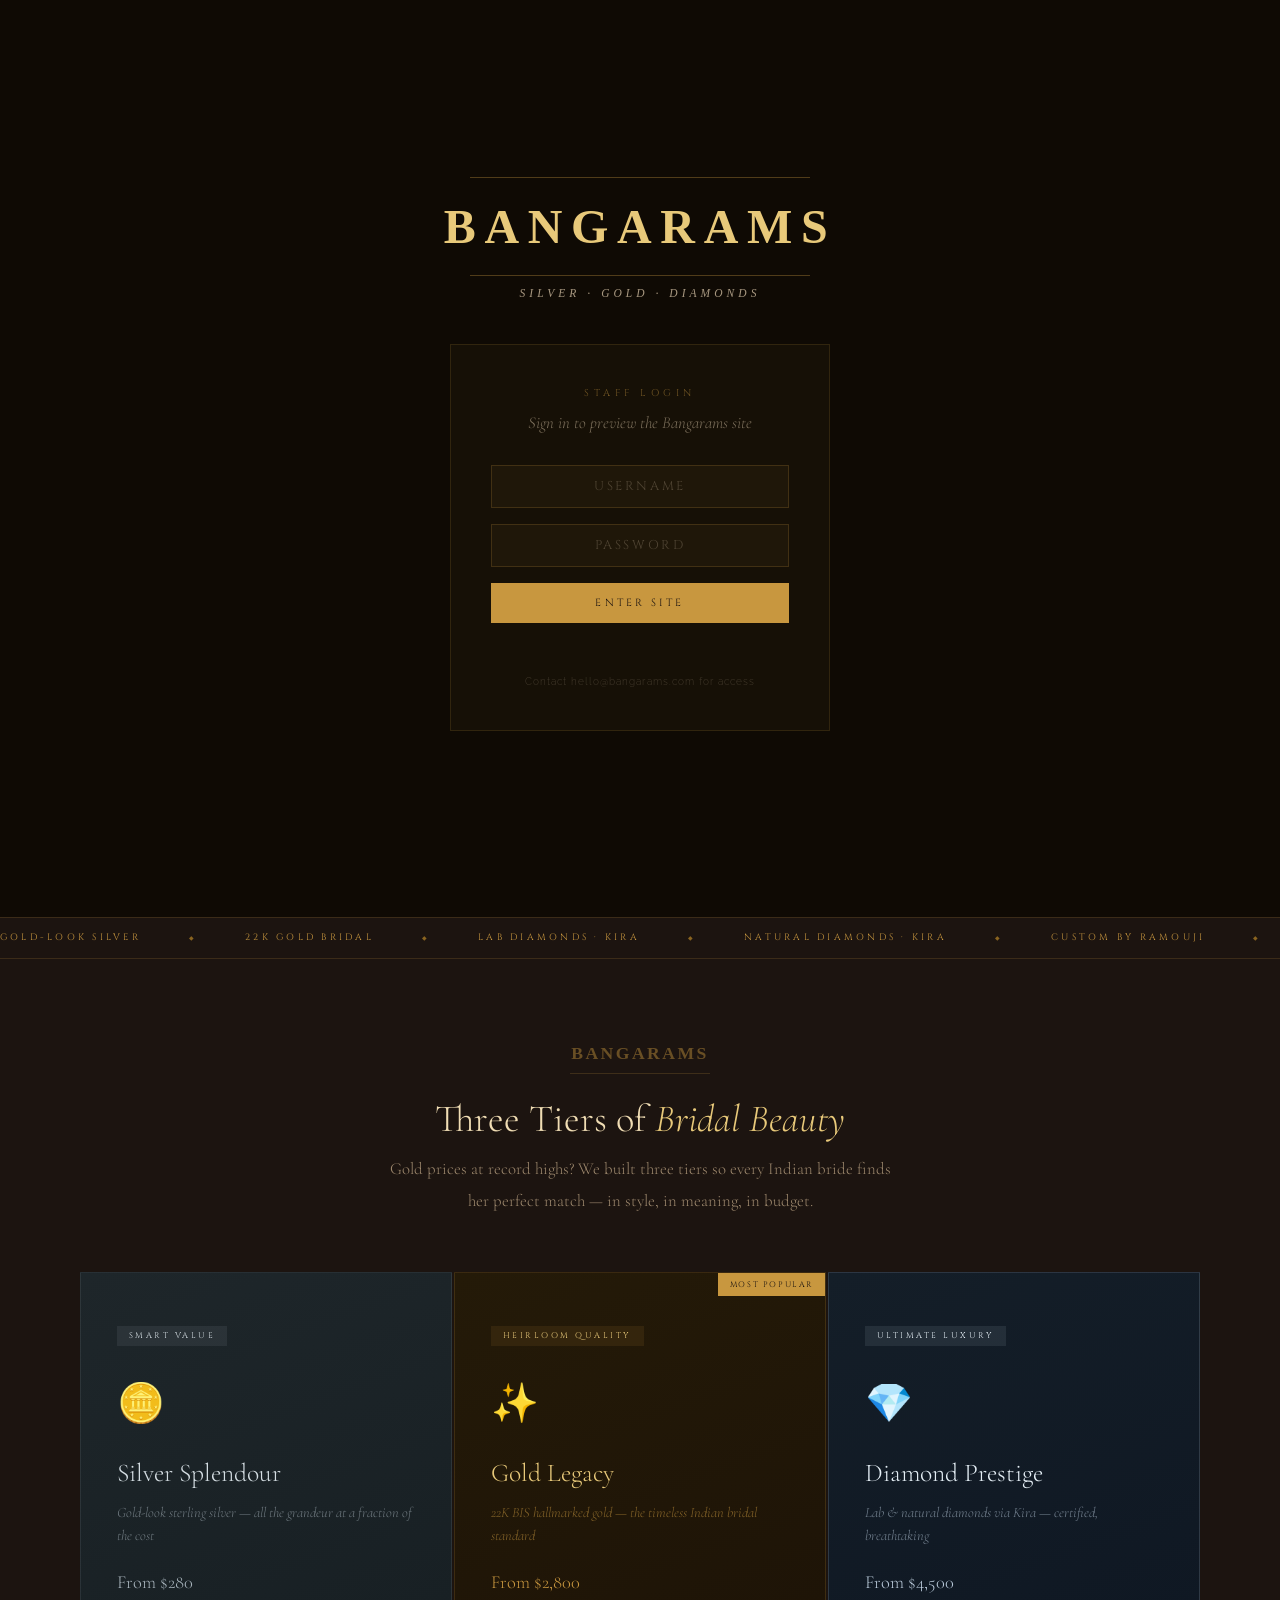
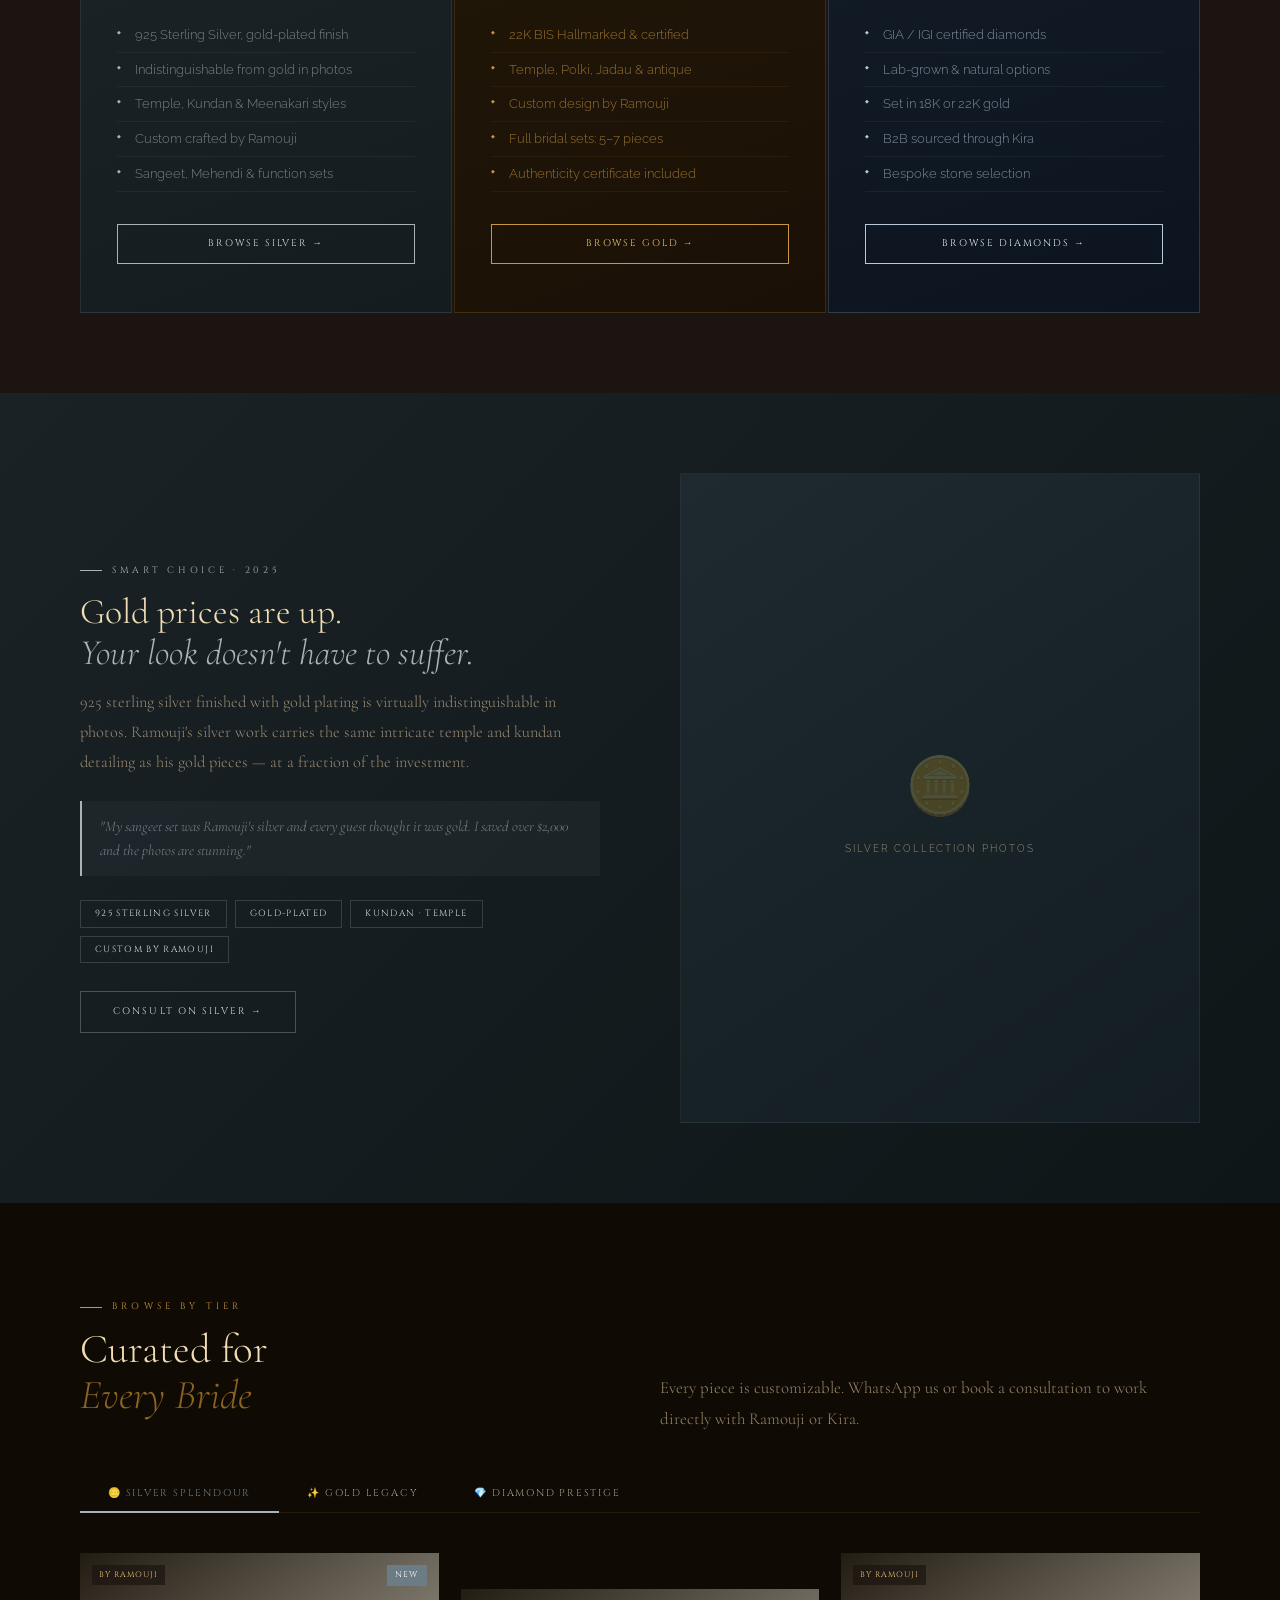
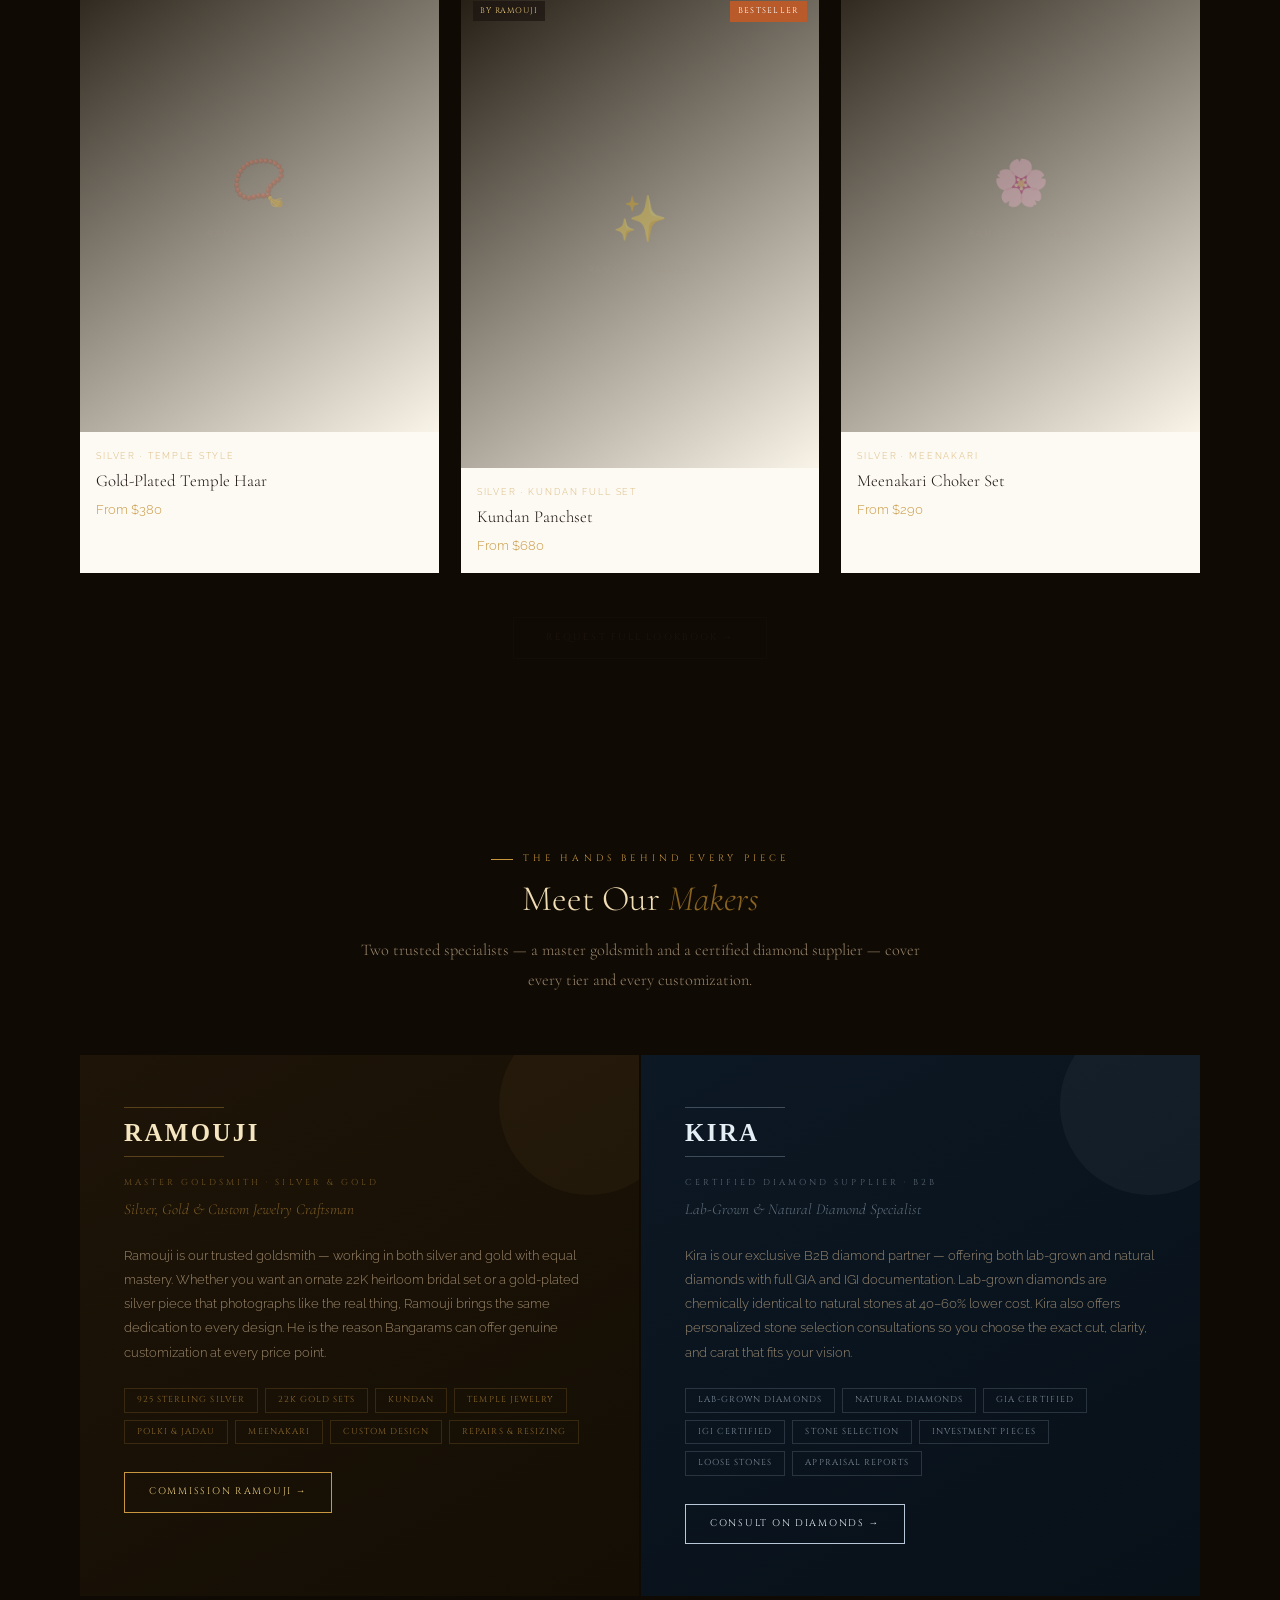
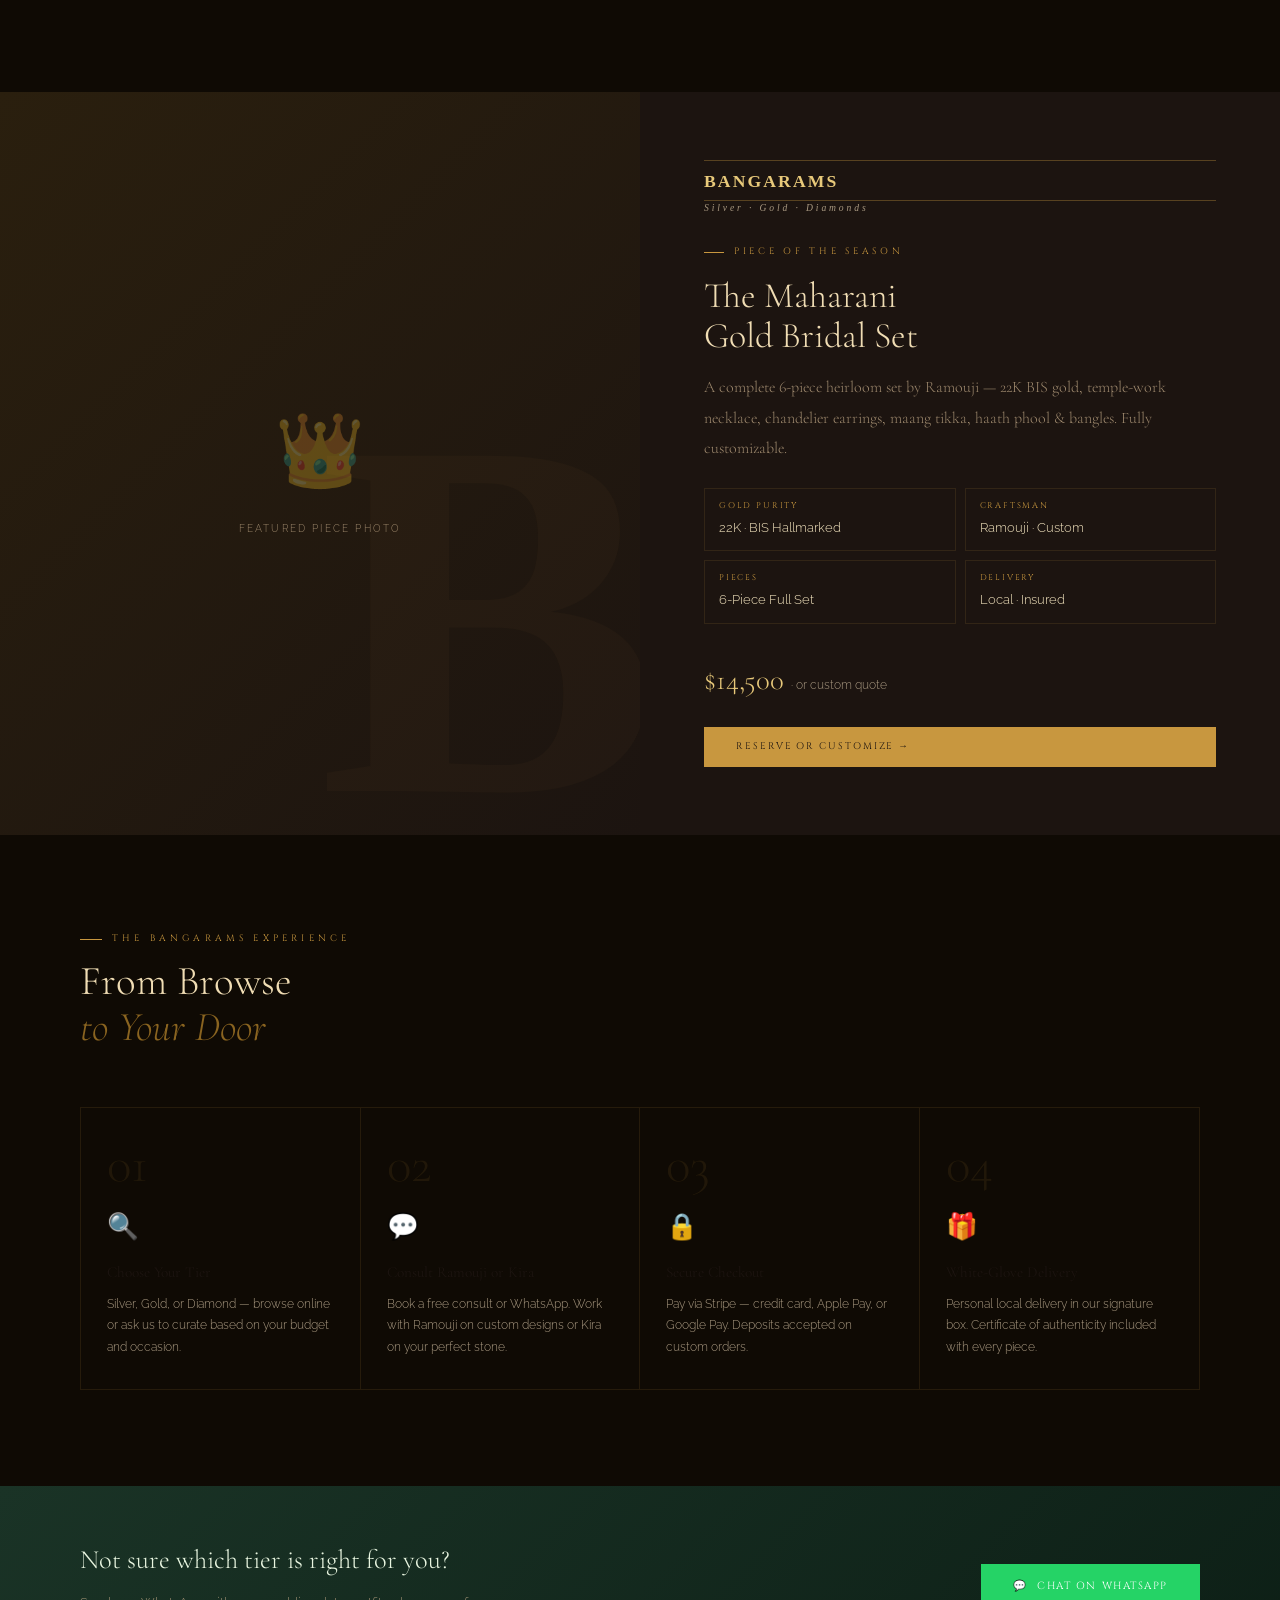
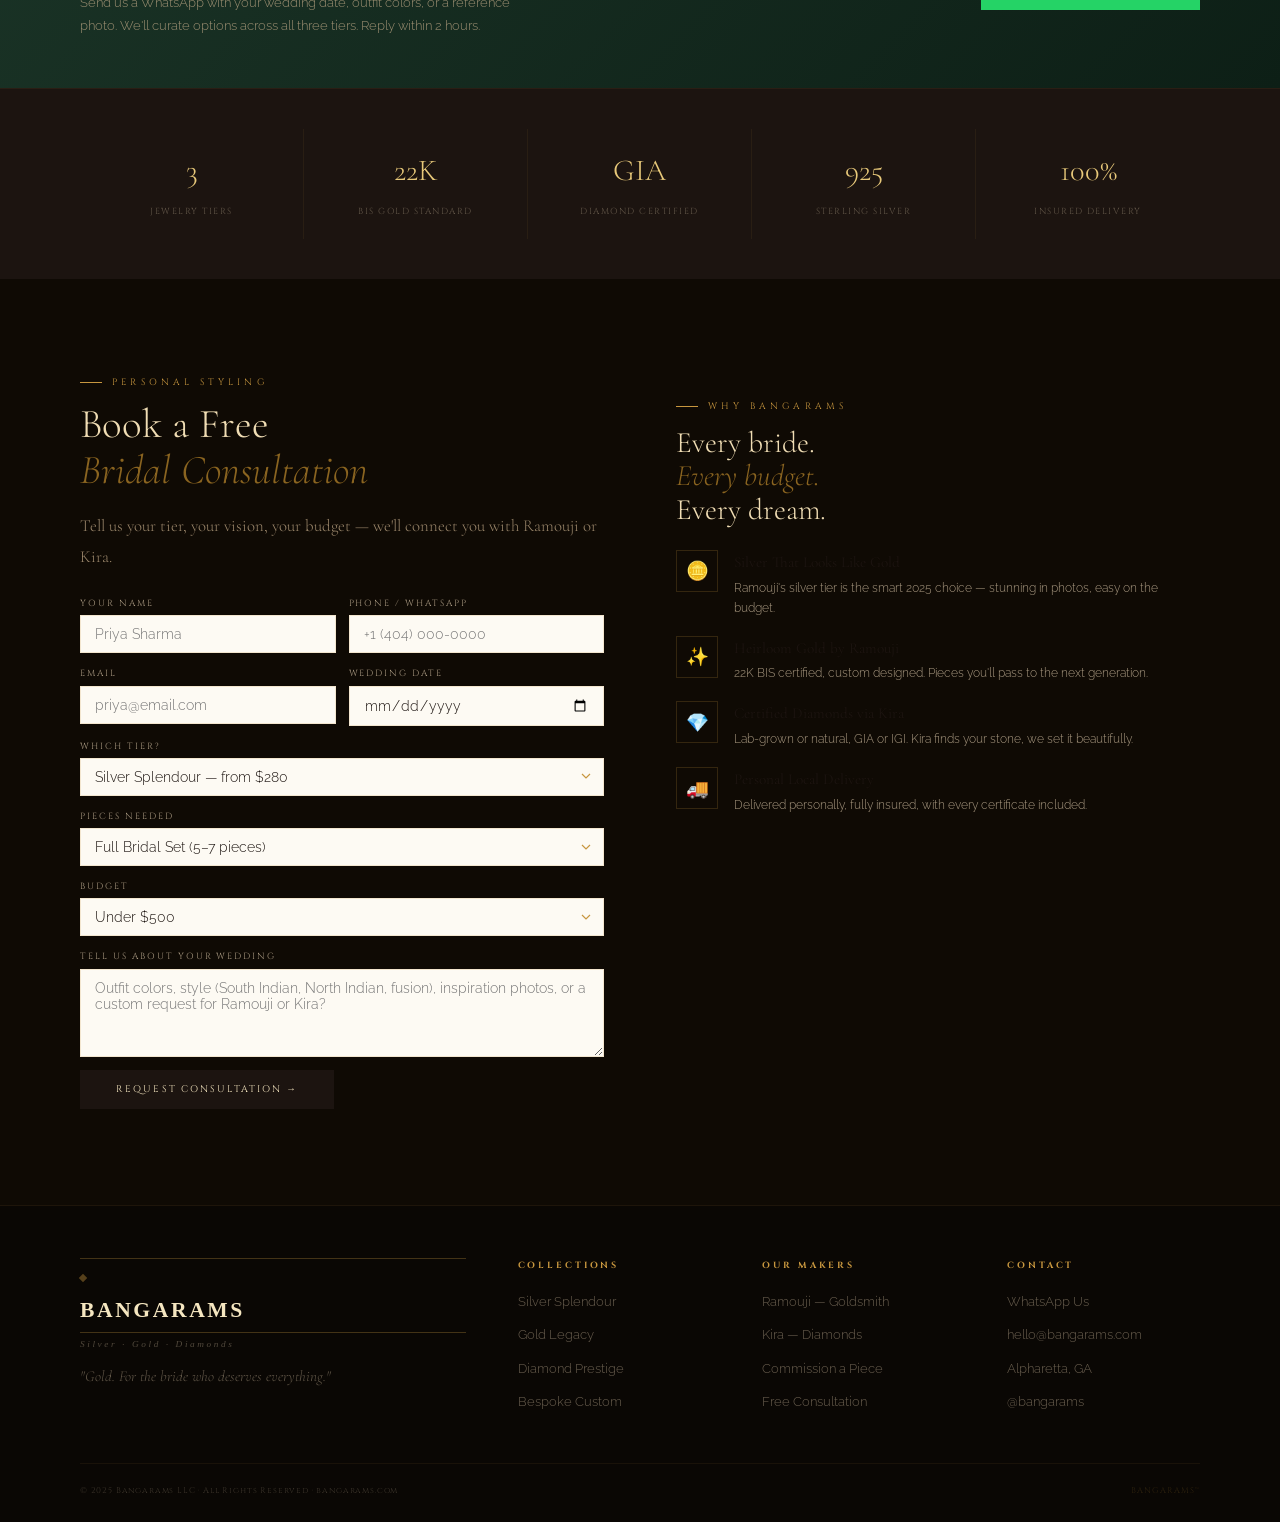
<file: index.html>
<!DOCTYPE html>
<html lang="en">
<head>
<meta charset="UTF-8">
<meta name="viewport" content="width=device-width, initial-scale=1.0">
<meta name="description" content="Bangarams — Exquisite Indian Bridal Jewelry. Silver, Gold & Diamonds. Curated by hand, delivered to your door. Serving Alpharetta, GA and beyond.">
<title>Bangarams — Indian Bridal Silver, Gold & Diamonds</title>
<link href="https://fonts.googleapis.com/css2?family=Cormorant+Garamond:ital,wght@0,300;0,400;0,600;1,400&family=Cinzel:wght@400;600;700&family=Raleway:wght@300;400;500&display=swap" rel="stylesheet">
<script src="theme.js"></script>
<link rel="stylesheet" href="theme.css">
<style>
/* ═══════════════════════════════════════
   PRIVATE REVIEW GATE
═══════════════════════════════════════ */
#preview-gate {
  position:fixed; inset:0; z-index:10000;
  background:#0F0A04;
  display:flex; flex-direction:column;
  align-items:center; justify-content:center;
  padding:40px;
}
#preview-gate.hidden { display:none; }

.gate-logo {
  margin-bottom:40px; text-align:center;
}
.gate-wordmark {
  font-family:'Palatino Linotype','Book Antiqua',Palatino,serif;
  font-size:clamp(1.8rem,5vw,3rem);
  font-weight:700; color:#E8C97A;
  letter-spacing:0.18em;
}
.gate-rule-top, .gate-rule-bot {
  width:100%; max-width:340px; height:1px;
  background:rgba(200,151,63,0.35); margin:8px auto;
}
.gate-tagline {
  font-family:'Palatino Linotype',Palatino,serif;
  font-size:0.72rem; color:#A89880;
  letter-spacing:0.35em; font-style:italic;
  text-align:center; margin-top:4px;
}

.gate-card {
  background:rgba(200,151,63,0.04);
  border:1px solid rgba(200,151,63,0.15);
  padding:40px; max-width:380px; width:100%;
  text-align:center;
}
.gate-title {
  font-family:'Cinzel',serif;
  font-size:0.62rem; letter-spacing:0.45em;
  text-transform:uppercase; color:rgba(200,151,63,0.5);
  margin-bottom:8px;
}
.gate-subtitle {
  font-family:'Cormorant Garamond',serif;
  font-style:italic; font-size:1.05rem;
  color:rgba(168,152,128,0.7); margin-bottom:28px;
  line-height:1.6;
}
.gate-input {
  width:100%; background:rgba(200,151,63,0.05);
  border:1px solid rgba(200,151,63,0.2);
  padding:12px 16px; color:#F5E6C0;
  font-family:'Cinzel',serif; font-size:0.8rem;
  letter-spacing:0.25em; text-align:center;
  outline:none; margin-bottom:16px;
  transition:border-color 0.3s;
}
.gate-input:focus { border-color:rgba(200,151,63,0.5); }
.gate-input::placeholder { color:rgba(168,152,128,0.35); letter-spacing:0.2em; }
.gate-btn {
  width:100%; background:var(--gold,#C8973F); color:#1C1410;
  border:none; padding:13px 24px;
  font-family:'Cinzel',serif; font-size:0.65rem;
  letter-spacing:0.3em; text-transform:uppercase;
  transition:background 0.3s; margin-bottom:12px;
}
.gate-btn:hover { background:#E8C97A; }
.gate-error {
  font-size:0.7rem; color:rgba(200,80,80,0.7);
  font-family:'Raleway',sans-serif; min-height:18px;
  letter-spacing:0.05em;
}
.gate-hint {
  margin-top:20px; font-size:0.65rem;
  color:rgba(168,152,128,0.3); letter-spacing:0.1em;
  font-family:'Raleway',sans-serif;
}

/* ═══════════════════════════════════════
   ROOT VARIABLES
═══════════════════════════════════════ */
:root {
  --gold:#C8973F; --gold-light:#E8C97A; --gold-pale:#F5E6C0; --gold-deep:#8A6420;
  --silver:#A8B4BC; --silver-light:#D4DDE2; --silver-deep:#6B7C85;
  --diamond:#B8C8D8; --diamond-ice:#E4EEF5;
  --ivory:#FDFAF3; --cream:#F7F0E0;
  --ink:#1C1410; --ink-soft:#3D2E1E; --ink-deep:#0F0A04;
  --navy:#080C18; --mist:#A89880;
}
*{margin:0;padding:0;box-sizing:border-box;}
html{scroll-behavior:smooth;}
body{background:var(--ivory);color:var(--ink);font-family:'Raleway',sans-serif;font-weight:300;font-size:15px;line-height:1.7;}

/* CURSOR — decorative accent dot; pointer/text cursors restored in theme.css */
#cursor{width:8px;height:8px;background:var(--gold);border-radius:50%;position:fixed;top:0;left:0;pointer-events:none;z-index:9999;transform:translate(-50%,-50%);transition:width .18s,height .18s,opacity .18s;opacity:.55;mix-blend-mode:multiply;}
#cursor.big{width:28px;height:28px;opacity:.2;}

/* ═══════════════════════════════════════
   LOGO COMPONENT (reusable)
═══════════════════════════════════════ */
.logo-mark {
  display:inline-flex; flex-direction:column;
  align-items:center; text-decoration:none;
  gap:0;
}
.logo-rule { height:1px; background:currentColor; opacity:0.45; width:100%; }
.logo-wordmark {
  font-family:'Palatino Linotype','Book Antiqua',Palatino,serif;
  font-weight:700; letter-spacing:0.12em;
}
.logo-tagline {
  font-family:'Palatino Linotype',Palatino,serif;
  font-style:italic; letter-spacing:0.28em;
}
.logo-diamond-tip {
  width:0; height:0; display:block; margin:0 auto;
}

/* NAV */
nav{position:fixed;top:0;left:0;right:0;z-index:100;display:flex;align-items:center;justify-content:space-between;padding:16px 48px;background:rgba(253,250,243,.95);backdrop-filter:blur(14px);border-bottom:1px solid rgba(200,151,63,.12);transition:padding .3s;}
nav.scrolled{padding:10px 48px;}
.nav-logo-wrap{text-decoration:none;display:flex;flex-direction:column;align-items:flex-start;gap:2px;}
.nav-logo-rule{height:0.5px;background:#C8973F;opacity:.5;width:100%;}
.nav-logo-text{font-family:'Palatino Linotype','Book Antiqua',Palatino,serif;font-size:1.25rem;font-weight:700;color:var(--ink);letter-spacing:.12em;}
.nav-logo-sub{font-family:'Palatino Linotype',serif;font-size:.52rem;color:var(--mist);letter-spacing:.3em;font-style:italic;}
.nav-links{display:flex;gap:28px;list-style:none;}
.nav-links a{font-size:.68rem;letter-spacing:.18em;text-transform:uppercase;color:var(--ink-soft);text-decoration:none;position:relative;padding-bottom:3px;}
.nav-links a::after{content:'';position:absolute;bottom:0;left:0;width:0;height:1px;background:var(--gold);transition:width .3s;}
.nav-links a:hover::after{width:100%;}
.nav-cta{background:var(--ink);color:var(--gold-pale);border:none;padding:9px 20px;font-family:'Cinzel',serif;font-size:.58rem;letter-spacing:.22em;text-transform:uppercase;text-decoration:none;transition:background .3s,color .3s;}
.nav-cta:hover{background:var(--gold);color:var(--ink);}
.hamburger{display:none;flex-direction:column;gap:5px;background:none;border:none;padding:4px;}
.hamburger span{display:block;width:22px;height:1.5px;background:var(--ink);}

/* MOBILE MENU */
.mobile-menu{display:none;position:fixed;inset:0;z-index:99;background:var(--ivory);flex-direction:column;align-items:center;justify-content:center;gap:28px;}
.mobile-menu.open{display:flex;}
.mobile-menu a{font-family:'Cormorant Garamond',serif;font-size:2rem;font-weight:300;color:var(--ink);text-decoration:none;}
.mobile-menu a:hover{color:var(--gold);}
.mobile-close{position:absolute;top:20px;right:28px;background:none;border:none;font-size:1.8rem;color:var(--ink);}

/* HERO */
.hero{min-height:100vh;display:grid;grid-template-columns:1fr 1fr;padding-top:72px;overflow:hidden;}
.hero-left{display:flex;flex-direction:column;justify-content:center;padding:80px 56px 80px 80px;z-index:2;}

/* HERO LOGO */
.hero-logo{margin-bottom:36px;}
.hero-logo-rule{height:0.6px;background:var(--gold);opacity:.5;width:100%;max-width:480px;}
.hero-logo-diamond{display:block;width:8px;height:8px;background:var(--gold);transform:rotate(45deg);margin:0 auto;opacity:.65;}
.hero-logo-text{font-family:'Palatino Linotype','Book Antiqua',Palatino,serif;font-size:clamp(2.4rem,4vw,4.2rem);font-weight:700;color:var(--ink);letter-spacing:.12em;line-height:1.05;text-align:left;}
.hero-logo-tagline{font-family:'Palatino Linotype',Palatino,serif;font-style:italic;font-size:.78rem;color:var(--mist);letter-spacing:.32em;text-align:left;margin-top:3px;}

.hero-eyebrow{font-family:'Cinzel',serif;font-size:.58rem;letter-spacing:.45em;text-transform:uppercase;color:var(--gold);opacity:.7;margin-bottom:20px;display:flex;align-items:center;gap:12px;}
.hero-eyebrow::before{content:'';display:block;width:28px;height:0.5px;background:var(--gold);}
.hero-title{font-family:'Cormorant Garamond',serif;font-size:clamp(2.6rem,4.5vw,5rem);font-weight:300;line-height:1.06;color:var(--ink);margin-bottom:22px;}
.hero-title em{font-style:italic;color:var(--gold-deep);}
.hero-desc{font-family:'Cormorant Garamond',serif;font-size:1.1rem;color:var(--mist);max-width:400px;margin-bottom:40px;line-height:1.85;}
.hero-actions{display:flex;gap:14px;flex-wrap:wrap;}
.btn-primary{background:var(--gold);color:var(--ink);padding:13px 32px;border:none;font-family:'Cinzel',serif;font-size:.6rem;letter-spacing:.22em;text-transform:uppercase;text-decoration:none;display:inline-block;transition:background .3s,transform .2s;}
.btn-primary:hover{background:var(--gold-deep);transform:translateY(-2px);}
.btn-outline{background:transparent;color:var(--ink);padding:12px 32px;border:1px solid rgba(28,20,16,.25);font-family:'Cinzel',serif;font-size:.6rem;letter-spacing:.22em;text-transform:uppercase;text-decoration:none;display:inline-block;transition:border-color .3s,color .3s;}
.btn-outline:hover{border-color:var(--gold);color:var(--gold);}
.hero-right{position:relative;overflow:hidden;background:linear-gradient(135deg,#E8C97A18,#C8973F0A);}
.hero-right::before{content:'B';position:absolute;bottom:-60px;right:-30px;font-family:'Palatino Linotype','Book Antiqua',Palatino,serif;font-size:32vw;font-weight:700;color:rgba(200,151,63,.04);line-height:1;pointer-events:none;}
.hero-img-ph{width:100%;height:100%;min-height:500px;display:flex;flex-direction:column;align-items:center;justify-content:center;gap:12px;color:var(--mist);}
.hero-img-ph .ph-icon{font-size:3.5rem;opacity:.3;}
.hero-img-ph p{font-size:.7rem;letter-spacing:.15em;text-transform:uppercase;opacity:.35;}
.hero-badge{position:absolute;bottom:36px;left:36px;background:var(--ink);color:var(--gold-pale);padding:16px 20px;font-size:.68rem;}
.hero-badge strong{display:block;font-family:'Cormorant Garamond',serif;font-size:1.2rem;color:var(--gold-light);font-weight:400;}

/* MARQUEE */
.marquee-strip{background:var(--ink);padding:12px 0;overflow:hidden;border-top:1px solid rgba(200,151,63,.18);border-bottom:1px solid rgba(200,151,63,.18);}
.marquee-inner{display:flex;gap:48px;width:max-content;animation:marquee 32s linear infinite;}
@keyframes marquee{from{transform:translateX(0)}to{transform:translateX(-50%)}}
.mi{font-family:'Cinzel',serif;font-size:.58rem;letter-spacing:.35em;text-transform:uppercase;color:var(--gold);white-space:nowrap;display:flex;align-items:center;gap:48px;}
.mi::after{content:'◆';color:var(--gold-deep);font-size:.38rem;}

/* SECTIONS */
section{padding:96px 80px;}
.stag{font-family:'Cinzel',serif;font-size:.58rem;letter-spacing:.45em;text-transform:uppercase;color:var(--gold);margin-bottom:12px;display:flex;align-items:center;gap:10px;}
.stag::before{content:'';display:block;width:22px;height:.5px;background:var(--gold);}
.sh{font-family:'Cormorant Garamond',serif;font-size:clamp(1.8rem,3.2vw,2.8rem);font-weight:300;line-height:1.12;color:var(--ink);margin-bottom:16px;}
.sh em{font-style:italic;color:var(--gold-deep);}
.sp{font-family:'Cormorant Garamond',serif;font-size:1.05rem;color:var(--mist);line-height:1.85;}

/* TIERS */
#tiers{background:var(--ink);padding:80px;}
.tiers-intro{text-align:center;margin-bottom:56px;}
.tiers-intro-logo{margin-bottom:24px;}
.tiers-intro h2{font-family:'Cormorant Garamond',serif;font-size:clamp(1.8rem,3vw,2.8rem);font-weight:300;color:var(--gold-pale);margin-bottom:12px;line-height:1.15;}
.tiers-intro p{color:rgba(168,152,128,.7);font-family:'Cormorant Garamond',serif;font-size:1.05rem;max-width:520px;margin:0 auto;line-height:1.85;}
.tiers-grid{display:grid;grid-template-columns:repeat(3,1fr);gap:2px;}
.tier{position:relative;padding:48px 36px;overflow:hidden;transition:background .4s;}
.tier-silver{background:linear-gradient(160deg,#1E262A,#141C20);border:1px solid rgba(168,180,188,.12);}
.tier-gold{background:linear-gradient(160deg,#241A08,#1A1006);border:1px solid rgba(200,151,63,.18);}
.tier-diamond{background:linear-gradient(160deg,#141E28,#0C1420);border:1px solid rgba(184,200,216,.18);}
.tier::after{content:'';position:absolute;inset:0;opacity:0;transition:opacity .4s;}
.tier-silver::after{background:radial-gradient(ellipse at 50% 0%,rgba(168,180,188,.07),transparent 65%);}
.tier-gold::after{background:radial-gradient(ellipse at 50% 0%,rgba(200,151,63,.09),transparent 65%);}
.tier-diamond::after{background:radial-gradient(ellipse at 50% 0%,rgba(184,200,216,.09),transparent 65%);}
.tier:hover::after{opacity:1;}
.tier-badge{display:inline-block;font-family:'Cinzel',serif;font-size:.52rem;letter-spacing:.3em;text-transform:uppercase;padding:3px 12px;margin-bottom:24px;}
.tier-silver .tier-badge{background:rgba(168,180,188,.1);color:var(--silver-light);}
.tier-gold .tier-badge{background:rgba(200,151,63,.1);color:var(--gold-light);}
.tier-diamond .tier-badge{background:rgba(184,200,216,.1);color:var(--diamond-ice);}
.tier-icon{font-size:2.4rem;margin-bottom:16px;display:block;}
.tier-name{font-family:'Cormorant Garamond',serif;font-size:1.6rem;font-weight:300;margin-bottom:6px;}
.tier-silver .tier-name{color:var(--silver-light);}
.tier-gold .tier-name{color:var(--gold-light);}
.tier-diamond .tier-name{color:var(--diamond-ice);}
.tier-subtitle{font-family:'Cormorant Garamond',serif;font-style:italic;font-size:.9rem;margin-bottom:20px;line-height:1.6;}
.tier-silver .tier-subtitle{color:rgba(168,180,188,.6);}
.tier-gold .tier-subtitle{color:rgba(200,151,63,.6);}
.tier-diamond .tier-subtitle{color:rgba(184,200,216,.6);}
.tier-price{font-family:'Cormorant Garamond',serif;font-size:1.15rem;margin-bottom:20px;}
.tier-silver .tier-price{color:var(--silver);}
.tier-gold .tier-price{color:var(--gold);}
.tier-diamond .tier-price{color:var(--diamond);}
.tier-features{list-style:none;margin-bottom:32px;}
.tier-features li{font-size:.8rem;padding:6px 0 6px 18px;position:relative;border-bottom:1px solid;}
.tier-silver .tier-features li{color:rgba(168,180,188,.65);border-color:rgba(168,180,188,.07);}
.tier-gold .tier-features li{color:rgba(200,151,63,.7);border-color:rgba(200,151,63,.07);}
.tier-diamond .tier-features li{color:rgba(184,200,216,.65);border-color:rgba(184,200,216,.07);}
.tier-features li::before{content:'◆';position:absolute;left:0;font-size:.32rem;top:10px;}
.tier-silver .tier-features li::before{color:var(--silver);}
.tier-gold .tier-features li::before{color:var(--gold);}
.tier-diamond .tier-features li::before{color:var(--diamond);}
.btn-tier{display:inline-block;width:100%;text-align:center;padding:11px 20px;border:1px solid;text-decoration:none;font-family:'Cinzel',serif;font-size:.6rem;letter-spacing:.2em;text-transform:uppercase;transition:background .3s,color .3s;}
.tier-silver .btn-tier{border-color:var(--silver);color:var(--silver-light);}
.tier-silver .btn-tier:hover{background:var(--silver);color:var(--ink);}
.tier-gold .btn-tier{border-color:var(--gold);color:var(--gold-light);}
.tier-gold .btn-tier:hover{background:var(--gold);color:var(--ink);}
.tier-diamond .btn-tier{border-color:var(--diamond);color:var(--diamond-ice);}
.tier-diamond .btn-tier:hover{background:var(--diamond);color:var(--ink);}
.tier-popular{position:absolute;top:0;right:0;background:var(--gold);color:var(--ink);font-family:'Cinzel',serif;font-size:.5rem;letter-spacing:.2em;text-transform:uppercase;padding:5px 12px;}

/* SILVER SPOTLIGHT */
#silver-spotlight{background:linear-gradient(135deg,#1A2226,#0E1618);padding:80px;display:grid;grid-template-columns:1fr 1fr;gap:80px;align-items:center;}
.silver-tag{font-family:'Cinzel',serif;font-size:.58rem;letter-spacing:.4em;text-transform:uppercase;color:var(--silver);margin-bottom:14px;display:flex;align-items:center;gap:10px;}
.silver-tag::before{content:'';display:block;width:22px;height:.5px;background:var(--silver);}
.silver-h{font-family:'Cormorant Garamond',serif;font-size:clamp(1.7rem,2.8vw,2.6rem);font-weight:300;color:var(--silver-light);line-height:1.12;margin-bottom:14px;}
.silver-h em{font-style:italic;color:var(--silver);}
.silver-desc{font-family:'Cormorant Garamond',serif;font-size:1.02rem;color:rgba(168,180,188,.65);line-height:1.85;margin-bottom:24px;}
.silver-note{background:rgba(168,180,188,.05);border-left:2px solid var(--silver);padding:14px 18px;margin-bottom:24px;font-family:'Cormorant Garamond',serif;font-style:italic;color:rgba(168,180,188,.65);font-size:.92rem;line-height:1.6;}
.silver-pills{display:flex;flex-wrap:wrap;gap:8px;margin-bottom:28px;}
.silver-pill{border:1px solid rgba(168,180,188,.22);color:var(--silver-light);padding:5px 14px;font-family:'Cinzel',serif;font-size:.56rem;letter-spacing:.15em;text-transform:uppercase;}
.silver-img{background:linear-gradient(145deg,#1E2A30,#131D22);border:1px solid rgba(168,180,188,.08);aspect-ratio:4/5;display:flex;align-items:center;justify-content:center;}
.silver-img-inner{text-align:center;color:rgba(168,180,188,.22);}
.silver-img-inner span{font-size:3.5rem;display:block;margin-bottom:8px;}
.silver-img-inner p{font-size:.62rem;letter-spacing:.2em;text-transform:uppercase;}

/* COLLECTIONS TABS */
#collections{background:var(--cream);}
.collections-intro{display:grid;grid-template-columns:1fr 1fr;gap:40px;align-items:end;margin-bottom:40px;}
.tab-bar{display:flex;gap:0;margin-bottom:40px;border-bottom:1px solid rgba(200,151,63,.12);}
.tab-btn{padding:12px 28px;border:none;background:transparent;font-family:'Cinzel',serif;font-size:.62rem;letter-spacing:.18em;text-transform:uppercase;color:var(--mist);position:relative;transition:color .3s;}
.tab-btn::after{content:'';position:absolute;bottom:-1px;left:0;right:0;height:2px;background:transparent;transition:background .3s;}
.tab-btn.active-silver{color:var(--silver-deep);}
.tab-btn.active-silver::after{background:var(--silver);}
.tab-btn.active-gold{color:var(--gold-deep);}
.tab-btn.active-gold::after{background:var(--gold);}
.tab-btn.active-diamond{color:#4A7A9A;}
.tab-btn.active-diamond::after{background:var(--diamond);}
.tab-panel{display:none;}
.tab-panel.active{display:block;}
.catalog-grid{display:grid;grid-template-columns:repeat(3,1fr);gap:22px;}
.catalog-card{background:var(--ivory);position:relative;overflow:hidden;transition:transform .4s;}
.catalog-card:hover{transform:translateY(-5px);}
.catalog-card:nth-child(2){margin-top:36px;}
.card-img{aspect-ratio:3/4;display:flex;flex-direction:column;align-items:center;justify-content:center;color:var(--mist);position:relative;overflow:hidden;}
.ci-silver{background:linear-gradient(145deg,#E8EDF0,#D0D8DC);}
.ci-gold{background:linear-gradient(145deg,var(--cream),#E8C97A1A);}
.ci-diamond{background:linear-gradient(145deg,#E4EEF5,#C8D8E8);}
.card-img-icon{font-size:2.8rem;opacity:.32;margin-bottom:6px;}
.card-img-label{font-size:.58rem;letter-spacing:.2em;text-transform:uppercase;opacity:.35;}
.card-img::after{content:'';position:absolute;inset:0;background:linear-gradient(to top,rgba(28,20,16,.5),transparent 50%);opacity:0;transition:opacity .3s;}
.catalog-card:hover .card-img::after{opacity:1;}
.card-overlay{position:absolute;bottom:0;left:0;right:0;padding:18px;transform:translateY(8px);opacity:0;transition:all .3s;z-index:2;}
.catalog-card:hover .card-overlay{transform:translateY(0);opacity:1;}
.card-overlay .btn-primary{padding:8px 20px;font-size:.58rem;}
.card-info{padding:16px;}
.card-cat{font-size:.58rem;letter-spacing:.2em;text-transform:uppercase;margin-bottom:4px;}
.cc-silver{color:var(--silver-deep);}
.cc-gold{color:var(--gold);}
.cc-diamond{color:#4A7A9A;}
.card-name{font-family:'Cormorant Garamond',serif;font-size:1.05rem;color:var(--ink);margin-bottom:3px;font-weight:300;}
.card-price{font-size:.8rem;color:var(--mist);}
.card-badge{position:absolute;top:12px;right:12px;color:#fff;font-family:'Cinzel',serif;font-size:.52rem;letter-spacing:.15em;text-transform:uppercase;padding:3px 8px;}
.cb-new{background:var(--silver-deep);}
.cb-hot{background:#B85A2A;}
.cb-sig{background:var(--gold-deep);}
.cb-lab{background:#3A6A8A;}
.cb-gia{background:#1A3A4A;}
.cb-bespoke{background:#2A4A5A;}
.maker-tag{position:absolute;top:12px;left:12px;background:rgba(28,20,16,.72);font-family:'Cinzel',serif;font-size:.5rem;letter-spacing:.12em;text-transform:uppercase;padding:3px 7px;}
.mt-gold{color:var(--gold-light);}
.mt-dia{color:var(--diamond-ice);}

/* ARTISANS */
#artisans{background:var(--ivory);padding:96px 80px;}
.artisans-intro{text-align:center;max-width:560px;margin:0 auto 60px;}
.artisans-intro p{color:var(--mist);font-family:'Cormorant Garamond',serif;font-size:1.02rem;line-height:1.85;margin-top:10px;}
.artisans-grid{display:grid;grid-template-columns:1fr 1fr;gap:2px;}
.artisan-card{padding:52px 44px;position:relative;overflow:hidden;}
.artisan-ramouji{background:linear-gradient(150deg,#1E1408,#140E04);}
.artisan-kira{background:linear-gradient(150deg,#0C1824,#081018);}
.artisan-card::before{content:'';position:absolute;top:-40px;right:-40px;width:180px;height:180px;border-radius:50%;opacity:.05;}
.artisan-ramouji::before{background:var(--gold);}
.artisan-kira::before{background:var(--diamond);}
/* Artisan logo mark */
.artisan-logo-mark{margin-bottom:20px;}
.artisan-logo-rule{height:.5px;width:100px;}
.artisan-ramouji .artisan-logo-rule{background:rgba(200,151,63,.35);}
.artisan-kira .artisan-logo-rule{background:rgba(184,200,216,.3);}
.artisan-logo-name{font-family:'Palatino Linotype','Book Antiqua',Palatino,serif;font-size:1.55rem;font-weight:700;letter-spacing:.1em;margin:4px 0 2px;}
.artisan-ramouji .artisan-logo-name{color:var(--gold-pale);}
.artisan-kira .artisan-logo-name{color:var(--diamond-ice);}
.artisan-label{font-family:'Cinzel',serif;font-size:.54rem;letter-spacing:.35em;text-transform:uppercase;margin-bottom:6px;}
.artisan-ramouji .artisan-label{color:rgba(200,151,63,.5);}
.artisan-kira .artisan-label{color:rgba(184,200,216,.45);}
.artisan-role{font-family:'Cormorant Garamond',serif;font-style:italic;font-size:.95rem;margin-bottom:20px;}
.artisan-ramouji .artisan-role{color:rgba(200,151,63,.55);}
.artisan-kira .artisan-role{color:rgba(184,200,216,.5);}
.artisan-desc{font-size:.84rem;line-height:1.8;margin-bottom:24px;}
.artisan-ramouji .artisan-desc{color:rgba(245,230,192,.55);}
.artisan-kira .artisan-desc{color:rgba(228,238,245,.5);}
.artisan-services{display:flex;flex-wrap:wrap;gap:7px;margin-bottom:28px;}
.artisan-service{font-family:'Cinzel',serif;font-size:.54rem;letter-spacing:.12em;text-transform:uppercase;padding:4px 12px;border:1px solid;}
.artisan-ramouji .artisan-service{border-color:rgba(200,151,63,.18);color:rgba(200,151,63,.65);}
.artisan-kira .artisan-service{border-color:rgba(184,200,216,.18);color:rgba(184,200,216,.65);}
.btn-artisan{display:inline-block;padding:11px 24px;border:1px solid;text-decoration:none;font-family:'Cinzel',serif;font-size:.6rem;letter-spacing:.18em;text-transform:uppercase;transition:background .3s,color .3s;}
.artisan-ramouji .btn-artisan{border-color:var(--gold);color:var(--gold-light);}
.artisan-ramouji .btn-artisan:hover{background:var(--gold);color:var(--ink);}
.artisan-kira .btn-artisan{border-color:var(--diamond);color:var(--diamond-ice);}
.artisan-kira .btn-artisan:hover{background:var(--diamond);color:var(--ink);}

/* FEATURED */
#featured{background:var(--ink);display:grid;grid-template-columns:1fr 1fr;gap:0;padding:0;}
.featured-img{background:linear-gradient(135deg,#2A1F0E,#1C1410);min-height:560px;display:flex;align-items:center;justify-content:center;position:relative;overflow:hidden;}
.featured-img::before{content:'B';position:absolute;bottom:-40px;right:-20px;font-family:'Palatino Linotype','Book Antiqua',Palatino,serif;font-size:40vw;font-weight:700;color:rgba(200,151,63,.03);line-height:1;pointer-events:none;}
.featured-img-inner{text-align:center;color:rgba(200,151,63,.28);z-index:1;position:relative;}
.featured-img-inner span{font-size:4.5rem;display:block;margin-bottom:10px;}
.featured-img-inner p{font-size:.62rem;letter-spacing:.22em;text-transform:uppercase;}
.featured-content{padding:68px 64px;display:flex;flex-direction:column;justify-content:center;}
.featured-logo-mark{margin-bottom:28px;}
.featured-logo-rule{height:.5px;background:rgba(200,151,63,.35);width:100%;}
.featured-logo-text{font-family:'Palatino Linotype','Book Antiqua',Palatino,serif;font-size:1.1rem;font-weight:700;color:var(--gold-light);letter-spacing:.12em;margin:6px 0 3px;}
.featured-logo-tag{font-family:'Palatino Linotype',Palatino,serif;font-style:italic;font-size:.6rem;color:var(--mist);letter-spacing:.3em;}
.featured-tag{font-family:'Cinzel',serif;font-size:.58rem;letter-spacing:.4em;text-transform:uppercase;color:var(--gold);margin-bottom:16px;display:flex;align-items:center;gap:10px;}
.featured-tag::before{content:'';display:block;width:20px;height:.5px;background:var(--gold);}
.featured-title{font-family:'Cormorant Garamond',serif;font-size:clamp(1.8rem,2.8vw,2.6rem);font-weight:300;color:var(--gold-pale);line-height:1.12;margin-bottom:16px;}
.featured-desc{font-family:'Cormorant Garamond',serif;font-size:1rem;color:rgba(168,152,128,.75);line-height:1.9;margin-bottom:24px;}
.featured-specs{display:grid;grid-template-columns:1fr 1fr;gap:9px;margin-bottom:32px;}
.spec{border:1px solid rgba(200,151,63,.13);padding:10px 14px;}
.spec-label{font-family:'Cinzel',serif;font-size:.52rem;letter-spacing:.22em;text-transform:uppercase;color:var(--gold);display:block;margin-bottom:2px;}
.spec-val{font-size:.82rem;color:var(--gold-pale);}
.featured-price{font-family:'Cormorant Garamond',serif;font-size:1.8rem;color:var(--gold-light);margin-bottom:22px;}
.featured-price span{font-size:.78rem;color:var(--mist);font-family:'Raleway',sans-serif;font-weight:300;}
.btn-gold{background:var(--gold);color:var(--ink);border:none;padding:12px 32px;font-family:'Cinzel',serif;font-size:.6rem;letter-spacing:.2em;text-transform:uppercase;text-decoration:none;display:inline-block;transition:background .3s;}
.btn-gold:hover{background:var(--gold-light);}

/* HOW */
#how{background:var(--ivory);}
.steps-grid{display:grid;grid-template-columns:repeat(4,1fr);gap:0;margin-top:56px;border:1px solid rgba(200,151,63,.12);}
.step{padding:32px 26px;border-right:1px solid rgba(200,151,63,.12);}
.step:last-child{border-right:none;}
.step-num{font-family:'Cormorant Garamond',serif;font-size:3.2rem;color:rgba(200,151,63,.1);line-height:1;margin-bottom:14px;font-weight:300;}
.step-icon{font-size:1.6rem;margin-bottom:12px;}
.step-title{font-family:'Cormorant Garamond',serif;font-size:.95rem;color:var(--ink);margin-bottom:7px;font-weight:400;}
.step-desc{font-size:.78rem;color:var(--mist);line-height:1.7;}

/* WA BANNER */
.wa-banner{background:linear-gradient(135deg,#1A3326,#0D1F16);padding:52px 80px;display:flex;align-items:center;justify-content:space-between;gap:40px;}
.wa-title{font-family:'Cormorant Garamond',serif;font-size:1.65rem;color:#E8F5E0;margin-bottom:8px;font-weight:300;}
.wa-desc{color:rgba(200,230,200,.55);font-size:.84rem;max-width:460px;line-height:1.7;}
.btn-wa{background:#25D366;color:#fff;border:none;padding:14px 32px;font-family:'Cinzel',serif;font-size:.65rem;letter-spacing:.15em;text-transform:uppercase;text-decoration:none;display:inline-flex;align-items:center;gap:9px;white-space:nowrap;flex-shrink:0;transition:background .3s,transform .2s;}
.btn-wa:hover{background:#1EBD56;transform:translateY(-2px);}

/* TRUST */
.trust-bar{background:var(--ink);padding:40px 80px;display:grid;grid-template-columns:repeat(5,1fr);gap:0;border-top:1px solid rgba(200,151,63,.08);}
.trust-item{text-align:center;padding:16px;border-right:1px solid rgba(200,151,63,.08);}
.trust-item:last-child{border-right:none;}
.trust-num{font-family:'Cormorant Garamond',serif;font-size:1.9rem;color:var(--gold-light);font-weight:300;display:block;}
.trust-label{font-family:'Cinzel',serif;font-size:.55rem;letter-spacing:.17em;text-transform:uppercase;color:rgba(168,152,128,.5);}

/* CONSULT */
#consult{background:var(--cream);display:grid;grid-template-columns:1fr 1fr;gap:72px;align-items:start;}
.consult-form{display:flex;flex-direction:column;gap:13px;margin-top:24px;}
.form-row{display:grid;grid-template-columns:1fr 1fr;gap:13px;}
.form-group{display:flex;flex-direction:column;gap:4px;}
.form-group label{font-family:'Cinzel',serif;font-size:.56rem;letter-spacing:.22em;text-transform:uppercase;color:var(--mist);}
.form-group input,.form-group select,.form-group textarea{background:var(--ivory);border:1px solid rgba(200,151,63,.2);padding:10px 14px;color:var(--ink);font-family:'Raleway',sans-serif;font-size:.85rem;font-weight:300;outline:none;transition:border-color .3s;}
.form-group input:focus,.form-group select:focus,.form-group textarea:focus{border-color:var(--gold);}
.form-group textarea{resize:vertical;min-height:88px;}
.form-group select{appearance:none;background-image:url("data:image/svg+xml,%3Csvg xmlns='http://www.w3.org/2000/svg' width='10' height='7'%3E%3Cpath d='M1 1l4 4 4-4' stroke='%23C8973F' stroke-width='1.2' fill='none'/%3E%3C/svg%3E");background-repeat:no-repeat;background-position:right 12px center;}
.form-submit{background:var(--ink);color:var(--gold-pale);border:none;padding:13px 36px;font-family:'Cinzel',serif;font-size:.6rem;letter-spacing:.22em;text-transform:uppercase;align-self:flex-start;transition:background .3s;}
.form-submit:hover{background:var(--gold);color:var(--ink);}
.consult-right{padding-top:24px;}
.consult-features{display:flex;flex-direction:column;gap:18px;margin-top:24px;}
.cf-item{display:flex;gap:16px;align-items:flex-start;}
.cf-icon{width:42px;height:42px;flex-shrink:0;border:1px solid rgba(200,151,63,.2);display:flex;align-items:center;justify-content:center;font-size:1.15rem;}
.cf-title{font-family:'Cormorant Garamond',serif;font-size:.95rem;color:var(--ink);margin-bottom:2px;font-weight:400;}
.cf-desc{font-size:.78rem;color:var(--mist);line-height:1.6;}

/* FOOTER */
footer{background:var(--ink);padding:52px 80px 24px;border-top:1px solid rgba(200,151,63,.08);}
.footer-top{display:grid;grid-template-columns:2fr 1fr 1fr 1fr;gap:52px;margin-bottom:40px;}

/* Footer logo */
.footer-logo-wrap{margin-bottom:12px;}
.footer-logo-rule{height:.5px;background:rgba(200,151,63,.3);margin-bottom:4px;width:100%;}
.footer-logo-rule-bot{margin-top:4px;}
.footer-logo-text{font-family:'Palatino Linotype','Book Antiqua',Palatino,serif;font-size:1.35rem;font-weight:700;color:var(--gold-pale);letter-spacing:.12em;}
.footer-logo-tag{font-family:'Palatino Linotype',Palatino,serif;font-style:italic;font-size:.58rem;color:rgba(168,152,128,.45);letter-spacing:.28em;}
.footer-tagline{font-family:'Cormorant Garamond',serif;font-style:italic;font-size:.95rem;color:rgba(168,152,128,.55);line-height:1.7;}
.footer-col h4{font-family:'Cinzel',serif;font-size:.56rem;letter-spacing:.32em;text-transform:uppercase;color:var(--gold);margin-bottom:16px;}
.footer-col ul{list-style:none;}
.footer-col li{margin-bottom:8px;}
.footer-col a{color:rgba(168,152,128,.6);text-decoration:none;font-size:.8rem;transition:color .3s;}
.footer-col a:hover{color:var(--gold-light);}
.footer-bottom{border-top:1px solid rgba(200,151,63,.08);padding-top:20px;display:flex;justify-content:space-between;align-items:center;}
.footer-copy{font-family:'Cinzel',serif;font-size:.52rem;color:rgba(168,152,128,.3);letter-spacing:.1em;}
.footer-tm{font-family:'Cinzel',serif;font-size:.52rem;color:rgba(200,151,63,.18);letter-spacing:.12em;}

/* MODAL */
.modal-overlay{display:none;position:fixed;inset:0;z-index:200;background:rgba(28,20,16,.88);backdrop-filter:blur(5px);align-items:center;justify-content:center;padding:20px;}
.modal-overlay.open{display:flex;}
.modal{background:var(--ivory);max-width:520px;width:100%;padding:40px;position:relative;max-height:90vh;overflow-y:auto;}
.modal-close{position:absolute;top:12px;right:16px;background:none;border:none;font-size:1.3rem;color:var(--mist);}
.modal-tier-badge{display:inline-block;font-family:'Cinzel',serif;font-size:.55rem;letter-spacing:.22em;text-transform:uppercase;padding:3px 10px;margin-bottom:14px;}
.mt-silver{background:rgba(168,180,188,.1);color:var(--silver-deep);}
.mt-gold-b{background:rgba(200,151,63,.1);color:var(--gold-deep);}
.mt-dia-b{background:rgba(184,200,216,.13);color:#3A6A8A;}
.modal-img{width:100%;aspect-ratio:4/3;background:linear-gradient(135deg,var(--cream),#E8C97A18);margin-bottom:18px;display:flex;align-items:center;justify-content:center;font-size:3.2rem;color:rgba(200,151,63,.28);}
.modal h2{font-family:'Cormorant Garamond',serif;font-size:1.45rem;margin-bottom:5px;color:var(--ink);font-weight:300;}
.modal-artisan{font-family:'Cinzel',serif;font-size:.6rem;color:var(--mist);letter-spacing:.12em;margin-bottom:10px;text-transform:uppercase;}
.modal p.modal-desc{color:var(--mist);margin-bottom:18px;font-size:.86rem;line-height:1.7;}
.modal-price{font-family:'Cormorant Garamond',serif;font-size:1.6rem;color:var(--gold-deep);margin-bottom:16px;}
.modal .btn-primary{width:100%;text-align:center;margin-bottom:9px;display:block;}
.modal .btn-wa{width:100%;justify-content:center;}

/* ANIMATIONS */
.reveal{opacity:0;transform:translateY(24px);transition:opacity .6s ease,transform .6s ease;}
.reveal.visible{opacity:1;transform:translateY(0);}
.rd1{transition-delay:.1s;}.rd2{transition-delay:.2s;}.rd3{transition-delay:.3s;}

/* RESPONSIVE */
@media(max-width:960px){
  nav{padding:12px 20px;} .nav-links,.nav-cta{display:none;} .hamburger{display:flex;}
  section{padding:60px 24px;}
  .hero{grid-template-columns:1fr;min-height:auto;} .hero-left{padding:90px 24px 44px;} .hero-right{min-height:280px;}
  .tiers-grid{grid-template-columns:1fr;} #tiers{padding:60px 24px;}
  #silver-spotlight{grid-template-columns:1fr;gap:36px;padding:60px 24px;}
  .catalog-grid{grid-template-columns:1fr 1fr;} .catalog-card:nth-child(2){margin-top:0;}
  .artisans-grid{grid-template-columns:1fr;} .artisan-card{padding:36px 24px;}
  #featured{grid-template-columns:1fr;} .featured-img{min-height:260px;} .featured-content{padding:40px 24px;}
  .wa-banner{flex-direction:column;padding:36px 24px;text-align:center;}
  .steps-grid{grid-template-columns:1fr 1fr;} .step{border-bottom:1px solid rgba(200,151,63,.08);}
  .trust-bar{grid-template-columns:repeat(3,1fr);padding:24px;}
  #consult{grid-template-columns:1fr;gap:0;padding:60px 24px;} .form-row{grid-template-columns:1fr;}
  .footer-top{grid-template-columns:1fr 1fr;gap:24px;} .footer-bottom{flex-direction:column;gap:8px;text-align:center;}
  footer{padding:36px 24px 20px;} .collections-intro{grid-template-columns:1fr;}
  .tab-btn{padding:10px 14px;font-size:.58rem;} #artisans{padding:60px 24px;}
}
@media(max-width:520px){
  .catalog-grid{grid-template-columns:1fr;} .steps-grid{grid-template-columns:1fr;}
  .trust-bar{grid-template-columns:1fr 1fr;} .footer-top{grid-template-columns:1fr;}
}
</style>
</head>
<body class="page-public">

<!-- ═══════════════════════════════════════════
     PRIVATE REVIEW GATE
════════════════════════════════════════════ -->
<div id="preview-gate">
  <div class="gate-logo">
    <div class="gate-rule-top"></div>
    <div class="gate-wordmark">BANGARAMS</div>
    <div class="gate-rule-bot"></div>
    <div class="gate-tagline">SILVER · GOLD · DIAMONDS</div>
  </div>
  <div class="gate-card">
    <div class="gate-title">Staff Login</div>
    <div class="gate-subtitle">Sign in to preview the Bangarams site</div>
    <input type="text" id="gate-user" class="gate-input" placeholder="USERNAME" maxlength="60" autocomplete="username" onkeydown="if(event.key==='Enter')document.getElementById('gate-pwd').focus()">
    <input type="password" id="gate-pwd" class="gate-input" placeholder="PASSWORD" maxlength="60" autocomplete="current-password" onkeydown="if(event.key==='Enter')doLogin()">
    <button class="gate-btn" id="gate-submit" onclick="doLogin()">Enter Site</button>
    <div class="gate-error" id="gate-err"></div>
    <div class="gate-hint">Contact hello@bangarams.com for access</div>
  </div>
</div>

<div id="cursor"></div>

<!-- MOBILE MENU -->
<div class="mobile-menu" id="mobileMenu">
  <button class="mobile-close" onclick="closeMobile()">✕</button>
  <a href="#tiers" onclick="closeMobile()">Collections</a>
  <a href="#artisans" onclick="closeMobile()">Our Makers</a>
  <a href="#how" onclick="closeMobile()">How It Works</a>
  <a href="#consult" onclick="closeMobile()">Consult</a>
</div>

<!-- NAV -->
<nav id="navbar">
  <a href="#" class="nav-logo-wrap">
    <div class="nav-logo-rule"></div>
    <div class="nav-logo-text">BANGARAMS</div>
    <div class="nav-logo-rule"></div>
    <div class="nav-logo-sub">Silver · Gold · Diamonds</div>
  </a>
  <ul class="nav-links">
    <li><a href="#tiers">Collections</a></li>
    <li><a href="designs.html">Catalog</a></li>
    <li><a href="#artisans">Our Makers</a></li>
    <li><a href="#how">How It Works</a></li>
    <li><a href="#consult">Consult</a></li>
  </ul>
  <a href="#consult" class="nav-cta">Book Consult</a>
  <button data-theme-toggle onclick="THEME.toggle();THEME.syncButtons()" style="margin-left:6px;" title="Toggle dark/light mode">☀ Light</button>
  <button class="hamburger" onclick="openMobile()"><span></span><span></span><span></span></button>
</nav>

<!-- ═══════════════════════════════════════════
     HERO
════════════════════════════════════════════ -->
<section class="hero" id="home">
  <div class="hero-left">

    <!-- EDITORIAL TYPE HERO LOGO -->
    <div class="hero-logo reveal">
      <div class="hero-logo-rule"></div>
      <div style="text-align:center;padding:2px 0;">
        <span style="display:inline-block;width:7px;height:7px;background:var(--gold);transform:rotate(45deg);opacity:.6;"></span>
      </div>
      <div class="hero-logo-text">BANGARAMS</div>
      <div class="hero-logo-rule"></div>
      <div class="hero-logo-tagline">Silver · Gold · Diamonds</div>
    </div>

    <div class="hero-eyebrow reveal rd1">Indian Bridal Jewelry · Alpharetta, GA</div>
    <h1 class="hero-title reveal rd1">
      Three tiers.<br>
      One <em>sacred</em> day.<br>
      <em>Your</em> choice.
    </h1>
    <p class="hero-desc reveal rd2">
      Gold-look silver sets, 22K hallmarked gold, and certified diamonds — personally curated and delivered to your door.
    </p>
    <div class="hero-actions reveal rd3">
      <a href="#tiers" class="btn-primary">Explore Collections</a>
      <a href="#consult" class="btn-outline">Book Free Consult</a>
    </div>
  </div>
  <div class="hero-right">
    <div class="hero-img-ph">
      <span class="ph-icon">💍</span>
      <p>Your jewelry photo here</p>
    </div>
    <div class="hero-badge"><strong>3 Tiers</strong>Every Budget · Every Dream</div>
  </div>
</section>

<!-- MARQUEE -->
<div class="marquee-strip">
  <div class="marquee-inner">
    <div class="mi">Gold-Look Silver</div><div class="mi">22K Gold Bridal</div>
    <div class="mi">Lab Diamonds · Kira</div><div class="mi">Natural Diamonds · Kira</div>
    <div class="mi">Custom by Ramouji</div><div class="mi">Kundan & Temple</div>
    <div class="mi">Maang Tikka</div><div class="mi">Full Bridal Sets</div>
    <div class="mi">GIA · IGI Certified</div><div class="mi">White-Glove Delivery</div>
    <div class="mi">Gold-Look Silver</div><div class="mi">22K Gold Bridal</div>
    <div class="mi">Lab Diamonds · Kira</div><div class="mi">Natural Diamonds · Kira</div>
    <div class="mi">Custom by Ramouji</div><div class="mi">Kundan & Temple</div>
    <div class="mi">Maang Tikka</div><div class="mi">Full Bridal Sets</div>
    <div class="mi">GIA · IGI Certified</div><div class="mi">White-Glove Delivery</div>
  </div>
</div>

<!-- ═══════════════════════════════════════════
     TIERS
════════════════════════════════════════════ -->
<div id="tiers">
  <div class="tiers-intro reveal">
    <!-- Mini logo in tier section -->
    <div class="tiers-intro-logo">
      <div style="font-family:'Palatino Linotype','Book Antiqua',Palatino,serif;font-size:1.1rem;font-weight:700;color:rgba(200,151,63,.45);letter-spacing:.14em;">BANGARAMS</div>
      <div style="height:.4px;background:rgba(200,151,63,.2);margin:4px auto;width:140px;"></div>
    </div>
    <h2>Three Tiers of <em style="font-style:italic;color:var(--gold-light);">Bridal Beauty</em></h2>
    <p>Gold prices at record highs? We built three tiers so every Indian bride finds her perfect match — in style, in meaning, in budget.</p>
  </div>
  <div class="tiers-grid">
    <div class="tier tier-silver reveal" onclick="switchTab('silver');document.getElementById('collections').scrollIntoView({behavior:'smooth'})">
      <div class="tier-badge">Smart Value</div>
      <span class="tier-icon">🪙</span>
      <div class="tier-name">Silver Splendour</div>
      <div class="tier-subtitle">Gold-look sterling silver — all the grandeur at a fraction of the cost</div>
      <div class="tier-price">From $280</div>
      <ul class="tier-features">
        <li>925 Sterling Silver, gold-plated finish</li>
        <li>Indistinguishable from gold in photos</li>
        <li>Temple, Kundan & Meenakari styles</li>
        <li>Custom crafted by Ramouji</li>
        <li>Sangeet, Mehendi & function sets</li>
      </ul>
      <a href="#collections" class="btn-tier" onclick="switchTab('silver');event.stopPropagation()">Browse Silver →</a>
    </div>
    <div class="tier tier-gold reveal rd1" style="position:relative;" onclick="switchTab('gold');document.getElementById('collections').scrollIntoView({behavior:'smooth'})">
      <div class="tier-popular">Most Popular</div>
      <div class="tier-badge">Heirloom Quality</div>
      <span class="tier-icon">✨</span>
      <div class="tier-name">Gold Legacy</div>
      <div class="tier-subtitle">22K BIS hallmarked gold — the timeless Indian bridal standard</div>
      <div class="tier-price">From $2,800</div>
      <ul class="tier-features">
        <li>22K BIS Hallmarked & certified</li>
        <li>Temple, Polki, Jadau & antique</li>
        <li>Custom design by Ramouji</li>
        <li>Full bridal sets: 5–7 pieces</li>
        <li>Authenticity certificate included</li>
      </ul>
      <a href="#collections" class="btn-tier" onclick="switchTab('gold');event.stopPropagation()">Browse Gold →</a>
    </div>
    <div class="tier tier-diamond reveal rd2" onclick="switchTab('diamond');document.getElementById('collections').scrollIntoView({behavior:'smooth'})">
      <div class="tier-badge">Ultimate Luxury</div>
      <span class="tier-icon">💎</span>
      <div class="tier-name">Diamond Prestige</div>
      <div class="tier-subtitle">Lab & natural diamonds via Kira — certified, breathtaking</div>
      <div class="tier-price">From $4,500</div>
      <ul class="tier-features">
        <li>GIA / IGI certified diamonds</li>
        <li>Lab-grown & natural options</li>
        <li>Set in 18K or 22K gold</li>
        <li>B2B sourced through Kira</li>
        <li>Bespoke stone selection</li>
      </ul>
      <a href="#collections" class="btn-tier" onclick="switchTab('diamond');event.stopPropagation()">Browse Diamonds →</a>
    </div>
  </div>
</div>

<!-- SILVER SPOTLIGHT -->
<div id="silver-spotlight">
  <div class="silver-content reveal">
    <div class="silver-tag">Smart Choice · 2025</div>
    <h2 class="silver-h">Gold prices are up.<br><em>Your look doesn't have to suffer.</em></h2>
    <p class="silver-desc">925 sterling silver finished with gold plating is virtually indistinguishable in photos. Ramouji's silver work carries the same intricate temple and kundan detailing as his gold pieces — at a fraction of the investment.</p>
    <div class="silver-note">"My sangeet set was Ramouji's silver and every guest thought it was gold. I saved over $2,000 and the photos are stunning."</div>
    <div class="silver-pills">
      <span class="silver-pill">925 Sterling Silver</span>
      <span class="silver-pill">Gold-Plated</span>
      <span class="silver-pill">Kundan · Temple</span>
      <span class="silver-pill">Custom by Ramouji</span>
    </div>
    <a href="#consult" class="btn-outline" style="border-color:rgba(168,180,188,.35);color:var(--silver-light);">Consult on Silver →</a>
  </div>
  <div class="silver-img reveal rd1">
    <div class="silver-img-inner"><span>🪙</span><p>Silver collection photos</p></div>
  </div>
</div>

<!-- COLLECTIONS -->
<section id="collections">
  <div class="collections-intro">
    <div>
      <div class="stag reveal">Browse by Tier</div>
      <h2 class="sh reveal rd1">Curated for<br><em>Every Bride</em></h2>
    </div>
    <p class="sp reveal rd2">Every piece is customizable. WhatsApp us or book a consultation to work directly with Ramouji or Kira.</p>
  </div>
  <div class="tab-bar reveal">
    <button class="tab-btn active-silver" id="tab-silver" onclick="switchTab('silver')">🪙 Silver Splendour</button>
    <button class="tab-btn" id="tab-gold" onclick="switchTab('gold')">✨ Gold Legacy</button>
    <button class="tab-btn" id="tab-diamond" onclick="switchTab('diamond')">💎 Diamond Prestige</button>
  </div>

  <!-- SILVER TAB -->
  <div class="tab-panel active" id="panel-silver">
    <div class="catalog-grid">
      <div class="catalog-card reveal">
        <div class="card-img ci-silver">
          <span class="card-img-icon">📿</span><span class="card-img-label">Ramouji · Silver</span>
          <div class="card-overlay"><button class="btn-primary" onclick="openModal('Silver Temple Necklace Set','925 sterling silver, 22K gold-plated finish. Temple design with jhumka earrings. Custom by Ramouji. Perfect for Mehendi & Sangeet.','From $380','silver','🪙','Crafted by Ramouji')">Quick View</button></div>
        </div>
        <div class="card-info"><div class="card-cat cc-silver">Silver · Temple Style</div><div class="card-name">Gold-Plated Temple Haar</div><div class="card-price">From $380</div></div>
        <div class="card-badge cb-new">New</div><div class="maker-tag mt-gold">By Ramouji</div>
      </div>
      <div class="catalog-card reveal rd1">
        <div class="card-img ci-silver">
          <span class="card-img-icon">✨</span><span class="card-img-label">Ramouji · Silver</span>
          <div class="card-overlay"><button class="btn-primary" onclick="openModal('Kundan Silver Bridal Set','Full 5-piece Kundan set in 925 silver with gold plating. Necklace, earrings, maang tikka, nose ring & bangles. Customizable stones.','From $680','silver','🪙','Crafted by Ramouji')">Quick View</button></div>
        </div>
        <div class="card-info"><div class="card-cat cc-silver">Silver · Kundan Full Set</div><div class="card-name">Kundan Panchset</div><div class="card-price">From $680</div></div>
        <div class="card-badge cb-hot">Bestseller</div><div class="maker-tag mt-gold">By Ramouji</div>
      </div>
      <div class="catalog-card reveal rd2">
        <div class="card-img ci-silver">
          <span class="card-img-icon">🌸</span><span class="card-img-label">Ramouji · Silver</span>
          <div class="card-overlay"><button class="btn-primary" onclick="openModal('Meenakari Choker','Sterling silver choker with hand-painted meenakari enamel. Matching earrings. Multiple color options.','From $290','silver','🪙','Crafted by Ramouji')">Quick View</button></div>
        </div>
        <div class="card-info"><div class="card-cat cc-silver">Silver · Meenakari</div><div class="card-name">Meenakari Choker Set</div><div class="card-price">From $290</div></div>
        <div class="maker-tag mt-gold">By Ramouji</div>
      </div>
    </div>
  </div>

  <!-- GOLD TAB -->
  <div class="tab-panel" id="panel-gold">
    <div class="catalog-grid">
      <div class="catalog-card reveal">
        <div class="card-img ci-gold">
          <span class="card-img-icon">📿</span><span class="card-img-label">Ramouji · 22K Gold</span>
          <div class="card-overlay"><button class="btn-primary" onclick="openModal('Temple Bridal Haar','22K BIS hallmarked gold. Classic temple-work necklace with jhumka earrings. Customizable length & weight. By Ramouji.','From $3,800','gold','✨','Crafted by Ramouji')">Quick View</button></div>
        </div>
        <div class="card-info"><div class="card-cat cc-gold">Gold · Temple Style</div><div class="card-name">Temple Bridal Haar</div><div class="card-price">From $3,800</div></div>
        <div class="maker-tag mt-gold">By Ramouji</div>
      </div>
      <div class="catalog-card reveal rd1">
        <div class="card-img ci-gold">
          <span class="card-img-icon">👑</span><span class="card-img-label">Ramouji · 22K Gold</span>
          <div class="card-overlay"><button class="btn-primary" onclick="openModal('Maharani Polki Set','Full 6-piece 22K gold Polki set — necklace, earrings, maang tikka, haath phool, nose ring & bangles. BIS certified heirloom quality.','From $9,200','gold','✨','Crafted by Ramouji')">Quick View</button></div>
        </div>
        <div class="card-info"><div class="card-cat cc-gold">Gold · Polki Full Set</div><div class="card-name">Maharani Polki Set</div><div class="card-price">From $9,200</div></div>
        <div class="card-badge cb-sig">Signature</div><div class="maker-tag mt-gold">By Ramouji</div>
      </div>
      <div class="catalog-card reveal rd2">
        <div class="card-img ci-gold">
          <span class="card-img-icon">🌺</span><span class="card-img-label">Ramouji · 22K Gold</span>
          <div class="card-overlay"><button class="btn-primary" onclick="openModal('South Indian Antique Choker','Oxidized antique-finish 22K gold choker with South Indian motifs. Layered with long necklace. Fully customizable.','From $4,400','gold','✨','Crafted by Ramouji')">Quick View</button></div>
        </div>
        <div class="card-info"><div class="card-cat cc-gold">Gold · Antique Finish</div><div class="card-name">South Indian Antique Choker</div><div class="card-price">From $4,400</div></div>
        <div class="maker-tag mt-gold">By Ramouji</div>
      </div>
    </div>
  </div>

  <!-- DIAMOND TAB -->
  <div class="tab-panel" id="panel-diamond">
    <div class="catalog-grid">
      <div class="catalog-card reveal">
        <div class="card-img ci-diamond">
          <span class="card-img-icon">💎</span><span class="card-img-label">Kira · Lab Diamond</span>
          <div class="card-overlay"><button class="btn-primary" onclick="openModal('Lab Diamond Choker Set','IGI certified lab-grown VS clarity diamonds in 18K gold. Ethically grown — identical to natural at 40% lower cost. Sourced by Kira.','From $4,800','diamond','💎','Sourced by Kira')">Quick View</button></div>
        </div>
        <div class="card-info"><div class="card-cat cc-diamond">Lab Diamond · Choker</div><div class="card-name">Lab Diamond Choker Set</div><div class="card-price">From $4,800</div></div>
        <div class="card-badge cb-lab">Lab Grown</div><div class="maker-tag mt-dia">By Kira</div>
      </div>
      <div class="catalog-card reveal rd1">
        <div class="card-img ci-diamond">
          <span class="card-img-icon">✦</span><span class="card-img-label">Kira · Natural Diamond</span>
          <div class="card-overlay"><button class="btn-primary" onclick="openModal('Natural Diamond Bridal Set','GIA certified natural diamonds, F–G color, VS clarity, set in 22K gold. Investment-grade with full appraisal.','From $14,000','diamond','💎','Sourced by Kira')">Quick View</button></div>
        </div>
        <div class="card-info"><div class="card-cat cc-diamond">Natural Diamond · Full Set</div><div class="card-name">Natural Diamond Bridal Set</div><div class="card-price">From $14,000</div></div>
        <div class="card-badge cb-gia">GIA Cert.</div><div class="maker-tag mt-dia">By Kira</div>
      </div>
      <div class="catalog-card reveal rd2">
        <div class="card-img ci-diamond">
          <span class="card-img-icon">🌟</span><span class="card-img-label">Kira + Ramouji · Custom</span>
          <div class="card-overlay"><button class="btn-primary" onclick="openModal('Bespoke Diamond Commission','Choose your stone — lab or natural, any cut. Kira sources your certified diamond. Ramouji sets it in a custom Indian bridal design.','By Consultation','diamond','💎','Kira + Ramouji')">Quick View</button></div>
        </div>
        <div class="card-info"><div class="card-cat cc-diamond">Bespoke · Custom</div><div class="card-name">Bespoke Diamond Commission</div><div class="card-price">By Consultation</div></div>
        <div class="card-badge cb-bespoke">Bespoke</div><div class="maker-tag mt-dia">Kira + Ramouji</div>
      </div>
    </div>
  </div>

  <div style="text-align:center;margin-top:44px;" class="reveal">
    <a href="#consult" class="btn-outline">Request Full Lookbook →</a>
  </div>
</section>

<!-- ARTISANS -->
<section id="artisans">
  <div class="artisans-intro reveal">
    <div class="stag" style="justify-content:center;">The Hands Behind Every Piece</div>
    <h2 class="sh" style="text-align:center;font-size:clamp(1.7rem,2.8vw,2.6rem);">Meet Our <em>Makers</em></h2>
    <p>Two trusted specialists — a master goldsmith and a certified diamond supplier — cover every tier and every customization.</p>
  </div>
  <div class="artisans-grid">
    <div class="artisan-card artisan-ramouji reveal">
      <!-- Artisan logo mark -->
      <div class="artisan-logo-mark">
        <div class="artisan-logo-rule"></div>
        <div class="artisan-logo-name">RAMOUJI</div>
        <div class="artisan-logo-rule artisan-logo-rule-bot"></div>
      </div>
      <div class="artisan-label">Master Goldsmith · Silver & Gold</div>
      <div class="artisan-role">Silver, Gold & Custom Jewelry Craftsman</div>
      <p class="artisan-desc">Ramouji is our trusted goldsmith — working in both silver and gold with equal mastery. Whether you want an ornate 22K heirloom bridal set or a gold-plated silver piece that photographs like the real thing, Ramouji brings the same dedication to every design. He is the reason Bangarams can offer genuine customization at every price point.</p>
      <div class="artisan-services">
        <span class="artisan-service">925 Sterling Silver</span>
        <span class="artisan-service">22K Gold Sets</span>
        <span class="artisan-service">Kundan</span>
        <span class="artisan-service">Temple Jewelry</span>
        <span class="artisan-service">Polki & Jadau</span>
        <span class="artisan-service">Meenakari</span>
        <span class="artisan-service">Custom Design</span>
        <span class="artisan-service">Repairs & Resizing</span>
      </div>
      <a href="#consult" class="btn-artisan">Commission Ramouji →</a>
    </div>
    <div class="artisan-card artisan-kira reveal rd1">
      <div class="artisan-logo-mark">
        <div class="artisan-logo-rule" style="background:rgba(184,200,216,.3);"></div>
        <div class="artisan-logo-name">KIRA</div>
        <div class="artisan-logo-rule artisan-logo-rule-bot" style="background:rgba(184,200,216,.3);"></div>
      </div>
      <div class="artisan-label">Certified Diamond Supplier · B2B</div>
      <div class="artisan-role">Lab-Grown & Natural Diamond Specialist</div>
      <p class="artisan-desc">Kira is our exclusive B2B diamond partner — offering both lab-grown and natural diamonds with full GIA and IGI documentation. Lab-grown diamonds are chemically identical to natural stones at 40–60% lower cost. Kira also offers personalized stone selection consultations so you choose the exact cut, clarity, and carat that fits your vision.</p>
      <div class="artisan-services">
        <span class="artisan-service">Lab-Grown Diamonds</span>
        <span class="artisan-service">Natural Diamonds</span>
        <span class="artisan-service">GIA Certified</span>
        <span class="artisan-service">IGI Certified</span>
        <span class="artisan-service">Stone Selection</span>
        <span class="artisan-service">Investment Pieces</span>
        <span class="artisan-service">Loose Stones</span>
        <span class="artisan-service">Appraisal Reports</span>
      </div>
      <a href="#consult" class="btn-artisan">Consult on Diamonds →</a>
    </div>
  </div>
</section>

<!-- FEATURED -->
<div id="featured">
  <div class="featured-img">
    <div class="featured-img-inner"><span>👑</span><p>Featured piece photo</p></div>
  </div>
  <div class="featured-content">
    <!-- Featured section logo -->
    <div class="featured-logo-mark">
      <div class="featured-logo-rule"></div>
      <div class="featured-logo-text">BANGARAMS</div>
      <div class="featured-logo-rule"></div>
      <div class="featured-logo-tag">Silver · Gold · Diamonds</div>
    </div>
    <div class="featured-tag">Piece of the Season</div>
    <h2 class="featured-title">The Maharani<br>Gold Bridal Set</h2>
    <p class="featured-desc">A complete 6-piece heirloom set by Ramouji — 22K BIS gold, temple-work necklace, chandelier earrings, maang tikka, haath phool & bangles. Fully customizable.</p>
    <div class="featured-specs">
      <div class="spec"><span class="spec-label">Gold Purity</span><span class="spec-val">22K · BIS Hallmarked</span></div>
      <div class="spec"><span class="spec-label">Craftsman</span><span class="spec-val">Ramouji · Custom</span></div>
      <div class="spec"><span class="spec-label">Pieces</span><span class="spec-val">6-Piece Full Set</span></div>
      <div class="spec"><span class="spec-label">Delivery</span><span class="spec-val">Local · Insured</span></div>
    </div>
    <div class="featured-price">$14,500 <span>· or custom quote</span></div>
    <a href="#consult" class="btn-gold">Reserve or Customize →</a>
  </div>
</div>

<!-- HOW IT WORKS -->
<section id="how">
  <div class="stag reveal">The Bangarams Experience</div>
  <h2 class="sh reveal rd1">From Browse<br><em>to Your Door</em></h2>
  <div class="steps-grid">
    <div class="step reveal"><div class="step-num">01</div><div class="step-icon">🔍</div><div class="step-title">Choose Your Tier</div><div class="step-desc">Silver, Gold, or Diamond — browse online or ask us to curate based on your budget and occasion.</div></div>
    <div class="step reveal rd1"><div class="step-num">02</div><div class="step-icon">💬</div><div class="step-title">Consult Ramouji or Kira</div><div class="step-desc">Book a free consult or WhatsApp. Work with Ramouji on custom designs or Kira on your perfect stone.</div></div>
    <div class="step reveal rd2"><div class="step-num">03</div><div class="step-icon">🔒</div><div class="step-title">Secure Checkout</div><div class="step-desc">Pay via Stripe — credit card, Apple Pay, or Google Pay. Deposits accepted on custom orders.</div></div>
    <div class="step reveal rd3"><div class="step-num">04</div><div class="step-icon">🎁</div><div class="step-title">White-Glove Delivery</div><div class="step-desc">Personal local delivery in our signature box. Certificate of authenticity included with every piece.</div></div>
  </div>
</section>

<!-- WA BANNER -->
<div class="wa-banner">
  <div>
    <div class="wa-title">Not sure which tier is right for you?</div>
    <p class="wa-desc">Send us a WhatsApp with your wedding date, outfit colors, or a reference photo. We'll curate options across all three tiers. Reply within 2 hours.</p>
  </div>
  <a href="https://wa.me/19999999999?text=Hi%2C%20I%20found%20Bangarams%20and%20need%20help%20choosing%20bridal%20jewelry." class="btn-wa" target="_blank"><span>💬</span>Chat on WhatsApp</a>
</div>

<!-- TRUST BAR -->
<div class="trust-bar">
  <div class="trust-item"><span class="trust-num">3</span><span class="trust-label">Jewelry Tiers</span></div>
  <div class="trust-item"><span class="trust-num">22K</span><span class="trust-label">BIS Gold Standard</span></div>
  <div class="trust-item"><span class="trust-num">GIA</span><span class="trust-label">Diamond Certified</span></div>
  <div class="trust-item"><span class="trust-num">925</span><span class="trust-label">Sterling Silver</span></div>
  <div class="trust-item"><span class="trust-num">100%</span><span class="trust-label">Insured Delivery</span></div>
</div>

<!-- CONSULT -->
<section id="consult">
  <div>
    <div class="stag reveal">Personal Styling</div>
    <h2 class="sh reveal rd1">Book a Free<br><em>Bridal Consultation</em></h2>
    <p class="sp reveal rd2" style="margin-bottom:4px;">Tell us your tier, your vision, your budget — we'll connect you with Ramouji or Kira.</p>
    <form class="consult-form reveal rd2" onsubmit="handleSubmit(event)">
      <div class="form-row">
        <div class="form-group"><label>Your Name</label><input type="text" placeholder="Priya Sharma" required></div>
        <div class="form-group"><label>Phone / WhatsApp</label><input type="tel" placeholder="+1 (404) 000-0000" required></div>
      </div>
      <div class="form-row">
        <div class="form-group"><label>Email</label><input type="email" placeholder="priya@email.com"></div>
        <div class="form-group"><label>Wedding Date</label><input type="date"></div>
      </div>
      <div class="form-group">
        <label>Which Tier?</label>
        <select>
          <option>Silver Splendour — from $280</option>
          <option>Gold Legacy — 22K BIS, from $2,800</option>
          <option>Diamond Prestige — Lab Grown, from $4,800</option>
          <option>Diamond Prestige — Natural, from $14,000</option>
          <option>Mix across tiers</option>
          <option>Not sure — show me all options</option>
        </select>
      </div>
      <div class="form-group">
        <label>Pieces Needed</label>
        <select>
          <option>Full Bridal Set (5–7 pieces)</option>
          <option>Necklace + Earrings</option>
          <option>Maang Tikka + Earrings</option>
          <option>Bangles / Kadas</option>
          <option>Custom by Ramouji</option>
          <option>Diamond via Kira</option>
          <option>Multiple occasions</option>
        </select>
      </div>
      <div class="form-group">
        <label>Budget</label>
        <select>
          <option>Under $500</option>
          <option>$500 – $2,000</option>
          <option>$2,000 – $6,000</option>
          <option>$6,000 – $15,000</option>
          <option>$15,000+</option>
          <option>Flexible — guide me</option>
        </select>
      </div>
      <div class="form-group">
        <label>Tell us about your wedding</label>
        <textarea placeholder="Outfit colors, style (South Indian, North Indian, fusion), inspiration photos, or a custom request for Ramouji or Kira?"></textarea>
      </div>
      <button type="submit" class="form-submit">Request Consultation →</button>
    </form>
  </div>
  <div class="consult-right reveal rd1">
    <div class="stag">Why Bangarams</div>
    <h3 class="sh" style="font-size:1.85rem;">Every bride.<br><em>Every budget.</em><br>Every dream.</h3>
    <div class="consult-features">
      <div class="cf-item"><div class="cf-icon">🪙</div><div><div class="cf-title">Silver That Looks Like Gold</div><div class="cf-desc">Ramouji's silver tier is the smart 2025 choice — stunning in photos, easy on the budget.</div></div></div>
      <div class="cf-item"><div class="cf-icon">✨</div><div><div class="cf-title">Heirloom Gold by Ramouji</div><div class="cf-desc">22K BIS certified, custom designed. Pieces you'll pass to the next generation.</div></div></div>
      <div class="cf-item"><div class="cf-icon">💎</div><div><div class="cf-title">Certified Diamonds via Kira</div><div class="cf-desc">Lab-grown or natural, GIA or IGI. Kira finds your stone, we set it beautifully.</div></div></div>
      <div class="cf-item"><div class="cf-icon">🚚</div><div><div class="cf-title">Personal Local Delivery</div><div class="cf-desc">Delivered personally, fully insured, with every certificate included.</div></div></div>
    </div>
  </div>
</section>

<!-- FOOTER -->
<footer>
  <div class="footer-top">
    <div>
      <div class="footer-logo-wrap">
        <div class="footer-logo-rule"></div>
        <div style="text-align:left;padding:2px 0;"><span style="display:inline-block;width:6px;height:6px;background:rgba(200,151,63,.4);transform:rotate(45deg);"></span></div>
        <div class="footer-logo-text">BANGARAMS</div>
        <div class="footer-logo-rule footer-logo-rule-bot"></div>
        <div class="footer-logo-tag">Silver · Gold · Diamonds</div>
      </div>
      <div class="footer-tagline">"Gold. For the bride who deserves everything."</div>
    </div>
    <div class="footer-col">
      <h4>Collections</h4>
      <ul>
        <li><a href="#" onclick="switchTab('silver')">Silver Splendour</a></li>
        <li><a href="#" onclick="switchTab('gold')">Gold Legacy</a></li>
        <li><a href="#" onclick="switchTab('diamond')">Diamond Prestige</a></li>
        <li><a href="#artisans">Bespoke Custom</a></li>
      </ul>
    </div>
    <div class="footer-col">
      <h4>Our Makers</h4>
      <ul>
        <li><a href="#artisans">Ramouji — Goldsmith</a></li>
        <li><a href="#artisans">Kira — Diamonds</a></li>
        <li><a href="#consult">Commission a Piece</a></li>
        <li><a href="#consult">Free Consultation</a></li>
      </ul>
    </div>
    <div class="footer-col">
      <h4>Contact</h4>
      <ul>
        <li><a href="https://wa.me/19999999999" target="_blank">WhatsApp Us</a></li>
        <li><a href="mailto:hello@bangarams.com">hello@bangarams.com</a></li>
        <li><a href="#">Alpharetta, GA</a></li>
        <li><a href="#">@bangarams</a></li>
      </ul>
    </div>
  </div>
  <div class="footer-bottom">
    <span class="footer-copy">© 2025 Bangarams LLC · All Rights Reserved · bangarams.com</span>
    <span class="footer-tm">BANGARAMS™</span>
  </div>
</footer>

<!-- MODAL -->
<div class="modal-overlay" id="modal" onclick="closeModal(event)">
  <div class="modal">
    <button class="modal-close" onclick="closeModalBtn()">✕</button>
    <div class="modal-tier-badge mt-gold-b" id="modalTierBadge">Gold Legacy</div>
    <div class="modal-img" id="modalImg">💎</div>
    <h2 id="modalTitle"></h2>
    <div class="modal-artisan" id="modalArtisan"></div>
    <p class="modal-desc" id="modalDesc"></p>
    <div class="modal-price" id="modalPrice"></div>
    <a href="#consult" class="btn-primary" onclick="closeModalBtn()">Reserve or Customize</a>
    <a href="https://wa.me/19999999999" class="btn-wa" target="_blank" style="margin-top:8px;"><span>💬</span>Inquire on WhatsApp</a>
  </div>
</div>

<script src="auth.js"></script>
<script>
/* ── AUTH GATE ── */
async function doLogin() {
  const user = document.getElementById('gate-user').value.trim();
  const pwd  = document.getElementById('gate-pwd').value;
  const err  = document.getElementById('gate-err');
  const btn  = document.getElementById('gate-submit');

  err.textContent = '';
  if (!user || !pwd) { err.textContent = 'Enter your username and password.'; return; }

  btn.textContent = 'Signing in…'; btn.disabled = true;
  const sess = await AUTH.login(user, pwd);
  btn.textContent = 'Enter Site'; btn.disabled = false;

  if (sess) {
    if (sess.mustReset) { window.location.href = 'login.html'; return; }
    unlockSite(sess);
  } else {
    err.textContent = 'Invalid credentials. Please try again.';
    document.getElementById('gate-pwd').value = '';
    document.getElementById('gate-pwd').focus();
  }
}

function unlockSite(sess) {
  document.getElementById('preview-gate').classList.add('hidden');
  const nav = document.querySelector('.nav-links');
  if (nav && sess) {
    const role = AUTH.ROLES[sess.role];
    // Staff name badge
    const li = document.createElement('li');
    li.innerHTML = `<a href="#" style="color:var(--mist);cursor:default;letter-spacing:.1em;" title="${role?.label||sess.role}">● ${sess.name.split(' ')[0]}</a>`;
    nav.appendChild(li);
    // Dashboard link for artisans and admin
    const isArtisan = ['artisan_ramouji','artisan_kira'].includes(sess.role);
    if (isArtisan || sess.role === 'site_admin') {
      const dashLi = document.createElement('li');
      dashLi.innerHTML = '<a href="dashboard.html" style="color:var(--gold)">My Dashboard ↗</a>';
      nav.appendChild(dashLi);
    }
    // Supplier portal link for artisans
    if (isArtisan) {
      const supLi = document.createElement('li');
      supLi.innerHTML = '<a href="supplier.html" style="color:rgba(200,151,63,.7)">Supplier Portal ↗</a>';
      nav.appendChild(supLi);
    }
    // Admin panel link
    if (sess.role === 'site_admin') {
      const adminLi = document.createElement('li');
      adminLi.innerHTML = '<a href="admin.html" style="color:rgba(200,151,63,.6)">Admin ↗</a>';
      nav.appendChild(adminLi);
    }
  }
}

// Auto-unlock if session already active
(function() {
  const s = AUTH.session();
  if (s) unlockSite(s);
})();

/* ── CURSOR ── */
const cursor = document.getElementById('cursor');
document.addEventListener('mousemove', e => {
  cursor.style.left = e.clientX + 'px';
  cursor.style.top  = e.clientY + 'px';
});
document.querySelectorAll('a,button,.catalog-card,.tier').forEach(el => {
  el.addEventListener('mouseenter', () => cursor.classList.add('big'));
  el.addEventListener('mouseleave', () => cursor.classList.remove('big'));
});

/* ── NAV SCROLL ── */
const navbar = document.getElementById('navbar');
window.addEventListener('scroll', () => navbar.classList.toggle('scrolled', window.scrollY > 60));

/* ── MOBILE MENU ── */
function openMobile(){ document.getElementById('mobileMenu').classList.add('open'); }
function closeMobile(){ document.getElementById('mobileMenu').classList.remove('open'); }

/* ── REVEAL ── */
const obs = new IntersectionObserver(entries => {
  entries.forEach(e => { if(e.isIntersecting) e.target.classList.add('visible'); });
}, {threshold:.1});
document.querySelectorAll('.reveal').forEach(el => obs.observe(el));

/* ── TABS ── */
function switchTab(tier) {
  document.querySelectorAll('.tab-panel').forEach(p => p.classList.remove('active'));
  document.querySelectorAll('.tab-btn').forEach(b => b.classList.remove('active-silver','active-gold','active-diamond'));
  document.getElementById('panel-' + tier).classList.add('active');
  document.getElementById('tab-' + tier).classList.add('active-' + tier);
}

/* ── MODAL ── */
const tierMap = {
  silver:  {label:'Silver Splendour', cls:'mt-silver'},
  gold:    {label:'Gold Legacy',      cls:'mt-gold-b'},
  diamond: {label:'Diamond Prestige', cls:'mt-dia-b'}
};
function openModal(title, desc, price, tier, icon, artisan) {
  const t = tierMap[tier] || tierMap.gold;
  const badge = document.getElementById('modalTierBadge');
  badge.textContent = t.label;
  badge.className = 'modal-tier-badge ' + t.cls;
  document.getElementById('modalImg').textContent = icon;
  document.getElementById('modalTitle').textContent = title;
  document.getElementById('modalDesc').textContent = desc;
  document.getElementById('modalPrice').textContent = price;
  document.getElementById('modalArtisan').textContent = artisan;
  document.getElementById('modal').classList.add('open');
  document.body.style.overflow = 'hidden';
}
function closeModalBtn() {
  document.getElementById('modal').classList.remove('open');
  document.body.style.overflow = '';
}
function closeModal(e) {
  if (e.target === document.getElementById('modal')) closeModalBtn();
}

/* ── FORM ── */
function handleSubmit(e) {
  e.preventDefault();
  const btn = e.target.querySelector('.form-submit');
  btn.textContent = "✓ Received — we'll WhatsApp you within 2 hours!";
  btn.style.background = '#25D366';
  btn.style.color = '#fff';
  setTimeout(() => {
    btn.textContent = 'Request Consultation →';
    btn.style.background = '';
    btn.style.color = '';
    e.target.reset();
  }, 5000);
}
</script>
</body>
</html>
</file>
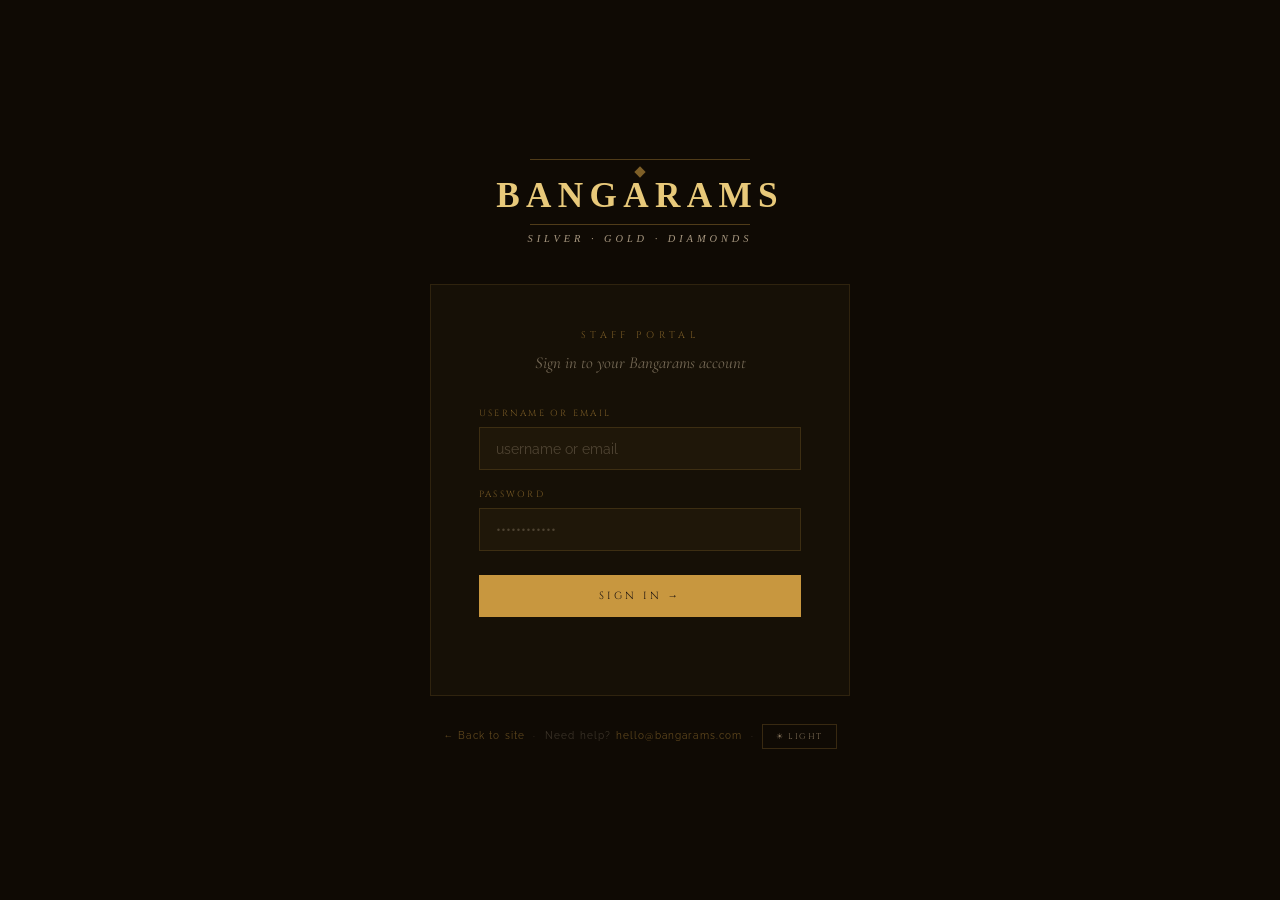
<file: admin.html>
<!DOCTYPE html>
<html lang="en">
<head>
<meta charset="UTF-8">
<meta name="viewport" content="width=device-width, initial-scale=1.0">
<title>Bangarams — User Administration</title>
<link href="https://fonts.googleapis.com/css2?family=Cormorant+Garamond:ital,wght@0,300;0,400;0,600;1,400&family=Cinzel:wght@400;600;700&family=Raleway:wght@300;400;500&display=swap" rel="stylesheet">
<script src="theme.js"></script>
<link rel="stylesheet" href="theme.css">
<style>
*{margin:0;padding:0;box-sizing:border-box;}
:root{
  --gold:#C8973F; --gold-light:#E8C97A; --gold-pale:#F5E6C0; --gold-deep:#8A6420;
  --ink:#1C1410; --ink-soft:#3D2E1E; --ink-deep:#0F0A04;
  --mist:#A89880; --ivory:#FDFAF3;
  --surface:#141008; --surface2:#1C1610; --surface3:#231C12;
  --border:rgba(200,151,63,.12);
}
body{background:var(--surface); color:var(--gold-pale); font-family:'Raleway',sans-serif; font-size:14px; min-height:100vh;}

/* ── HEADER ── */
header{
  background:var(--surface2); border-bottom:1px solid var(--border);
  padding:0 32px; height:60px; display:flex; align-items:center;
  justify-content:space-between; position:sticky; top:0; z-index:100;
}
.h-logo{display:flex; align-items:center; gap:14px; text-decoration:none;}
.h-wordmark{
  font-family:'Palatino Linotype','Book Antiqua',Palatino,serif;
  font-size:1.15rem; font-weight:700; color:var(--gold-light); letter-spacing:.12em;
}
.h-divider{width:1px; height:24px; background:var(--border);}
.h-section{
  font-family:'Cinzel',serif; font-size:.58rem; letter-spacing:.3em;
  text-transform:uppercase; color:rgba(200,151,63,.55);
}
.h-right{display:flex; align-items:center; gap:16px;}
.h-user{
  font-size:.72rem; color:var(--mist); letter-spacing:.05em;
  display:flex; align-items:center; gap:8px;
}
.h-avatar{
  width:30px; height:30px; border-radius:50%;
  background:rgba(200,151,63,.15); display:flex; align-items:center;
  justify-content:center; font-family:'Cinzel',serif; font-size:.65rem; color:var(--gold);
}
.h-btn{
  background:transparent; border:1px solid var(--border);
  color:var(--mist); padding:6px 14px;
  font-family:'Cinzel',serif; font-size:.56rem; letter-spacing:.2em;
  text-transform:uppercase; cursor:pointer; transition:all .3s; text-decoration:none; display:inline-block;
}
.h-btn:hover{border-color:var(--gold); color:var(--gold);}
.h-btn-site{border-color:rgba(200,151,63,.3); color:var(--gold);}
.h-btn-site:hover{background:rgba(200,151,63,.08);}

/* ── MAIN ── */
main{padding:32px 36px; max-width:1300px; margin:0 auto;}

/* ── PAGE TITLE ── */
.page-title{margin-bottom:32px;}
.page-tag{
  font-family:'Cinzel',serif; font-size:.56rem; letter-spacing:.4em;
  text-transform:uppercase; color:rgba(200,151,63,.5); margin-bottom:6px;
  display:flex; align-items:center; gap:10px;
}
.page-tag::before{content:''; display:block; width:18px; height:.5px; background:var(--gold);}
.page-title h1{
  font-family:'Cormorant Garamond',serif; font-size:2rem;
  font-weight:300; color:var(--gold-pale); line-height:1.1;
}

/* ── STATS CARDS ── */
.stats{display:grid; grid-template-columns:repeat(5,1fr); gap:12px; margin-bottom:32px;}
.stat-card{
  background:var(--surface2); border:1px solid var(--border);
  padding:18px 20px; position:relative; overflow:hidden;
}
.stat-card::before{
  content:''; position:absolute; top:0; left:0; right:0; height:2px;
  background:var(--accent-color,var(--gold));
}
.stat-label{
  font-family:'Cinzel',serif; font-size:.52rem; letter-spacing:.22em;
  text-transform:uppercase; color:var(--mist); margin-bottom:8px;
}
.stat-value{
  font-family:'Cormorant Garamond',serif; font-size:2rem;
  font-weight:300; color:var(--accent-color,var(--gold-pale)); line-height:1;
}
.stat-sub{font-size:.65rem; color:rgba(168,152,128,.5); margin-top:4px; letter-spacing:.05em;}

/* ── CONTROLS ── */
.controls{display:flex; align-items:center; justify-content:space-between; margin-bottom:18px; gap:12px;}
.search-wrap{position:relative; flex:1; max-width:320px;}
.search-wrap input{
  width:100%; background:var(--surface2); border:1px solid var(--border);
  padding:9px 12px 9px 36px; color:var(--gold-pale);
  font-family:'Raleway',sans-serif; font-size:.85rem; outline:none;
  transition:border-color .3s;
}
.search-wrap input:focus{border-color:rgba(200,151,63,.4);}
.search-wrap input::placeholder{color:rgba(168,152,128,.35);}
.search-icon{
  position:absolute; left:11px; top:50%; transform:translateY(-50%);
  color:rgba(168,152,128,.4); font-size:.85rem;
}
.btn-add{
  background:var(--gold); color:var(--ink); border:none;
  padding:10px 22px; font-family:'Cinzel',serif; font-size:.62rem;
  letter-spacing:.22em; text-transform:uppercase; cursor:pointer; transition:background .3s;
}
.btn-add:hover{background:var(--gold-light);}
.btn-reset-all{
  background:transparent; color:rgba(184,200,216,.7);
  border:1px solid rgba(184,200,216,.3); padding:10px 18px;
  font-family:'Cinzel',serif; font-size:.6rem; letter-spacing:.18em;
  text-transform:uppercase; cursor:pointer; transition:all .3s;
}
.btn-reset-all:hover{border-color:#B8C8D8; color:#B8C8D8; background:rgba(184,200,216,.06);}

/* ── TABLE ── */
.table-wrap{background:var(--surface2); border:1px solid var(--border); overflow:auto;}
table{width:100%; border-collapse:collapse;}
thead th{
  font-family:'Cinzel',serif; font-size:.54rem; letter-spacing:.22em;
  text-transform:uppercase; color:rgba(200,151,63,.5); padding:14px 16px;
  text-align:left; border-bottom:1px solid var(--border);
  white-space:nowrap; background:var(--surface3);
}
tbody tr{border-bottom:1px solid rgba(200,151,63,.06); transition:background .2s;}
tbody tr:hover{background:rgba(200,151,63,.04);}
tbody tr:last-child{border-bottom:none;}
td{padding:14px 16px; vertical-align:middle;}

/* ── AVATAR ── */
.t-avatar{
  width:34px; height:34px; border-radius:50%; display:flex;
  align-items:center; justify-content:center;
  font-family:'Cinzel',serif; font-size:.75rem; font-weight:600;
  flex-shrink:0;
}
.t-cell-user{display:flex; align-items:center; gap:10px;}
.t-name{font-size:.88rem; color:var(--gold-pale);}
.t-username{font-size:.7rem; color:rgba(168,152,128,.6); letter-spacing:.04em;}

/* ── ROLE BADGE ── */
.role-badge{
  display:inline-block; padding:3px 10px; font-family:'Cinzel',serif;
  font-size:.52rem; letter-spacing:.16em; text-transform:uppercase;
  border:1px solid; white-space:nowrap;
}

/* ── STATUS ── */
.status-toggle{
  display:flex; align-items:center; gap:7px; cursor:pointer;
  background:none; border:none; padding:0;
}
.status-dot{
  width:8px; height:8px; border-radius:50%; flex-shrink:0;
  transition:background .3s;
}
.status-dot.active{background:#7FB069;}
.status-dot.inactive{background:rgba(220,80,80,.5);}
.status-label{font-size:.7rem; color:var(--mist); letter-spacing:.05em;}

/* ── ACTION BUTTONS ── */
.t-actions{display:flex; gap:6px; flex-wrap:wrap;}
.act-btn{
  padding:5px 12px; border:1px solid; background:transparent;
  font-family:'Cinzel',serif; font-size:.5rem; letter-spacing:.16em;
  text-transform:uppercase; cursor:pointer; transition:all .25s; white-space:nowrap;
}
.act-edit{border-color:rgba(200,151,63,.35); color:rgba(200,151,63,.7);}
.act-edit:hover{border-color:var(--gold); color:var(--gold); background:rgba(200,151,63,.06);}
.act-reset{border-color:rgba(184,200,216,.3); color:rgba(184,200,216,.6);}
.act-reset:hover{border-color:#B8C8D8; color:#B8C8D8; background:rgba(184,200,216,.06);}
.act-del{border-color:rgba(220,80,80,.25); color:rgba(220,80,80,.5);}
.act-del:hover{border-color:rgba(220,80,80,.6); color:rgba(220,80,80,.7); background:rgba(220,80,80,.06);}

.t-email{font-size:.78rem; color:rgba(168,152,128,.7);}
.t-date{font-size:.72rem; color:rgba(168,152,128,.45); white-space:nowrap;}
.t-never{font-size:.7rem; color:rgba(168,152,128,.28); font-style:italic;}

/* ── MODAL OVERLAY ── */
.overlay{
  display:none; position:fixed; inset:0; z-index:200;
  background:rgba(10,6,2,.85); align-items:center; justify-content:center;
  padding:24px;
}
.overlay.open{display:flex;}
.modal{
  background:var(--surface2); border:1px solid rgba(200,151,63,.18);
  padding:40px; width:100%; max-width:460px; position:relative;
  max-height:90vh; overflow-y:auto;
}
.modal-close{
  position:absolute; top:16px; right:16px; background:none; border:none;
  color:rgba(168,152,128,.5); font-size:1.2rem; cursor:pointer; line-height:1;
}
.modal-close:hover{color:var(--gold);}
.modal-tag{
  font-family:'Cinzel',serif; font-size:.56rem; letter-spacing:.38em;
  text-transform:uppercase; color:rgba(200,151,63,.5); margin-bottom:6px;
}
.modal-title{
  font-family:'Cormorant Garamond',serif; font-size:1.6rem;
  font-weight:300; color:var(--gold-pale); margin-bottom:28px;
}

/* ── MODAL FORM ── */
.m-field{margin-bottom:18px;}
.m-field label{
  display:block; font-family:'Cinzel',serif; font-size:.54rem;
  letter-spacing:.22em; text-transform:uppercase;
  color:rgba(200,151,63,.5); margin-bottom:7px;
}
.m-field input, .m-field select{
  width:100%; background:rgba(200,151,63,.04);
  border:1px solid rgba(200,151,63,.16); padding:11px 14px;
  color:var(--gold-pale); font-family:'Raleway',sans-serif;
  font-size:.88rem; outline:none; transition:border-color .3s;
  -webkit-appearance:none; appearance:none;
}
.m-field input:focus, .m-field select:focus{border-color:rgba(200,151,63,.45);}
.m-field input::placeholder{color:rgba(168,152,128,.3);}
.m-field select option{background:#1C1610; color:var(--gold-pale);}
.m-row{display:grid; grid-template-columns:1fr 1fr; gap:14px;}

.m-btn{
  width:100%; background:var(--gold); color:var(--ink); border:none;
  padding:13px 20px; font-family:'Cinzel',serif; font-size:.62rem;
  letter-spacing:.25em; text-transform:uppercase; cursor:pointer;
  transition:background .3s; margin-top:8px;
}
.m-btn:hover{background:var(--gold-light);}
.m-btn:disabled{background:rgba(200,151,63,.35); cursor:not-allowed;}
.m-btn-ghost{
  width:100%; background:transparent; color:var(--mist);
  border:1px solid rgba(200,151,63,.15); padding:11px 20px;
  font-family:'Cinzel',serif; font-size:.58rem; letter-spacing:.22em;
  text-transform:uppercase; cursor:pointer; transition:all .3s; margin-top:6px;
}
.m-btn-ghost:hover{border-color:var(--gold); color:var(--gold);}
.m-err{font-size:.7rem; color:rgba(220,80,80,.7); margin-top:10px; text-align:center;}

/* ── TEMP PASSWORD BOX ── */
.temp-pwd-box{
  background:rgba(200,151,63,.07); border:1px solid rgba(200,151,63,.2);
  padding:18px; margin:20px 0; text-align:center;
}
.temp-pwd-label{
  font-family:'Cinzel',serif; font-size:.54rem; letter-spacing:.25em;
  text-transform:uppercase; color:rgba(200,151,63,.55); margin-bottom:10px;
}
.temp-pwd-value{
  font-family:'Courier New',monospace; font-size:1.15rem;
  color:var(--gold-light); letter-spacing:.12em; word-break:break-all;
}
.copy-btn{
  display:inline-flex; align-items:center; gap:6px;
  margin-top:12px; background:none; border:1px solid rgba(200,151,63,.3);
  color:rgba(200,151,63,.6); padding:6px 16px;
  font-family:'Cinzel',serif; font-size:.54rem; letter-spacing:.18em;
  text-transform:uppercase; cursor:pointer; transition:all .3s;
}
.copy-btn:hover{border-color:var(--gold); color:var(--gold);}
.temp-note{
  font-size:.72rem; color:rgba(168,152,128,.5);
  line-height:1.6; font-family:'Cormorant Garamond',serif;
  font-style:italic; margin-top:10px;
}

/* ── DELETE CONFIRM ── */
.del-warn{
  background:rgba(220,80,80,.06); border:1px solid rgba(220,80,80,.18);
  padding:16px; margin:16px 0; font-size:.88rem;
  color:rgba(220,80,80,.7); font-family:'Cormorant Garamond',serif;
  font-style:italic; line-height:1.6; text-align:center;
}
.m-btn-del{
  width:100%; background:rgba(220,80,80,.15); color:rgba(220,100,100,.85);
  border:1px solid rgba(220,80,80,.35); padding:12px;
  font-family:'Cinzel',serif; font-size:.6rem; letter-spacing:.22em;
  text-transform:uppercase; cursor:pointer; transition:all .3s; margin-top:8px;
}
.m-btn-del:hover{background:rgba(220,80,80,.25); border-color:rgba(220,80,80,.55);}

/* ── EMPTY STATE ── */
.empty-row td{text-align:center; padding:40px; color:rgba(168,152,128,.4); font-style:italic;}

@media(max-width:900px){
  main{padding:20px 16px;}
  .stats{grid-template-columns:repeat(3,1fr);}
  .t-actions{flex-direction:column;}
  header{padding:0 16px;}
}
</style>
</head>
<body class="page-internal">

<!-- ── HEADER ── -->
<header>
  <a href="index.html" class="h-logo">
    <span class="h-wordmark">BANGARAMS</span>
    <span class="h-divider"></span>
    <span class="h-section">User Administration</span>
  </a>
  <div class="h-right">
    <a href="dashboard.html" class="h-btn h-btn-site">Dashboard</a>
    <a href="index.html" class="h-btn h-btn-site">View Site →</a>
    <button class="h-btn theme-toggle-btn" data-theme-toggle onclick="THEME.toggle();THEME.syncButtons()">☀ Light</button>
    <div class="h-user">
      <div class="h-avatar" id="h-avatar">?</div>
      <span id="h-username">–</span>
    </div>
    <button class="h-btn" onclick="AUTH.logout()">Sign Out</button>
  </div>
</header>

<main>

  <!-- ── PAGE TITLE ── -->
  <div class="page-title">
    <div class="page-tag">Administration</div>
    <h1>User Accounts</h1>
  </div>

  <!-- ── STATS ── -->
  <div class="stats" id="stats-row">
    <!-- filled by JS -->
  </div>

  <!-- ── CONTROLS ── -->
  <div class="controls">
    <div class="search-wrap">
      <span class="search-icon">⌕</span>
      <input type="text" id="search-input" placeholder="Search users…" oninput="renderTable()">
    </div>
    <div style="display:flex;gap:10px;">
      <button class="btn-reset-all" onclick="openResetAllModal()">⟳ Reset All Passwords</button>
      <button class="btn-add" onclick="openAddModal()">+ Add User</button>
    </div>
  </div>

  <!-- ── TABLE ── -->
  <div class="table-wrap">
    <table id="users-table">
      <thead>
        <tr>
          <th>User</th>
          <th>Email</th>
          <th>Role</th>
          <th>Status</th>
          <th>Last Login</th>
          <th>Actions</th>
        </tr>
      </thead>
      <tbody id="table-body">
        <!-- filled by JS -->
      </tbody>
    </table>
  </div>

</main>

<!-- ══════════════════════════════════════
     MODALS
══════════════════════════════════════ -->

<!-- ── ADD / EDIT USER ── -->
<div class="overlay" id="modal-user">
  <div class="modal">
    <button class="modal-close" onclick="closeModal('modal-user')">✕</button>
    <div class="modal-tag" id="mu-tag">New Account</div>
    <div class="modal-title" id="mu-title">Add User</div>

    <div class="m-row">
      <div class="m-field">
        <label>Full Name</label>
        <input type="text" id="mu-name" placeholder="Priya Sharma">
      </div>
      <div class="m-field">
        <label>Username</label>
        <input type="text" id="mu-username" placeholder="priya">
      </div>
    </div>
    <div class="m-field">
      <label>Email Address</label>
      <input type="email" id="mu-email" placeholder="priya@bangarams.com">
    </div>
    <div class="m-field">
      <label>Role</label>
      <select id="mu-role">
        <option value="site_admin">Site Admin</option>
        <option value="artisan_ramouji">Artisan · Ramouji</option>
        <option value="artisan_kira">Artisan · Kira</option>
        <option value="support">Support</option>
        <option value="sales">Sales</option>
      </select>
    </div>

    <input type="hidden" id="mu-id">
    <button class="m-btn" id="mu-submit" onclick="submitUser()">Save User →</button>
    <button class="m-btn-ghost" onclick="closeModal('modal-user')">Cancel</button>
    <div class="m-err" id="mu-err"></div>
  </div>
</div>

<!-- ── RESET PASSWORD RESULT ── -->
<div class="overlay" id="modal-reset">
  <div class="modal" style="max-width:400px; text-align:center;">
    <button class="modal-close" onclick="closeModal('modal-reset')">✕</button>
    <div class="modal-tag">Password Reset</div>
    <div class="modal-title" id="mr-name" style="margin-bottom:8px;"></div>
    <p style="font-size:.82rem; color:var(--mist); margin-bottom:4px; font-family:'Cormorant Garamond',serif; font-style:italic;">
      A temporary password has been generated.
    </p>

    <div class="temp-pwd-box">
      <div class="temp-pwd-label">Temporary Password</div>
      <div class="temp-pwd-value" id="mr-pwd"></div>
      <button class="copy-btn" onclick="copyTempPwd()">⎘ Copy</button>
    </div>

    <div class="temp-note">
      Share this securely with the user. They will be required to set a new password on their next login.
    </div>

    <button class="m-btn" onclick="closeModal('modal-reset')" style="margin-top:20px;">Done</button>
  </div>
</div>

<!-- ── SET SPECIFIC PASSWORD ── -->
<div class="overlay" id="modal-set-pwd">
  <div class="modal" style="max-width:400px;">
    <button class="modal-close" onclick="closeModal('modal-set-pwd')">✕</button>
    <div class="modal-tag">Set Password</div>
    <div class="modal-title" id="sp-name" style="margin-bottom:16px;"></div>
    <div class="m-field">
      <label class="m-label">New Password</label>
      <input type="password" id="sp-pwd" class="m-input" placeholder="Min. 8 characters" autocomplete="new-password">
    </div>
    <div class="m-field">
      <label class="m-label">Confirm Password</label>
      <input type="password" id="sp-pwd2" class="m-input" placeholder="Repeat password" autocomplete="new-password"
             onkeydown="if(event.key==='Enter')doSetPwd()">
    </div>
    <label style="display:flex;align-items:center;gap:8px;font-size:.72rem;color:var(--mist);margin-bottom:18px;cursor:pointer;">
      <input type="checkbox" id="sp-mustreset"> Require user to change password on next login
    </label>
    <input type="hidden" id="sp-uid">
    <button class="m-btn" onclick="doSetPwd()">Set Password →</button>
    <button class="m-btn-ghost" onclick="closeModal('modal-set-pwd')">Cancel</button>
    <div class="m-err" id="sp-err"></div>
    <div class="success-msg" id="sp-ok" style="margin-top:10px;font-size:.72rem;color:rgba(127,176,105,.9);text-align:center;min-height:20px;"></div>
  </div>
</div>

<!-- ── RESET ALL PASSWORDS ── -->
<div class="overlay" id="modal-reset-all">
  <div class="modal" style="max-width:520px;">
    <button class="modal-close" onclick="closeModal('modal-reset-all')">✕</button>
    <div class="modal-tag">Bulk Action</div>
    <div class="modal-title">Reset All Passwords</div>

    <!-- Step 1: Confirm -->
    <div id="ra-step1">
      <div class="del-warn" style="margin-bottom:20px;">
        This will generate new temporary passwords for every account (except yours).
        All users will be required to set a new password on next login.
      </div>
      <button class="m-btn-del" id="ra-confirm-btn" onclick="confirmResetAll()">Reset All Passwords →</button>
      <button class="m-btn-ghost" onclick="closeModal('modal-reset-all')">Cancel</button>
    </div>

    <!-- Step 2: Results table -->
    <div id="ra-step2" style="display:none;">
      <p style="font-size:.82rem;color:var(--mist);font-family:'Cormorant Garamond',serif;font-style:italic;margin-bottom:16px;">
        Temporary passwords generated. Share each securely with the user — they expire on next login.
      </p>
      <div style="border:1px solid var(--border);overflow:auto;margin-bottom:16px;">
        <table style="width:100%;border-collapse:collapse;" id="ra-results-table">
          <thead>
            <tr>
              <th style="font-family:'Cinzel',serif;font-size:.52rem;letter-spacing:.2em;text-transform:uppercase;color:rgba(200,151,63,.5);padding:10px 14px;text-align:left;border-bottom:1px solid var(--border);background:var(--surface3);white-space:nowrap;">User</th>
              <th style="font-family:'Cinzel',serif;font-size:.52rem;letter-spacing:.2em;text-transform:uppercase;color:rgba(200,151,63,.5);padding:10px 14px;text-align:left;border-bottom:1px solid var(--border);background:var(--surface3);white-space:nowrap;">Temp Password</th>
              <th style="font-family:'Cinzel',serif;font-size:.52rem;letter-spacing:.2em;text-transform:uppercase;color:rgba(200,151,63,.5);padding:10px 14px;text-align:left;border-bottom:1px solid var(--border);background:var(--surface3);">Copy</th>
            </tr>
          </thead>
          <tbody id="ra-results-body"></tbody>
        </table>
      </div>
      <button class="btn-add" style="width:100%;" onclick="copyAllPasswords()">⎘ Copy All to Clipboard</button>
      <button class="m-btn-ghost" onclick="closeModal('modal-reset-all')" style="margin-top:8px;">Done</button>
    </div>
  </div>
</div>

<!-- ── DELETE CONFIRM ── -->
<div class="overlay" id="modal-delete">
  <div class="modal" style="max-width:380px; text-align:center;">
    <button class="modal-close" onclick="closeModal('modal-delete')">✕</button>
    <div class="modal-tag">Confirm Delete</div>
    <div class="modal-title" id="md-name"></div>
    <div class="del-warn" id="md-warn"></div>
    <button class="m-btn-del" onclick="confirmDelete()">Delete Account →</button>
    <button class="m-btn-ghost" onclick="closeModal('modal-delete')">Cancel</button>
  </div>
</div>

<script src="auth.js"></script>
<script>
// ── AUTH GUARD ──
const ME = AUTH.requireAuth(['site_admin']);
if (ME) {
  const initials = ME.name.split(' ').map(w=>w[0]).join('').slice(0,2).toUpperCase();
  document.getElementById('h-avatar').textContent   = initials;
  document.getElementById('h-username').textContent = ME.name;
}

// ── ROLE HELPERS ──
function roleBadge(role) {
  const r = AUTH.ROLES[role] || { label: role, color:'#A89880', bg:'rgba(168,152,128,.12)' };
  return `<span class="role-badge" style="color:${r.color};border-color:${r.color}40;background:${r.bg}">${r.label}</span>`;
}

function avatarStyle(role) {
  const r = AUTH.ROLES[role] || { color:'#A89880', bg:'rgba(168,152,128,.12)' };
  return `background:${r.bg};color:${r.color};`;
}

function fmtDate(iso) {
  if (!iso) return null;
  const d = new Date(iso);
  return d.toLocaleDateString('en-US',{month:'short',day:'numeric',year:'numeric'}) + ' '
       + d.toLocaleTimeString('en-US',{hour:'2-digit',minute:'2-digit'});
}

function initials(name) {
  return name.split(' ').map(w=>w[0]).join('').slice(0,2).toUpperCase();
}

// ── STATS ──
function renderStats() {
  const users = AUTH.getUsers();
  const row   = document.getElementById('stats-row');

  const counts = { total: users.length, active: users.filter(u=>u.active).length };
  Object.keys(AUTH.ROLES).forEach(r => { counts[r] = users.filter(u=>u.role===r).length; });

  const cards = [
    { label:'Total Accounts', value: counts.total,          sub:'All users',      color:'var(--gold)' },
    { label:'Active',         value: counts.active,         sub:'Can log in',     color:'#7FB069' },
    { label:'Artisans',       value: (counts.artisan_ramouji||0)+(counts.artisan_kira||0), sub:'Ramouji + Kira', color:'#A8B4BC' },
    { label:'Support',        value: counts.support||0,     sub:'Support team',   color:'#7FB069' },
    { label:'Sales',          value: counts.sales||0,       sub:'Sales team',     color:'#9B72CF' },
  ];

  row.innerHTML = cards.map(c => `
    <div class="stat-card" style="--accent-color:${c.color}">
      <div class="stat-label">${c.label}</div>
      <div class="stat-value">${c.value}</div>
      <div class="stat-sub">${c.sub}</div>
    </div>`).join('');
}

// ── TABLE ──
function renderTable() {
  const q     = document.getElementById('search-input').value.toLowerCase();
  const users = AUTH.getUsers().filter(u =>
    !q || u.name.toLowerCase().includes(q) || u.username.toLowerCase().includes(q) ||
    u.email.toLowerCase().includes(q) || (AUTH.ROLES[u.role]?.label||'').toLowerCase().includes(q)
  );
  const tbody = document.getElementById('table-body');

  if (!users.length) {
    tbody.innerHTML = `<tr class="empty-row"><td colspan="6">No users found</td></tr>`;
    return;
  }

  tbody.innerHTML = users.map(u => `
    <tr id="row-${u.id}">
      <td>
        <div class="t-cell-user">
          <div class="t-avatar" style="${avatarStyle(u.role)}">${initials(u.name)}</div>
          <div>
            <div class="t-name">${esc(u.name)}</div>
            <div class="t-username">@${esc(u.username)}</div>
          </div>
        </div>
      </td>
      <td><span class="t-email">${esc(u.email)}</span></td>
      <td>${roleBadge(u.role)}</td>
      <td>
        <button class="status-toggle" onclick="toggleStatus('${u.id}')" title="${u.active?'Click to disable':'Click to enable'}">
          <div class="status-dot ${u.active?'active':'inactive'}"></div>
          <span class="status-label">${u.active?'Active':'Inactive'}</span>
        </button>
      </td>
      <td>
        ${u.lastLogin
          ? `<span class="t-date">${fmtDate(u.lastLogin)}</span>`
          : `<span class="t-never">Never</span>`}
      </td>
      <td>
        <div class="t-actions">
          <button class="act-btn act-edit"  onclick="openEditModal('${u.id}')">Edit</button>
          <button class="act-btn act-reset" onclick="doReset('${u.id}')">Reset Pwd</button>
          <button class="act-btn act-edit"  onclick="openSetPwdModal('${u.id}')">Set Pwd</button>
          ${u.id !== ME.id
            ? `<button class="act-btn act-del" onclick="openDeleteModal('${u.id}')">Delete</button>`
            : ''}
        </div>
      </td>
    </tr>`).join('');
}

function esc(str) {
  return String(str).replace(/&/g,'&amp;').replace(/</g,'&lt;').replace(/>/g,'&gt;').replace(/"/g,'&quot;');
}

function refresh() { renderStats(); renderTable(); }

// ── STATUS TOGGLE ──
function toggleStatus(id) {
  if (id === ME.id) { alert('You cannot disable your own account.'); return; }
  const users = AUTH.getUsers();
  const u     = users.find(u=>u.id===id);
  if (!u) return;
  AUTH.updateUser(id, { active: !u.active });
  refresh();
}

// ── ADD MODAL ──
function openAddModal() {
  document.getElementById('mu-tag').textContent   = 'New Account';
  document.getElementById('mu-title').textContent = 'Add User';
  document.getElementById('mu-submit').textContent = 'Create User →';
  document.getElementById('mu-id').value   = '';
  document.getElementById('mu-name').value = '';
  document.getElementById('mu-username').value = '';
  document.getElementById('mu-email').value = '';
  document.getElementById('mu-role').value  = 'sales';
  document.getElementById('mu-err').textContent = '';
  openModal('modal-user');
  setTimeout(()=>document.getElementById('mu-name').focus(), 100);
}

// ── EDIT MODAL ──
function openEditModal(id) {
  const u = AUTH.getUsers().find(u=>u.id===id);
  if (!u) return;
  document.getElementById('mu-tag').textContent   = 'Edit Account';
  document.getElementById('mu-title').textContent = u.name;
  document.getElementById('mu-submit').textContent = 'Save Changes →';
  document.getElementById('mu-id').value       = u.id;
  document.getElementById('mu-name').value     = u.name;
  document.getElementById('mu-username').value = u.username;
  document.getElementById('mu-email').value    = u.email;
  document.getElementById('mu-role').value     = u.role;
  document.getElementById('mu-err').textContent = '';
  openModal('modal-user');
  setTimeout(()=>document.getElementById('mu-name').focus(), 100);
}

// ── SUBMIT USER ──
async function submitUser() {
  const id       = document.getElementById('mu-id').value;
  const name     = document.getElementById('mu-name').value.trim();
  const username = document.getElementById('mu-username').value.trim().toLowerCase();
  const email    = document.getElementById('mu-email').value.trim().toLowerCase();
  const role     = document.getElementById('mu-role').value;
  const err      = document.getElementById('mu-err');
  const btn      = document.getElementById('mu-submit');

  err.textContent = '';
  if (!name || !username || !email || !role) { err.textContent = 'All fields are required.'; return; }
  if (!/^[^\s@]+@[^\s@]+\.[^\s@]+$/.test(email)) { err.textContent = 'Invalid email address.'; return; }

  // Check username/email uniqueness
  const existing = AUTH.getUsers().filter(u => u.id !== id);
  if (existing.find(u=>u.username===username)) { err.textContent = 'Username already taken.'; return; }
  if (existing.find(u=>u.email===email))        { err.textContent = 'Email already in use.'; return; }

  btn.textContent = 'Saving…'; btn.disabled = true;

  if (id) {
    AUTH.updateUser(id, { name, username, email, role });
    closeModal('modal-user');
    refresh();
  } else {
    const result = await AUTH.addUser({ name, username, email, role });
    closeModal('modal-user');
    refresh();
    // Show temp password
    document.getElementById('mr-name').textContent = name;
    document.getElementById('mr-pwd').textContent  = result.tempPwd;
    openModal('modal-reset');
  }

  btn.textContent = btn.id === 'mu-submit' ? 'Save Changes →' : 'Create User →';
  btn.disabled = false;
}

// ── RESET PASSWORD ──
async function doReset(id) {
  const u = AUTH.getUsers().find(u=>u.id===id);
  if (!u) return;
  const btn = document.querySelector(`#row-${id} .act-reset`);
  if (btn) { btn.textContent = '…'; btn.disabled = true; }

  const tmp = await AUTH.resetPassword(id);

  if (btn) { btn.textContent = 'Reset Pwd'; btn.disabled = false; }

  document.getElementById('mr-name').textContent = u.name;
  document.getElementById('mr-pwd').textContent  = tmp;
  openModal('modal-reset');
}

// ── SET SPECIFIC PASSWORD ──
function openSetPwdModal(id) {
  const u = AUTH.getUsers().find(u=>u.id===id);
  if (!u) return;
  document.getElementById('sp-name').textContent = u.name + ' (@' + u.username + ')';
  document.getElementById('sp-uid').value = id;
  document.getElementById('sp-pwd').value = '';
  document.getElementById('sp-pwd2').value = '';
  document.getElementById('sp-mustreset').checked = false;
  document.getElementById('sp-err').textContent = '';
  document.getElementById('sp-ok').textContent = '';
  openModal('modal-set-pwd');
}

async function doSetPwd() {
  const p1  = document.getElementById('sp-pwd').value;
  const p2  = document.getElementById('sp-pwd2').value;
  const uid = document.getElementById('sp-uid').value;
  const err = document.getElementById('sp-err');
  const ok  = document.getElementById('sp-ok');
  err.textContent = ''; ok.textContent = '';
  if (p1.length < 8) { err.textContent = 'Password must be at least 8 characters.'; return; }
  if (p1 !== p2)     { err.textContent = 'Passwords do not match.'; return; }
  await AUTH.changePassword(uid, p1);
  // optionally set mustReset flag
  if (document.getElementById('sp-mustreset').checked) {
    const users = AUTH.getUsers();
    const u = users.find(u=>u.id===uid);
    if (u) { u.mustReset = true; localStorage.setItem('bg_users_v1', JSON.stringify(users)); }
  }
  ok.textContent = '✓ Password updated.';
  document.getElementById('sp-pwd').value = '';
  document.getElementById('sp-pwd2').value = '';
  setTimeout(() => closeModal('modal-set-pwd'), 1400);
}

function copyTempPwd() {
  const pwd = document.getElementById('mr-pwd').textContent;
  navigator.clipboard.writeText(pwd).then(() => {
    const btn = document.querySelector('.copy-btn');
    btn.textContent = '✓ Copied';
    setTimeout(()=>{ btn.innerHTML = '⎘ Copy'; }, 1800);
  });
}

// ── DELETE ──
let _deleteTarget = null;
function openDeleteModal(id) {
  const u = AUTH.getUsers().find(u=>u.id===id);
  if (!u) return;
  _deleteTarget = id;
  document.getElementById('md-name').textContent = u.name;
  document.getElementById('md-warn').textContent =
    `This will permanently delete "${u.name}" (@${u.username}). This action cannot be undone.`;
  openModal('modal-delete');
}
function confirmDelete() {
  if (!_deleteTarget) return;
  AUTH.deleteUser(_deleteTarget);
  _deleteTarget = null;
  closeModal('modal-delete');
  refresh();
}

// ── RESET ALL PASSWORDS ──
let _resetAllResults = [];

function openResetAllModal() {
  document.getElementById('ra-step1').style.display = 'block';
  document.getElementById('ra-step2').style.display = 'none';
  document.getElementById('ra-results-body').innerHTML = '';
  _resetAllResults = [];
  openModal('modal-reset-all');
}

async function confirmResetAll() {
  const btn   = document.getElementById('ra-confirm-btn');
  btn.textContent = 'Generating…'; btn.disabled = true;

  const users = AUTH.getUsers().filter(u => u.id !== ME.id);
  _resetAllResults = [];

  for (const u of users) {
    const tmp = await AUTH.resetPassword(u.id);
    _resetAllResults.push({ name: u.name, username: u.username, pwd: tmp });
  }

  // Build results table
  const tbody = document.getElementById('ra-results-body');
  tbody.innerHTML = _resetAllResults.map((r, i) => `
    <tr style="border-bottom:1px solid rgba(200,151,63,.06);">
      <td style="padding:10px 14px;">
        <div style="font-size:.85rem;color:var(--gold-pale);">${esc(r.name)}</div>
        <div style="font-size:.7rem;color:rgba(168,152,128,.55);">@${esc(r.username)}</div>
      </td>
      <td style="padding:10px 14px;">
        <code style="font-family:'Courier New',monospace;font-size:.82rem;color:var(--gold-light);letter-spacing:.06em;" id="ra-pwd-${i}">${esc(r.pwd)}</code>
      </td>
      <td style="padding:10px 14px;">
        <button class="copy-btn" style="padding:4px 10px;font-size:.48rem;" onclick="copySingle(${i})">⎘</button>
      </td>
    </tr>`).join('');

  btn.textContent = 'Reset All Passwords →'; btn.disabled = false;
  document.getElementById('ra-step1').style.display = 'none';
  document.getElementById('ra-step2').style.display = 'block';
  refresh();
}

function copySingle(i) {
  const r = _resetAllResults[i];
  navigator.clipboard.writeText(r.pwd).then(() => {
    const btn = document.querySelector(`#ra-pwd-${i}`).closest('tr').querySelector('.copy-btn');
    btn.textContent = '✓'; setTimeout(() => { btn.innerHTML = '⎘'; }, 1500);
  });
}

function copyAllPasswords() {
  const text = _resetAllResults.map(r =>
    `${r.name} (@${r.username}): ${r.pwd}`
  ).join('\n');
  navigator.clipboard.writeText(text).then(() => {
    const btn = document.querySelector('#modal-reset-all .btn-add');
    btn.textContent = '✓ Copied to Clipboard';
    setTimeout(() => { btn.textContent = '⎘ Copy All to Clipboard'; }, 2000);
  });
}

// ── MODAL HELPERS ──
function openModal(id)  { document.getElementById(id).classList.add('open');    document.body.style.overflow='hidden'; }
function closeModal(id) { document.getElementById(id).classList.remove('open'); document.body.style.overflow=''; }
document.querySelectorAll('.overlay').forEach(o => {
  o.addEventListener('click', e => { if (e.target === o) closeModal(o.id); });
});
document.addEventListener('keydown', e => {
  if (e.key === 'Escape') document.querySelectorAll('.overlay.open').forEach(o=>closeModal(o.id));
});

// ── INIT ──
refresh();
</script>
</body>
</html>
</file>
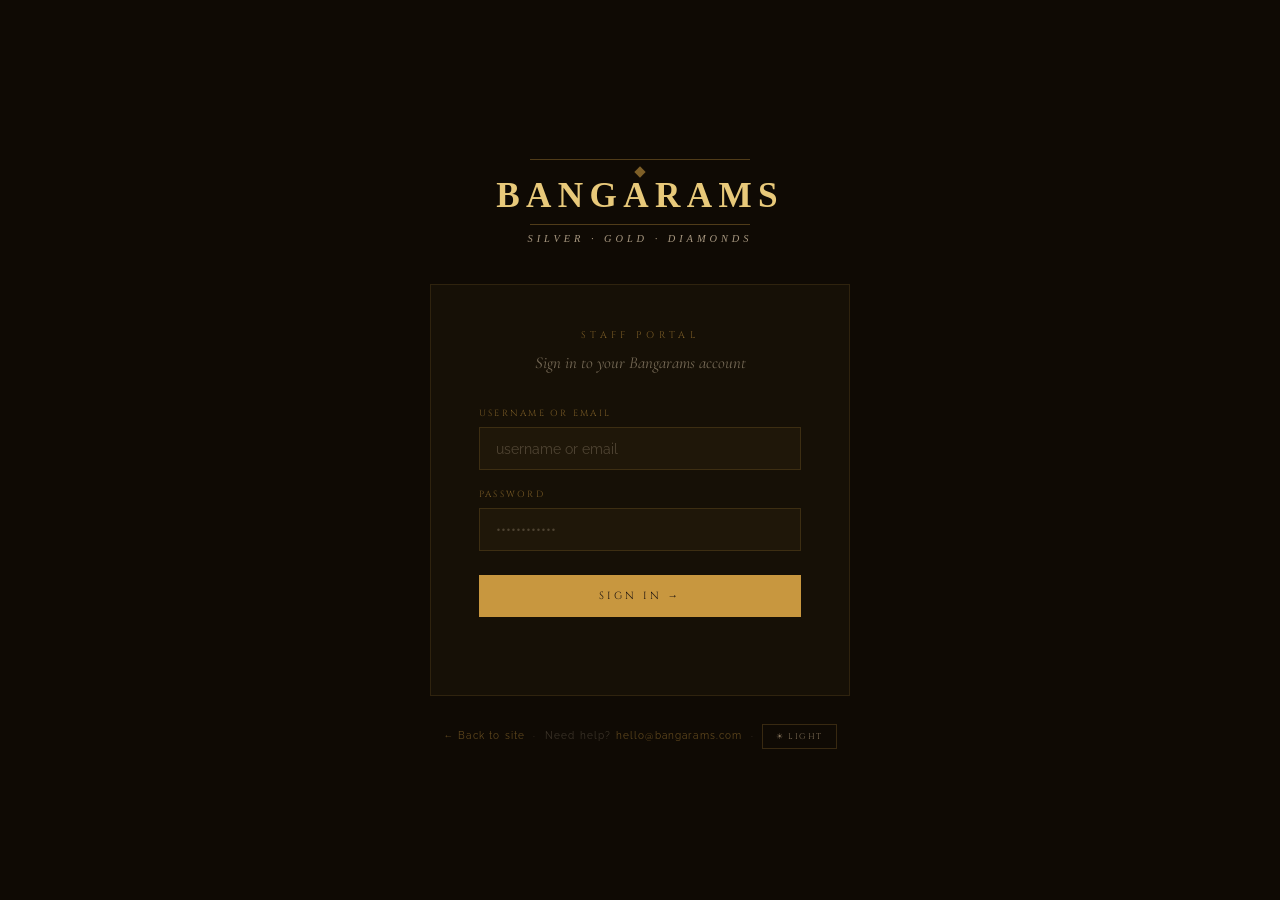
<file: dashboard.html>
<!DOCTYPE html>
<html lang="en">
<head>
<meta charset="UTF-8">
<meta name="viewport" content="width=device-width, initial-scale=1.0">
<title>Bangarams — Supplier Dashboard</title>
<link href="https://fonts.googleapis.com/css2?family=Cormorant+Garamond:ital,wght@0,300;0,400;0,600;1,400&family=Cinzel:wght@400;600;700&family=Raleway:wght@300;400;500&display=swap" rel="stylesheet">
<script src="theme.js"></script>
<link rel="stylesheet" href="theme.css">
<style>
*{margin:0;padding:0;box-sizing:border-box;}
:root{
  --gold:#C8973F;--gold-light:#E8C97A;--gold-pale:#F5E6C0;--gold-deep:#8A6420;
  --silver:#A8B4BC;--ink:#1C1410;--ink-deep:#0F0A04;--mist:#A89880;
  --surface:#141008;--surface2:#1C1610;--surface3:#231C12;--surface4:#2A2218;
  --border:rgba(200,151,63,.12);--green:#7FB069;--red:rgba(220,80,80,.7);
  --blue:#4A90D9;
}
body{background:var(--surface);color:var(--gold-pale);font-family:'Raleway',sans-serif;font-size:14px;min-height:100vh;display:flex;flex-direction:column;}

/* ── HEADER ── */
header{background:var(--surface2);border-bottom:1px solid var(--border);padding:0 28px;height:58px;display:flex;align-items:center;justify-content:space-between;flex-shrink:0;}
.h-left{display:flex;align-items:center;gap:14px;}
.h-wordmark{font-family:'Palatino Linotype','Book Antiqua',Palatino,serif;font-size:1.1rem;font-weight:700;color:var(--gold-light);letter-spacing:.12em;text-decoration:none;}
.h-div{width:1px;height:22px;background:var(--border);}
.h-section{font-family:'Cinzel',serif;font-size:.56rem;letter-spacing:.3em;text-transform:uppercase;color:rgba(200,151,63,.5);}
.h-right{display:flex;align-items:center;gap:10px;}
.h-btn{background:transparent;border:1px solid var(--border);color:var(--mist);padding:6px 13px;font-family:'Cinzel',serif;font-size:.54rem;letter-spacing:.18em;text-transform:uppercase;cursor:pointer;transition:all .3s;text-decoration:none;display:inline-block;}
.h-btn:hover,.h-btn.active{border-color:var(--gold);color:var(--gold);}
.h-avatar{width:28px;height:28px;border-radius:50%;background:rgba(200,151,63,.15);display:flex;align-items:center;justify-content:center;font-family:'Cinzel',serif;font-size:.6rem;color:var(--gold);flex-shrink:0;}
.supplier-sel{background:var(--surface3);border:1px solid var(--border);color:var(--gold-pale);padding:6px 12px;font-family:'Cinzel',serif;font-size:.56rem;letter-spacing:.14em;outline:none;cursor:pointer;}
.supplier-sel option{background:var(--surface2);}

/* ── PRICE BANNER ── */
.price-banner{background:var(--ink-deep);border-bottom:1px solid var(--border);padding:8px 28px;display:flex;align-items:center;gap:24px;flex-wrap:wrap;flex-shrink:0;}
.pb-item{display:flex;align-items:center;gap:8px;font-size:.72rem;}
.pb-label{font-family:'Cinzel',serif;font-size:.5rem;letter-spacing:.2em;text-transform:uppercase;color:rgba(168,152,128,.5);}
.pb-val{font-family:'Cormorant Garamond',serif;font-size:1rem;color:var(--gold-pale);}
.pb-sub{font-size:.65rem;color:rgba(168,152,128,.5);}
.pb-dot{width:6px;height:6px;border-radius:50%;flex-shrink:0;}
.pb-dot.live{background:var(--green);animation:pulse 2s infinite;}
.pb-dot.stale{background:rgba(220,80,80,.6);}
.pb-dot.manual{background:var(--gold);opacity:.7;}
@keyframes pulse{0%,100%{opacity:1;}50%{opacity:.4;}}
.pb-update{margin-left:auto;font-size:.62rem;color:rgba(168,152,128,.3);white-space:nowrap;}
.pb-edit{background:none;border:1px solid rgba(200,151,63,.2);color:rgba(200,151,63,.4);padding:3px 10px;font-family:'Cinzel',serif;font-size:.48rem;letter-spacing:.15em;text-transform:uppercase;cursor:pointer;transition:all .3s;}
.pb-edit:hover{border-color:var(--gold);color:var(--gold);}
.currency-toggle{display:flex;background:var(--surface2);border:1px solid var(--border);}
.cur-btn{padding:4px 12px;background:transparent;border:none;font-family:'Cinzel',serif;font-size:.52rem;letter-spacing:.14em;color:var(--mist);cursor:pointer;transition:all .2s;}
.cur-btn.active{background:rgba(200,151,63,.15);color:var(--gold);}

/* ── LAYOUT ── */
.layout{display:flex;flex:1;min-height:0;}

/* ── SIDEBAR ── */
.sidebar{width:220px;background:var(--surface2);border-right:1px solid var(--border);padding:20px 0;flex-shrink:0;overflow-y:auto;}
.sb-section{font-family:'Cinzel',serif;font-size:.48rem;letter-spacing:.3em;text-transform:uppercase;color:rgba(168,152,128,.3);padding:16px 20px 6px;margin-top:8px;}
.sb-item{display:flex;align-items:center;gap:10px;padding:10px 20px;cursor:pointer;transition:all .2s;font-family:'Raleway',sans-serif;font-size:.8rem;color:rgba(168,152,128,.7);border-left:2px solid transparent;text-decoration:none;}
.sb-item:hover{color:var(--gold-pale);background:rgba(200,151,63,.04);}
.sb-item.active{color:var(--gold);background:rgba(200,151,63,.06);border-left-color:var(--gold);}
.sb-icon{font-size:1rem;width:18px;text-align:center;}
.sb-badge{margin-left:auto;background:rgba(220,80,80,.7);color:#fff;border-radius:9px;padding:1px 6px;font-size:.55rem;font-family:'Cinzel',serif;min-width:16px;text-align:center;}
.sb-badge.gold{background:rgba(200,151,63,.6);}

/* ── MAIN ── */
main{flex:1;overflow-y:auto;padding:28px 32px;}
.panel{display:none;}
.panel.active{display:block;}

/* ── PAGE TITLE ── */
.page-head{margin-bottom:24px;}
.page-tag{font-family:'Cinzel',serif;font-size:.52rem;letter-spacing:.38em;text-transform:uppercase;color:rgba(200,151,63,.5);margin-bottom:5px;display:flex;align-items:center;gap:8px;}
.page-tag::before{content:'';display:block;width:14px;height:.5px;background:var(--gold);}
.page-title{font-family:'Cormorant Garamond',serif;font-size:1.8rem;font-weight:300;color:var(--gold-pale);}

/* ── SUMMARY CARDS ── */
.summary-row{display:grid;grid-template-columns:repeat(5,1fr);gap:12px;margin-bottom:28px;}
.sum-card{background:var(--surface2);border:1px solid var(--border);padding:16px 18px;position:relative;overflow:hidden;}
.sum-card::before{content:'';position:absolute;top:0;left:0;right:0;height:2px;}
.sum-label{font-family:'Cinzel',serif;font-size:.48rem;letter-spacing:.2em;text-transform:uppercase;color:var(--mist);margin-bottom:8px;}
.sum-val{font-family:'Cormorant Garamond',serif;font-size:1.9rem;font-weight:300;line-height:1;}
.sum-sub{font-size:.65rem;color:rgba(168,152,128,.45);margin-top:4px;}

/* ── TABLE ── */
.tbl-wrap{background:var(--surface2);border:1px solid var(--border);overflow-x:auto;margin-bottom:24px;}
.tbl-head{display:flex;align-items:center;justify-content:space-between;padding:14px 18px;border-bottom:1px solid var(--border);}
.tbl-title{font-family:'Cinzel',serif;font-size:.58rem;letter-spacing:.28em;text-transform:uppercase;color:rgba(200,151,63,.6);}
table{width:100%;border-collapse:collapse;}
thead th{font-family:'Cinzel',serif;font-size:.5rem;letter-spacing:.18em;text-transform:uppercase;color:rgba(200,151,63,.45);padding:11px 14px;text-align:left;border-bottom:1px solid var(--border);background:var(--surface3);white-space:nowrap;}
tbody tr{border-bottom:1px solid rgba(200,151,63,.05);transition:background .2s;}
tbody tr:hover{background:rgba(200,151,63,.03);}
tbody tr:last-child{border-bottom:none;}
td{padding:12px 14px;vertical-align:middle;}
.td-name{font-size:.85rem;color:var(--gold-pale);}
.td-sub{font-size:.68rem;color:rgba(168,152,128,.55);margin-top:2px;}
.td-price{font-family:'Cormorant Garamond',serif;font-size:1rem;}
.td-date{font-size:.7rem;color:rgba(168,152,128,.5);white-space:nowrap;}
.td-actions{display:flex;gap:5px;flex-wrap:wrap;}
.act{padding:4px 10px;border:1px solid;background:transparent;font-family:'Cinzel',serif;font-size:.48rem;letter-spacing:.13em;text-transform:uppercase;cursor:pointer;transition:all .22s;white-space:nowrap;}
.act-g{border-color:rgba(200,151,63,.35);color:rgba(200,151,63,.7);}
.act-g:hover{border-color:var(--gold);color:var(--gold);background:rgba(200,151,63,.06);}
.act-b{border-color:rgba(74,144,217,.35);color:rgba(74,144,217,.7);}
.act-b:hover{border-color:var(--blue);color:var(--blue);background:rgba(74,144,217,.06);}
.act-green{border-color:rgba(127,176,105,.35);color:rgba(127,176,105,.7);}
.act-green:hover{border-color:var(--green);color:var(--green);background:rgba(127,176,105,.06);}
.act-r{border-color:rgba(220,80,80,.3);color:rgba(220,80,80,.6);}
.act-r:hover{border-color:var(--red);color:var(--red);background:rgba(220,80,80,.06);}
.empty-row td{text-align:center;padding:36px;color:rgba(168,152,128,.35);font-style:italic;}

/* ── STATUS / BADGES ── */
.badge{display:inline-block;padding:3px 10px;font-family:'Cinzel',serif;font-size:.48rem;letter-spacing:.14em;text-transform:uppercase;border:1px solid;}
.supplier-tag{font-family:'Cinzel',serif;font-size:.48rem;letter-spacing:.14em;text-transform:uppercase;padding:2px 8px;border:1px solid;display:inline-block;}
.tag-ramouji{color:var(--gold);border-color:rgba(200,151,63,.3);}
.tag-kira{color:var(--silver);border-color:rgba(168,180,188,.3);}

/* ── PIPELINE ── */
.pipeline{display:flex;align-items:center;gap:0;margin-bottom:24px;flex-wrap:wrap;}
.pipe-step{display:flex;align-items:center;}
.pipe-dot{width:10px;height:10px;border-radius:50%;flex-shrink:0;}
.pipe-label{font-family:'Cinzel',serif;font-size:.48rem;letter-spacing:.12em;text-transform:uppercase;padding:4px 10px;border-top:1px solid;border-bottom:1px solid;}
.pipe-line{width:24px;height:1px;background:rgba(200,151,63,.15);}
.pipe-step:first-child .pipe-label{border-left:1px solid;}
.pipe-step:last-child .pipe-label{border-right:1px solid;}

/* ── GOLD DELTA INDICATOR ── */
.gold-delta{display:inline-flex;align-items:center;gap:5px;font-size:.68rem;padding:3px 8px;border-radius:2px;}
.delta-up{background:rgba(220,80,80,.08);color:rgba(220,80,80,.8);border:1px solid rgba(220,80,80,.2);}
.delta-dn{background:rgba(127,176,105,.08);color:rgba(127,176,105,.8);border:1px solid rgba(127,176,105,.2);}
.delta-eq{background:rgba(168,152,128,.06);color:rgba(168,152,128,.5);border:1px solid rgba(168,152,128,.15);}

/* ── MODAL ── */
.ov{display:none;position:fixed;inset:0;z-index:300;background:rgba(10,6,2,.82);align-items:center;justify-content:center;padding:20px;}
.ov.open{display:flex;}
.modal{background:var(--surface2);border:1px solid rgba(200,151,63,.18);padding:36px;width:100%;max-width:520px;max-height:90vh;overflow-y:auto;position:relative;}
.modal-close{position:absolute;top:14px;right:14px;background:none;border:none;color:rgba(168,152,128,.5);font-size:1.1rem;cursor:pointer;}
.modal-close:hover{color:var(--gold);}
.modal-tag{font-family:'Cinzel',serif;font-size:.54rem;letter-spacing:.38em;text-transform:uppercase;color:rgba(200,151,63,.5);margin-bottom:5px;}
.modal-title{font-family:'Cormorant Garamond',serif;font-size:1.5rem;font-weight:300;color:var(--gold-pale);margin-bottom:24px;}
.m-field{margin-bottom:16px;}
.m-field label{display:block;font-family:'Cinzel',serif;font-size:.5rem;letter-spacing:.22em;text-transform:uppercase;color:rgba(200,151,63,.5);margin-bottom:6px;}
.m-field input,.m-field textarea,.m-field select{width:100%;background:rgba(200,151,63,.04);border:1px solid rgba(200,151,63,.15);padding:10px 13px;color:var(--gold-pale);font-family:'Raleway',sans-serif;font-size:.88rem;outline:none;transition:border-color .3s;}
.m-field input:focus,.m-field textarea:focus,.m-field select:focus{border-color:rgba(200,151,63,.45);}
.m-field select option{background:var(--surface2);}
.m-field textarea{resize:vertical;min-height:70px;}
.m-row{display:grid;grid-template-columns:1fr 1fr;gap:12px;}
.m-hint{font-size:.65rem;color:rgba(168,152,128,.4);margin-top:5px;line-height:1.5;}
.m-info-box{background:rgba(200,151,63,.06);border:1px solid rgba(200,151,63,.15);padding:14px 16px;margin-bottom:18px;font-size:.82rem;color:var(--mist);font-family:'Cormorant Garamond',serif;font-style:italic;line-height:1.7;}
.m-info-box strong{color:var(--gold-pale);font-style:normal;}
.m-btn{width:100%;background:var(--gold);color:var(--ink);border:none;padding:13px;font-family:'Cinzel',serif;font-size:.6rem;letter-spacing:.25em;text-transform:uppercase;cursor:pointer;transition:background .3s;margin-top:6px;}
.m-btn:hover{background:var(--gold-light);}
.m-btn-ghost{width:100%;background:transparent;color:var(--mist);border:1px solid var(--border);padding:11px;font-family:'Cinzel',serif;font-size:.56rem;letter-spacing:.2em;text-transform:uppercase;cursor:pointer;margin-top:6px;transition:all .3s;}
.m-btn-ghost:hover{border-color:var(--gold);color:var(--gold);}
.m-btn-approve{background:rgba(127,176,105,.15);color:rgba(127,176,105,.9);border:1px solid rgba(127,176,105,.3);}
.m-btn-approve:hover{background:rgba(127,176,105,.25);}
.m-btn-reject{background:rgba(220,80,80,.1);color:rgba(220,80,80,.8);border:1px solid rgba(220,80,80,.25);}
.m-btn-reject:hover{background:rgba(220,80,80,.2);}
.m-err{font-size:.7rem;color:rgba(220,80,80,.7);margin-top:8px;}

/* ── ACTIVITY FEED ── */
.feed{display:flex;flex-direction:column;gap:10px;}
.feed-item{background:var(--surface2);border:1px solid var(--border);padding:14px 16px;display:flex;gap:12px;align-items:flex-start;}
.feed-dot{width:8px;height:8px;border-radius:50%;flex-shrink:0;margin-top:5px;}
.feed-content{flex:1;}
.feed-title{font-size:.82rem;color:var(--gold-pale);margin-bottom:2px;}
.feed-sub{font-size:.7rem;color:rgba(168,152,128,.6);}
.feed-time{font-size:.65rem;color:rgba(168,152,128,.35);white-space:nowrap;}

/* ── INR TOGGLE DISPLAY ── */
.dual-price{display:flex;flex-direction:column;gap:1px;}
.price-usd{font-family:'Cormorant Garamond',serif;font-size:.95rem;color:var(--gold-pale);}
.price-inr{font-size:.72rem;color:rgba(168,152,128,.55);}

/* ── CATALOG ── */
.pub-badge-live{color:#7FB069;border-color:rgba(127,176,105,.3);background:rgba(127,176,105,.06);}
.pub-badge-draft{color:rgba(168,152,128,.6);border-color:rgba(168,152,128,.2);background:transparent;}
.design-thumb{width:42px;height:42px;object-fit:cover;border:1px solid var(--border);flex-shrink:0;background:var(--surface3);}
.design-thumb-ph{width:42px;height:42px;border:1px solid var(--border);background:var(--surface3);display:flex;align-items:center;justify-content:center;font-size:1.1rem;flex-shrink:0;}
.cat-modal{max-width:860px;}
.cat-form-grid{display:grid;grid-template-columns:1fr 1fr;gap:16px;}
.li-row{display:flex;gap:8px;align-items:center;margin-bottom:8px;}
.li-row input{flex:1;background:rgba(200,151,63,.04);border:1px solid rgba(200,151,63,.15);padding:8px 11px;color:var(--gold-pale);font-family:'Raleway',sans-serif;font-size:.85rem;outline:none;}
.li-row input:focus{border-color:rgba(200,151,63,.45);}
.li-rm{background:none;border:none;color:rgba(220,80,80,.5);cursor:pointer;font-size:.9rem;padding:4px 7px;transition:color .2s;}
.li-rm:hover{color:rgba(220,80,80,.9);}
.cb-group{display:flex;flex-wrap:wrap;gap:8px;margin-top:4px;}
.cb-item{display:flex;align-items:center;gap:6px;padding:5px 10px;border:1px solid rgba(200,151,63,.15);cursor:pointer;font-size:.75rem;color:var(--mist);transition:all .2s;user-select:none;}
.cb-item:hover{border-color:rgba(200,151,63,.4);color:var(--gold-pale);}
.cb-item input[type=checkbox]{accent-color:var(--gold);cursor:pointer;}
.pub-toggle-row{display:flex;align-items:center;gap:16px;padding:14px 16px;border:1px solid rgba(200,151,63,.15);background:rgba(200,151,63,.04);margin-top:6px;}
.pub-toggle-label{font-family:'Cinzel',serif;font-size:.56rem;letter-spacing:.22em;text-transform:uppercase;color:rgba(200,151,63,.6);}
.pub-status{font-size:.82rem;font-family:'Cormorant Garamond',serif;font-style:italic;}
.toggle-sw{position:relative;width:44px;height:24px;flex-shrink:0;}
.toggle-sw input{opacity:0;width:0;height:0;}
.toggle-sw .slider{position:absolute;inset:0;background:rgba(168,152,128,.2);border:1px solid rgba(168,152,128,.3);cursor:pointer;transition:.3s;}
.toggle-sw .slider::before{content:'';position:absolute;width:16px;height:16px;left:3px;bottom:3px;background:rgba(168,152,128,.6);transition:.3s;}
.toggle-sw input:checked + .slider{background:rgba(127,176,105,.18);border-color:rgba(127,176,105,.4);}
.toggle-sw input:checked + .slider::before{background:var(--green);transform:translateX(20px);}
.img-url-row{display:flex;gap:6px;align-items:center;margin-bottom:6px;}
.img-url-row input{flex:1;background:rgba(200,151,63,.04);border:1px solid rgba(200,151,63,.15);padding:8px 11px;color:var(--gold-pale);font-family:'Raleway',sans-serif;font-size:.82rem;outline:none;}
.img-url-row input:focus{border-color:rgba(200,151,63,.45);}

/* ── TIER BADGES ── */
.tier-entry   {color:rgba(168,152,128,.9); border-color:rgba(168,152,128,.25); background:rgba(168,152,128,.06);}
.tier-bridal  {color:var(--gold);          border-color:rgba(200,151,63,.3);   background:rgba(200,151,63,.06);}
.tier-prestige{color:#9B72CF;              border-color:rgba(155,114,207,.3);  background:rgba(155,114,207,.06);}

/* ── OCCASION CHIPS ── */
.occ-chip{display:inline-block;padding:2px 8px;font-family:'Cinzel',serif;font-size:.44rem;letter-spacing:.12em;text-transform:uppercase;border:1px solid rgba(200,151,63,.2);color:rgba(200,151,63,.65);margin:2px 2px 0 0;}

/* ── PRICING PANEL ── */
.pricing-grid{display:grid;grid-template-columns:380px 1fr;gap:24px;align-items:start;}
/* ── FLYER PANEL ── */
.flyer-grid{display:grid;grid-template-columns:340px 1fr;gap:24px;align-items:start;}
.flyer-settings{display:flex;flex-direction:column;gap:16px;}
.settings-card{background:var(--surface2);border:1px solid var(--border);padding:20px 22px;}
.settings-card-title{font-family:'Cinzel',serif;font-size:.54rem;letter-spacing:.28em;text-transform:uppercase;color:rgba(200,151,63,.6);margin-bottom:14px;display:flex;align-items:center;gap:8px;}
.settings-card-title::before{content:'';display:block;width:12px;height:.5px;background:var(--gold);}
.markup-preview{background:rgba(200,151,63,.05);border:1px solid rgba(200,151,63,.12);padding:12px 14px;margin-top:12px;font-size:.78rem;}
.markup-preview-row{display:flex;justify-content:space-between;align-items:center;margin-bottom:4px;}
.markup-preview-row:last-child{margin-bottom:0;padding-top:8px;border-top:1px solid rgba(200,151,63,.12);}
.discount-toggle-row{display:flex;align-items:center;gap:10px;margin-bottom:12px;}
.flyer-viewer{background:var(--surface2);border:1px solid var(--border);padding:0;overflow:hidden;min-height:600px;display:flex;flex-direction:column;}
.flyer-viewer-header{padding:14px 18px;border-bottom:1px solid var(--border);display:flex;align-items:center;justify-content:space-between;flex-shrink:0;}
.flyer-viewer-body{flex:1;position:relative;}
.flyer-viewer-body iframe{width:100%;height:100%;min-height:580px;border:none;display:block;}
.flyer-placeholder{display:flex;flex-direction:column;align-items:center;justify-content:center;height:400px;color:rgba(168,152,128,.4);gap:12px;}
.flyer-placeholder-icon{font-size:3rem;opacity:.3;}
.upload-zone{border:1px dashed rgba(200,151,63,.2);padding:24px;text-align:center;cursor:pointer;transition:all .3s;}
.upload-zone:hover{border-color:rgba(200,151,63,.5);background:rgba(200,151,63,.03);}
.upload-zone-label{font-family:'Cinzel',serif;font-size:.56rem;letter-spacing:.2em;text-transform:uppercase;color:rgba(200,151,63,.5);margin-bottom:6px;}
.supplier-col{font-size:.65rem;color:rgba(168,152,128,.45);}
.retail-col{color:var(--gold-pale);}
.discount-badge{display:inline-block;background:rgba(220,80,80,.15);border:1px solid rgba(220,80,80,.3);color:rgba(220,80,80,.9);padding:1px 7px;font-family:'Cinzel',serif;font-size:.44rem;letter-spacing:.1em;text-transform:uppercase;margin-left:6px;}
.calc-box{background:var(--surface2);border:1px solid var(--border);padding:22px 24px;}
.calc-result{margin-top:16px;background:rgba(200,151,63,.05);border:1px solid rgba(200,151,63,.15);padding:16px 18px;}
.calc-big{font-family:'Cormorant Garamond',serif;font-size:2.4rem;font-weight:300;color:var(--gold);}
.calc-row{display:flex;justify-content:space-between;align-items:center;font-size:.78rem;margin-top:6px;color:var(--mist);border-top:1px solid rgba(200,151,63,.08);padding-top:6px;}
.calc-margin-ok  {color:var(--green);}
.calc-margin-warn{color:rgba(220,80,80,.8);}
.catalog-mini{font-size:.72rem;}
.catalog-mini th{font-family:'Cinzel',serif;font-size:.44rem;letter-spacing:.14em;text-transform:uppercase;color:rgba(200,151,63,.45);padding:8px 10px;text-align:left;border-bottom:1px solid var(--border);background:var(--surface3);white-space:nowrap;}
.catalog-mini td{padding:8px 10px;border-bottom:1px solid rgba(200,151,63,.05);vertical-align:middle;}
.catalog-mini tr:last-child td{border-bottom:none;}
.catalog-mini tr:hover td{background:rgba(200,151,63,.03);}

/* ── LANGUAGE TOGGLE ── */
.lang-toggle{display:flex;background:var(--surface2);border:1px solid var(--border);}
.lang-btn{padding:4px 10px;background:transparent;border:none;font-family:'Cinzel',serif;font-size:.5rem;letter-spacing:.14em;color:var(--mist);cursor:pointer;transition:all .2s;}
.lang-btn.active{background:rgba(200,151,63,.15);color:var(--gold);}

/* ── PREVIEW MODAL ── */
.preview-card{background:var(--surface2);border:1px solid var(--border);max-width:420px;margin:0 auto;overflow:hidden;}
.preview-card-img{width:100%;height:220px;object-fit:cover;background:var(--surface3);display:flex;align-items:center;justify-content:center;font-size:2rem;}
.preview-card-body{padding:20px 22px;}
.preview-card-cat{font-family:'Cinzel',serif;font-size:.48rem;letter-spacing:.3em;text-transform:uppercase;color:rgba(200,151,63,.55);margin-bottom:6px;}
.preview-card-title{font-family:'Cormorant Garamond',serif;font-size:1.5rem;font-weight:300;color:var(--gold-pale);margin-bottom:8px;}
.preview-card-desc{font-size:.82rem;color:var(--mist);line-height:1.7;margin-bottom:14px;}
.preview-chips{display:flex;flex-wrap:wrap;gap:5px;margin-bottom:14px;}
.preview-chip{padding:3px 9px;border:1px solid rgba(200,151,63,.25);font-family:'Cinzel',serif;font-size:.46rem;letter-spacing:.12em;text-transform:uppercase;color:rgba(200,151,63,.7);}
.preview-price{font-family:'Cormorant Garamond',serif;font-size:1.3rem;color:var(--gold);}
.preview-supplier{font-size:.65rem;color:rgba(168,152,128,.5);font-family:'Cinzel',serif;letter-spacing:.12em;text-transform:uppercase;margin-top:6px;}

/* ── BANKING ── */
.bank-type-toggle{display:flex;gap:0;margin-bottom:20px;}
.bank-type-btn{flex:1;padding:10px;background:transparent;border:1px solid var(--border);font-family:'Cinzel',serif;font-size:.56rem;letter-spacing:.2em;text-transform:uppercase;color:var(--mist);cursor:pointer;transition:all .3s;}
.bank-type-btn:first-child{border-right:none;}
.bank-type-btn.active{background:rgba(200,151,63,.1);border-color:rgba(200,151,63,.4);color:var(--gold);}
.bank-fields{display:none;}
.bank-fields.active{display:block;}
.bank-security{background:rgba(127,176,105,.06);border:1px solid rgba(127,176,105,.2);padding:12px 14px;font-size:.75rem;color:rgba(127,176,105,.8);font-family:'Cormorant Garamond',serif;font-style:italic;line-height:1.6;margin-bottom:18px;}

@media(max-width:900px){
  .sidebar{display:none;}
  .summary-row{grid-template-columns:repeat(3,1fr);}
  .cat-form-grid{grid-template-columns:1fr;}
}
</style>
</head>
<body class="page-internal">

<!-- HEADER -->
<header>
  <div class="h-left">
    <a href="index.html" class="h-wordmark">BANGARAMS</a>
    <div class="h-div"></div>
    <span class="h-section">Supplier Dashboard</span>
  </div>
  <div class="h-right">
    <!-- Admin-only supplier selector -->
    <select class="supplier-sel" id="supplier-sel" style="display:none" onchange="switchSupplier(this.value)">
      <option value="all">All Suppliers</option>
      <option value="ramouji">Ramouji</option>
      <option value="kira">Kira</option>
    </select>
    <!-- Language toggle (shown per-role) -->
    <div class="lang-toggle" id="lang-toggle" style="display:none">
      <button class="lang-btn active" id="lang-en" onclick="setLang('en')" data-i18n-label="lang-en">EN</button>
      <button class="lang-btn" id="lang-native" onclick="setLang('native')"></button>
    </div>
    <div class="currency-toggle">
      <button class="cur-btn active" id="cur-usd" onclick="setCurrency('usd')">USD</button>
      <button class="cur-btn" id="cur-inr" onclick="setCurrency('inr')">INR</button>
    </div>
    <button class="theme-toggle-btn" data-theme-toggle onclick="THEME.toggle();THEME.syncButtons()">☀ Light</button>
    <div class="h-btn" id="h-user" style="display:flex;align-items:center;gap:7px;">
      <div class="h-avatar" id="h-avatar">?</div>
      <span id="h-name">–</span>
    </div>
    <a class="h-btn" onclick="showPanel('catalog',document.querySelector('[data-sid=catalog]'))" style="cursor:pointer">My Designs</a>
    <button class="h-btn" onclick="AUTH.logout()">Sign Out</button>
  </div>
</header>

<!-- PRICE BANNER -->
<div class="price-banner" id="price-banner">
  <div class="pb-item">
    <div class="pb-dot" id="price-dot"></div>
    <div>
      <div class="pb-label">Gold</div>
      <div class="pb-val" id="pb-gold">–</div>
      <div class="pb-sub" id="pb-gold-sub">–</div>
    </div>
  </div>
  <div class="pb-item">
    <div>
      <div class="pb-label">Silver</div>
      <div class="pb-val" id="pb-silver">–</div>
      <div class="pb-sub" id="pb-silver-sub">–</div>
    </div>
  </div>
  <div class="pb-item">
    <div>
      <div class="pb-label">USD → INR</div>
      <div class="pb-val" id="pb-fx">–</div>
    </div>
  </div>
  <div class="pb-update" id="pb-updated">Fetching prices…</div>
  <button class="pb-edit" id="pb-edit-btn" onclick="openPriceModal()" style="display:none">Edit Prices</button>
</div>

<!-- LAYOUT -->
<div class="layout">

  <!-- SIDEBAR -->
  <nav class="sidebar">
    <div class="sb-section" data-i18n="sec-overview">Overview</div>
    <a class="sb-item active" onclick="showPanel('overview',this)">
      <span class="sb-icon">◈</span> <span data-i18n="nav-dashboard">Dashboard</span>
    </a>

    <div class="sb-section" data-i18n="sec-ops">Operations</div>
    <a class="sb-item" onclick="showPanel('orders',this)">
      <span class="sb-icon">◇</span> <span data-i18n="nav-orders">Orders</span>
      <span class="sb-badge gold" id="sb-orders-badge" style="display:none">0</span>
    </a>
    <a class="sb-item" onclick="showPanel('invoices',this)">
      <span class="sb-icon">◈</span> <span data-i18n="nav-invoices">Invoices</span>
      <span class="sb-badge" id="sb-inv-badge" style="display:none">0</span>
    </a>
    <a class="sb-item" onclick="showPanel('payments',this)">
      <span class="sb-icon">◇</span> <span data-i18n="nav-payments">Customer Payments</span>
    </a>
    <a class="sb-item" onclick="showPanel('revisions',this)">
      <span class="sb-icon">◈</span> <span data-i18n="nav-revisions">Price Revisions</span>
      <span class="sb-badge" id="sb-rev-badge" style="display:none">0</span>
    </a>
    <a class="sb-item" onclick="showPanel('shipping',this)">
      <span class="sb-icon">◇</span> <span data-i18n="nav-shipping">Shipping</span>
    </a>

    <div class="sb-section" data-i18n="sec-catalog">Catalog</div>
    <a class="sb-item" data-sid="catalog" onclick="showPanel('catalog',this)">
      <span class="sb-icon">◈</span> <span data-i18n="nav-designs">My Designs</span>
      <span class="sb-badge gold" id="sb-cat-badge" style="display:none">0</span>
    </a>

    <a class="sb-item" data-sid="banking" onclick="showPanel('banking',this)">
      <span class="sb-icon">◇</span> <span data-i18n="banking">Banking</span>
    </a>
    <a class="sb-item" id="sb-pricing" data-sid="pricing" onclick="showPanel('pricing',this)" style="display:none">
      <span class="sb-icon">◈</span> <span data-i18n="nav-pricing">Kira Pricing</span>
    </a>
    <a class="sb-item" id="sb-flyer" data-sid="flyer" onclick="showPanel('flyer',this)" style="display:none">
      <span class="sb-icon">📋</span> <span>Flyer & Markup</span>
    </a>

    <div class="sb-section" id="sb-admin-section" style="display:none">Admin</div>
    <a class="sb-item" id="sb-approvals" onclick="showPanel('approvals',this)" style="display:none">
      <span class="sb-icon">◈</span> Approvals
      <span class="sb-badge" id="sb-appr-badge" style="display:none">0</span>
    </a>
  </nav>

  <!-- MAIN -->
  <main>

    <!-- ══ OVERVIEW ══ -->
    <div class="panel active" id="panel-overview">
      <div class="page-head">
        <div class="page-tag">Supplier Dashboard</div>
        <div class="page-title" id="ov-title">Overview</div>
      </div>

      <div class="summary-row" id="summary-row"></div>

      <div style="display:grid;grid-template-columns:1fr 1fr;gap:20px;">
        <div>
          <div class="tbl-wrap">
            <div class="tbl-head"><span class="tbl-title">Recent Orders</span></div>
            <table><thead><tr><th>Order</th><th>Customer</th><th>Value</th><th>Status</th></tr></thead>
            <tbody id="ov-orders-body"></tbody></table>
          </div>
        </div>
        <div>
          <div class="tbl-wrap">
            <div class="tbl-head"><span class="tbl-title">Activity Feed</span></div>
            <div class="feed" id="activity-feed" style="padding:14px;"></div>
          </div>
        </div>
      </div>
    </div>

    <!-- ══ ORDERS ══ -->
    <div class="panel" id="panel-orders">
      <div class="page-head">
        <div class="page-tag">Order Management</div>
        <div class="page-title">Orders</div>
      </div>

      <!-- Status pipeline legend -->
      <div class="pipeline" id="pipeline-legend"></div>

      <div class="tbl-wrap">
        <div class="tbl-head">
          <span class="tbl-title">All Orders</span>
          <button class="h-btn" onclick="openNewOrderModal()">+ New Order</button>
        </div>
        <table>
          <thead><tr><th>Order</th><th>Customer</th><th>Design</th><th>Spec</th><th>Booked Price</th><th>Gold Δ</th><th>Booked</th><th>Status</th><th>Actions</th></tr></thead>
          <tbody id="orders-body"></tbody>
        </table>
      </div>
    </div>

    <!-- ══ INVOICES ══ -->
    <div class="panel" id="panel-invoices">
      <div class="page-head">
        <div class="page-tag">Billing</div>
        <div class="page-title">Supplier Invoices</div>
      </div>
      <div class="tbl-wrap">
        <div class="tbl-head"><span class="tbl-title">Invoices</span></div>
        <table>
          <thead><tr><th>Invoice</th><th>Order</th><th>Customer</th><th>Gold Used</th><th>Amount</th><th>Submitted</th><th>Status</th><th>Actions</th></tr></thead>
          <tbody id="invoices-body"></tbody>
        </table>
      </div>
    </div>

    <!-- ══ PAYMENTS ══ -->
    <div class="panel" id="panel-payments">
      <div class="page-head">
        <div class="page-tag">Customer Collections</div>
        <div class="page-title">Customer Payments</div>
      </div>
      <div class="tbl-wrap">
        <div class="tbl-head"><span class="tbl-title">Payment Log</span></div>
        <table>
          <thead><tr><th>Ref</th><th>Order</th><th>Customer</th><th>Total Due</th><th>Deposit Paid</th><th>Balance Due</th><th>Status</th><th>Notes</th></tr></thead>
          <tbody id="payments-body"></tbody>
        </table>
      </div>
    </div>

    <!-- ══ PRICE REVISIONS ══ -->
    <div class="panel" id="panel-revisions">
      <div class="page-head">
        <div class="page-tag">Pricing</div>
        <div class="page-title">Price Revision Requests</div>
      </div>
      <div style="background:rgba(200,151,63,.05);border:1px solid rgba(200,151,63,.15);padding:14px 18px;margin-bottom:20px;font-size:.82rem;color:var(--mist);font-family:'Cormorant Garamond',serif;font-style:italic;line-height:1.7;">
        If gold / silver prices have moved significantly since a booking was made, you can request a price revision. The admin will review and approve or adjust before informing the customer.
      </div>
      <div class="tbl-wrap">
        <div class="tbl-head"><span class="tbl-title">Revision Requests</span></div>
        <table>
          <thead><tr><th>Ref</th><th>Order</th><th>Customer</th><th>Original Price</th><th>Requested Price</th><th>Gold at Booking</th><th>Gold Now</th><th>Reason</th><th>Status</th></tr></thead>
          <tbody id="revisions-body"></tbody>
        </table>
      </div>
    </div>

    <!-- ══ SHIPPING ══ -->
    <div class="panel" id="panel-shipping">
      <div class="page-head">
        <div class="page-tag">Logistics</div>
        <div class="page-title">Shipping</div>
      </div>
      <div class="tbl-wrap">
        <div class="tbl-head"><span class="tbl-title">Ready to Ship / In Transit</span></div>
        <table>
          <thead><tr><th>Order</th><th>Customer</th><th>Address</th><th>Instructions</th><th>Tracking</th><th>Status</th><th>Actions</th></tr></thead>
          <tbody id="shipping-body"></tbody>
        </table>
      </div>
    </div>

    <!-- ══ CATALOG ══ -->
    <div class="panel" id="panel-catalog">
      <div class="page-head">
        <div class="page-tag">Product Catalog</div>
        <div class="page-title" id="cat-title">My Designs</div>
      </div>
      <div class="summary-row" id="cat-stats" style="grid-template-columns:repeat(3,1fr);max-width:560px;margin-bottom:24px;"></div>
      <div class="tbl-wrap">
        <div class="tbl-head">
          <span class="tbl-title">All Designs</span>
          <button class="h-btn" onclick="openDesignForm()">+ Add New Design</button>
        </div>
        <table>
          <thead><tr><th></th><th>Design</th><th>Category</th><th>Metals / Stones</th><th>Base Price</th><th>Status</th><th>Actions</th></tr></thead>
          <tbody id="catalog-body"></tbody>
        </table>
      </div>
    </div>

    <!-- ══ BANKING ══ -->
    <div class="panel" id="panel-banking">
      <div class="page-head">
        <div class="page-tag" data-i18n="sec-banking">Banking</div>
        <div class="page-title" data-i18n="banking-title">Banking Details</div>
      </div>
      <div class="bank-security">
        🔒 Your banking details are stored <strong>only on this device</strong> in your browser's local storage. They are never transmitted to any server. Share this device with caution.
      </div>
      <!-- Bank type toggle -->
      <div class="bank-type-toggle">
        <button class="bank-type-btn active" id="bk-usa-btn" onclick="setBankType('usa')">🇺🇸 USA Bank / ACH</button>
        <button class="bank-type-btn" id="bk-india-btn" onclick="setBankType('india')">🇮🇳 India Bank / NEFT</button>
      </div>

      <div class="m-row">
        <div class="m-field"><label data-i18n="bk-name">Bank Name</label><input id="bk-bankName" type="text" placeholder="e.g. Bank of America / SBI"></div>
        <div class="m-field"><label data-i18n="bk-holder">Account Holder Name</label><input id="bk-accountHolder" type="text" placeholder="Full name as on account"></div>
      </div>
      <div class="m-field"><label data-i18n="bk-acct">Account Number</label><input id="bk-accountNumber" type="text" placeholder="Account number"></div>

      <!-- USA fields -->
      <div class="bank-fields active" id="bk-usa-fields">
        <div class="m-row">
          <div class="m-field"><label>Routing Number (ABA)</label><input id="bk-routingNumber" type="text" placeholder="9-digit routing number"></div>
          <div class="m-field"><label>Account Type</label>
            <select id="bk-accountType">
              <option value="checking">Checking</option>
              <option value="savings">Savings</option>
              <option value="business_checking">Business Checking</option>
            </select>
          </div>
        </div>
        <div class="m-row">
          <div class="m-field"><label>Zelle (phone or email)</label><input id="bk-zelle" type="text" placeholder="Phone or email registered with Zelle"></div>
          <div class="m-field"><label>PayPal / Venmo</label><input id="bk-paypal" type="text" placeholder="@username or email"></div>
        </div>
      </div>

      <!-- India fields -->
      <div class="bank-fields" id="bk-india-fields">
        <div class="m-row">
          <div class="m-field"><label>IFSC Code</label><input id="bk-ifscCode" type="text" placeholder="e.g. SBIN0001234"></div>
          <div class="m-field"><label>Branch Name</label><input id="bk-branchName" type="text" placeholder="e.g. Hyderabad Main Branch"></div>
        </div>
        <div class="m-row">
          <div class="m-field"><label>SWIFT / BIC Code</label><input id="bk-swift" type="text" placeholder="e.g. SBININBB (for intl. transfers)"></div>
          <div class="m-field"><label>UPI ID</label><input id="bk-upi" type="text" placeholder="yourname@upi"></div>
        </div>
      </div>

      <div class="m-field" style="margin-top:8px;">
        <label>Notes (payment instructions, preferred method, etc.)</label>
        <textarea id="bk-notes" placeholder="e.g. Please transfer by 5th of each month. Prefer Zelle for amounts under $500."></textarea>
      </div>

      <button class="m-btn" onclick="saveBankingDetails()" style="max-width:280px;margin-top:8px;" data-i18n="bk-save">Save Banking Details →</button>
      <div style="font-size:.7rem;color:rgba(127,176,105,.7);margin-top:10px;display:none;" id="bk-saved-msg">✓ Saved successfully</div>
    </div>

    <!-- ══ KIRA PRICING ══ -->
    <div class="panel" id="panel-pricing">
      <div class="page-head">
        <div class="page-tag">Kira × Bangarams — Jan 2026 Catalog</div>
        <div class="page-title">Diamond Pricing Calculator</div>
      </div>
      <div style="background:rgba(200,151,63,.05);border:1px solid rgba(200,151,63,.15);padding:13px 16px;margin-bottom:24px;font-size:.8rem;color:var(--mist);font-family:'Cormorant Garamond',serif;font-style:italic;line-height:1.7;">
        <strong style="font-style:normal;color:var(--gold-pale);">Pricing formula:</strong> Bangarams Retail = Kira Base × 1.8 (metal &amp; grade adjustments applied first). Minimum margin: 35%. Georgia Sales Tax (Alpharetta): 8.9%.
      </div>
      <div class="pricing-grid">
        <!-- Calculator -->
        <div>
          <div class="calc-box">
            <div class="tbl-title" style="margin-bottom:14px;">Pricing Calculator</div>
            <div class="m-field"><label>Kira Wholesale Price (USD)</label>
              <input id="calc-kira" type="number" placeholder="e.g. 1499" oninput="calcKiraPrice()" style="font-size:1rem;">
            </div>
            <div class="m-field"><label>Metal</label>
              <select id="calc-metal" onchange="calcKiraPrice()"></select>
            </div>
            <div class="m-field"><label>Diamond Grade</label>
              <select id="calc-grade" onchange="calcKiraPrice()"></select>
            </div>
            <div class="calc-result" id="calc-result" style="display:none">
              <div style="font-family:'Cinzel',serif;font-size:.48rem;letter-spacing:.22em;color:rgba(200,151,63,.5);margin-bottom:4px;">BANGARAMS RETAIL PRICE</div>
              <div class="calc-big" id="calc-retail">—</div>
              <div style="font-size:.7rem;color:rgba(168,152,128,.5);margin-top:2px;" id="calc-retail-tax"></div>
              <div class="calc-row"><span>Kira Cost</span><span id="calc-cost">—</span></div>
              <div class="calc-row"><span>Metal Adjustment</span><span id="calc-metal-adj">—</span></div>
              <div class="calc-row"><span>Grade Adjustment</span><span id="calc-grade-adj">—</span></div>
              <div class="calc-row"><span>Gross Margin</span><span id="calc-margin" class="calc-margin-ok">—</span></div>
              <div class="calc-row"><span>Gross Profit</span><span id="calc-profit">—</span></div>
              <div class="calc-row"><span>Tier</span><span id="calc-tier">—</span></div>
            </div>
          </div>
        </div>
        <!-- Catalog table -->
        <div>
          <div class="tbl-wrap">
            <div class="tbl-head">
              <span class="tbl-title">Full Kira Catalog — Jan 2026 (Base: 14K Yellow / F VS+)</span>
            </div>
            <div style="overflow-x:auto;">
              <table class="catalog-mini">
                <thead><tr><th>SKU</th><th>Piece</th><th>Carat</th><th>Kira Cost</th><th>Retail (1.8×)</th><th>Margin</th><th>Tier</th></tr></thead>
                <tbody id="kira-catalog-body"></tbody>
              </table>
            </div>
          </div>
        </div>
      </div>
    </div>

    <!-- ══ FLYER & MARKUP (Admin only) ══ -->
    <div class="panel" id="panel-flyer">
      <div class="page-head">
        <div class="page-tag">Admin · Kira</div>
        <div class="page-title">Kira Flyer & Markup Settings</div>
      </div>

      <div class="flyer-grid">

        <!-- LEFT: settings -->
        <div class="flyer-settings">

          <!-- Markup -->
          <div class="settings-card">
            <div class="settings-card-title">Retail Markup</div>
            <div class="m-field">
              <label>Markup % over Kira Supplier Price</label>
              <input type="number" id="fl-markup" min="10" max="300" step="1" placeholder="80"
                     oninput="previewMarkup()" style="font-size:1rem;">
              <div style="font-size:.65rem;color:rgba(168,152,128,.4);margin-top:4px;">80% = ×1.80 · 100% = ×2.00 · Current default: 80%</div>
            </div>
            <div class="markup-preview" id="fl-markup-preview" style="display:none">
              <div class="markup-preview-row"><span style="color:rgba(168,152,128,.6);">Example: $1,000 supplier</span><span id="fl-prev-retail" style="color:var(--gold-pale);font-family:'Cormorant Garamond',serif;font-size:1rem;"></span></div>
              <div class="markup-preview-row"><span style="color:rgba(168,152,128,.6);">Gross margin</span><span id="fl-prev-margin" style="color:var(--green);"></span></div>
              <div class="markup-preview-row"><span style="font-family:'Cinzel',serif;font-size:.5rem;letter-spacing:.14em;text-transform:uppercase;color:rgba(200,151,63,.5);">Effective multiplier</span><span id="fl-prev-mult" style="color:var(--gold);font-weight:600;"></span></div>
            </div>
            <button class="h-btn" style="margin-top:14px;width:100%;text-align:center;" onclick="saveMarkupSettings()">Save Markup →</button>
            <button class="h-btn" style="margin-top:8px;width:100%;text-align:center;border-color:rgba(155,114,207,.3);color:rgba(155,114,207,.7);" onclick="repriceKiraDesigns()">Apply to All Kira Products →</button>
          </div>

          <!-- Discount -->
          <div class="settings-card">
            <div class="settings-card-title">Discount / Sale</div>
            <div class="discount-toggle-row">
              <label class="toggle-sw"><input type="checkbox" id="fl-disc-active" onchange="toggleDiscountFields()"><span class="slider"></span></label>
              <span id="fl-disc-status" style="font-size:.78rem;color:rgba(168,152,128,.55);">Discounts off</span>
            </div>
            <div id="fl-disc-fields" style="display:none">
              <div class="m-field">
                <label>Global Discount %</label>
                <input type="number" id="fl-disc-pct" min="1" max="80" step="1" placeholder="10">
              </div>
              <div class="m-field">
                <label>Sale Label (shown on site)</label>
                <input type="text" id="fl-disc-label" placeholder="e.g. Bridal Season Sale · 10% Off">
              </div>
            </div>
            <button class="h-btn" style="margin-top:10px;width:100%;text-align:center;" onclick="saveDiscountSettings()">Save Discount Settings →</button>
          </div>

          <!-- PDF Upload -->
          <div class="settings-card">
            <div class="settings-card-title">Upload Kira Flyer PDF</div>
            <div class="upload-zone" onclick="document.getElementById('fl-pdf-input').click()">
              <div class="upload-zone-label">Click to upload PDF</div>
              <div style="font-size:.72rem;color:rgba(168,152,128,.35);">Kira price list, catalog flyer, or spec sheet</div>
            </div>
            <input type="file" id="fl-pdf-input" accept="application/pdf" style="display:none" onchange="uploadKiraFlyer(this)">
            <div id="fl-upload-status" style="font-size:.72rem;margin-top:8px;min-height:18px;"></div>
            <button class="h-btn" id="fl-remove-btn" style="margin-top:8px;border-color:rgba(220,80,80,.3);color:rgba(220,80,80,.6);display:none;" onclick="removeKiraFlyer()">Remove PDF</button>
          </div>

        </div><!-- /flyer-settings -->

        <!-- RIGHT: PDF viewer -->
        <div class="flyer-viewer" id="flyer-viewer-wrap">
          <div class="flyer-viewer-header">
            <span style="font-family:'Cinzel',serif;font-size:.54rem;letter-spacing:.24em;text-transform:uppercase;color:rgba(200,151,63,.5);">Kira Flyer Preview</span>
            <span id="fl-pdf-name" style="font-size:.72rem;color:rgba(168,152,128,.5);"></span>
          </div>
          <div class="flyer-viewer-body" id="flyer-viewer-body">
            <div class="flyer-placeholder" id="flyer-placeholder">
              <div class="flyer-placeholder-icon">📄</div>
              <div style="font-family:'Cinzel',serif;font-size:.56rem;letter-spacing:.22em;text-transform:uppercase;">No flyer uploaded</div>
              <div style="font-size:.72rem;color:rgba(168,152,128,.35);">Upload a PDF to view Kira's price list here</div>
            </div>
          </div>
        </div>

      </div><!-- /flyer-grid -->

      <!-- Full Kira Catalog with supplier + retail prices -->
      <div class="tbl-wrap" style="margin-top:28px;">
        <div class="tbl-head">
          <span class="tbl-title">Kira Catalog — Supplier vs Retail Pricing</span>
          <span id="fl-markup-label" style="font-size:.7rem;color:rgba(168,152,128,.5);"></span>
        </div>
        <div style="overflow-x:auto;">
          <table class="catalog-mini">
            <thead><tr><th>SKU</th><th>Piece</th><th>Category</th><th>Carat</th><th>Supplier Price</th><th>Retail Price</th><th>Margin</th><th>Tier</th><th>Discount</th></tr></thead>
            <tbody id="flyer-catalog-body"></tbody>
          </table>
        </div>
      </div>
    </div>

    <!-- ══ APPROVALS (Admin only) ══ -->
    <div class="panel" id="panel-approvals">
      <div class="page-head">
        <div class="page-tag">Admin</div>
        <div class="page-title">Pending Approvals</div>
      </div>

      <div class="tbl-wrap" style="margin-bottom:24px;">
        <div class="tbl-head"><span class="tbl-title">Invoices Awaiting Approval</span></div>
        <table>
          <thead><tr><th>Invoice</th><th>Supplier</th><th>Order</th><th>Gold Used</th><th>Amount</th><th>Submitted</th><th>Actions</th></tr></thead>
          <tbody id="appr-inv-body"></tbody>
        </table>
      </div>

      <div class="tbl-wrap" style="margin-bottom:24px;">
        <div class="tbl-head"><span class="tbl-title">Price Revision Requests</span></div>
        <table>
          <thead><tr><th>Ref</th><th>Supplier</th><th>Order</th><th>Current Price</th><th>Requested</th><th>Gold Δ</th><th>Reason</th><th>Actions</th></tr></thead>
          <tbody id="appr-rev-body"></tbody>
        </table>
      </div>

      <div class="tbl-wrap">
        <div class="tbl-head"><span class="tbl-title">Mark Customer Payment Received</span></div>
        <table>
          <thead><tr><th>Order</th><th>Supplier</th><th>Customer</th><th>Total</th><th>Deposit</th><th>Balance</th><th>Status</th><th>Actions</th></tr></thead>
          <tbody id="appr-pay-body"></tbody>
        </table>
      </div>
    </div>

  </main>
</div>

<!-- ══════════ MODALS ══════════ -->

<!-- Order Detail / Update -->
<div class="ov" id="ov-order">
  <div class="modal">
    <button class="modal-close" onclick="closeOv('ov-order')">✕</button>
    <div class="modal-tag">Order Detail</div>
    <div class="modal-title" id="ord-modal-title">Order</div>
    <div id="ord-modal-body"></div>
  </div>
</div>

<!-- New Order -->
<div class="ov" id="ov-new-order">
  <div class="modal">
    <button class="modal-close" onclick="closeOv('ov-new-order')">✕</button>
    <div class="modal-tag" id="no-tag">New Order</div>
    <div class="modal-title">Convert Inquiry to Order</div>
    <div class="m-row">
      <div class="m-field"><label>Customer Name</label><input id="no-name" type="text" placeholder="Priya Sharma"></div>
      <div class="m-field"><label>Customer Phone</label><input id="no-phone" type="tel" placeholder="+1 (404) 000-0000"></div>
    </div>
    <div class="m-field"><label>Customer Email</label><input id="no-email" type="email" placeholder="priya@email.com"></div>
    <div class="m-row">
      <div class="m-field"><label>Design / Item</label><input id="no-design" type="text" placeholder="Lakshmi Temple Haram"></div>
      <div class="m-field"><label>Metal</label>
        <select id="no-metal">
          <option value="gold_22k">22K Gold</option><option value="gold_18k">18K Gold</option>
          <option value="gold_14k">14K Gold</option><option value="silver">Silver</option>
        </select>
      </div>
    </div>
    <div class="m-row">
      <div class="m-field"><label>Finish</label><select id="no-finish"><option value="plain">Plain Polish</option><option value="antique">Antique</option><option value="rhodium">Rhodium</option><option value="matte">Matte</option></select></div>
      <div class="m-field"><label>Stone</label><select id="no-stone"><option value="none">No Stone</option><option value="cz">CZ</option><option value="moissanite">Moissanite</option><option value="lab_diamond">Lab Diamond</option><option value="natural_diamond">Natural Diamond</option></select></div>
    </div>
    <div class="m-field"><label>Specifications</label><textarea id="no-spec" placeholder="Size, length, weight, special requests…"></textarea></div>
    <div class="m-row">
      <div class="m-field"><label>Quoted Price (USD)</label><input id="no-price" type="number" placeholder="2800"></div>
      <div class="m-field"><label>Est. Weight</label><input id="no-weight" type="text" placeholder="32–38g"></div>
    </div>
    <div class="m-field"><label>Shipping Address</label><input id="no-addr" type="text" placeholder="123 Main St, Alpharetta GA 30004"></div>
    <div id="no-price-info" class="m-info-box" style="margin-top:4px;"></div>
    <button class="m-btn" onclick="submitNewOrder()">Create Order →</button>
    <div class="m-err" id="no-err"></div>
  </div>
</div>

<!-- Invoice -->
<div class="ov" id="ov-invoice">
  <div class="modal">
    <button class="modal-close" onclick="closeOv('ov-invoice')">✕</button>
    <div class="modal-tag">Supplier Invoice</div>
    <div class="modal-title" id="inv-modal-title">Submit Invoice</div>
    <div class="m-info-box" id="inv-order-info"></div>
    <div class="m-row">
      <div class="m-field"><label>Gold Used (grams)</label><input id="inv-gold-g" type="number" placeholder="36" oninput="calcInvTotal()"></div>
      <div class="m-field"><label>Gold Price (₹ per 10g at booking)</label><input id="inv-gold-rate" type="number" placeholder="64200" oninput="calcInvTotal()"></div>
    </div>
    <div class="m-row">
      <div class="m-field"><label>Making Charges (₹)</label><input id="inv-making" type="number" placeholder="8500" oninput="calcInvTotal()"></div>
      <div class="m-field"><label>Stone / Other Charges (₹)</label><input id="inv-stone" type="number" placeholder="0" oninput="calcInvTotal()"></div>
    </div>
    <div class="m-info-box" id="inv-total-box">Enter values above to calculate total</div>
    <div class="m-field"><label>Notes</label><textarea id="inv-notes" placeholder="Certification numbers, stone supplier details…"></textarea></div>
    <input type="hidden" id="inv-order-id">
    <input type="hidden" id="inv-edit-id">
    <button class="m-btn" onclick="submitInvoice()">Submit Invoice →</button>
    <div class="m-err" id="inv-err"></div>
  </div>
</div>

<!-- Price Revision Request -->
<div class="ov" id="ov-revision">
  <div class="modal">
    <button class="modal-close" onclick="closeOv('ov-revision')">✕</button>
    <div class="modal-tag">Pricing</div>
    <div class="modal-title">Request Price Revision</div>
    <div class="m-info-box" id="rev-order-info"></div>
    <div class="m-row">
      <div class="m-field"><label>Original Quoted Price (USD)</label><input id="rev-orig" type="number" readonly style="opacity:.6;cursor:not-allowed;"></div>
      <div class="m-field"><label>New Requested Price (USD)</label><input id="rev-new" type="number" placeholder="3400"></div>
    </div>
    <div class="m-field"><label>Reason for Revision</label><textarea id="rev-reason" placeholder="Gold price has risen 4.2% since booking. Actual weight came in at 39g vs estimated 36g. Requesting $3,400 to cover material cost."></textarea></div>
    <input type="hidden" id="rev-order-id">
    <button class="m-btn" onclick="submitRevision()">Submit for Admin Review →</button>
    <div class="m-err" id="rev-err"></div>
  </div>
</div>

<!-- Admin: Resolve Invoice -->
<div class="ov" id="ov-appr-inv">
  <div class="modal">
    <button class="modal-close" onclick="closeOv('ov-appr-inv')">✕</button>
    <div class="modal-tag">Admin Review</div>
    <div class="modal-title">Invoice Approval</div>
    <div class="m-info-box" id="appr-inv-info"></div>
    <div class="m-field"><label>Admin Note (optional)</label><textarea id="appr-inv-note" placeholder="Approved. Cert numbers verified. Payment scheduled for Fri."></textarea></div>
    <input type="hidden" id="appr-inv-id">
    <button class="m-btn m-btn-approve" onclick="adminInvoiceAction('approved')">Approve Invoice ✓</button>
    <button class="m-btn m-btn-approve" style="margin-top:6px;" onclick="adminInvoiceAction('paid')">Mark as Paid ✓</button>
    <button class="m-btn m-btn-reject" onclick="adminInvoiceAction('disputed')">Dispute / Request Correction ✗</button>
    <button class="m-btn-ghost" onclick="closeOv('ov-appr-inv')">Cancel</button>
  </div>
</div>

<!-- Admin: Resolve Revision -->
<div class="ov" id="ov-appr-rev">
  <div class="modal">
    <button class="modal-close" onclick="closeOv('ov-appr-rev')">✕</button>
    <div class="modal-tag">Admin Review</div>
    <div class="modal-title">Price Revision Request</div>
    <div class="m-info-box" id="appr-rev-info"></div>
    <div class="m-row">
      <div class="m-field"><label>Approved New Price (USD)</label><input id="appr-rev-price" type="number" placeholder="3400"></div>
    </div>
    <div class="m-field"><label>Note to Supplier</label><textarea id="appr-rev-note" placeholder="Approved at $3,350. Please update customer."></textarea></div>
    <input type="hidden" id="appr-rev-id">
    <button class="m-btn m-btn-approve" onclick="adminRevAction('approved')">Approve Revision ✓</button>
    <button class="m-btn m-btn-reject" onclick="adminRevAction('rejected')">Reject ✗</button>
    <button class="m-btn-ghost" onclick="closeOv('ov-appr-rev')">Cancel</button>
  </div>
</div>

<!-- Shipping Update -->
<div class="ov" id="ov-ship">
  <div class="modal">
    <button class="modal-close" onclick="closeOv('ov-ship')">✕</button>
    <div class="modal-tag">Logistics</div>
    <div class="modal-title">Update Shipping</div>
    <div class="m-field"><label>Carrier & Tracking Number</label><input id="ship-tracking" type="text" placeholder="FedEx FX789456123US"></div>
    <div class="m-field"><label>Shipping Instructions / Notes</label><textarea id="ship-notes" placeholder="FedEx Priority Overnight, insured for full value. Adult signature required."></textarea></div>
    <div class="m-field"><label>Estimated Delivery</label><input id="ship-eta" type="date"></div>
    <input type="hidden" id="ship-order-id">
    <button class="m-btn" onclick="saveShipping()">Save & Advance to Shipped →</button>
    <div class="m-err" id="ship-err"></div>
  </div>
</div>

<!-- Manual Price Edit (Admin) -->
<div class="ov" id="ov-prices">
  <div class="modal" style="max-width:460px;">
    <button class="modal-close" onclick="closeOv('ov-prices')">✕</button>
    <div class="modal-tag">Admin</div>
    <div class="modal-title">Update Metal Prices</div>
    <div class="m-row">
      <div class="m-field"><label>Gold (USD/troy oz)</label><input id="mp-gold-usd" type="number" step="0.01"></div>
      <div class="m-field"><label>Gold (₹ / 10g)</label><input id="mp-gold-inr" type="number"></div>
    </div>
    <div class="m-row">
      <div class="m-field"><label>Silver (USD/troy oz)</label><input id="mp-silver-usd" type="number" step="0.01"></div>
      <div class="m-field"><label>Silver (₹ / 10g)</label><input id="mp-silver-inr" type="number"></div>
    </div>
    <div class="m-field"><label>1 USD = ₹ (Exchange Rate)</label><input id="mp-fx" type="number" step="0.01"></div>
    <button class="m-btn" onclick="saveManualPrices()">Save Prices →</button>
  </div>
</div>

<!-- ══ BANKING PANEL ══ -->
<!-- (injected into sidebar flow via showPanel, lives outside <main> for now — we add the panel inside <main> via JS injection) -->

<!-- Design Preview Modal -->
<div class="ov" id="ov-preview">
  <div class="modal" style="max-width:480px;padding:28px;">
    <button class="modal-close" onclick="closeOv('ov-preview')">✕</button>
    <div class="modal-tag">Customer Preview</div>
    <div class="modal-title" style="margin-bottom:16px;">How it looks on the catalog</div>
    <div id="preview-card-wrap"></div>
    <div style="margin-top:16px;display:flex;gap:10px;">
      <button class="m-btn-ghost" onclick="closeOv('ov-preview')" style="flex:1;">← Back to Edit</button>
      <button class="m-btn" id="preview-pub-btn" style="flex:1;" onclick="publishFromPreview()">Publish Live →</button>
    </div>
  </div>
</div>

<!-- Design Add/Edit Modal -->
<div class="ov" id="ov-design">
  <div class="modal cat-modal">
    <button class="modal-close" onclick="closeOv('ov-design')">✕</button>
    <div class="modal-tag" id="des-modal-tag">New Design</div>
    <div class="modal-title" id="des-modal-title">Add Design</div>
    <input type="hidden" id="des-edit-id">

    <div class="cat-form-grid">
      <!-- LEFT COLUMN -->
      <div>
        <div class="m-field">
          <label>Title</label>
          <input id="des-title" type="text" placeholder="e.g. Lakshmi Temple Haram">
        </div>
        <div class="m-field">
          <label>Category</label>
          <select id="des-cat"></select>
        </div>
        <div class="m-field">
          <label data-i18n="des-desc-en">Description (English)</label>
          <textarea id="des-desc" style="min-height:90px;" placeholder="Describe the design, craftsmanship, occasion, customisation notes…"></textarea>
        </div>
        <div class="m-field" id="des-desc-native-wrap" style="display:none">
          <label id="des-desc-native-label">Description (Native Language)</label>
          <textarea id="des-desc-native" style="min-height:90px;" placeholder="స్థానిక భాషలో వివరణ…"></textarea>
        </div>
        <div class="m-row">
          <div class="m-field"><label>Weight (approx)</label><input id="des-weight" type="text" placeholder="32–38g approx"></div>
          <div class="m-field"><label>Lead Time</label><input id="des-lead" type="text" placeholder="5–7 weeks"></div>
        </div>
        <div class="m-row">
          <div class="m-field"><label>Base Price (USD)</label><input id="des-price" type="number" placeholder="2800"></div>
          <div class="m-field"><label>Making Charges (USD)</label><input id="des-making" type="number" placeholder="300"></div>
        </div>
        <div class="m-field">
          <label>CAD Revision Fee (USD per revision)</label>
          <input id="des-cad" type="number" placeholder="75">
        </div>
        <!-- Custom Line Items -->
        <div class="m-field">
          <label>Additional Line Items</label>
          <div id="des-li-rows"></div>
          <button type="button" onclick="addDesignLineItem()" class="m-btn-ghost" style="width:auto;padding:7px 16px;margin-top:4px;font-size:.52rem;">+ Add Line Item</button>
        </div>
      </div>

      <!-- RIGHT COLUMN -->
      <div>
        <div class="m-field">
          <label>Metals Available</label>
          <div class="cb-group" id="des-metals"></div>
        </div>
        <div class="m-field">
          <label>Finishes Available</label>
          <div class="cb-group" id="des-finishes"></div>
        </div>
        <div class="m-field">
          <label>Stone Options</label>
          <div class="cb-group" id="des-stones"></div>
        </div>
        <div class="m-field">
          <label>Occasion Tags</label>
          <div class="cb-group" id="des-occasions"></div>
        </div>
        <div class="m-field" id="des-sku-wrap">
          <label>SKU / Catalog Code <span style="font-size:.62rem;color:rgba(168,152,128,.4);font-family:'Raleway',sans-serif;text-transform:none;letter-spacing:0;">(optional)</span></label>
          <input id="des-sku" type="text" placeholder="e.g. KN-001 or RJ-HRM-22K">
        </div>
        <div class="m-field">
          <label>Photo URLs <span style="font-size:.62rem;color:rgba(168,152,128,.4);font-family:'Raleway',sans-serif;text-transform:none;letter-spacing:0;">(direct URL or Google Drive share link)</span></label>
          <div class="img-url-row"><input id="des-img1" type="url" placeholder="https://… or Google Drive share link"></div>
          <div class="img-url-row"><input id="des-img2" type="url" placeholder="Second image (optional)"></div>
          <div class="img-url-row"><input id="des-img3" type="url" placeholder="Third image (optional)"></div>
        </div>
        <div class="m-field">
          <label>Upload Photo</label>
          <input id="des-file" type="file" accept="image/*" style="color:var(--mist);font-size:.8rem;width:100%;" onchange="previewUpload(this)">
          <div id="des-file-preview" style="margin-top:8px;display:flex;gap:8px;flex-wrap:wrap;"></div>
          <div class="m-hint">Compressed to 900px wide &amp; stored locally</div>
        </div>
        <div class="m-field">
          <label>YouTube / Video URL</label>
          <input id="des-video" type="url" placeholder="https://youtube.com/watch?v=… or youtu.be/…">
        </div>
      </div>
    </div>

    <!-- Discount -->
    <div class="m-row" id="des-discount-wrap">
      <div class="m-field">
        <label>Discount % <span style="font-size:.58rem;color:rgba(168,152,128,.35);font-family:'Raleway',sans-serif;text-transform:none;letter-spacing:0;">(leave 0 for no discount)</span></label>
        <input id="des-discount-pct" type="number" min="0" max="80" step="1" placeholder="0">
      </div>
      <div class="m-field" style="display:flex;align-items:flex-end;gap:10px;padding-bottom:2px;">
        <label class="toggle-sw"><input type="checkbox" id="des-discount-active"><span class="slider"></span></label>
        <span style="font-size:.72rem;color:rgba(168,152,128,.55);">Discount Active</span>
      </div>
    </div>

    <!-- Publish Toggle -->
    <div class="pub-toggle-row">
      <div>
        <div class="pub-toggle-label">Visibility</div>
        <div class="pub-status" id="des-pub-status">Draft — not visible on public catalog</div>
      </div>
      <label class="toggle-sw" style="margin-left:auto;">
        <input type="checkbox" id="des-published" onchange="updatePubStatus()">
        <span class="slider"></span>
      </label>
      <span style="font-family:'Cinzel',serif;font-size:.56rem;letter-spacing:.18em;color:rgba(168,152,128,.5);">Publish Live</span>
    </div>

    <div style="display:flex;gap:10px;margin-top:16px;">
      <button class="m-btn-ghost" onclick="previewDesign()" style="flex:1;" data-i18n="des-preview">Preview as Customer</button>
      <button class="m-btn" onclick="saveDesign()" style="flex:2;" data-i18n="des-save">Save Design →</button>
    </div>
    <div class="m-err" id="des-err"></div>
  </div>
</div>

<script src="auth.js"></script>
<script src="store.js"></script>
<script src="orders.js"></script>
<script src="kira.js"></script>
<script>
/* ════════════════════════════════════════
   INIT & AUTH
════════════════════════════════════════ */
const ME    = AUTH.requireAuth(['artisan_ramouji','artisan_kira','site_admin']);
const IS_ADMIN = ME?.role === 'site_admin';
let   VIEW_SID = IS_ADMIN ? 'all' : (ME?.username || 'ramouji');
let   CUR      = 'usd';
let   PRICES   = ORDERS.getCachedPrices();

if (ME) {
  const init = ME.name.split(' ').map(w=>w[0]).join('').slice(0,2).toUpperCase();
  document.getElementById('h-avatar').textContent = init;
  document.getElementById('h-name').textContent   = ME.name;
  if (IS_ADMIN) {
    document.getElementById('supplier-sel').style.display = 'inline-block';
    document.getElementById('sb-admin-section').style.display = 'block';
    document.getElementById('sb-approvals').style.display = 'flex';
    document.getElementById('pb-edit-btn').style.display = 'inline-block';
  }
  initLang();
  // Seed Kira catalog on first load for Kira / admin
  if (typeof KIRA !== 'undefined' && (IS_ADMIN || ME.role === 'artisan_kira')) {
    KIRA.seedKiraProducts();
    document.getElementById('sb-pricing').style.display = 'flex';
    if (IS_ADMIN) document.getElementById('sb-flyer').style.display = 'flex';
  }
}

/* ════════════════════════════════════════
   METAL PRICES BANNER
════════════════════════════════════════ */
function renderPriceBanner(p) {
  PRICES = p;
  const dot = document.getElementById('price-dot');
  dot.className = 'pb-dot ' + (p.source==='live'?'live':p.source==='manual'?'manual':'stale');
  document.getElementById('pb-gold').textContent        = `$${p.goldUSDPerOz?.toFixed(0)}/oz`;
  document.getElementById('pb-gold-sub').textContent    = `₹${Math.round(p.goldINRPer10g).toLocaleString('en-IN')}/10g`;
  document.getElementById('pb-silver').textContent      = `$${p.silverUSDPerOz?.toFixed(2)}/oz`;
  document.getElementById('pb-silver-sub').textContent  = `₹${Math.round(p.silverINRPer10g).toLocaleString('en-IN')}/10g`;
  document.getElementById('pb-fx').textContent          = `₹${p.usdToInr?.toFixed(2)}`;
  const mins = Math.round((Date.now()-new Date(p.updatedAt).getTime())/60000);
  document.getElementById('pb-updated').textContent     = `${p.source==='live'?'Live':'Manual'} · ${mins<2?'just now':mins+'m ago'}`;
}

ORDERS.fetchLivePrices().then(renderPriceBanner);

/* ════════════════════════════════════════
   CURRENCY TOGGLE
════════════════════════════════════════ */
function setCurrency(c) {
  CUR = c;
  document.getElementById('cur-usd').classList.toggle('active', c==='usd');
  document.getElementById('cur-inr').classList.toggle('active', c==='inr');
  renderAll();
}

/* ════════════════════════════════════════
   NAVIGATION
════════════════════════════════════════ */
function showPanel(id, el) {
  document.querySelectorAll('.panel').forEach(p=>p.classList.remove('active'));
  document.querySelectorAll('.sb-item').forEach(b=>b.classList.remove('active'));
  document.getElementById('panel-'+id).classList.add('active');
  if(el) el.classList.add('active');
  const renders = { overview:renderOverview, orders:renderOrders, invoices:renderInvoices,
                    payments:renderPayments, revisions:renderRevisions, shipping:renderShipping,
                    approvals:renderApprovals, catalog:renderCatalog, banking:renderBanking,
                    pricing:renderPricing, flyer:renderFlyerPanel };
  if(renders[id]) renders[id]();
}

function switchSupplier(val) { VIEW_SID=val; renderAll(); }

function getOrders() { return VIEW_SID==='all' ? ORDERS.getOrders() : ORDERS.getOrders(VIEW_SID); }
function getInvoices(){ return VIEW_SID==='all' ? ORDERS.getInvoices() : ORDERS.getInvoices(VIEW_SID); }
function getPayments(){ return VIEW_SID==='all' ? ORDERS.getPayments() : ORDERS.getPayments(VIEW_SID); }
function getRevisions(){ return VIEW_SID==='all' ? ORDERS.getRevisions() : ORDERS.getRevisions(VIEW_SID); }

/* ════════════════════════════════════════
   HELPERS
════════════════════════════════════════ */
function esc(s){ return String(s||'').replace(/&/g,'&amp;').replace(/</g,'&lt;').replace(/>/g,'&gt;').replace(/"/g,'&quot;'); }

function statusBadge(status, map) {
  const s = map[status] || {label:status, color:'var(--mist)', bg:'rgba(168,152,128,.06)'};
  return `<span class="badge" style="color:${s.color};border-color:${s.color}40;background:${s.bg}">${s.label}</span>`;
}

function dualPrice(usd, inr) {
  const fx = inr || Math.round((usd||0) * (PRICES.usdToInr||83.7));
  return `<div class="dual-price">
    <div class="price-usd ${CUR==='inr'?'':''}">$${Math.round(usd||0).toLocaleString()}</div>
    <div class="price-inr">₹${Math.round(fx).toLocaleString('en-IN')}</div>
  </div>`;
}

function goldDelta(atBooking) {
  const now   = PRICES.goldUSDPerOz || 2415;
  const diff  = ((now - atBooking) / atBooking * 100).toFixed(1);
  const cls   = diff > 1 ? 'delta-up' : diff < -1 ? 'delta-dn' : 'delta-eq';
  const arrow = diff > 1 ? '▲' : diff < -1 ? '▼' : '—';
  return `<div class="gold-delta ${cls}">${arrow} ${Math.abs(diff)}%<br><span style="font-size:.6rem;opacity:.7;">Bkd $${atBooking} → Now $${now.toFixed(0)}</span></div>`;
}

function supplierTag(sid) {
  return `<span class="supplier-tag tag-${sid}">${esc(STORE.getProfile(sid).name)}</span>`;
}

function updateSidebarBadges() {
  const pendingInv = getInvoices().filter(i=>i.status==='submitted'||i.status==='under_review').length;
  const pendingRev = getRevisions().filter(r=>r.status==='pending').length;
  const activeOrd  = getOrders().filter(o=>!['completed','cancelled'].includes(o.status)).length;
  const setB = (id, n) => { const el=document.getElementById(id); if(el){el.textContent=n;el.style.display=n?'inline':'none';} };
  setB('sb-orders-badge', activeOrd);
  setB('sb-inv-badge',    pendingInv);
  setB('sb-rev-badge',    pendingRev);
  if (IS_ADMIN) {
    const allPending = ORDERS.getInvoices().filter(i=>i.status==='submitted').length
                     + ORDERS.getRevisions().filter(r=>r.status==='pending').length;
    setB('sb-appr-badge', allPending);
  }
}

/* ════════════════════════════════════════
   OVERVIEW
════════════════════════════════════════ */
function renderOverview() {
  const orders   = getOrders();
  const invoices = getInvoices();
  const payments = getPayments();

  const inFlight  = orders.filter(o=>!['completed','cancelled','quoted'].includes(o.status)).length;
  const toShip    = orders.filter(o=>o.status==='ready_to_ship').length;
  const pendInv   = invoices.filter(i=>i.status==='submitted'||i.status==='under_review').length;
  const totalRev  = payments.reduce((s,p)=>s+(p.customerAmountUSD||0),0);
  const collected = payments.reduce((s,p)=>s+(p.depositPaidUSD||0),0);

  const sumCards = [
    { label:'Active Orders',      val:inFlight,                                                    sub:'In production / en route',   color:'var(--gold)' },
    { label:'Ready to Ship',      val:toShip,                                                      sub:'Awaiting dispatch',          color:'#7FB069' },
    { label:'Pending Invoices',   val:pendInv,                                                     sub:'Awaiting admin approval',    color:'#9B72CF' },
    { label:'Total Booked',       val:'$'+Math.round(totalRev).toLocaleString(),                   sub:CUR==='inr'?'₹'+Math.round(totalRev*PRICES.usdToInr).toLocaleString('en-IN'):'',  color:'var(--gold)' },
    { label:'Collected',          val:'$'+Math.round(collected).toLocaleString(),                  sub:'Customer deposits + full pays', color:'#7FB069' },
  ];

  document.getElementById('summary-row').innerHTML = sumCards.map(c=>
    `<div class="sum-card" style="--accent:${c.color}">
      <div style="position:absolute;top:0;left:0;right:0;height:2px;background:${c.color}"></div>
      <div class="sum-label">${c.label}</div>
      <div class="sum-val" style="color:${c.color}">${c.val}</div>
      <div class="sum-sub">${c.sub}</div>
    </div>`
  ).join('');

  document.getElementById('ov-title').textContent = VIEW_SID==='all' ? 'All Suppliers' : STORE.getProfile(VIEW_SID).name + ' — Dashboard';

  // Recent orders table
  document.getElementById('ov-orders-body').innerHTML = orders.slice(0,6).map(o=>`
    <tr>
      <td><div class="td-name">${esc(o.id)}</div>${IS_ADMIN&&VIEW_SID==='all'?'<div>'+supplierTag(o.supplierId)+'</div>':''}</td>
      <td><div class="td-name">${esc(o.customerName)}</div><div class="td-sub">${esc(o.designTitle)}</div></td>
      <td>${dualPrice(o.quotedPriceUSD, o.quotedPriceINR)}</td>
      <td>${statusBadge(o.status, ORDERS.ORDER_STATUS)}</td>
    </tr>`).join('') || '<tr class="empty-row"><td colspan="4">No orders yet</td></tr>';

  // Activity feed
  const events = buildActivityFeed(orders, invoices, payments);
  document.getElementById('activity-feed').innerHTML = events.length
    ? events.slice(0,8).map(e=>`
      <div class="feed-item">
        <div class="feed-dot" style="background:${e.color}"></div>
        <div class="feed-content">
          <div class="feed-title">${e.title}</div>
          <div class="feed-sub">${e.sub}</div>
        </div>
        <div class="feed-time">${e.time}</div>
      </div>`).join('')
    : '<div style="font-size:.82rem;color:rgba(168,152,128,.35);font-style:italic;text-align:center;padding:20px;">No activity yet</div>';

  updateSidebarBadges();
}

function buildActivityFeed(orders, invoices, payments) {
  const events = [];
  orders.forEach(o => {
    const days = Math.round((Date.now()-new Date(o.updatedAt).getTime())/86400000);
    events.push({ title:`Order ${o.id} — ${o.status.replace(/_/g,' ')}`, sub:`${o.customerName} · ${o.designTitle}`, color:ORDERS.ORDER_STATUS[o.status]?.color||'var(--mist)', time:days===0?'Today':`${days}d ago`, ts:new Date(o.updatedAt).getTime() });
    if (o.shippedDate) events.push({ title:`Shipped: ${o.id}`, sub:`Tracking: ${o.trackingNumber||'pending'}`, color:'var(--blue)', time:ORDERS.fmtDate(o.shippedDate), ts:new Date(o.shippedDate).getTime() });
  });
  invoices.forEach(i => {
    if (i.submittedAt) events.push({ title:`Invoice ${i.id} submitted`, sub:`${ORDERS.fmt(i.amountUSD,i.amountINR,'usd')} · Order ${i.orderId}`, color:'#9B72CF', time:ORDERS.fmtDate(i.submittedAt), ts:new Date(i.submittedAt).getTime() });
    if (i.paidAt) events.push({ title:`Invoice ${i.id} paid`, sub:ORDERS.fmt(i.amountUSD,i.amountINR,'usd'), color:'#7FB069', time:ORDERS.fmtDate(i.paidAt), ts:new Date(i.paidAt).getTime() });
  });
  payments.forEach(p => {
    if (p.status==='paid') events.push({ title:`Customer payment received`, sub:`${p.orderId} · $${p.depositPaidUSD?.toLocaleString()}`, color:'#7FB069', time:ORDERS.fmtDate(p.updatedAt), ts:new Date(p.updatedAt).getTime() });
  });
  return events.sort((a,b)=>b.ts-a.ts);
}

/* ════════════════════════════════════════
   ORDERS
════════════════════════════════════════ */
function renderOrders() {
  // Pipeline legend
  document.getElementById('pipeline-legend').innerHTML = Object.entries(ORDERS.ORDER_STATUS).map(([k,v])=>
    `<div class="pipe-step"><div class="pipe-dot" style="background:${v.color};margin-right:6px;"></div><span style="font-family:'Cinzel',serif;font-size:.48rem;letter-spacing:.12em;text-transform:uppercase;color:${v.color};">${v.label}</span></div><div class="pipe-line"></div>`
  ).join('').slice(0,-'<div class="pipe-line"></div>'.length);

  const orders = getOrders();
  document.getElementById('orders-body').innerHTML = orders.map(o=>{
    const inv  = ORDERS.getInvoiceForOrder(o.id);
    const pay  = ORDERS.getPaymentForOrder(o.id);
    return `<tr>
      <td>
        <div class="td-name">${esc(o.id)}</div>
        ${IS_ADMIN&&VIEW_SID==='all'?'<div style="margin-top:3px;">'+supplierTag(o.supplierId)+'</div>':''}
      </td>
      <td><div class="td-name">${esc(o.customerName)}</div><div class="td-sub">${esc(o.customerPhone)}</div></td>
      <td><div class="td-name">${esc(o.designTitle)}</div><div class="td-sub">${esc(STORE.METALS[o.metal]?.short||o.metal)} · ${esc(STORE.FINISHES[o.finish]||o.finish)}</div></td>
      <td style="max-width:180px;"><div class="td-sub" style="line-height:1.5;">${esc((o.specifications||'').slice(0,80))}${(o.specifications||'').length>80?'…':''}</div></td>
      <td>${dualPrice(o.quotedPriceUSD, o.quotedPriceINR)}</td>
      <td>${goldDelta(o.goldPriceUSD_atBooking||2350)}</td>
      <td><div class="td-date">${ORDERS.fmtDate(o.bookedAt)}</div></td>
      <td>${statusBadge(o.status, ORDERS.ORDER_STATUS)}</td>
      <td><div class="td-actions">
        <button class="act act-g" onclick="openOrderDetail('${o.id}')">Detail</button>
        ${ORDERS.ORDER_STATUS[o.status]?.next ? `<button class="act act-green" onclick="advanceOrder('${o.id}')">→ ${ORDERS.ORDER_STATUS[ORDERS.ORDER_STATUS[o.status].next]?.label||''}</button>` : ''}
        ${!inv && !['quoted','cancelled'].includes(o.status) ? `<button class="act act-b" onclick="openInvoiceModal('${o.id}')">Invoice</button>` : ''}
        ${!['completed','cancelled'].includes(o.status) ? `<button class="act act-r" onclick="openRevisionModal('${o.id}')">Rev Req</button>` : ''}
      </div></td>
    </tr>`;
  }).join('') || '<tr class="empty-row"><td colspan="9">No orders</td></tr>';
}

function advanceOrder(id) {
  const sid = IS_ADMIN ? null : VIEW_SID;
  const o   = ORDERS.getOrderById(id);
  if (o?.status === 'ready_to_ship') { openShipModal(id); return; }
  ORDERS.advanceStatus(id, sid);
  renderOrders();
  updateSidebarBadges();
}

function openOrderDetail(id) {
  const o    = ORDERS.getOrderById(id);
  const inv  = ORDERS.getInvoiceForOrder(id);
  const pay  = ORDERS.getPaymentForOrder(id);
  if (!o) return;
  document.getElementById('ord-modal-title').textContent = `${o.id} — ${o.customerName}`;
  document.getElementById('ord-modal-body').innerHTML = `
    <div class="m-info-box">
      <strong>${esc(o.designTitle)}</strong> &nbsp;·&nbsp; ${esc(STORE.METALS[o.metal]?.label||o.metal)} &nbsp;·&nbsp; ${esc(STORE.FINISHES[o.finish]||o.finish)} &nbsp;·&nbsp; ${esc(STORE.STONES[o.stone]||o.stone)}<br>
      <strong>Specifications:</strong> ${esc(o.specifications||'—')}<br>
      <strong>Weight:</strong> ${esc(o.estimatedWeight||'—')} &nbsp;·&nbsp; <strong>Lead time:</strong> —
    </div>
    <div class="m-row" style="margin-bottom:14px;">
      <div><div style="font-size:.52rem;letter-spacing:.2em;text-transform:uppercase;font-family:'Cinzel',serif;color:rgba(200,151,63,.45);margin-bottom:4px;">Quoted Price</div><div style="font-family:'Cormorant Garamond',serif;font-size:1.3rem;color:var(--gold);">$${(o.quotedPriceUSD||0).toLocaleString()}</div><div style="font-size:.72rem;color:rgba(168,152,128,.5);">₹${Math.round(o.quotedPriceINR||0).toLocaleString('en-IN')}</div></div>
      <div><div style="font-size:.52rem;letter-spacing:.2em;text-transform:uppercase;font-family:'Cinzel',serif;color:rgba(200,151,63,.45);margin-bottom:4px;">Gold at Booking</div><div style="font-family:'Cormorant Garamond',serif;font-size:1.1rem;color:var(--gold-pale);">$${o.goldPriceUSD_atBooking}/oz</div><div style="font-size:.72rem;color:rgba(168,152,128,.5);">₹${(o.goldINRPer10g_atBooking||0).toLocaleString('en-IN')}/10g</div></div>
    </div>
    <div class="m-info-box">
      <strong>Customer:</strong> ${esc(o.customerName)} · ${esc(o.customerPhone)} · ${esc(o.customerEmail||'—')}<br>
      <strong>Ship to:</strong> ${esc(o.shippingAddress||'—')}<br>
      <strong>Instructions:</strong> ${esc(o.shippingInstructions||'—')}<br>
      ${o.trackingNumber?`<strong>Tracking:</strong> ${esc(o.trackingNumber)}`:''}
    </div>
    ${inv?`<div class="m-info-box"><strong>Invoice ${inv.id}:</strong> ${statusBadge(inv.status,ORDERS.INVOICE_STATUS)} &nbsp; Amount: $${(inv.amountUSD||0).toLocaleString()} / ₹${(inv.amountINR||0).toLocaleString('en-IN')}</div>`:''}
    ${pay?`<div class="m-info-box"><strong>Customer Payment:</strong> ${statusBadge(pay.status,ORDERS.PAYMENT_STATUS)} &nbsp; Deposit: $${(pay.depositPaidUSD||0).toLocaleString()} &nbsp; Balance: $${(pay.balanceDueUSD||0).toLocaleString()}<br>${esc(pay.notes||'')}</div>`:''}
  `;
  openOv('ov-order');
}

/* ════════════════════════════════════════
   INVOICES
════════════════════════════════════════ */
function renderInvoices() {
  const invs = getInvoices();
  document.getElementById('invoices-body').innerHTML = invs.map(inv=>{
    const o = ORDERS.getOrderById(inv.orderId);
    return `<tr>
      <td><div class="td-name">${esc(inv.id)}</div>${IS_ADMIN&&VIEW_SID==='all'?'<div style="margin-top:3px;">'+supplierTag(inv.supplierId)+'</div>':''}</td>
      <td><div class="td-name">${esc(inv.orderId)}</div></td>
      <td><div class="td-name">${esc(o?.customerName||'—')}</div><div class="td-sub">${esc(o?.designTitle||'')}</div></td>
      <td><div class="td-name">${inv.goldWeightG||0}g</div><div class="td-sub">₹${(inv.goldPriceINRPer10g||0).toLocaleString('en-IN')}/10g</div></td>
      <td>${dualPrice(inv.amountUSD, inv.amountINR)}</td>
      <td><div class="td-date">${ORDERS.fmtDate(inv.submittedAt||inv.createdAt)}</div></td>
      <td>${statusBadge(inv.status, ORDERS.INVOICE_STATUS)}</td>
      <td><div class="td-actions">
        ${inv.status==='draft'?`<button class="act act-g" onclick="openInvoiceModal('${inv.orderId}','${inv.id}')">Edit</button><button class="act act-green" onclick="quickSubmitInvoice('${inv.id}')">Submit</button>`:''}
        ${IS_ADMIN && inv.status==='submitted'?`<button class="act act-green" onclick="openApprInvModal('${inv.id}')">Review</button>`:''}
        ${IS_ADMIN && inv.status==='approved'?`<button class="act act-g" onclick="markPaid('${inv.id}')">Mark Paid</button>`:''}
      </div></td>
    </tr>`;
  }).join('') || '<tr class="empty-row"><td colspan="8">No invoices yet</td></tr>';
}

function quickSubmitInvoice(id) { ORDERS.submitInvoice(id, VIEW_SID); renderInvoices(); updateSidebarBadges(); }
function markPaid(id) { ORDERS.markInvoicePaid(id,''); renderInvoices(); }

/* ════════════════════════════════════════
   PAYMENTS
════════════════════════════════════════ */
function renderPayments() {
  const pays = getPayments();
  document.getElementById('payments-body').innerHTML = pays.map(p=>{
    const o = ORDERS.getOrderById(p.orderId);
    return `<tr>
      <td><div class="td-name">${esc(p.id)}</div>${IS_ADMIN&&VIEW_SID==='all'?'<div style="margin-top:3px;">'+supplierTag(p.supplierId)+'</div>':''}</td>
      <td><div class="td-name">${esc(p.orderId)}</div></td>
      <td><div class="td-name">${esc(o?.customerName||'—')}</div></td>
      <td>${dualPrice(p.customerAmountUSD, Math.round((p.customerAmountUSD||0)*PRICES.usdToInr))}</td>
      <td><div style="color:#7FB069;font-family:'Cormorant Garamond',serif;font-size:.95rem;">$${(p.depositPaidUSD||0).toLocaleString()}</div></td>
      <td><div style="color:${p.balanceDueUSD?'rgba(220,80,80,.7)':'rgba(127,176,105,.7)'};font-family:'Cormorant Garamond',serif;font-size:.95rem;">$${(p.balanceDueUSD||0).toLocaleString()}</div></td>
      <td>${statusBadge(p.status, ORDERS.PAYMENT_STATUS)}</td>
      <td><div class="td-sub" style="max-width:160px;">${esc(p.notes||'—')}</div></td>
    </tr>`;
  }).join('') || '<tr class="empty-row"><td colspan="8">No payments recorded</td></tr>';
}

/* ════════════════════════════════════════
   PRICE REVISIONS
════════════════════════════════════════ */
function renderRevisions() {
  const revs = getRevisions();
  document.getElementById('revisions-body').innerHTML = revs.map(r=>{
    const o = ORDERS.getOrderById(r.orderId);
    return `<tr>
      <td><div class="td-name">${esc(r.id)}</div>${IS_ADMIN&&VIEW_SID==='all'?'<div style="margin-top:3px;">'+supplierTag(r.supplierId)+'</div>':''}</td>
      <td><div class="td-name">${esc(r.orderId)}</div></td>
      <td><div class="td-name">${esc(o?.customerName||'—')}</div></td>
      <td>${dualPrice(r.originalPriceUSD, Math.round((r.originalPriceUSD||0)*PRICES.usdToInr))}</td>
      <td>${dualPrice(r.requestedPriceUSD, Math.round((r.requestedPriceUSD||0)*PRICES.usdToInr))}</td>
      <td><div class="td-sub">$${r.goldPriceAtBooking||0}/oz</div></td>
      <td><div class="td-sub">$${(PRICES.goldUSDPerOz||0).toFixed(0)}/oz</div></td>
      <td><div class="td-sub" style="max-width:160px;">${esc((r.reason||'').slice(0,80))}</div></td>
      <td>${statusBadge(r.status, ORDERS.REVISION_STATUS)}${r.adminNote?`<div class="td-sub" style="margin-top:4px;">${esc(r.adminNote)}</div>`:''}</td>
    </tr>`;
  }).join('') || '<tr class="empty-row"><td colspan="9">No revision requests</td></tr>';
}

/* ════════════════════════════════════════
   SHIPPING
════════════════════════════════════════ */
function renderShipping() {
  const orders = getOrders().filter(o=>['ready_to_ship','shipped','delivered'].includes(o.status));
  document.getElementById('shipping-body').innerHTML = orders.map(o=>`<tr>
    <td><div class="td-name">${esc(o.id)}</div>${IS_ADMIN&&VIEW_SID==='all'?'<div style="margin-top:3px;">'+supplierTag(o.supplierId)+'</div>':''}</td>
    <td><div class="td-name">${esc(o.customerName)}</div></td>
    <td><div class="td-sub" style="max-width:160px;">${esc(o.shippingAddress||'—')}</div></td>
    <td><div class="td-sub" style="max-width:180px;">${esc(o.shippingInstructions||'—')}</div></td>
    <td><div class="td-name">${esc(o.trackingNumber||'—')}</div>${o.shippedDate?`<div class="td-sub">Shipped ${ORDERS.fmtDate(o.shippedDate)}</div>`:''}</td>
    <td>${statusBadge(o.status,ORDERS.ORDER_STATUS)}</td>
    <td><div class="td-actions">
      <button class="act act-b" onclick="openShipModal('${o.id}')">Update</button>
      ${ORDERS.ORDER_STATUS[o.status]?.next?`<button class="act act-green" onclick="advanceOrder('${o.id}')">→ ${ORDERS.ORDER_STATUS[ORDERS.ORDER_STATUS[o.status].next]?.label}</button>`:''}
    </div></td>
  </tr>`).join('') || '<tr class="empty-row"><td colspan="7">No active shipments</td></tr>';
}

/* ════════════════════════════════════════
   APPROVALS (Admin)
════════════════════════════════════════ */
function renderApprovals() {
  // Invoices needing approval
  const pendInv = ORDERS.getInvoices().filter(i=>i.status==='submitted');
  document.getElementById('appr-inv-body').innerHTML = pendInv.map(inv=>{
    const o = ORDERS.getOrderById(inv.orderId);
    return `<tr>
      <td><div class="td-name">${esc(inv.id)}</div></td>
      <td>${supplierTag(inv.supplierId)}</td>
      <td><div class="td-name">${esc(inv.orderId)}</div><div class="td-sub">${esc(o?.customerName||'')}</div></td>
      <td><div class="td-name">${inv.goldWeightG}g @ ₹${(inv.goldPriceINRPer10g||0).toLocaleString('en-IN')}/10g</div><div class="td-sub">Making: ₹${(inv.makingChargesINR||0).toLocaleString('en-IN')} · Stone: ₹${(inv.stoneChargesINR||0).toLocaleString('en-IN')}</div></td>
      <td>${dualPrice(inv.amountUSD, inv.amountINR)}</td>
      <td><div class="td-date">${ORDERS.fmtDate(inv.submittedAt)}</div></td>
      <td><button class="act act-green" onclick="openApprInvModal('${inv.id}')">Review →</button></td>
    </tr>`;
  }).join('') || '<tr class="empty-row"><td colspan="7">No pending invoices</td></tr>';

  // Revisions needing approval
  const pendRev = ORDERS.getRevisions().filter(r=>r.status==='pending');
  document.getElementById('appr-rev-body').innerHTML = pendRev.map(r=>{
    const o = ORDERS.getOrderById(r.orderId);
    const delta = ((PRICES.goldUSDPerOz - r.goldPriceAtBooking) / r.goldPriceAtBooking * 100).toFixed(1);
    return `<tr>
      <td><div class="td-name">${esc(r.id)}</div></td>
      <td>${supplierTag(r.supplierId)}</td>
      <td><div class="td-name">${esc(r.orderId)}</div><div class="td-sub">${esc(o?.customerName||'')}</div></td>
      <td>${dualPrice(r.originalPriceUSD, Math.round((r.originalPriceUSD||0)*PRICES.usdToInr))}</td>
      <td>${dualPrice(r.requestedPriceUSD, Math.round((r.requestedPriceUSD||0)*PRICES.usdToInr))}</td>
      <td>${goldDelta(r.goldPriceAtBooking)}</td>
      <td><div class="td-sub" style="max-width:140px;">${esc((r.reason||'').slice(0,60))}</div></td>
      <td><button class="act act-green" onclick="openApprRevModal('${r.id}')">Review →</button></td>
    </tr>`;
  }).join('') || '<tr class="empty-row"><td colspan="8">No pending revisions</td></tr>';

  // All payments for admin to mark received
  const allPay = ORDERS.getPayments().filter(p=>p.status!=='paid');
  document.getElementById('appr-pay-body').innerHTML = allPay.map(p=>{
    const o = ORDERS.getOrderById(p.orderId);
    return `<tr>
      <td><div class="td-name">${esc(p.orderId)}</div></td>
      <td>${supplierTag(p.supplierId)}</td>
      <td><div class="td-name">${esc(o?.customerName||'—')}</div></td>
      <td>${dualPrice(p.customerAmountUSD, Math.round((p.customerAmountUSD||0)*PRICES.usdToInr))}</td>
      <td><div style="color:#7FB069;">$${(p.depositPaidUSD||0).toLocaleString()}</div></td>
      <td><div style="color:rgba(220,80,80,.7);">$${(p.balanceDueUSD||0).toLocaleString()}</div></td>
      <td>${statusBadge(p.status, ORDERS.PAYMENT_STATUS)}</td>
      <td>
        ${p.balanceDueUSD>0?`<button class="act act-green" onclick="markBalanceReceived('${p.id}')">Balance Received</button>`:''}
        <button class="act act-g" onclick="markFullyPaid('${p.id}')">Mark Paid</button>
      </td>
    </tr>`;
  }).join('') || '<tr class="empty-row"><td colspan="8">No outstanding payments</td></tr>';
}

function markBalanceReceived(id) {
  const p = ORDERS.getPayments().find(p=>p.id===id);
  if (!p) return;
  ORDERS.updatePayment(id, { depositPaidUSD:p.customerAmountUSD, balanceDueUSD:0, status:'paid' });
  renderApprovals();
}
function markFullyPaid(id) { ORDERS.updatePayment(id,{status:'paid',balanceDueUSD:0}); renderApprovals(); }

/* ════════════════════════════════════════
   MODAL HELPERS
════════════════════════════════════════ */
function openOv(id)  { document.getElementById(id).classList.add('open');    document.body.style.overflow='hidden'; }
function closeOv(id) { document.getElementById(id).classList.remove('open'); document.body.style.overflow=''; }
document.querySelectorAll('.ov').forEach(o => { o.addEventListener('click', e=>{ if(e.target===o) closeOv(o.id); }); });
document.addEventListener('keydown', e => { if(e.key==='Escape') document.querySelectorAll('.ov.open').forEach(o=>closeOv(o.id)); });

/* New order */
function openNewOrderModal() {
  const p = ORDERS.getCachedPrices();
  document.getElementById('no-price-info').innerHTML = `<strong>Current Gold:</strong> $${p.goldUSDPerOz?.toFixed(0)}/oz &nbsp;·&nbsp; ₹${Math.round(p.goldINRPer10g).toLocaleString('en-IN')}/10g &nbsp;·&nbsp; <strong>Rate:</strong> ₹${p.usdToInr?.toFixed(2)} per USD`;
  ['no-name','no-phone','no-email','no-design','no-spec','no-weight','no-addr','no-err'].forEach(id=>{const el=document.getElementById(id);if(el)el.value='';});
  document.getElementById('no-price').value='';
  openOv('ov-new-order');
}
function submitNewOrder() {
  const name=document.getElementById('no-name').value.trim();
  const design=document.getElementById('no-design').value.trim();
  const priceUSD=parseInt(document.getElementById('no-price').value)||0;
  if(!name||!design||!priceUSD){ document.getElementById('no-err').textContent='Name, design, and price are required.'; return; }
  const p=ORDERS.getCachedPrices();
  ORDERS.addOrder({
    supplierId:VIEW_SID==='all'?'ramouji':VIEW_SID,
    designTitle:design, customerName:name,
    customerPhone:document.getElementById('no-phone').value.trim(),
    customerEmail:document.getElementById('no-email').value.trim(),
    metal:document.getElementById('no-metal').value,
    finish:document.getElementById('no-finish').value,
    stone:document.getElementById('no-stone').value,
    estimatedWeight:document.getElementById('no-weight').value.trim(),
    specifications:document.getElementById('no-spec').value.trim(),
    quotedPriceUSD:priceUSD, quotedPriceINR:Math.round(priceUSD*p.usdToInr),
    goldPriceUSD_atBooking:p.goldUSDPerOz, goldINRPer10g_atBooking:p.goldINRPer10g,
    usdToInr_atBooking:p.usdToInr,
    status:'confirmed', paymentStatus:'pending', depositPaidUSD:0, balanceDueUSD:priceUSD,
    shippingAddress:document.getElementById('no-addr').value.trim(),
    bookedAt:new Date().toISOString(), confirmedAt:new Date().toISOString(),
  });
  closeOv('ov-new-order');
  renderOrders(); updateSidebarBadges();
}

/* Invoice */
function openInvoiceModal(orderId, editId) {
  const o = ORDERS.getOrderById(orderId);
  if (!o) return;
  const p = ORDERS.getCachedPrices();
  document.getElementById('inv-order-id').value = orderId;
  document.getElementById('inv-edit-id').value  = editId||'';
  document.getElementById('inv-modal-title').textContent = editId ? 'Edit Invoice' : 'Submit Invoice';
  document.getElementById('inv-order-info').innerHTML = `<strong>${esc(o.id)}</strong> — ${esc(o.customerName)} — ${esc(o.designTitle)}<br>Quoted: $${(o.quotedPriceUSD||0).toLocaleString()} · Gold at booking: $${o.goldPriceUSD_atBooking||0}/oz (₹${(o.goldINRPer10g_atBooking||0).toLocaleString('en-IN')}/10g)`;
  if (editId) {
    const inv = ORDERS.getInvoiceById(editId);
    if (inv) {
      document.getElementById('inv-gold-g').value    = inv.goldWeightG||'';
      document.getElementById('inv-gold-rate').value = inv.goldPriceINRPer10g||'';
      document.getElementById('inv-making').value    = inv.makingChargesINR||'';
      document.getElementById('inv-stone').value     = inv.stoneChargesINR||'';
      document.getElementById('inv-notes').value     = inv.notes||'';
    }
  } else {
    ['inv-gold-g','inv-gold-rate','inv-making','inv-stone','inv-notes'].forEach(id=>{document.getElementById(id).value='';});
    document.getElementById('inv-gold-rate').value = Math.round(p.goldINRPer10g);
  }
  calcInvTotal(); openOv('ov-invoice');
}
function calcInvTotal() {
  const g    = parseFloat(document.getElementById('inv-gold-g').value)||0;
  const rate = parseFloat(document.getElementById('inv-gold-rate').value)||0;
  const mak  = parseFloat(document.getElementById('inv-making').value)||0;
  const sto  = parseFloat(document.getElementById('inv-stone').value)||0;
  const totalINR = Math.round(g/10*rate + mak + sto);
  const totalUSD = Math.round(totalINR / (PRICES.usdToInr||83.7));
  document.getElementById('inv-total-box').innerHTML = `<strong>Total Invoice:</strong> ₹${totalINR.toLocaleString('en-IN')} &nbsp;·&nbsp; $${totalUSD.toLocaleString()}`;
}
async function submitInvoice() {
  const ordId  = document.getElementById('inv-order-id').value;
  const editId = document.getElementById('inv-edit-id').value;
  const g      = parseFloat(document.getElementById('inv-gold-g').value)||0;
  const rate   = parseFloat(document.getElementById('inv-gold-rate').value)||0;
  const mak    = parseFloat(document.getElementById('inv-making').value)||0;
  const sto    = parseFloat(document.getElementById('inv-stone').value)||0;
  if (!g||!rate) { document.getElementById('inv-err').textContent='Gold weight and rate are required.'; return; }
  const totalINR = Math.round(g/10*rate+mak+sto);
  const totalUSD = Math.round(totalINR/PRICES.usdToInr);
  const data = { supplierId:VIEW_SID==='all'?'ramouji':VIEW_SID, orderId:ordId,
    goldWeightG:g, goldPriceINRPer10g:rate, makingChargesINR:mak, stoneChargesINR:sto,
    amountINR:totalINR, amountUSD:totalUSD, notes:document.getElementById('inv-notes').value.trim() };
  if (editId) ORDERS.updateInvoice(editId, data); else ORDERS.addInvoice(data);
  closeOv('ov-invoice');
  renderInvoices(); updateSidebarBadges();
}

/* Price revision */
function openRevisionModal(ordId) {
  const o = ORDERS.getOrderById(ordId);
  if (!o) return;
  document.getElementById('rev-order-id').value = ordId;
  document.getElementById('rev-orig').value     = o.quotedPriceUSD||0;
  document.getElementById('rev-new').value      = '';
  const delta = ((PRICES.goldUSDPerOz - (o.goldPriceUSD_atBooking||0)) / (o.goldPriceUSD_atBooking||1) * 100).toFixed(1);
  document.getElementById('rev-order-info').innerHTML = `<strong>${esc(o.id)}</strong> — ${esc(o.customerName)}<br>Gold at booking: $${o.goldPriceUSD_atBooking||0}/oz &nbsp;·&nbsp; Current: $${PRICES.goldUSDPerOz?.toFixed(0)||0}/oz &nbsp;·&nbsp; <strong>Δ ${delta}%</strong>`;
  document.getElementById('rev-reason').value   = `Gold price has moved ${delta}% since booking ($${o.goldPriceUSD_atBooking||0} → $${PRICES.goldUSDPerOz?.toFixed(0)||0}/oz). Requesting revision to cover actual material cost.`;
  document.getElementById('rev-err').textContent='';
  openOv('ov-revision');
}
function submitRevision() {
  const ordId = document.getElementById('rev-order-id').value;
  const orig  = parseFloat(document.getElementById('rev-orig').value)||0;
  const reqd  = parseFloat(document.getElementById('rev-new').value)||0;
  const reason= document.getElementById('rev-reason').value.trim();
  if (!reqd||reqd<=0) { document.getElementById('rev-err').textContent='Enter requested new price.'; return; }
  const o = ORDERS.getOrderById(ordId);
  ORDERS.requestRevision({ supplierId:VIEW_SID==='all'?o?.supplierId:''+VIEW_SID||'ramouji', orderId:ordId, originalPriceUSD:orig, requestedPriceUSD:reqd, reason, goldPriceAtBooking:o?.goldPriceUSD_atBooking||0 });
  closeOv('ov-revision');
  renderRevisions(); updateSidebarBadges();
}

/* Shipping */
function openShipModal(ordId) {
  const o = ORDERS.getOrderById(ordId);
  if (!o) return;
  document.getElementById('ship-order-id').value   = ordId;
  document.getElementById('ship-tracking').value   = o.trackingNumber||'';
  document.getElementById('ship-notes').value      = o.shippingInstructions||'';
  document.getElementById('ship-eta').value        = '';
  document.getElementById('ship-err').textContent  = '';
  openOv('ov-ship');
}
function saveShipping() {
  const id   = document.getElementById('ship-order-id').value;
  const sid  = IS_ADMIN ? null : VIEW_SID;
  const track= document.getElementById('ship-tracking').value.trim();
  if (!track) { document.getElementById('ship-err').textContent='Tracking number required.'; return; }
  ORDERS.updateOrder(id, { trackingNumber:track, shippingInstructions:document.getElementById('ship-notes').value.trim(), estimatedDelivery:document.getElementById('ship-eta').value, status:'shipped', shippedDate:new Date().toISOString() }, sid);
  closeOv('ov-ship');
  renderShipping();
}

/* Admin: approve/dispute invoice */
function openApprInvModal(id) {
  const inv = ORDERS.getInvoiceById(id);
  const o   = ORDERS.getOrderById(inv?.orderId);
  document.getElementById('appr-inv-id').value    = id;
  document.getElementById('appr-inv-note').value  = '';
  document.getElementById('appr-inv-info').innerHTML = inv
    ? `<strong>${inv.id}</strong> · ${supplierTag(inv.supplierId)}<br>Order ${esc(inv.orderId)} — ${esc(o?.customerName||'')}<br>Gold: ${inv.goldWeightG}g @ ₹${(inv.goldPriceINRPer10g||0).toLocaleString('en-IN')}/10g · Making: ₹${(inv.makingChargesINR||0).toLocaleString('en-IN')} · Stone: ₹${(inv.stoneChargesINR||0).toLocaleString('en-IN')}<br><strong>Total: ₹${(inv.amountINR||0).toLocaleString('en-IN')} / $${(inv.amountUSD||0).toLocaleString()}</strong>`
    : '';
  openOv('ov-appr-inv');
}
function adminInvoiceAction(action) {
  const id   = document.getElementById('appr-inv-id').value;
  const note = document.getElementById('appr-inv-note').value.trim();
  if (action==='approved') ORDERS.approveInvoice(id, note);
  else if (action==='paid') ORDERS.markInvoicePaid(id, note);
  else ORDERS.disputeInvoice(id, note);
  closeOv('ov-appr-inv');
  renderApprovals(); renderInvoices(); updateSidebarBadges();
}

/* Admin: approve/reject revision */
function openApprRevModal(id) {
  const r  = ORDERS.getRevisions().find(r=>r.id===id);
  const o  = ORDERS.getOrderById(r?.orderId);
  document.getElementById('appr-rev-id').value    = id;
  document.getElementById('appr-rev-price').value = r?.requestedPriceUSD||'';
  document.getElementById('appr-rev-note').value  = '';
  document.getElementById('appr-rev-info').innerHTML = r
    ? `<strong>${r.id}</strong> · ${supplierTag(r.supplierId)}<br>Order ${esc(r.orderId)} — ${esc(o?.customerName||'')}<br>Original: $${r.originalPriceUSD?.toLocaleString()} &nbsp;→&nbsp; Requested: $${r.requestedPriceUSD?.toLocaleString()}<br>Gold at booking: $${r.goldPriceAtBooking}/oz &nbsp;·&nbsp; Current: $${PRICES.goldUSDPerOz?.toFixed(0)}/oz<br>${esc(r.reason)}`
    : '';
  openOv('ov-appr-rev');
}
function adminRevAction(status) {
  const id    = document.getElementById('appr-rev-id').value;
  const price = parseFloat(document.getElementById('appr-rev-price').value)||0;
  const note  = document.getElementById('appr-rev-note').value.trim();
  ORDERS.resolveRevision(id, status, note, status==='approved'?price:0);
  closeOv('ov-appr-rev');
  renderApprovals(); renderRevisions(); updateSidebarBadges();
}

/* Manual price edit */
function openPriceModal() {
  const p=ORDERS.getCachedPrices();
  document.getElementById('mp-gold-usd').value   = p.goldUSDPerOz||'';
  document.getElementById('mp-gold-inr').value   = p.goldINRPer10g||'';
  document.getElementById('mp-silver-usd').value = p.silverUSDPerOz||'';
  document.getElementById('mp-silver-inr').value = p.silverINRPer10g||'';
  document.getElementById('mp-fx').value         = p.usdToInr||'';
  openOv('ov-prices');
}
function saveManualPrices() {
  const p = ORDERS.setManualPrices({
    goldUSDPerOz:   parseFloat(document.getElementById('mp-gold-usd').value),
    goldINRPer10g:  parseFloat(document.getElementById('mp-gold-inr').value),
    silverUSDPerOz: parseFloat(document.getElementById('mp-silver-usd').value),
    silverINRPer10g:parseFloat(document.getElementById('mp-silver-inr').value),
    usdToInr:       parseFloat(document.getElementById('mp-fx').value),
  });
  renderPriceBanner(p);
  closeOv('ov-prices');
}

/* ════════════════════════════════════════
   I18N — LANGUAGE TOGGLE
════════════════════════════════════════ */
const I18N = {
  te: { // Telugu (for Ramouji)
    'sec-overview':'అవలోకన విభాగం','sec-ops':'కార్యకలాపాలు','sec-catalog':'కేటలాగ్',
    'sec-banking':'బ్యాంకింగ్','sec-admin':'నిర్వాహణ',
    'nav-dashboard':'డాష్‌బోర్డ్','nav-orders':'ఆర్డర్లు','nav-invoices':'ఇన్‌వాయిస్‌లు',
    'nav-payments':'కస్టమర్ చెల్లింపులు','nav-revisions':'ధర సవరణలు',
    'nav-shipping':'షిప్పింగ్','nav-designs':'నా డిజైన్లు','banking':'బ్యాంకింగ్',
    'banking-title':'బ్యాంక్ వివరాలు',
    'bk-name':'బ్యాంక్ పేరు','bk-holder':'ఖాతా హోల్డర్ పేరు','bk-acct':'ఖాతా నంబర్','bk-save':'సేవ్ చేయి →',
    'des-desc-en':'వివరణ (ఇంగ్లీష్)','des-preview':'కస్టమర్ ప్రివ్యూ','des-save':'సేవ్ చేయి →',
  },
  hi: { // Hindi (for Kira)
    'sec-overview':'अवलोकन','sec-ops':'संचालन','sec-catalog':'सूची',
    'sec-banking':'बैंकिंग','sec-admin':'प्रशासन',
    'nav-dashboard':'डैशबोर्ड','nav-orders':'ऑर्डर','nav-invoices':'चालान',
    'nav-payments':'ग्राहक भुगतान','nav-revisions':'मूल्य संशोधन',
    'nav-shipping':'शिपिंग','nav-designs':'मेरे डिज़ाइन','banking':'बैंकिंग',
    'banking-title':'बैंक विवरण',
    'bk-name':'बैंक का नाम','bk-holder':'खाताधारक का नाम','bk-acct':'खाता संख्या','bk-save':'सहेजें →',
    'des-desc-en':'विवरण (अंग्रेज़ी)','des-preview':'ग्राहक पूर्वावलोकन','des-save':'सहेजें →',
  },
};

// Which native lang each role gets
const ROLE_LANG = { artisan_ramouji:'te', artisan_kira:'hi' };
const NATIVE_LABEL = { te:'తెలుగు', hi:'हिन्दी' };
const NATIVE_PLACEHOLDER = {
  te:{ desc:'స్థానిక భాషలో వివరణ రాయండి…' },
  hi:{ desc:'हिन्दी में विवरण लिखें…' }
};

let LANG_CURRENT = 'en'; // 'en' | 'te' | 'hi'
let LANG_NATIVE  = null;  // 'te' | 'hi' | null (set from role)

function initLang() {
  LANG_NATIVE = ROLE_LANG[ME?.role] || null;
  const stored = localStorage.getItem('bg_lang_' + ME?.username);
  if (!LANG_NATIVE) return; // support/sales/admin → no toggle

  // Show toggle
  const toggle = document.getElementById('lang-toggle');
  toggle.style.display = 'flex';
  document.getElementById('lang-native').textContent = NATIVE_LABEL[LANG_NATIVE];

  LANG_CURRENT = stored === LANG_NATIVE ? LANG_NATIVE : 'en';
  applyLang(LANG_CURRENT);
}

function setLang(code) {
  LANG_CURRENT = code === 'native' ? LANG_NATIVE : 'en';
  localStorage.setItem('bg_lang_' + ME?.username, LANG_CURRENT);
  applyLang(LANG_CURRENT);
  // Update native desc field placeholder
  if (LANG_NATIVE) {
    const pl = NATIVE_PLACEHOLDER[LANG_NATIVE];
    document.getElementById('des-desc-native').placeholder = pl?.desc || '';
  }
}

function applyLang(lang) {
  const dict = (lang !== 'en' && I18N[lang]) ? I18N[lang] : {};
  // Update all data-i18n elements
  document.querySelectorAll('[data-i18n]').forEach(el => {
    const key = el.getAttribute('data-i18n');
    el.textContent = dict[key] !== undefined ? dict[key] : el.getAttribute('data-i18n-default') || el.textContent;
    if (!el.getAttribute('data-i18n-default')) el.setAttribute('data-i18n-default', el.textContent);
  });
  // Sync toggle buttons
  document.getElementById('lang-en').classList.toggle('active', lang === 'en');
  document.getElementById('lang-native').classList.toggle('active', lang !== 'en');
  // Show/hide native description field in design form
  if (LANG_NATIVE) {
    const wrap = document.getElementById('des-desc-native-wrap');
    const lbl  = document.getElementById('des-desc-native-label');
    wrap.style.display = lang !== 'en' ? 'block' : 'none';
    if (lbl) lbl.textContent = 'Description (' + NATIVE_LABEL[LANG_NATIVE] + ')';
  }
}

/* ════════════════════════════════════════
   BANKING
════════════════════════════════════════ */
let _bankType = 'usa';

function setBankType(type) {
  _bankType = type;
  document.getElementById('bk-usa-btn').classList.toggle('active', type === 'usa');
  document.getElementById('bk-india-btn').classList.toggle('active', type === 'india');
  document.getElementById('bk-usa-fields').classList.toggle('active', type === 'usa');
  document.getElementById('bk-india-fields').classList.toggle('active', type === 'india');
}

function renderBanking() {
  const sid = IS_ADMIN ? (VIEW_SID === 'all' ? ME.username : VIEW_SID) : ME.username;
  const b = STORE.getBanking(sid);
  _bankType = b.bankCountry || 'usa';
  setBankType(_bankType);
  const set = (id, val) => { const el=document.getElementById(id); if(el) el.value = val||''; };
  set('bk-bankName', b.bankName); set('bk-accountHolder', b.accountHolder);
  set('bk-accountNumber', b.accountNumber); set('bk-routingNumber', b.routingNumber);
  set('bk-zelle', b.zelle); set('bk-paypal', b.paypal);
  set('bk-ifscCode', b.ifscCode); set('bk-branchName', b.branchName);
  set('bk-swift', b.swift); set('bk-upi', b.upi);
  set('bk-notes', b.notes);
  if (b.bankCountry === 'checking' || b.accountType) {
    const sel = document.getElementById('bk-accountType');
    if (sel) sel.value = b.accountType || 'checking';
  }
  document.getElementById('bk-saved-msg').style.display = 'none';
}

function saveBankingDetails() {
  const sid = IS_ADMIN ? (VIEW_SID === 'all' ? ME.username : VIEW_SID) : ME.username;
  const get = id => { const el=document.getElementById(id); return el ? el.value.trim() : ''; };
  STORE.saveBanking(sid, {
    bankCountry: _bankType,
    bankName: get('bk-bankName'), accountHolder: get('bk-accountHolder'),
    accountNumber: get('bk-accountNumber'), routingNumber: get('bk-routingNumber'),
    accountType: document.getElementById('bk-accountType')?.value || 'checking',
    zelle: get('bk-zelle'), paypal: get('bk-paypal'),
    ifscCode: get('bk-ifscCode'), branchName: get('bk-branchName'),
    swift: get('bk-swift'), upi: get('bk-upi'),
    notes: get('bk-notes'),
  });
  const msg = document.getElementById('bk-saved-msg');
  msg.style.display = 'block';
  setTimeout(() => { msg.style.display = 'none'; }, 3000);
}

/* ════════════════════════════════════════
   DESIGN PREVIEW
════════════════════════════════════════ */
let _previewDesignId = null;

function previewDesign() {
  const title  = document.getElementById('des-title').value.trim();
  if (!title) { document.getElementById('des-err').textContent = 'Add a title first to preview.'; return; }

  _previewDesignId = document.getElementById('des-edit-id').value || null;
  const desc     = (LANG_CURRENT !== 'en' && document.getElementById('des-desc-native').value.trim())
                     ? document.getElementById('des-desc-native').value.trim()
                     : document.getElementById('des-desc').value.trim();
  const category = document.getElementById('des-cat').value;
  const price    = parseFloat(document.getElementById('des-price').value) || 0;
  const making   = parseFloat(document.getElementById('des-making').value) || 0;
  const metals   = [...document.querySelectorAll('[name=des-metal]:checked')].map(e=>STORE.METALS[e.value]?.short||e.value);
  const finishes = [...document.querySelectorAll('[name=des-finish]:checked')].map(e=>STORE.FINISHES[e.value]||e.value);
  const stones   = [...document.querySelectorAll('[name=des-stone]:checked')].map(e=>STORE.STONES[e.value]||e.value);
  const img1     = document.getElementById('des-img1').value.trim();
  const imgSrc   = img1 ? STORE.resolveImgSrc({ type: img1.includes('drive.google')? 'gdrive':'url', src:img1 }) : null;
  const sid      = IS_ADMIN ? (VIEW_SID==='all'?ME.username:VIEW_SID) : ME.username;
  const prof     = STORE.getProfile(sid);
  const isPublished = document.getElementById('des-published').checked;

  const imgHtml = imgSrc
    ? `<img src="${esc(imgSrc)}" style="width:100%;height:220px;object-fit:cover;display:block;" onerror="this.parentElement.innerHTML='<div class=preview-card-img>◈</div>'">`
    : `<div class="preview-card-img" style="display:flex;align-items:center;justify-content:center;height:220px;background:var(--surface3);font-size:2rem;">◈</div>`;

  document.getElementById('preview-card-wrap').innerHTML = `
    <div class="preview-card">
      ${imgHtml}
      <div class="preview-card-body">
        <div class="preview-card-cat">${esc(category)}</div>
        <div class="preview-card-title">${esc(title)}</div>
        <div class="preview-card-desc">${esc(desc||'No description yet.').replace(/\n/g,'<br>')}</div>
        <div class="preview-chips">
          ${metals.map(m=>`<span class="preview-chip">${esc(m)}</span>`).join('')}
          ${finishes.slice(0,2).map(f=>`<span class="preview-chip">${esc(f)}</span>`).join('')}
          ${stones.filter(s=>s!=='No Stone').slice(0,2).map(s=>`<span class="preview-chip">${esc(s)}</span>`).join('')}
        </div>
        <div class="preview-price">From $${(price+making).toLocaleString()}</div>
        <div class="preview-supplier">By ${esc(prof.name)} · ${esc(prof.tagline||'')}</div>
      </div>
    </div>
    <div style="margin-top:12px;font-size:.72rem;color:rgba(168,152,128,.45);text-align:center;font-style:italic;">
      ${isPublished ? '✓ Currently live on catalog' : 'Currently a draft — not visible to customers'}
    </div>`;

  document.getElementById('preview-pub-btn').textContent = isPublished ? '✓ Already Live' : 'Publish Live →';
  document.getElementById('preview-pub-btn').disabled = isPublished;
  openOv('ov-preview');
}

function publishFromPreview() {
  // First save, then publish
  document.getElementById('des-published').checked = true;
  updatePubStatus();
  closeOv('ov-preview');
  saveDesign();
}

/* ════════════════════════════════════════
   CATALOG
════════════════════════════════════════ */
function getCatalogSid() {
  // Suppliers see only their own; admin sees selected supplier or all
  if (!IS_ADMIN) return ME.username;
  return VIEW_SID; // 'all', 'ramouji', or 'kira'
}

function renderCatalog() {
  const sid = getCatalogSid();
  const designs = sid === 'all' ? STORE.getDesigns() : STORE.getDesignsBySupplier(sid);
  const live  = designs.filter(d => d.published).length;
  const draft = designs.filter(d => !d.published).length;

  document.getElementById('cat-title').textContent =
    sid === 'all' ? 'All Supplier Designs' : (STORE.getProfile(sid).name + ' — Designs');

  document.getElementById('cat-stats').innerHTML = [
    { label:'Total', val:designs.length, sub:'in catalog', color:'var(--gold)' },
    { label:'Live',  val:live,           sub:'public catalog', color:'var(--green)' },
    { label:'Draft', val:draft,          sub:'not yet published', color:'rgba(168,152,128,.6)' },
  ].map(c=>`<div class="sum-card">
    <div style="position:absolute;top:0;left:0;right:0;height:2px;background:${c.color}"></div>
    <div class="sum-label">${c.label}</div>
    <div class="sum-val" style="color:${c.color}">${c.val}</div>
    <div class="sum-sub">${c.sub}</div>
  </div>`).join('');

  const setB = (id,n) => { const el=document.getElementById(id); if(el){el.textContent=n;el.style.display=n?'inline':'none';} };
  setB('sb-cat-badge', draft);

  document.getElementById('catalog-body').innerHTML = designs.length ? designs.map(d => {
    const thumb = (d.images && d.images[0])
      ? `<img class="design-thumb" src="${esc(STORE.resolveImgSrc(d.images[0]))}" onerror="this.style.display='none'">`
      : `<div class="design-thumb-ph">◈</div>`;
    const metals = (d.metals||[]).map(m => STORE.METALS[m]?.short || m).join(', ');
    const stones = (d.stones||[]).filter(s=>s!=='none').map(s=>(STORE.STONES[s]||s).split(' ')[0]).join(', ');
    const pubBadge = d.published
      ? `<span class="badge pub-badge-live">Live</span>`
      : `<span class="badge pub-badge-draft">Draft</span>`;
    const tierKey = (typeof KIRA !== 'undefined' && d.basePrice) ? KIRA.getTier(d.basePrice) : null;
    const tierInfo = tierKey ? KIRA.TIERS[tierKey] : null;
    const tierBadge = tierInfo
      ? `<span class="tier-badge" style="background:${tierInfo.bg};color:${tierInfo.color};border:1px solid ${tierInfo.border};padding:2px 7px;font-size:.5rem;font-family:'Cinzel',serif;letter-spacing:.12em;white-space:nowrap;">${tierInfo.label.split(' ')[0]}</span>`
      : '';
    const occChips = (d.occasionTags||[]).slice(0,3).map(o=>`<span class="occ-chip">${esc(o)}</span>`).join('');
    const canEdit = IS_ADMIN || d.supplierId === ME.username;
    return `<tr>
      <td style="width:50px;">${thumb}</td>
      <td>
        <div class="td-name">${esc(d.title)}${d.sku?` <span style="font-size:.55rem;color:rgba(168,152,128,.4);">#${esc(d.sku)}</span>`:''}</div>
        ${IS_ADMIN && sid==='all' ? '<div style="margin-top:3px;">'+supplierTag(d.supplierId)+'</div>' : ''}
        <div class="td-sub">${esc((d.description||'').slice(0,60))}${(d.description||'').length>60?'…':''}</div>
        ${occChips?`<div style="margin-top:4px;display:flex;gap:4px;flex-wrap:wrap;">${occChips}</div>`:''}
      </td>
      <td><div class="td-sub">${esc(d.category||'—')}</div></td>
      <td>
        <div class="td-sub">${metals||'—'}</div>
        ${stones?`<div class="td-sub" style="margin-top:2px;">${stones}</div>`:''}
      </td>
      <td>
        <div class="td-price" style="color:var(--gold);">$${(d.basePrice||0).toLocaleString()}</div>
        ${d.kiraBasePrice && IS_ADMIN ? `<div class="supplier-col">Supplier: $${d.kiraBasePrice.toLocaleString()}</div>` : ''}
        ${d.discountPercent && d.discountActive ? `<div class="discount-badge">${d.discountPercent}% off</div>` : ''}
        ${d.makingCharges?`<div class="td-sub">+$${d.makingCharges} making</div>`:''}
        ${d.cadFee?`<div class="td-sub">CAD $${d.cadFee}/rev</div>`:''}
      </td>
      <td>${pubBadge}${tierBadge?`<div style="margin-top:4px;">${tierBadge}</div>`:''}</td>
      <td><div class="td-actions">
        ${canEdit ? `<button class="act act-g" onclick="openDesignForm('${d.id}')">Edit</button>` : ''}
        ${canEdit ? (d.published
          ? `<button class="act act-r" onclick="togglePublish('${d.id}','${d.supplierId}',false)">Unpublish</button>`
          : `<button class="act act-green" onclick="togglePublish('${d.id}','${d.supplierId}',true)">Publish Live</button>`)
          : ''}
        ${canEdit ? `<button class="act act-r" onclick="confirmDeleteDesign('${d.id}','${d.supplierId}')">Delete</button>` : ''}
      </div></td>
    </tr>`;
  }).join('') : '<tr class="empty-row"><td colspan="7">No designs yet — add your first design above</td></tr>';
}

function togglePublish(id, sid, pub) {
  if (pub) STORE.publishDesign(id, sid); else STORE.unpublishDesign(id, sid);
  renderCatalog();
}

function confirmDeleteDesign(id, sid) {
  if (!confirm('Delete this design? This cannot be undone.')) return;
  STORE.deleteDesign(id, sid);
  renderCatalog();
}

/* ── Design Form ── */
let _desUploadKeys = []; // IDB keys for newly uploaded files

function openDesignForm(editId) {
  _desUploadKeys = [];
  document.getElementById('des-edit-id').value = editId || '';
  document.getElementById('des-modal-tag').textContent  = editId ? 'Edit Design' : 'New Design';
  document.getElementById('des-modal-title').textContent = editId ? 'Edit Design' : 'Add New Design';
  document.getElementById('des-err').textContent = '';
  document.getElementById('des-file-preview').innerHTML = '';

  // Populate category select
  const catSel = document.getElementById('des-cat');
  catSel.innerHTML = STORE.CATEGORIES.map(c=>`<option value="${esc(c)}">${esc(c)}</option>`).join('');

  // Populate metal checkboxes
  document.getElementById('des-metals').innerHTML = Object.entries(STORE.METALS).map(([k,v])=>
    `<label class="cb-item"><input type="checkbox" value="${k}" name="des-metal"> ${esc(v.short)}</label>`).join('');
  // Populate finish checkboxes
  document.getElementById('des-finishes').innerHTML = Object.entries(STORE.FINISHES).map(([k,v])=>
    `<label class="cb-item"><input type="checkbox" value="${k}" name="des-finish"> ${esc(v)}</label>`).join('');
  // Populate stone checkboxes
  document.getElementById('des-stones').innerHTML = Object.entries(STORE.STONES).map(([k,v])=>
    `<label class="cb-item"><input type="checkbox" value="${k}" name="des-stone"> ${esc(v)}</label>`).join('');
  // Populate occasion tag checkboxes
  document.getElementById('des-occasions').innerHTML = (STORE.OCCASIONS||[]).map(occ=>
    `<label class="cb-item"><input type="checkbox" value="${occ}" name="des-occasion"> ${esc(occ)}</label>`).join('');

  // Clear line items
  document.getElementById('des-li-rows').innerHTML = '';

  if (editId) {
    const d = STORE.getDesignById(editId);
    if (!d) return;
    document.getElementById('des-title').value   = d.title || '';
    document.getElementById('des-desc').value    = d.description || '';
    document.getElementById('des-weight').value  = d.weight || '';
    document.getElementById('des-lead').value    = d.leadTime || '';
    document.getElementById('des-price').value   = d.basePrice || '';
    document.getElementById('des-making').value  = d.makingCharges || '';
    document.getElementById('des-cad').value     = d.cadFee || '';
    document.getElementById('des-video').value   = d.videoUrl || '';
    catSel.value = d.category || STORE.CATEGORIES[0];
    // Checkboxes
    (d.metals||[]).forEach(v => { const el = document.querySelector(`[name=des-metal][value="${v}"]`); if(el) el.checked=true; });
    (d.finishes||[]).forEach(v => { const el = document.querySelector(`[name=des-finish][value="${v}"]`); if(el) el.checked=true; });
    (d.stones||[]).forEach(v => { const el = document.querySelector(`[name=des-stone][value="${v}"]`); if(el) el.checked=true; });
    // SKU
    const skuEl = document.getElementById('des-sku'); if(skuEl) skuEl.value = d.sku || '';
    // Occasion tags
    (d.occasionTags||[]).forEach(v => { const el = document.querySelector(`[name=des-occasion][value="${v}"]`); if(el) el.checked=true; });
    // Native description
    document.getElementById('des-desc-native').value = d.descriptionNative || '';
    // Image URLs
    const urlImgs = (d.images||[]).filter(i=>i.type==='url'||i.type==='gdrive');
    document.getElementById('des-img1').value = urlImgs[0]?.src || '';
    document.getElementById('des-img2').value = urlImgs[1]?.src || '';
    document.getElementById('des-img3').value = urlImgs[2]?.src || '';
    // Line items
    (d.lineItems||[]).forEach(li => addDesignLineItem(li.label, li.amountUSD));
    // Publish state
    document.getElementById('des-published').checked = !!d.published;
    updatePubStatus();
    // Discount
    document.getElementById('des-discount-pct').value    = d.discountPercent || '';
    document.getElementById('des-discount-active').checked = !!d.discountActive;
  } else {
    ['des-title','des-desc','des-weight','des-lead','des-price','des-making','des-cad','des-video','des-img1','des-img2','des-img3'].forEach(id=>{
      const el=document.getElementById(id); if(el) el.value='';
    });
    document.getElementById('des-published').checked = false;
    document.getElementById('des-discount-pct').value = '';
    document.getElementById('des-discount-active').checked = false;
    updatePubStatus();
  }
  openOv('ov-design');
}

function updatePubStatus() {
  const pub = document.getElementById('des-published').checked;
  document.getElementById('des-pub-status').textContent = pub
    ? 'Live — visible on public catalog'
    : 'Draft — not visible on public catalog';
  document.getElementById('des-pub-status').style.color = pub ? 'var(--green)' : 'rgba(168,152,128,.55)';
}

function addDesignLineItem(label, amount) {
  const row = document.createElement('div');
  row.className = 'li-row';
  row.innerHTML = `<input type="text" placeholder="Label (e.g. Certification fee)" value="${esc(label||'')}">
    <input type="number" placeholder="USD" value="${amount||''}" style="max-width:100px;">
    <button class="li-rm" onclick="this.parentElement.remove()">✕</button>`;
  document.getElementById('des-li-rows').appendChild(row);
}

function previewUpload(input) {
  const preview = document.getElementById('des-file-preview');
  preview.innerHTML = `<span style="font-size:.72rem;color:rgba(168,152,128,.5);">Compressing…</span>`;
  STORE.idb.compressAndSave(input.files[0]).then(key => {
    _desUploadKeys.push(key);
    preview.innerHTML = `<span style="font-size:.72rem;color:var(--green);">✓ Photo saved (${key.slice(-8)})</span>`;
  }).catch(() => { preview.innerHTML = `<span style="font-size:.72rem;color:rgba(220,80,80,.7);">Upload failed</span>`; });
}

async function saveDesign() {
  const title = document.getElementById('des-title').value.trim();
  if (!title) { document.getElementById('des-err').textContent = 'Title is required.'; return; }

  const metals   = [...document.querySelectorAll('[name=des-metal]:checked')].map(e=>e.value);
  const finishes = [...document.querySelectorAll('[name=des-finish]:checked')].map(e=>e.value);
  const stones   = [...document.querySelectorAll('[name=des-stone]:checked')].map(e=>e.value);

  // Build images array
  const images = [];
  ['des-img1','des-img2','des-img3'].forEach(id => {
    const v = document.getElementById(id).value.trim();
    if (!v) return;
    const type = v.includes('drive.google.com') || v.includes('docs.google.com') ? 'gdrive' : 'url';
    images.push({ type, src:v });
  });
  _desUploadKeys.forEach(k => images.push({ type:'idb', src:k }));

  // Build line items
  const lineItems = [];
  document.querySelectorAll('#des-li-rows .li-row').forEach(row => {
    const inputs = row.querySelectorAll('input');
    const label = inputs[0].value.trim();
    const amount = parseFloat(inputs[1].value) || 0;
    if (label) lineItems.push({ label, amountUSD:amount });
  });

  const data = {
    title,
    category:    document.getElementById('des-cat').value,
    description: document.getElementById('des-desc').value.trim(),
    weight:      document.getElementById('des-weight').value.trim(),
    leadTime:    document.getElementById('des-lead').value.trim(),
    basePrice:   parseFloat(document.getElementById('des-price').value) || 0,
    makingCharges: parseFloat(document.getElementById('des-making').value) || 0,
    cadFee:      parseFloat(document.getElementById('des-cad').value) || 0,
    videoUrl:    document.getElementById('des-video').value.trim(),
    metals, finishes, stones, images, lineItems,
    published:        document.getElementById('des-published').checked,
    descriptionNative: document.getElementById('des-desc-native').value.trim() || undefined,
    sku:             (document.getElementById('des-sku')?.value||'').trim() || undefined,
    occasionTags:    [...document.querySelectorAll('[name=des-occasion]:checked')].map(e=>e.value),
    discountPercent: parseFloat(document.getElementById('des-discount-pct').value) || 0,
    discountActive:  document.getElementById('des-discount-active').checked,
  };

  const editId = document.getElementById('des-edit-id').value;
  const sid = IS_ADMIN ? (VIEW_SID === 'all' ? ME.username : VIEW_SID) : ME.username;

  if (editId) {
    STORE.updateDesign(editId, data, sid);
  } else {
    STORE.addDesign(data, sid);
  }
  closeOv('ov-design');
  renderCatalog();
}

/* ════════════════════════════════════════
   KIRA PRICING PANEL
════════════════════════════════════════ */
function renderPricing() {
  if (typeof KIRA === 'undefined') return;

  // Populate metal select
  const mSel = document.getElementById('calc-metal');
  if (mSel && !mSel.options.length) {
    KIRA.METAL_OPTIONS.forEach(m => {
      const opt = document.createElement('option');
      opt.value = m.key; opt.textContent = `${m.label} — ${m.note}`;
      mSel.appendChild(opt);
    });
  }
  // Populate grade select
  const gSel = document.getElementById('calc-grade');
  if (gSel && !gSel.options.length) {
    KIRA.GRADE_OPTIONS.forEach(g => {
      const opt = document.createElement('option');
      opt.value = g.key; opt.textContent = `${g.label} — ${g.note}`;
      if (g.key === 'F/VS+') opt.selected = true;
      gSel.appendChild(opt);
    });
  }

  // Render catalog table
  const body = document.getElementById('kira-catalog-body');
  if (body) {
    body.innerHTML = KIRA.CATALOG.map(p => {
      const c = KIRA.calculatePrice(p.kiraBasePrice);
      const tier = KIRA.TIERS[c.tier || KIRA.getTier(c.finalRetailPrice)];
      return `<tr>
        <td style="font-family:'Cinzel',serif;font-size:.56rem;color:rgba(200,151,63,.55);">${esc(p.sku)}</td>
        <td>
          <div class="td-name" style="font-size:.82rem;">${esc(p.name)}</div>
          <div class="td-sub">${esc(p.caratWeight)} · ${(p.occasionTags||[]).map(t=>`<span class="occ-chip">${esc(t)}</span>`).join('')}</div>
        </td>
        <td class="td-date">${esc(p.caratWeight)}</td>
        <td class="td-price" style="color:var(--mist);">$${p.kiraBasePrice.toLocaleString()}</td>
        <td class="td-price" style="color:var(--gold);">$${c.finalRetailPrice.toLocaleString()}</td>
        <td style="font-size:.75rem;color:${c.meetsMinimum?'var(--green)':'rgba(220,80,80,.8)'};">${c.grossMarginPercent}%</td>
        <td><span class="badge tier-${KIRA.getTier(c.finalRetailPrice)}" style="font-size:.42rem;">${tier?.label||''}</span></td>
      </tr>`;
    }).join('');
  }
}

function calcKiraPrice() {
  const base  = parseFloat(document.getElementById('calc-kira').value) || 0;
  const metal = document.getElementById('calc-metal').value;
  const grade = document.getElementById('calc-grade').value;
  const res   = document.getElementById('calc-result');
  if (!base) { res.style.display = 'none'; return; }

  const c    = KIRA.calculatePrice(base, metal, grade);
  const tier = KIRA.TIERS[KIRA.getTier(c.finalRetailPrice)];
  res.style.display = 'block';

  document.getElementById('calc-retail').textContent     = `$${c.finalRetailPrice.toLocaleString()}`;
  document.getElementById('calc-retail-tax').textContent = `With GA sales tax (8.9%): $${c.withTax.toLocaleString()}`;
  document.getElementById('calc-cost').textContent       = `$${base.toLocaleString()}`;
  document.getElementById('calc-metal-adj').textContent  = c.metalAdjustment ? `+$${c.metalAdjustment.toLocaleString()}` : 'None';
  document.getElementById('calc-grade-adj').textContent  = c.gradeAdjustment ? (c.gradeAdjustment > 0 ? '+' : '') + `$${c.gradeAdjustment.toLocaleString()}` : 'None';
  const mEl = document.getElementById('calc-margin');
  mEl.textContent = `${c.grossMarginPercent}%`;
  mEl.className   = 'calc-margin-ok ' + (c.meetsMinimum ? 'calc-margin-ok' : 'calc-margin-warn');
  document.getElementById('calc-profit').textContent = `$${c.grossMarginDollars.toLocaleString()}`;
  document.getElementById('calc-tier').innerHTML = tier
    ? `<span class="badge tier-${KIRA.getTier(c.finalRetailPrice)}" style="font-size:.44rem;">${tier.label}</span>`
    : '—';
}

/* ════════════════════════════════════════
   FLYER & MARKUP PANEL
════════════════════════════════════════ */
function renderFlyerPanel() {
  if (typeof KIRA === 'undefined' || typeof STORE === 'undefined') return;

  const cfg = STORE.getPricingConfig();

  // Populate markup field
  document.getElementById('fl-markup').value = cfg.kiraMarkupPercent ?? 80;
  previewMarkup();

  // Populate discount fields
  document.getElementById('fl-disc-active').checked   = !!cfg.discountActive;
  document.getElementById('fl-disc-pct').value        = cfg.globalDiscountPercent || '';
  document.getElementById('fl-disc-label').value      = cfg.discountLabel || '';
  toggleDiscountFields();

  // Markup label in catalog header
  const ml = document.getElementById('fl-markup-label');
  if (ml) ml.textContent = `Current markup: ${cfg.kiraMarkupPercent ?? 80}% (×${((cfg.kiraMarkupPercent??80)/100+1).toFixed(2)})`;

  // Render catalog table
  renderFlyerCatalog(cfg);

  // Show existing flyer if any
  renderFlyerPdf();
}

function previewMarkup() {
  const pct  = parseFloat(document.getElementById('fl-markup').value) || 0;
  const prev = document.getElementById('fl-markup-preview');
  if (!pct) { prev.style.display='none'; return; }
  const retail = KIRA.getRetailWithMarkup(1000, pct);
  const margin = Math.round(((retail - 1000) / retail) * 1000) / 10;
  document.getElementById('fl-prev-retail').textContent   = `$${retail.toLocaleString()} retail`;
  document.getElementById('fl-prev-margin').textContent   = `${margin}% gross margin`;
  document.getElementById('fl-prev-mult').textContent     = `×${(pct/100+1).toFixed(2)}`;
  prev.style.display = 'block';
}

function saveMarkupSettings() {
  const pct = parseFloat(document.getElementById('fl-markup').value);
  if (!pct || pct < 10 || pct > 300) { alert('Enter a markup between 10% and 300%.'); return; }
  STORE.savePricingConfig({ kiraMarkupPercent: pct });
  const ml = document.getElementById('fl-markup-label');
  if (ml) ml.textContent = `Current markup: ${pct}% (×${(pct/100+1).toFixed(2)})`;
  renderFlyerCatalog(STORE.getPricingConfig());
  alert(`Markup saved: ${pct}%. Click "Apply to All Kira Products" to update catalog prices.`);
}

function repriceKiraDesigns() {
  if (!confirm('This will update the retail price of all Kira designs in the catalog based on the current markup %. Continue?')) return;
  const cfg = STORE.getPricingConfig();
  const designs = STORE.getDesignsBySupplier('kira');
  let count = 0;
  designs.forEach(d => {
    if (!d.kiraBasePrice) return;
    const newRetail = KIRA.getRetailWithMarkup(d.kiraBasePrice, cfg.kiraMarkupPercent);
    STORE.updateDesign(d.id, { basePrice: newRetail }, 'kira');
    count++;
  });
  alert(`Updated ${count} Kira designs to ${cfg.kiraMarkupPercent}% markup.`);
  renderFlyerCatalog(cfg);
}

function saveDiscountSettings() {
  const active  = document.getElementById('fl-disc-active').checked;
  const pct     = parseFloat(document.getElementById('fl-disc-pct').value) || 0;
  const label   = document.getElementById('fl-disc-label').value.trim();
  STORE.savePricingConfig({ discountActive:active, globalDiscountPercent:pct, discountLabel:label });
  alert(active && pct ? `Discount saved: ${pct}% off "${label}"` : 'Discount settings saved (inactive).');
}

function toggleDiscountFields() {
  const active = document.getElementById('fl-disc-active').checked;
  document.getElementById('fl-disc-fields').style.display = active ? 'block' : 'none';
  document.getElementById('fl-disc-status').textContent   = active ? 'Discounts active' : 'Discounts off';
  document.getElementById('fl-disc-status').style.color   = active ? 'var(--green)' : 'rgba(168,152,128,.55)';
}

function renderFlyerCatalog(cfg) {
  const body   = document.getElementById('flyer-catalog-body');
  if (!body) return;
  const markup = cfg?.kiraMarkupPercent ?? 80;
  const discOn = cfg?.discountActive && cfg?.globalDiscountPercent > 0;
  const discPct = cfg?.globalDiscountPercent || 0;
  body.innerHTML = KIRA.CATALOG.map(p => {
    const retail   = KIRA.getRetailWithMarkup(p.kiraBasePrice, markup);
    const margin   = Math.round(((retail - p.kiraBasePrice) / retail) * 1000) / 10;
    const tier     = KIRA.TIERS[KIRA.getTier(retail)];
    const sale     = discOn ? Math.round(retail * (1 - discPct/100)) : null;
    return `<tr>
      <td style="font-family:'Cinzel',serif;font-size:.54rem;color:rgba(200,151,63,.55);">${esc(p.sku)}</td>
      <td>
        <div class="td-name" style="font-size:.8rem;">${esc(p.name)}</div>
        <div class="td-sub">${(p.occasionTags||[]).slice(0,2).map(t=>`<span class="occ-chip">${esc(t)}</span>`).join('')}</div>
      </td>
      <td class="td-sub">${esc(p.category)}</td>
      <td class="td-sub">${esc(p.caratWeight)}</td>
      <td class="supplier-col">$${p.kiraBasePrice.toLocaleString()}</td>
      <td class="retail-col">$${retail.toLocaleString()}</td>
      <td style="color:${margin>=35?'var(--green)':'rgba(220,80,80,.8)'};">${margin}%</td>
      <td><span class="badge tier-${KIRA.getTier(retail)}" style="font-size:.42rem;">${tier?.label.split(' ')[0]||''}</span></td>
      <td>${sale ? `<span style="color:var(--green);">$${sale.toLocaleString()}</span> <span style="color:rgba(168,152,128,.4);text-decoration:line-through;font-size:.7rem;">$${retail.toLocaleString()}</span>` : '<span style="color:rgba(168,152,128,.3);">—</span>'}</td>
    </tr>`;
  }).join('');
}

async function uploadKiraFlyer(input) {
  const file = input.files[0];
  if (!file || file.type !== 'application/pdf') { alert('Please select a PDF file.'); return; }
  const status = document.getElementById('fl-upload-status');
  status.style.color = 'rgba(168,152,128,.5)';
  status.textContent = 'Saving PDF…';
  try {
    const key = await STORE.idb.savePdf(file);
    STORE.saveKiraFlyerKey(key);
    document.getElementById('fl-pdf-name').textContent = file.name;
    status.style.color = 'var(--green)';
    status.textContent = `✓ ${file.name} saved`;
    document.getElementById('fl-remove-btn').style.display = 'inline-block';
    renderFlyerPdf();
  } catch(e) {
    status.style.color = 'rgba(220,80,80,.7)';
    status.textContent = 'Upload failed — ' + (e.message || 'unknown error');
  }
  input.value = '';
}

async function renderFlyerPdf() {
  const key  = STORE.getKiraFlyerKey();
  const body = document.getElementById('flyer-viewer-body');
  const ph   = document.getElementById('flyer-placeholder');
  const rmBtn = document.getElementById('fl-remove-btn');
  if (!key) { if(ph) ph.style.display='flex'; if(rmBtn) rmBtn.style.display='none'; return; }
  if(ph) ph.style.display='none';
  if(rmBtn) rmBtn.style.display='inline-block';
  try {
    const blob    = await STORE.idb.getPdf(key);
    const url     = URL.createObjectURL(blob);
    const existing = body.querySelector('iframe');
    if (existing) { URL.revokeObjectURL(existing.src); existing.remove(); }
    const iframe  = document.createElement('iframe');
    iframe.src    = url;
    iframe.title  = 'Kira Flyer';
    body.appendChild(iframe);
  } catch(e) {
    if(ph) { ph.style.display='flex'; ph.querySelector('div:last-child').textContent = 'Could not load PDF — try re-uploading.'; }
  }
}

function removeKiraFlyer() {
  if (!confirm('Remove the uploaded flyer?')) return;
  const key = STORE.getKiraFlyerKey();
  if (key) STORE.idb.remove(key);
  STORE.saveKiraFlyerKey(null);
  document.getElementById('fl-pdf-name').textContent = '';
  document.getElementById('fl-upload-status').textContent = '';
  document.getElementById('fl-remove-btn').style.display = 'none';
  const body = document.getElementById('flyer-viewer-body');
  const existing = body.querySelector('iframe');
  if (existing) { URL.revokeObjectURL(existing.src); existing.remove(); }
  const ph = document.getElementById('flyer-placeholder');
  if(ph) { ph.style.display='flex'; ph.querySelector('div:last-child').textContent='Upload a PDF to view Kira\'s price list here'; }
}

/* ── RENDER ALL ── */
function renderAll() { renderOverview(); }

/* ── INIT ── */
renderAll();
</script>
</body>
</html>
</file>
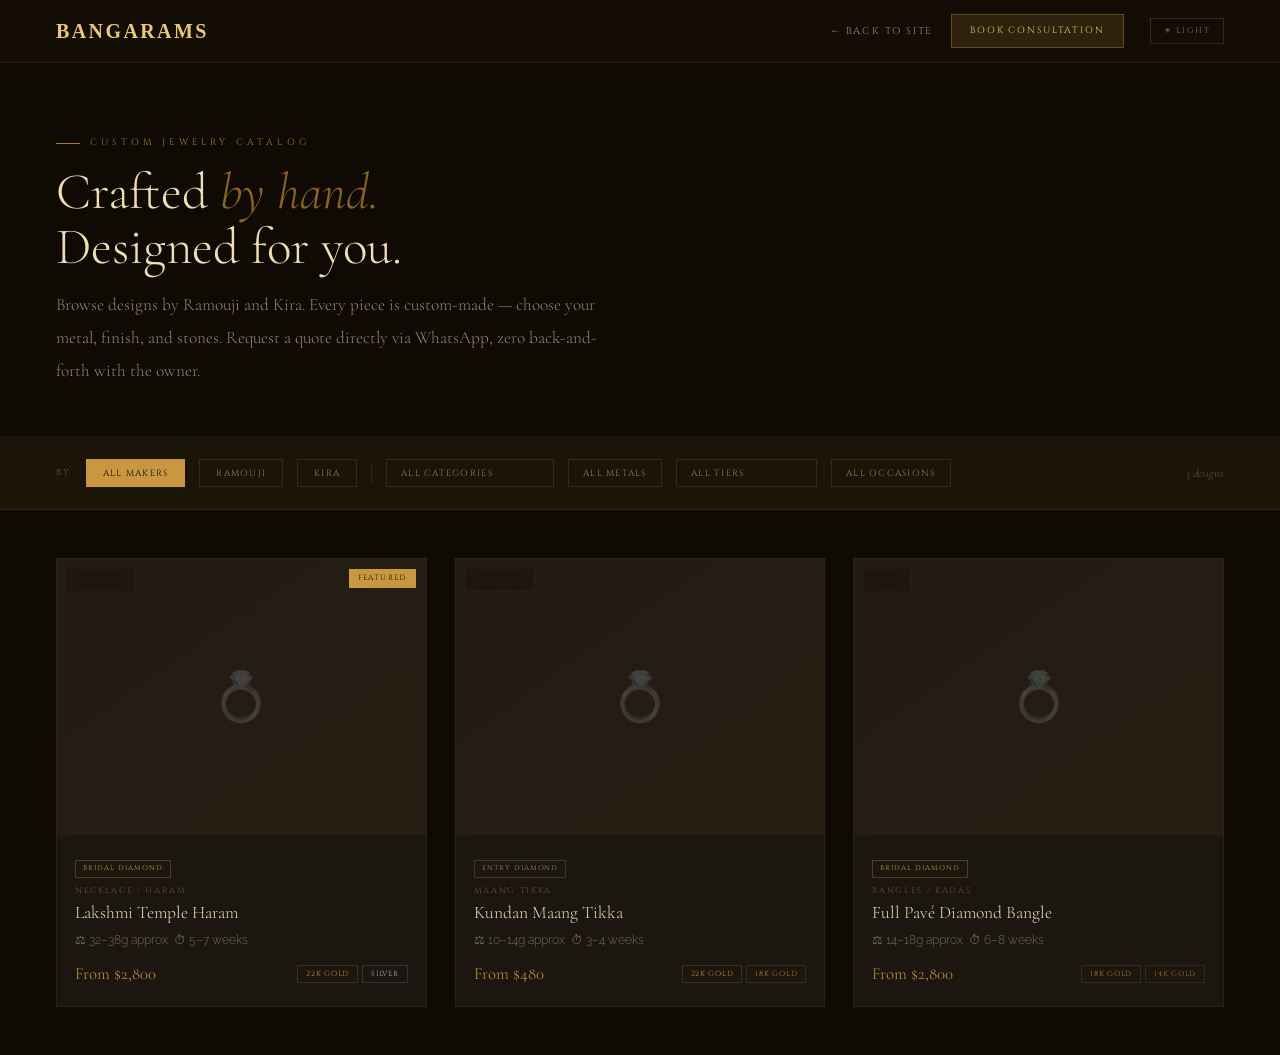
<file: designs.html>
<!DOCTYPE html>
<html lang="en">
<head>
<meta charset="UTF-8">
<meta name="viewport" content="width=device-width, initial-scale=1.0">
<meta name="description" content="Bangarams Design Catalog — Custom Indian Bridal Jewelry. Silver, Gold & Diamonds by Ramouji and Kira.">
<title>Bangarams — Design Catalog</title>
<link href="https://fonts.googleapis.com/css2?family=Cormorant+Garamond:ital,wght@0,300;0,400;0,600;1,400&family=Cinzel:wght@400;600;700&family=Raleway:wght@300;400;500&display=swap" rel="stylesheet">
<script src="theme.js"></script>
<link rel="stylesheet" href="theme.css">
<style>
*{margin:0;padding:0;box-sizing:border-box;}
:root{
  --gold:#C8973F;--gold-light:#E8C97A;--gold-pale:#F5E6C0;--gold-deep:#8A6420;
  --silver:#A8B4BC;--silver-light:#D4DDE2;
  --diamond:#B8C8D8;--diamond-ice:#E4EEF5;
  --ivory:#FDFAF3;--cream:#F7F0E0;
  --ink:#1C1410;--ink-soft:#3D2E1E;--ink-deep:#0F0A04;
  --mist:#A89880;
}
body{background:var(--ivory);color:var(--ink);font-family:'Raleway',sans-serif;font-weight:300;font-size:15px;line-height:1.7;}

/* ── NAV ── */
nav{position:sticky;top:0;z-index:100;display:flex;align-items:center;justify-content:space-between;padding:14px 56px;background:rgba(253,250,243,.96);backdrop-filter:blur(14px);border-bottom:1px solid rgba(200,151,63,.12);}
.nav-logo{text-decoration:none;}
.nav-wordmark{font-family:'Palatino Linotype','Book Antiqua',Palatino,serif;font-size:1.25rem;font-weight:700;color:var(--ink);letter-spacing:.12em;}
.nav-right{display:flex;align-items:center;gap:18px;}
.nav-link{font-family:'Cinzel',serif;font-size:.62rem;letter-spacing:.18em;text-transform:uppercase;color:var(--ink-soft);text-decoration:none;transition:color .3s;}
.nav-link:hover{color:var(--gold);}
.nav-cta{background:var(--ink);color:var(--gold-pale);padding:8px 18px;font-family:'Cinzel',serif;font-size:.58rem;letter-spacing:.2em;text-transform:uppercase;text-decoration:none;transition:background .3s;}
.nav-cta:hover{background:var(--gold);}

/* ── HERO ── */
.catalog-hero{padding:72px 56px 48px;border-bottom:1px solid rgba(200,151,63,.1);}
.hero-tag{font-family:'Cinzel',serif;font-size:.58rem;letter-spacing:.45em;text-transform:uppercase;color:var(--gold);opacity:.8;margin-bottom:14px;display:flex;align-items:center;gap:10px;}
.hero-tag::before{content:'';display:block;width:24px;height:.5px;background:var(--gold);}
.hero-title{font-family:'Cormorant Garamond',serif;font-size:clamp(2.2rem,4vw,3.8rem);font-weight:300;line-height:1.08;color:var(--ink);margin-bottom:14px;}
.hero-title em{font-style:italic;color:var(--gold-deep);}
.hero-desc{font-family:'Cormorant Garamond',serif;font-size:1.08rem;color:var(--mist);max-width:560px;line-height:1.9;}

/* ── FILTERS ── */
.filters{padding:22px 56px;background:var(--cream);border-bottom:1px solid rgba(200,151,63,.1);display:flex;align-items:center;gap:14px;flex-wrap:wrap;}
.filter-label{font-family:'Cinzel',serif;font-size:.54rem;letter-spacing:.28em;text-transform:uppercase;color:rgba(200,151,63,.55);}
.filter-chip{padding:7px 16px;border:1px solid rgba(200,151,63,.18);background:transparent;font-family:'Cinzel',serif;font-size:.56rem;letter-spacing:.14em;text-transform:uppercase;color:var(--mist);cursor:pointer;transition:all .25s;}
.filter-chip:hover{border-color:rgba(200,151,63,.4);color:var(--ink);}
.filter-chip.active{background:var(--gold);border-color:var(--gold);color:var(--ink);}
.filter-divider{width:1px;height:20px;background:rgba(200,151,63,.15);}
select.filter-sel{background:transparent;border:1px solid rgba(200,151,63,.18);padding:7px 14px;font-family:'Cinzel',serif;font-size:.56rem;letter-spacing:.14em;text-transform:uppercase;color:var(--mist);outline:none;cursor:pointer;-webkit-appearance:none;appearance:none;}
select.filter-sel:focus{border-color:rgba(200,151,63,.4);}
.results-count{margin-left:auto;font-size:.75rem;color:rgba(168,152,128,.6);font-family:'Cormorant Garamond',serif;font-style:italic;}

/* ── GRID ── */
.catalog-grid-wrap{padding:48px 56px;}
.catalog-grid{display:grid;grid-template-columns:repeat(auto-fill,minmax(280px,1fr));gap:28px;}
.design-card{background:var(--ivory);border:1px solid rgba(200,151,63,.08);overflow:hidden;cursor:pointer;transition:transform .4s,box-shadow .4s;}
.design-card:hover{transform:translateY(-5px);box-shadow:0 20px 40px rgba(28,20,16,.08);}
.card-img{aspect-ratio:4/3;background:linear-gradient(145deg,var(--cream),rgba(200,151,63,.06));position:relative;overflow:hidden;display:flex;align-items:center;justify-content:center;}
.card-img img{width:100%;height:100%;object-fit:cover;transition:transform .5s;}
.design-card:hover .card-img img{transform:scale(1.04);}
.card-img-ph{font-size:3rem;opacity:.18;}
.card-supplier-tag{position:absolute;top:10px;left:10px;background:rgba(28,20,16,.65);backdrop-filter:blur(6px);color:var(--gold-pale);padding:4px 10px;font-family:'Cinzel',serif;font-size:.5rem;letter-spacing:.18em;text-transform:uppercase;}
.card-featured{position:absolute;top:10px;right:10px;background:var(--gold);color:var(--ink);padding:3px 9px;font-family:'Cinzel',serif;font-size:.48rem;letter-spacing:.18em;text-transform:uppercase;}
.card-body{padding:18px;}
.card-cat{font-family:'Cinzel',serif;font-size:.52rem;letter-spacing:.2em;text-transform:uppercase;color:var(--gold);opacity:.7;margin-bottom:4px;}
.card-title{font-family:'Cormorant Garamond',serif;font-size:1.1rem;font-weight:300;color:var(--ink);margin-bottom:6px;line-height:1.2;}
.card-meta{font-size:.75rem;color:var(--mist);margin-bottom:10px;display:flex;flex-wrap:wrap;gap:6px;}
.card-price{font-family:'Cormorant Garamond',serif;font-size:1.05rem;color:var(--gold);}
.card-chips{display:flex;flex-wrap:wrap;gap:4px;}
.chip-m{font-family:'Cinzel',serif;font-size:.46rem;letter-spacing:.1em;text-transform:uppercase;padding:2px 8px;border:1px solid;}
.no-results{grid-column:1/-1;text-align:center;padding:60px 20px;color:var(--mist);}
.no-results p{font-family:'Cormorant Garamond',serif;font-style:italic;font-size:1.15rem;}
.card-tier{font-family:'Cinzel',serif;font-size:.44rem;letter-spacing:.14em;text-transform:uppercase;padding:2px 7px;border:1px solid;display:inline-block;margin-bottom:6px;}
.card-occ-chip{font-family:'Cinzel',serif;font-size:.43rem;letter-spacing:.1em;text-transform:uppercase;padding:2px 7px;background:rgba(200,151,63,.06);border:1px solid rgba(200,151,63,.15);color:rgba(168,152,128,.7);}
.sale-badge{display:inline-block;background:rgba(220,80,80,.1);border:1px solid rgba(220,80,80,.25);color:rgba(220,80,80,.85);padding:2px 8px;font-family:'Cinzel',serif;font-size:.44rem;letter-spacing:.12em;text-transform:uppercase;margin-bottom:6px;}
.card-price-was{font-size:.82rem;color:rgba(168,152,128,.45);text-decoration:line-through;margin-right:6px;}
.card-price-sale{color:rgba(220,80,80,.85);}

/* ══ MODAL ══ */
.modal-ov{display:none;position:fixed;inset:0;z-index:200;background:rgba(28,20,16,.75);align-items:flex-start;justify-content:center;padding:20px;overflow-y:auto;}
.modal-ov.open{display:flex;}
.modal{background:var(--ivory);max-width:860px;width:100%;margin:auto;position:relative;}
.modal-close{position:absolute;top:14px;right:14px;background:rgba(28,20,16,.06);border:none;width:32px;height:32px;font-size:1rem;cursor:pointer;color:var(--mist);z-index:2;transition:all .3s;}
.modal-close:hover{background:rgba(200,151,63,.15);color:var(--gold);}

/* Modal layout */
.modal-inner{display:grid;grid-template-columns:1fr 1fr;}
.modal-left{background:var(--cream);}
.modal-gallery{position:relative;aspect-ratio:1;overflow:hidden;display:flex;align-items:center;justify-content:center;background:linear-gradient(145deg,var(--cream),rgba(200,151,63,.06));}
.gallery-img{width:100%;height:100%;object-fit:cover;}
.gallery-ph{font-size:4rem;opacity:.15;}
.gallery-video{width:100%;aspect-ratio:16/9;border:none;}
.gallery-nav{position:absolute;top:50%;transform:translateY(-50%);width:100%;display:flex;justify-content:space-between;padding:0 10px;pointer-events:none;}
.gallery-nav button{pointer-events:all;background:rgba(28,20,16,.5);color:#fff;border:none;width:32px;height:32px;cursor:pointer;font-size:1rem;transition:background .3s;}
.gallery-nav button:hover{background:rgba(200,151,63,.7);}
.gallery-dots{display:flex;gap:6px;justify-content:center;padding:12px;}
.gallery-dot{width:6px;height:6px;border-radius:50%;background:rgba(200,151,63,.25);border:none;cursor:pointer;padding:0;}
.gallery-dot.active{background:var(--gold);}
.modal-supplier{padding:16px 18px;border-top:1px solid rgba(200,151,63,.1);display:flex;align-items:center;gap:10px;}
.ms-avatar{width:36px;height:36px;border-radius:50%;background:rgba(200,151,63,.12);display:flex;align-items:center;justify-content:center;font-family:'Cinzel',serif;font-size:.75rem;color:var(--gold);flex-shrink:0;}
.ms-name{font-family:'Cormorant Garamond',serif;font-size:1rem;color:var(--ink);}
.ms-tag{font-family:'Cinzel',serif;font-size:.52rem;letter-spacing:.14em;text-transform:uppercase;color:var(--mist);}

.modal-right{padding:28px;overflow-y:auto;max-height:90vh;}
.m-cat{font-family:'Cinzel',serif;font-size:.54rem;letter-spacing:.35em;text-transform:uppercase;color:rgba(200,151,63,.6);margin-bottom:6px;}
.m-title{font-family:'Cormorant Garamond',serif;font-size:1.7rem;font-weight:300;color:var(--ink);margin-bottom:12px;line-height:1.1;}
.m-price{font-family:'Cormorant Garamond',serif;font-size:1.15rem;color:var(--gold);margin-bottom:6px;}
.m-meta{font-size:.78rem;color:var(--mist);margin-bottom:16px;display:flex;flex-wrap:wrap;gap:10px;}
.m-desc{font-family:'Cormorant Garamond',serif;font-size:1rem;color:var(--ink-soft);line-height:1.9;margin-bottom:20px;}
.m-divider{height:1px;background:rgba(200,151,63,.12);margin:20px 0;}

/* Customization builder */
.cust-section-title{font-family:'Cinzel',serif;font-size:.56rem;letter-spacing:.35em;text-transform:uppercase;color:rgba(200,151,63,.55);margin-bottom:12px;display:flex;align-items:center;gap:8px;}
.cust-section-title::before{content:'';display:block;width:14px;height:.5px;background:rgba(200,151,63,.4);}
.cust-options{display:flex;flex-wrap:wrap;gap:7px;margin-bottom:18px;}
.cust-opt{padding:7px 14px;border:1px solid rgba(200,151,63,.18);background:transparent;font-family:'Cinzel',serif;font-size:.52rem;letter-spacing:.14em;text-transform:uppercase;color:var(--mist);cursor:pointer;transition:all .25s;}
.cust-opt:hover{border-color:rgba(200,151,63,.4);color:var(--ink);}
.cust-opt.selected{background:rgba(200,151,63,.12);border-color:var(--gold);color:var(--ink);}
.cust-field{margin-bottom:14px;}
.cust-field label{display:block;font-family:'Cinzel',serif;font-size:.52rem;letter-spacing:.22em;text-transform:uppercase;color:rgba(200,151,63,.5);margin-bottom:7px;}
.cust-field input,.cust-field textarea,.cust-field select{width:100%;background:rgba(200,151,63,.04);border:1px solid rgba(200,151,63,.14);padding:10px 13px;color:var(--ink);font-family:'Raleway',sans-serif;font-size:.88rem;outline:none;transition:border-color .3s;-webkit-appearance:none;appearance:none;}
.cust-field input:focus,.cust-field textarea:focus,.cust-field select:focus{border-color:rgba(200,151,63,.45);}
.cust-field textarea{resize:vertical;min-height:70px;}
.cust-field select option{background:var(--ivory);}
.cad-note{background:rgba(200,151,63,.05);border-left:2px solid rgba(200,151,63,.3);padding:10px 14px;font-size:.78rem;color:var(--mist);font-family:'Cormorant Garamond',serif;font-style:italic;margin-bottom:16px;line-height:1.6;}

/* CTA buttons */
.cta-row{display:flex;gap:10px;margin-top:20px;flex-direction:column;}
.btn-wa-cta{background:#25D366;color:#fff;border:none;padding:14px 24px;font-family:'Cinzel',serif;font-size:.62rem;letter-spacing:.22em;text-transform:uppercase;cursor:pointer;text-decoration:none;display:flex;align-items:center;justify-content:center;gap:8px;transition:background .3s;}
.btn-wa-cta:hover{background:#128C7E;}
.btn-consult{background:var(--ink);color:var(--gold-pale);border:none;padding:13px 24px;font-family:'Cinzel',serif;font-size:.62rem;letter-spacing:.22em;text-transform:uppercase;cursor:pointer;transition:background .3s;}
.btn-consult:hover{background:var(--gold);}

/* Consultation slot picker */
.consult-section{margin-top:20px;}
.slot-picker{display:flex;flex-wrap:wrap;gap:6px;margin:12px 0;}
.slot-btn{padding:6px 14px;border:1px solid rgba(200,151,63,.18);background:transparent;font-family:'Cinzel',serif;font-size:.52rem;letter-spacing:.1em;text-transform:uppercase;color:var(--mist);cursor:pointer;transition:all .25s;}
.slot-btn:hover{border-color:rgba(200,151,63,.4);color:var(--ink);}
.slot-btn.selected{background:rgba(200,151,63,.12);border-color:var(--gold);color:var(--ink);}
.slot-date-head{font-family:'Cinzel',serif;font-size:.52rem;letter-spacing:.2em;text-transform:uppercase;color:rgba(200,151,63,.5);margin-top:12px;margin-bottom:6px;}
.contact-row{display:grid;grid-template-columns:1fr 1fr;gap:10px;margin-top:12px;}

@media(max-width:720px){
  .modal-inner{grid-template-columns:1fr;}
  nav{padding:12px 20px;}
  .catalog-hero,.catalog-grid-wrap{padding:40px 20px;}
  .filters{padding:16px 20px;}
  .contact-row{grid-template-columns:1fr;}
}
</style>
</head>
<body class="page-public">

<!-- NAV -->
<nav>
  <a href="index.html" class="nav-logo"><span class="nav-wordmark">BANGARAMS</span></a>
  <div class="nav-right">
    <a href="index.html" class="nav-link">← Back to Site</a>
    <a href="index.html#consult" class="nav-cta">Book Consultation</a>
    <button data-theme-toggle onclick="THEME.toggle();THEME.syncButtons()" style="margin-left:8px;">☀ Light</button>
  </div>
</nav>

<!-- HERO -->
<div class="catalog-hero">
  <div class="hero-tag">Custom Jewelry Catalog</div>
  <h1 class="hero-title">Crafted <em>by hand.</em><br>Designed for you.</h1>
  <p class="hero-desc">Browse designs by Ramouji and Kira. Every piece is custom-made — choose your metal, finish, and stones. Request a quote directly via WhatsApp, zero back-and-forth with the owner.</p>
</div>

<!-- FILTERS -->
<div class="filters" id="filter-bar">
  <span class="filter-label">By</span>
  <button class="filter-chip active" onclick="setFilter('supplier','all',this)">All Makers</button>
  <button class="filter-chip" onclick="setFilter('supplier','ramouji',this)">Ramouji</button>
  <button class="filter-chip" onclick="setFilter('supplier','kira',this)">Kira</button>
  <div class="filter-divider"></div>
  <select class="filter-sel" id="cat-filter" onchange="setFilter('category',this.value)">
    <option value="">All Categories</option>
  </select>
  <select class="filter-sel" id="metal-filter" onchange="setFilter('metal',this.value)">
    <option value="">All Metals</option>
  </select>
  <select class="filter-sel" id="tier-filter" onchange="setFilter('tier',this.value)">
    <option value="">All Tiers</option>
    <option value="entry">Entry Diamond</option>
    <option value="bridal">Bridal Diamond</option>
    <option value="prestige">Prestige Diamond</option>
  </select>
  <select class="filter-sel" id="occ-filter" onchange="setFilter('occasion',this.value)">
    <option value="">All Occasions</option>
  </select>
  <span class="results-count" id="results-count"></span>
</div>

<!-- GRID -->
<div class="catalog-grid-wrap">
  <div class="catalog-grid" id="catalog-grid"></div>
</div>

<!-- MODAL -->
<div class="modal-ov" id="modal-ov" onclick="handleOvClick(event)">
  <div class="modal" id="modal-box">
    <button class="modal-close" onclick="closeModal()">✕</button>
    <div class="modal-inner">

      <!-- LEFT: Gallery + Supplier -->
      <div class="modal-left">
        <div class="modal-gallery" id="gallery"></div>
        <div class="gallery-dots" id="gallery-dots"></div>
        <div class="modal-supplier" id="modal-supplier"></div>
      </div>

      <!-- RIGHT: Details + Customization -->
      <div class="modal-right" id="modal-right">
        <!-- filled by JS -->
      </div>

    </div>
  </div>
</div>

<script src="auth.js"></script>
<script src="store.js"></script>
<script src="kira.js"></script>
<script>

/* ════════════════════════════════════════
   FILTERS & RENDER
════════════════════════════════════════ */
const _filters = { supplier:'all', category:'', metal:'', tier:'', occasion:'' };

// Populate filter dropdowns
(function() {
  const catSel   = document.getElementById('cat-filter');
  const metalSel = document.getElementById('metal-filter');
  const occSel   = document.getElementById('occ-filter');
  STORE.CATEGORIES.forEach(c => { const o=document.createElement('option'); o.value=c; o.textContent=c; catSel.appendChild(o); });
  Object.entries(STORE.METALS).forEach(([k,v]) => { const o=document.createElement('option'); o.value=k; o.textContent=v.short; metalSel.appendChild(o); });
  (STORE.OCCASIONS||[]).forEach(occ => { const o=document.createElement('option'); o.value=occ; o.textContent=occ; occSel.appendChild(o); });
})();

function setFilter(key, val, btn) {
  _filters[key] = val;
  if (btn && key === 'supplier') {
    document.querySelectorAll('.filter-chip').forEach(b => b.classList.remove('active'));
    btn.classList.add('active');
  }
  renderGrid();
}

// Pricing config cached once per render
let _pricingCfg = null;
function getPricingCfg() {
  if (!_pricingCfg) _pricingCfg = (typeof STORE !== 'undefined') ? STORE.getPricingConfig() : {};
  return _pricingCfg;
}
// Compute the public retail price for a design
function getRetailPrice(d) {
  if (typeof KIRA !== 'undefined' && d.kiraBasePrice) {
    return KIRA.getRetailWithMarkup(d.kiraBasePrice, getPricingCfg().kiraMarkupPercent ?? 80);
  }
  return d.basePrice || 0;
}
// Compute sale price if discount applies
function getSalePrice(d, retail) {
  const cfg = getPricingCfg();
  // Per-product discount takes precedence over global
  if (d.discountActive && d.discountPercent > 0) {
    return Math.round(retail * (1 - d.discountPercent / 100));
  }
  if (cfg.discountActive && cfg.globalDiscountPercent > 0) {
    return Math.round(retail * (1 - cfg.globalDiscountPercent / 100));
  }
  return null;
}

function renderGrid() {
  _pricingCfg = null; // refresh config on each render
  let designs = STORE.getPublicDesigns();
  if (_filters.supplier !== 'all') designs = designs.filter(d => d.supplierId === _filters.supplier);
  if (_filters.category) designs = designs.filter(d => d.category === _filters.category);
  if (_filters.metal)    designs = designs.filter(d => d.metals && d.metals.includes(_filters.metal));
  if (_filters.occasion) designs = designs.filter(d => (d.occasionTags||[]).includes(_filters.occasion));
  if (_filters.tier && typeof KIRA !== 'undefined') {
    designs = designs.filter(d => {
      const r = getRetailPrice(d);
      return r && KIRA.getTier(r) === _filters.tier;
    });
  }

  const grid = document.getElementById('catalog-grid');
  document.getElementById('results-count').textContent = `${designs.length} design${designs.length!==1?'s':''}`;

  if (!designs.length) {
    grid.innerHTML = `<div class="no-results"><p>No designs match your filters. Try broadening your search.</p></div>`;
    return;
  }

  const cfg = getPricingCfg();
  grid.innerHTML = designs.map(d => {
    const img    = d.images && d.images.length
      ? `<img src="${esc(STORE.resolveImgSrc(d.images[0]))}" alt="${esc(d.title)}" loading="lazy" onerror="this.parentElement.innerHTML='<span class=card-img-ph>💍</span>'">`
      : `<span class="card-img-ph">💍</span>`;
    const chips  = (d.metals||[]).slice(0,2).map(m =>
      `<span class="chip-m" style="color:${STORE.METALS[m]?.color||'#A89880'};border-color:${STORE.METALS[m]?.color||'#A89880'}30">${STORE.METALS[m]?.short||m}</span>`
    ).join('');
    const prof    = STORE.getProfile(d.supplierId);
    const retail  = getRetailPrice(d);
    const sale    = retail ? getSalePrice(d, retail) : null;
    // Tier badge
    const tierKey  = (typeof KIRA !== 'undefined' && retail) ? KIRA.getTier(retail) : null;
    const tierInfo = tierKey ? KIRA.TIERS[tierKey] : null;
    const tierBadge = tierInfo
      ? `<span class="card-tier" style="color:${tierInfo.color};border-color:${tierInfo.border}">${tierInfo.label}</span>`
      : '';
    // Sale badge
    const discPct = (d.discountActive && d.discountPercent > 0) ? d.discountPercent
                  : (cfg.discountActive && cfg.globalDiscountPercent > 0) ? cfg.globalDiscountPercent : 0;
    const saleBadge = sale
      ? `<span class="sale-badge">${discPct}% Off${cfg.discountLabel ? ' · ' + esc(cfg.discountLabel) : ''}</span>`
      : '';
    // Occasion chips
    const occChips = (d.occasionTags||[]).slice(0,3).map(o=>`<span class="card-occ-chip">${esc(o)}</span>`).join('');
    // Price display
    const priceHtml = retail
      ? (sale
          ? `<div class="card-price"><span class="card-price-was">$${retail.toLocaleString()}</span><span class="card-price-sale">$${sale.toLocaleString()}</span></div>`
          : `<div class="card-price">From $${retail.toLocaleString()}</div>`)
      : `<div class="card-price">Custom Quote</div>`;
    return `
    <div class="design-card" onclick="openModal('${d.id}')">
      <div class="card-img">
        ${img}
        <div class="card-supplier-tag">${esc(prof.name)}</div>
        ${d.featured ? '<div class="card-featured">Featured</div>' : ''}
        ${sale ? `<div class="card-featured" style="background:rgba(220,80,80,.85);">${discPct}% Off</div>` : ''}
      </div>
      <div class="card-body">
        ${tierBadge}${saleBadge}
        <div class="card-cat">${esc(d.category)}</div>
        <div class="card-title">${esc(d.title)}</div>
        <div class="card-meta">
          ${d.weight ? '<span>⚖ '+esc(d.weight)+'</span>' : ''}
          ${d.leadTime ? '<span>⏱ '+esc(d.leadTime)+'</span>' : ''}
        </div>
        ${occChips ? `<div style="display:flex;flex-wrap:wrap;gap:4px;margin-bottom:8px;">${occChips}</div>` : ''}
        <div style="display:flex;justify-content:space-between;align-items:center;">
          ${priceHtml}
          <div class="card-chips">${chips}</div>
        </div>
      </div>
    </div>`;
  }).join('');
}

/* ════════════════════════════════════════
   MODAL
════════════════════════════════════════ */
let _activeDesign   = null;
let _galleryItems   = [];
let _galleryIdx     = 0;
let _selectedMetal  = '';
let _selectedFinish = '';
let _selectedStone  = '';
let _selectedSlot   = null;

async function openModal(id) {
  const d = STORE.getDesignById(id);
  if (!d) return;
  _activeDesign   = d;
  _selectedMetal  = d.metals  && d.metals.length  ? d.metals[0]  : '';
  _selectedFinish = d.finishes && d.finishes.length ? d.finishes[0] : '';
  _selectedStone  = d.stones  && d.stones.length  ? d.stones[0]  : '';
  _selectedSlot   = null;

  const prof = STORE.getProfile(d.supplierId);

  // Build gallery items: video first, then images
  _galleryItems = [];
  if (d.videoUrl) {
    const embed = STORE.ytEmbedUrl(d.videoUrl);
    if (embed) _galleryItems.push({ type:'video', src:embed });
  }
  for (const img of (d.images||[])) {
    if (img.type === 'idb') {
      const url = await STORE.idb.getURL(img.src);
      if (url) _galleryItems.push({ type:'img', src:url });
    } else {
      _galleryItems.push({ type:'img', src: STORE.resolveImgSrc(img) });
    }
  }

  _galleryIdx = 0;
  renderGallery();

  // Supplier info
  const initials = prof.name.split(' ').map(w=>w[0]).join('').slice(0,2).toUpperCase();
  document.getElementById('modal-supplier').innerHTML = `
    <div class="ms-avatar">${esc(initials)}</div>
    <div>
      <div class="ms-name">${esc(prof.name)}</div>
      <div class="ms-tag">${esc(prof.tagline||'')}</div>
    </div>`;

  // Right panel
  document.getElementById('modal-right').innerHTML = buildRightPanel(d, prof);

  document.getElementById('modal-ov').classList.add('open');
  document.body.style.overflow = 'hidden';
}

function renderGallery() {
  const el  = document.getElementById('gallery');
  const dot = document.getElementById('gallery-dots');
  if (!_galleryItems.length) {
    el.innerHTML = '<span class="gallery-ph">💍</span>';
    dot.innerHTML = '';
    return;
  }
  const item = _galleryItems[_galleryIdx];
  if (item.type === 'video') {
    el.innerHTML = `<iframe class="gallery-video" src="${esc(item.src)}" allowfullscreen></iframe>`;
  } else {
    el.innerHTML = `
      <img class="gallery-img" src="${esc(item.src)}" alt="">
      ${_galleryItems.length > 1 ? `
      <div class="gallery-nav">
        <button onclick="galleryNav(-1)">‹</button>
        <button onclick="galleryNav(1)">›</button>
      </div>` : ''}`;
  }
  dot.innerHTML = _galleryItems.map((_, i) =>
    `<button class="gallery-dot ${i===_galleryIdx?'active':''}" onclick="galleryNav(${i}-${_galleryIdx})"></button>`
  ).join('');
}

function galleryNav(dir) {
  _galleryIdx = (_galleryIdx + dir + _galleryItems.length) % _galleryItems.length;
  renderGallery();
}

function buildRightPanel(d, prof) {
  const metalOpts  = (d.metals  ||[]).map(k => `<button class="cust-opt ${_selectedMetal===k?'selected':''}" onclick="selectOpt('metal','${k}',this)">${esc(STORE.METALS[k]?.short||k)}</button>`).join('');
  const finishOpts = (d.finishes||[]).map(k => `<button class="cust-opt ${_selectedFinish===k?'selected':''}" onclick="selectOpt('finish','${k}',this)">${esc(STORE.FINISHES[k]||k)}</button>`).join('');
  const stoneOpts  = (d.stones  ||[]).map(k => `<button class="cust-opt ${_selectedStone===k?'selected':''}" onclick="selectOpt('stone','${k}',this)">${esc(STORE.STONES[k]||k)}</button>`).join('');
  const cadNote    = d.cadFee ? `<div class="cad-note">CAD design changes: <strong>$${d.cadFee} per revision round</strong>. The first design is included in your quote.</div>` : '';
  const suppInit   = prof.name.split(' ').map(w=>w[0]).join('').slice(0,2).toUpperCase();

  return `
    <div class="m-cat">${esc(d.category)}</div>
    <div class="m-title">${esc(d.title)}</div>
    ${(() => {
      const retail = getRetailPrice(d);
      const sale   = retail ? getSalePrice(d, retail) : null;
      if (!retail) return '<div class="m-price" style="font-size:.95rem;">Custom Quote</div>';
      if (sale) return `<div class="m-price"><span style="text-decoration:line-through;opacity:.5;margin-right:8px;">$${retail.toLocaleString()}</span><span style="color:rgba(220,80,80,.85);">$${sale.toLocaleString()}</span> <span style="font-size:.72rem;color:rgba(220,80,80,.6);">${(() => { const cfg=getPricingCfg(); return (d.discountActive&&d.discountPercent)||cfg.globalDiscountPercent; })()}% off</span></div>`;
      return `<div class="m-price">From $${retail.toLocaleString()} <span style="font-size:.75rem;color:var(--mist);">(depending on metal & stones)</span></div>`;
    })()}
    <div class="m-meta">
      ${d.weight   ? `<span>⚖ ${esc(d.weight)}</span>`   : ''}
      ${d.leadTime ? `<span>⏱ ${esc(d.leadTime)}</span>` : ''}
    </div>
    <p class="m-desc">${esc(d.description).replace(/\n/g,'<br>')}</p>

    <div class="m-divider"></div>
    <div class="cust-section-title">Customise Your Piece</div>

    ${metalOpts  ? `<div style="margin-bottom:16px;"><div class="cust-section-title" style="font-size:.5rem;margin-bottom:8px;">Metal</div><div class="cust-options" id="opts-metal">${metalOpts}</div></div>` : ''}
    ${finishOpts ? `<div style="margin-bottom:16px;"><div class="cust-section-title" style="font-size:.5rem;margin-bottom:8px;">Finish</div><div class="cust-options" id="opts-finish">${finishOpts}</div></div>` : ''}
    ${stoneOpts  ? `<div style="margin-bottom:16px;"><div class="cust-section-title" style="font-size:.5rem;margin-bottom:8px;">Stone</div><div class="cust-options" id="opts-stone">${stoneOpts}</div></div>` : ''}

    ${cadNote}

    <div class="cust-field">
      <label>Additional Notes</label>
      <textarea id="c-notes" placeholder="Sizes, special requests, inspiration photos description, outfit colours…"></textarea>
    </div>
    <div class="cust-field">
      <label>Your Budget</label>
      <select id="c-budget">
        <option value="">— Select —</option>
        ${STORE.BUDGET_RANGES.map(r=>`<option value="${esc(r)}">${esc(r)}</option>`).join('')}
      </select>
    </div>

    <div class="m-divider"></div>
    <div class="cust-section-title">Your Contact</div>
    <div class="contact-row">
      <div class="cust-field">
        <label>Your Name</label>
        <input type="text" id="c-name" placeholder="Priya Sharma">
      </div>
      <div class="cust-field">
        <label>Phone / WhatsApp</label>
        <input type="tel" id="c-phone" placeholder="+1 (404) 000-0000">
      </div>
    </div>
    <div class="cust-field">
      <label>Email (optional)</label>
      <input type="email" id="c-email" placeholder="priya@email.com">
    </div>

    <div class="cta-row">
      <button class="btn-wa-cta" onclick="sendViaWhatsApp()">💬 Request via WhatsApp</button>
      <button class="btn-consult" onclick="toggleConsultSection()">📅 Book a Consultation</button>
    </div>

    <!-- Consultation Section (hidden by default) -->
    <div class="consult-section" id="consult-section" style="display:none;">
      <div class="m-divider"></div>
      <div class="cust-section-title">Choose a Consultation Slot</div>
      <div id="slot-area">Loading available slots…</div>
      <div id="slot-confirm" style="display:none;margin-top:14px;">
        <div style="background:rgba(200,151,63,.08);border:1px solid rgba(200,151,63,.2);padding:12px 16px;font-size:.82rem;color:var(--mist);margin-bottom:12px;">
          Selected: <strong id="selected-slot-label" style="color:var(--ink);"></strong>
        </div>
        <button class="btn-wa-cta" onclick="bookViaWhatsApp()">💬 Confirm Booking via WhatsApp</button>
      </div>
    </div>`;
}

function selectOpt(type, val, btn) {
  if (type === 'metal')  _selectedMetal  = val;
  if (type === 'finish') _selectedFinish = val;
  if (type === 'stone')  _selectedStone  = val;
  document.querySelectorAll(`#opts-${type} .cust-opt`).forEach(b => b.classList.remove('selected'));
  btn.classList.add('selected');
}

function sendViaWhatsApp() {
  const d     = _activeDesign;
  const prof  = STORE.getProfile(d.supplierId);
  if (!prof.whatsapp) {
    alert('WhatsApp number not yet configured for this supplier. Please contact hello@bangarams.com.');
    return;
  }
  const opts  = {
    metal:  _selectedMetal,
    finish: _selectedFinish,
    stone:  _selectedStone,
    notes:  document.getElementById('c-notes')?.value || '',
    budget: document.getElementById('c-budget')?.value || '',
    customerName:  document.getElementById('c-name')?.value  || '',
    customerPhone: document.getElementById('c-phone')?.value || '',
    customerEmail: document.getElementById('c-email')?.value || '',
  };
  const msg  = STORE.buildWAMessage(d, opts);
  const url  = STORE.buildWAUrl(d, opts);
  // Save inquiry record
  STORE.createInquiry({
    designId:d.id, designTitle:d.title, supplierId:d.supplierId,
    selections:{ Metal:STORE.METALS[opts.metal]?.short||opts.metal, Finish:STORE.FINISHES[opts.finish]||opts.finish, Stone:STORE.STONES[opts.stone]||opts.stone },
    notes:opts.notes, budget:opts.budget,
    customerName:opts.customerName, customerPhone:opts.customerPhone, customerEmail:opts.customerEmail,
    waMessage:msg,
  });
  window.open(url, '_blank');
}

let _slotsLoaded = false;
function toggleConsultSection() {
  const sec = document.getElementById('consult-section');
  if (!sec) return;
  const isHidden = sec.style.display === 'none';
  sec.style.display = isHidden ? 'block' : 'none';
  if (isHidden && !_slotsLoaded) { loadSlots(); _slotsLoaded = true; }
}

function loadSlots() {
  const d     = _activeDesign;
  const slots = STORE.getOpenSlots(d.supplierId);
  const area  = document.getElementById('slot-area');
  if (!slots.length) {
    area.innerHTML = `<p style="font-size:.82rem;color:var(--mist);font-style:italic;font-family:'Cormorant Garamond',serif;">No open slots in the next 3 weeks. Please reach out via WhatsApp to arrange a time.</p>`;
    return;
  }
  // Group by date
  const byDate = {};
  slots.forEach(s => { if (!byDate[s.date]) byDate[s.date] = []; byDate[s.date].push(s); });

  let html = '';
  Object.entries(byDate).slice(0,7).forEach(([date, daySlots]) => {
    const d = new Date(date + 'T12:00:00');
    const label = d.toLocaleDateString('en-US',{weekday:'long',month:'long',day:'numeric'});
    html += `<div class="slot-date-head">${label}</div><div class="slot-picker">`;
    html += daySlots.map(s => `<button class="slot-btn" onclick="selectSlot('${s.date}','${s.time}',this)">${esc(s.time)}</button>`).join('');
    html += '</div>';
  });
  area.innerHTML = html;
}

function selectSlot(date, time, btn) {
  document.querySelectorAll('#slot-area .slot-btn').forEach(b => b.classList.remove('selected'));
  btn.classList.add('selected');
  _selectedSlot = { date, time };
  const d = new Date(date + 'T12:00:00');
  document.getElementById('selected-slot-label').textContent =
    d.toLocaleDateString('en-US',{weekday:'long',month:'long',day:'numeric'}) + ' at ' + time;
  document.getElementById('slot-confirm').style.display = 'block';
}

function bookViaWhatsApp() {
  if (!_selectedSlot) return;
  const d    = _activeDesign;
  const prof = STORE.getProfile(d.supplierId);
  if (!prof.whatsapp) {
    alert('WhatsApp number not yet configured for this supplier. Please contact hello@bangarams.com.');
    return;
  }
  const opts = {
    metal:_selectedMetal, finish:_selectedFinish, stone:_selectedStone,
    notes:        document.getElementById('c-notes')?.value  || '',
    budget:       document.getElementById('c-budget')?.value || '',
    customerName: document.getElementById('c-name')?.value   || '',
    customerPhone:document.getElementById('c-phone')?.value  || '',
    customerEmail:document.getElementById('c-email')?.value  || '',
    requestedDate:_selectedSlot.date,
    requestedTime:_selectedSlot.time,
  };
  const msg = STORE.buildWAMessage(d, opts);
  STORE.createInquiry({
    designId:d.id, designTitle:d.title, supplierId:d.supplierId,
    requestedDate:_selectedSlot.date, requestedTime:_selectedSlot.time,
    selections:{ Metal:STORE.METALS[opts.metal]?.short||opts.metal, Finish:STORE.FINISHES[opts.finish]||opts.finish, Stone:STORE.STONES[opts.stone]||opts.stone },
    notes:opts.notes, budget:opts.budget,
    customerName:opts.customerName, customerPhone:opts.customerPhone, customerEmail:opts.customerEmail,
    waMessage:msg,
  });
  window.open(STORE.buildWAUrl(d, opts), '_blank');
}

function closeModal() {
  document.getElementById('modal-ov').classList.remove('open');
  document.body.style.overflow = '';
  _activeDesign = null; _galleryItems = []; _slotsLoaded = false; _selectedSlot = null;
}
function handleOvClick(e) { if (e.target === document.getElementById('modal-ov')) closeModal(); }
document.addEventListener('keydown', e => { if (e.key==='Escape') closeModal(); });

function esc(s) { return String(s||'').replace(/&/g,'&amp;').replace(/</g,'&lt;').replace(/>/g,'&gt;').replace(/"/g,'&quot;'); }

/* ── INIT ── */
renderGrid();
</script>
</body>
</html>
</file>
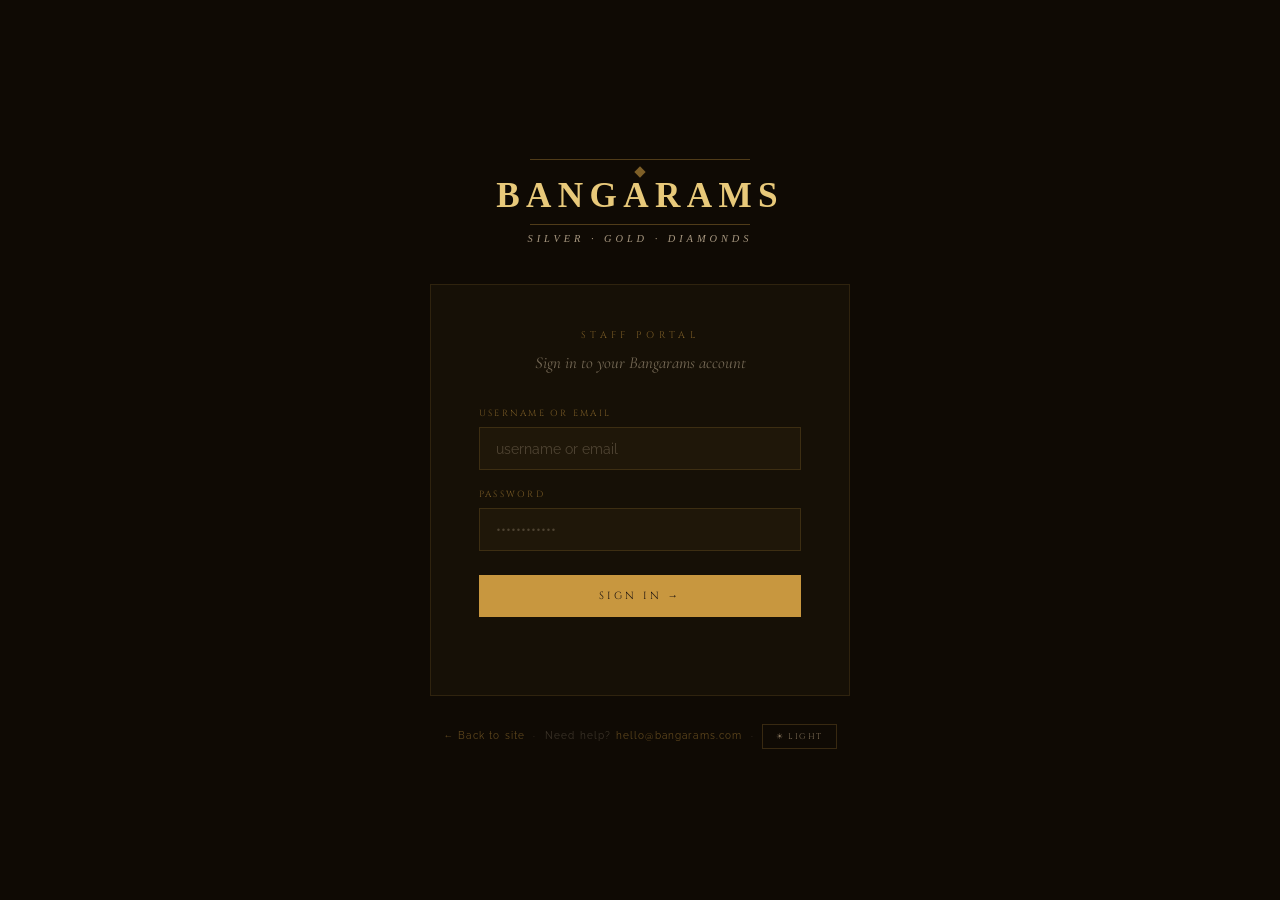
<file: login.html>
<!DOCTYPE html>
<html lang="en">
<head>
<meta charset="UTF-8">
<meta name="viewport" content="width=device-width, initial-scale=1.0">
<title>Bangarams — Staff Login</title>
<link href="https://fonts.googleapis.com/css2?family=Cormorant+Garamond:ital,wght@0,300;0,400;0,600;1,400&family=Cinzel:wght@400;600;700&family=Raleway:wght@300;400;500&display=swap" rel="stylesheet">
<script src="theme.js"></script>
<link rel="stylesheet" href="theme.css">
<style>
*{margin:0;padding:0;box-sizing:border-box;}
:root{
  --gold:#C8973F; --gold-light:#E8C97A; --gold-pale:#F5E6C0;
  --ink:#1C1410; --ink-deep:#0F0A04; --mist:#A89880;
}
body{
  background:var(--ink-deep);
  min-height:100vh; display:flex; flex-direction:column;
  align-items:center; justify-content:center;
  font-family:'Raleway',sans-serif; padding:24px;
}

/* ── LOGO ── */
.logo{text-align:center; margin-bottom:40px;}
.logo-rule{width:220px; height:1px; background:rgba(200,151,63,.35); margin:8px auto;}
.logo-diamond{
  width:8px; height:8px; background:var(--gold); transform:rotate(45deg);
  margin:0 auto; opacity:.6; display:block;
}
.logo-wordmark{
  font-family:'Palatino Linotype','Book Antiqua',Palatino,serif;
  font-size:2.2rem; font-weight:700; color:var(--gold-light);
  letter-spacing:.18em;
}
.logo-tagline{
  font-family:'Palatino Linotype',Palatino,serif;
  font-size:.65rem; color:var(--mist); letter-spacing:.38em;
  font-style:italic; margin-top:4px;
}

/* ── CARD ── */
.card{
  background:rgba(200,151,63,.04);
  border:1px solid rgba(200,151,63,.14);
  padding:44px 48px; width:100%; max-width:420px;
}
.card-title{
  font-family:'Cinzel',serif; font-size:.6rem;
  letter-spacing:.45em; text-transform:uppercase;
  color:rgba(200,151,63,.55); margin-bottom:8px; text-align:center;
}
.card-subtitle{
  font-family:'Cormorant Garamond',serif; font-style:italic;
  font-size:1.05rem; color:rgba(168,152,128,.65);
  text-align:center; margin-bottom:30px; line-height:1.6;
}

/* ── FORM ── */
.field{margin-bottom:18px;}
label{
  display:block; font-family:'Cinzel',serif; font-size:.56rem;
  letter-spacing:.25em; text-transform:uppercase;
  color:rgba(200,151,63,.55); margin-bottom:8px;
}
input{
  width:100%; background:rgba(200,151,63,.05);
  border:1px solid rgba(200,151,63,.18);
  padding:12px 16px; color:#F5E6C0;
  font-family:'Raleway',sans-serif; font-size:.9rem;
  outline:none; transition:border-color .3s;
}
input:focus{border-color:rgba(200,151,63,.5);}
input::placeholder{color:rgba(168,152,128,.35);}
input.error-field{border-color:rgba(220,80,80,.5);}

.btn{
  width:100%; background:var(--gold); color:var(--ink);
  border:none; padding:14px 24px;
  font-family:'Cinzel',serif; font-size:.65rem;
  letter-spacing:.28em; text-transform:uppercase;
  cursor:pointer; transition:background .3s; margin-top:6px;
}
.btn:hover{background:var(--gold-light);}
.btn:disabled{background:rgba(200,151,63,.4); cursor:not-allowed;}

.error-msg{
  font-size:.72rem; color:rgba(220,80,80,.8);
  font-family:'Raleway',sans-serif; text-align:center;
  min-height:20px; margin-top:14px; letter-spacing:.04em;
}
.success-msg{
  font-size:.72rem; color:rgba(127,176,105,.9);
  font-family:'Raleway',sans-serif; text-align:center;
  min-height:20px; margin-top:14px; letter-spacing:.04em;
}

/* ── PANELS ── */
.panel{display:none;}
.panel.active{display:block;}

/* ── PASSWORD STRENGTH ── */
.pwd-hint{
  font-size:.65rem; color:rgba(168,152,128,.45);
  font-family:'Raleway',sans-serif; margin-top:6px;
  letter-spacing:.03em;
}

/* ── FOOTER ── */
.page-footer{
  margin-top:28px; text-align:center;
  font-size:.6rem; letter-spacing:.12em;
  color:rgba(168,152,128,.3); font-family:'Raleway',sans-serif;
}
.page-footer a{color:rgba(200,151,63,.45); text-decoration:none;}
.page-footer a:hover{color:var(--gold);}

/* ── USER BADGE (change-pwd screen) ── */
.user-badge{
  display:flex; align-items:center; gap:12px;
  background:rgba(200,151,63,.05);
  border:1px solid rgba(200,151,63,.12);
  padding:12px 16px; margin-bottom:24px;
}
.ub-avatar{
  width:36px; height:36px; border-radius:50%;
  background:rgba(200,151,63,.15); display:flex;
  align-items:center; justify-content:center;
  font-family:'Cinzel',serif; font-size:.8rem; color:var(--gold);
  flex-shrink:0;
}
.ub-name{font-size:.85rem; color:var(--gold-pale); font-family:'Cormorant Garamond',serif;}
.ub-role{font-size:.6rem; letter-spacing:.15em; color:var(--mist); text-transform:uppercase; font-family:'Cinzel',serif;}
</style>
</head>
<body class="page-internal">

<div class="logo">
  <div class="logo-rule"></div>
  <div class="logo-diamond"></div>
  <div class="logo-wordmark">BANGARAMS</div>
  <div class="logo-rule"></div>
  <div class="logo-tagline">SILVER · GOLD · DIAMONDS</div>
</div>

<!-- ── PANEL 1: LOGIN ── -->
<div class="card" id="panel-login">
  <div id="login-panel" class="panel active">
    <div class="card-title">Staff Portal</div>
    <div class="card-subtitle">Sign in to your Bangarams account</div>

    <div class="field">
      <label>Username or Email</label>
      <input type="text" id="login-user" placeholder="username or email" autocomplete="username">
    </div>
    <div class="field">
      <label>Password</label>
      <input type="password" id="login-pwd" placeholder="••••••••••••" autocomplete="current-password"
             onkeydown="if(event.key==='Enter')doLogin()">
    </div>

    <button class="btn" id="login-btn" onclick="doLogin()">Sign In →</button>
    <div class="error-msg" id="login-err"></div>
  </div>

  <!-- ── PANEL 2: CHANGE PASSWORD (mustReset) ── -->
  <div id="reset-panel" class="panel">
    <div style="background:rgba(127,176,105,.1);border:1px solid rgba(127,176,105,.3);padding:8px 14px;text-align:center;margin-bottom:16px;font-size:.72rem;color:rgba(127,176,105,.9);font-family:'Raleway',sans-serif;letter-spacing:.04em;">
      ✓ Login successful — please set a new password to continue
    </div>
    <div class="card-title">Set New Password</div>
    <div class="card-subtitle">One-time step required before accessing your dashboard</div>

    <div class="user-badge" id="reset-user-badge">
      <div class="ub-avatar" id="reset-avatar">?</div>
      <div>
        <div class="ub-name" id="reset-name"></div>
        <div class="ub-role" id="reset-role"></div>
      </div>
    </div>

    <div class="field">
      <label>New Password</label>
      <input type="password" id="new-pwd" placeholder="Min. 8 characters"
             oninput="checkStrength()" autocomplete="new-password">
      <div class="pwd-hint" id="pwd-hint"></div>
    </div>
    <div class="field">
      <label>Confirm Password</label>
      <input type="password" id="new-pwd2" placeholder="Repeat password"
             onkeydown="if(event.key==='Enter')doChangePwd()" autocomplete="new-password">
    </div>

    <button class="btn" id="change-btn" onclick="doChangePwd()">Set Password →</button>
    <div class="error-msg"  id="change-err"></div>
    <div class="success-msg" id="change-ok"></div>
  </div>
</div>

<div class="page-footer">
  <a href="index.html">← Back to site</a>
  &nbsp;·&nbsp;
  Need help? <a href="mailto:hello@bangarams.com">hello@bangarams.com</a>
  &nbsp;·&nbsp;
  <button data-theme-toggle onclick="THEME.toggle();THEME.syncButtons()">☀ Light</button>
</div>

<script src="auth.js"></script>
<script>
// If already logged in (and not mustReset), go straight to destination
(function() {
  const s = AUTH.session();
  if (s && !s.mustReset) {
    const artisan = ['artisan_ramouji','artisan_kira'].includes(s.role);
    window.location.href = s.role === 'site_admin' ? 'admin.html' : artisan ? 'dashboard.html' : 'index.html';
  }
})();

async function doLogin() {
  const user = document.getElementById('login-user').value.trim();
  const pwd  = document.getElementById('login-pwd').value;
  const err  = document.getElementById('login-err');
  const btn  = document.getElementById('login-btn');

  err.textContent = '';
  if (!user || !pwd) { err.textContent = 'Please enter your username and password.'; return; }

  btn.textContent = 'Signing in…'; btn.disabled = true;
  const sess = await AUTH.login(user, pwd);
  btn.textContent = 'Sign In →'; btn.disabled = false;

  if (!sess) {
    err.textContent = 'Invalid credentials. Please try again.';
    document.getElementById('login-pwd').value = '';
    document.getElementById('login-pwd').focus();
    return;
  }

  if (sess.mustReset) {
    showResetPanel(sess);
  } else {
    const artisan = ['artisan_ramouji','artisan_kira'].includes(sess.role);
    window.location.href = sess.role === 'site_admin' ? 'admin.html' : artisan ? 'dashboard.html' : 'index.html';
  }
}

function showResetPanel(sess) {
  document.getElementById('login-panel').classList.remove('active');
  document.getElementById('reset-panel').classList.add('active');

  const initials = sess.name.split(' ').map(w=>w[0]).join('').slice(0,2).toUpperCase();
  document.getElementById('reset-avatar').textContent = initials;
  document.getElementById('reset-name').textContent   = sess.name;
  const role = AUTH.ROLES[sess.role];
  document.getElementById('reset-role').textContent   = role ? role.label : sess.role;
  document.getElementById('new-pwd').focus();
}

function checkStrength() {
  const v    = document.getElementById('new-pwd').value;
  const hint = document.getElementById('pwd-hint');
  if (!v) { hint.textContent = ''; return; }
  const checks = [v.length >= 8, /[A-Z]/.test(v), /[0-9]/.test(v), /[^A-Za-z0-9]/.test(v)];
  const score  = checks.filter(Boolean).length;
  const labels = ['','Weak','Fair','Good','Strong'];
  const colors = ['','rgba(220,80,80,.7)','rgba(220,160,50,.7)','rgba(127,176,105,.6)','rgba(127,176,105,.9)'];
  hint.textContent  = labels[score] || '';
  hint.style.color  = colors[score] || '';
}

async function doChangePwd() {
  const p1  = document.getElementById('new-pwd').value;
  const p2  = document.getElementById('new-pwd2').value;
  const err = document.getElementById('change-err');
  const ok  = document.getElementById('change-ok');
  const btn = document.getElementById('change-btn');

  err.textContent = ''; ok.textContent = '';

  if (p1.length < 8)   { err.textContent = 'Password must be at least 8 characters.'; return; }
  if (p1 !== p2)        { err.textContent = 'Passwords do not match.'; return; }

  btn.textContent = 'Saving…'; btn.disabled = true;
  const sess = AUTH.session();
  const done = await AUTH.changePassword(sess.id, p1);
  btn.textContent = 'Set Password →'; btn.disabled = false;

  if (done) {
    ok.textContent = 'Password updated! Redirecting…';
    setTimeout(() => {
      const artisan = ['artisan_ramouji','artisan_kira'].includes(sess.role);
      window.location.href = sess.role === 'site_admin' ? 'admin.html' : artisan ? 'dashboard.html' : 'index.html';
    }, 1400);
  } else {
    err.textContent = 'Something went wrong. Please try again.';
  }
}
</script>
</body>
</html>
</file>
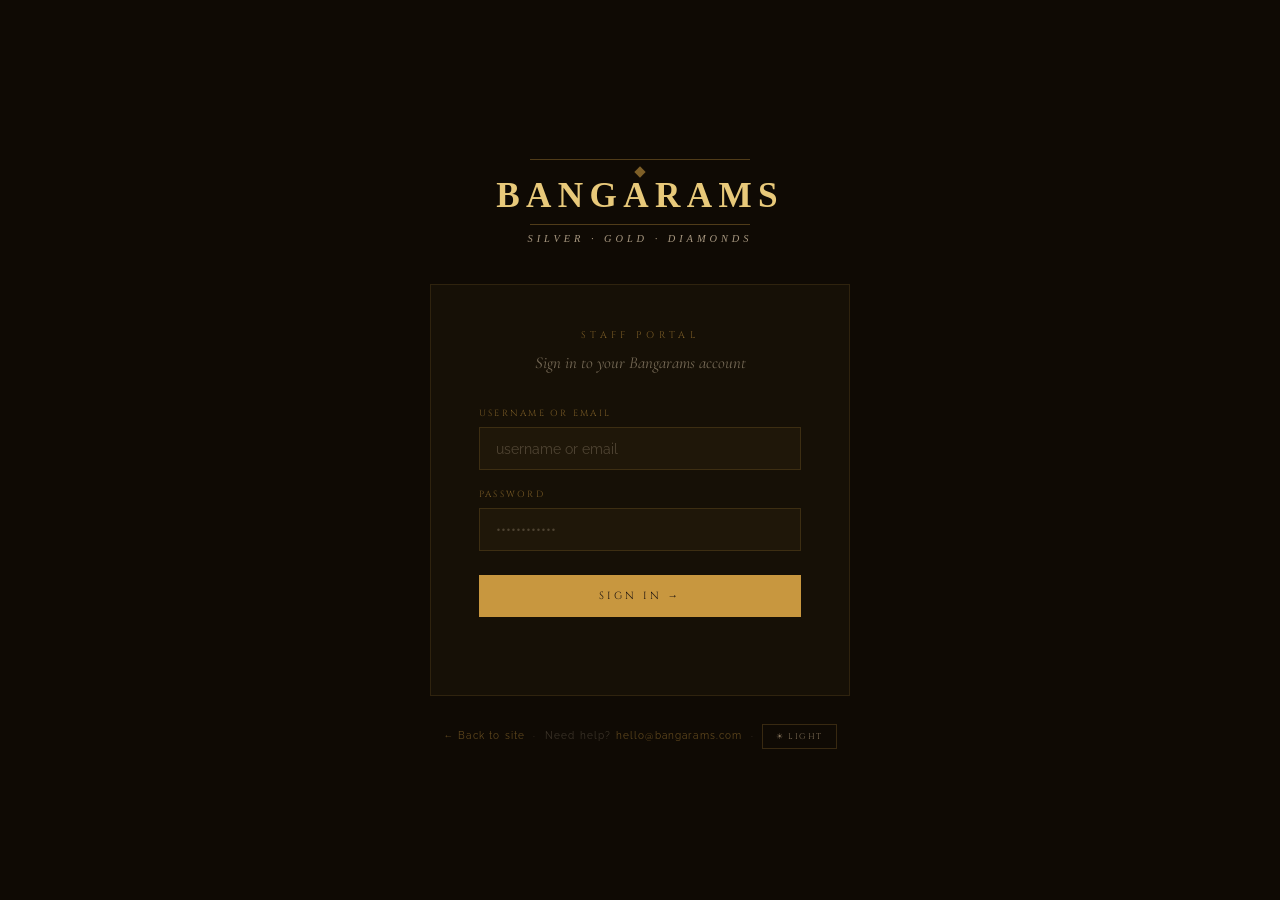
<file: supplier.html>
<!DOCTYPE html>
<html lang="en">
<head>
<meta charset="UTF-8">
<meta name="viewport" content="width=device-width, initial-scale=1.0">
<title>Bangarams — Supplier Portal</title>
<link href="https://fonts.googleapis.com/css2?family=Cormorant+Garamond:ital,wght@0,300;0,400;0,600;1,400&family=Cinzel:wght@400;600;700&family=Raleway:wght@300;400;500&display=swap" rel="stylesheet">
<script src="theme.js"></script>
<link rel="stylesheet" href="theme.css">
<style>
*{margin:0;padding:0;box-sizing:border-box;}
:root{
  --gold:#C8973F;--gold-light:#E8C97A;--gold-pale:#F5E6C0;--gold-deep:#8A6420;
  --silver:#A8B4BC;--silver-light:#D4DDE2;
  --ink:#1C1410;--ink-deep:#0F0A04;--mist:#A89880;
  --surface:#141008;--surface2:#1C1610;--surface3:#231C12;
  --border:rgba(200,151,63,.12);
  --green:#7FB069;--red:rgba(220,80,80,.7);
}
body{background:var(--surface);color:var(--gold-pale);font-family:'Raleway',sans-serif;font-size:14px;min-height:100vh;}

/* ── HEADER ── */
header{background:var(--surface2);border-bottom:1px solid var(--border);padding:0 32px;height:60px;display:flex;align-items:center;justify-content:space-between;position:sticky;top:0;z-index:200;}
.h-logo{display:flex;align-items:center;gap:14px;text-decoration:none;}
.h-wordmark{font-family:'Palatino Linotype','Book Antiqua',Palatino,serif;font-size:1.15rem;font-weight:700;color:var(--gold-light);letter-spacing:.12em;}
.h-divider{width:1px;height:24px;background:var(--border);}
.h-section{font-family:'Cinzel',serif;font-size:.58rem;letter-spacing:.3em;text-transform:uppercase;color:rgba(200,151,63,.55);}
.h-right{display:flex;align-items:center;gap:12px;}
.h-badge{display:flex;align-items:center;gap:8px;font-size:.72rem;color:var(--mist);}
.h-avatar{width:30px;height:30px;border-radius:50%;background:rgba(200,151,63,.15);display:flex;align-items:center;justify-content:center;font-family:'Cinzel',serif;font-size:.65rem;color:var(--gold);}
.h-btn{background:transparent;border:1px solid var(--border);color:var(--mist);padding:6px 14px;font-family:'Cinzel',serif;font-size:.56rem;letter-spacing:.2em;text-transform:uppercase;cursor:pointer;transition:all .3s;text-decoration:none;display:inline-block;}
.h-btn:hover{border-color:var(--gold);color:var(--gold);}
.badge-count{background:rgba(220,80,80,.7);color:#fff;border-radius:9px;padding:1px 6px;font-size:.6rem;font-family:'Cinzel',serif;min-width:18px;text-align:center;}

/* ── TABS ── */
.tabs{background:var(--surface2);border-bottom:1px solid var(--border);padding:0 32px;display:flex;gap:0;}
.tab-btn{padding:14px 22px;background:none;border:none;border-bottom:2px solid transparent;font-family:'Cinzel',serif;font-size:.6rem;letter-spacing:.2em;text-transform:uppercase;color:var(--mist);cursor:pointer;transition:all .3s;display:flex;align-items:center;gap:8px;}
.tab-btn:hover{color:var(--gold-pale);}
.tab-btn.active{color:var(--gold);border-bottom-color:var(--gold);}
.tab-panel{display:none;padding:32px 36px;max-width:1300px;margin:0 auto;}
.tab-panel.active{display:block;}

/* ── SECTION HEADER ── */
.sec-head{display:flex;align-items:center;justify-content:space-between;margin-bottom:24px;}
.sec-title{font-family:'Cormorant Garamond',serif;font-size:1.6rem;font-weight:300;color:var(--gold-pale);}
.sec-tag{font-family:'Cinzel',serif;font-size:.54rem;letter-spacing:.38em;text-transform:uppercase;color:rgba(200,151,63,.5);margin-bottom:4px;}

/* ── BUTTONS ── */
.btn-gold{background:var(--gold);color:var(--ink);border:none;padding:10px 22px;font-family:'Cinzel',serif;font-size:.6rem;letter-spacing:.22em;text-transform:uppercase;cursor:pointer;transition:background .3s;}
.btn-gold:hover{background:var(--gold-light);}
.btn-ghost{background:transparent;color:var(--mist);border:1px solid var(--border);padding:9px 18px;font-family:'Cinzel',serif;font-size:.58rem;letter-spacing:.18em;text-transform:uppercase;cursor:pointer;transition:all .3s;}
.btn-ghost:hover{border-color:var(--gold);color:var(--gold);}
.btn-danger{background:transparent;color:var(--red);border:1px solid rgba(220,80,80,.25);padding:6px 12px;font-family:'Cinzel',serif;font-size:.5rem;letter-spacing:.15em;text-transform:uppercase;cursor:pointer;transition:all .3s;}
.btn-danger:hover{background:rgba(220,80,80,.08);border-color:var(--red);}
.btn-sm{padding:6px 14px;font-size:.54rem;}

/* ── DESIGN CARDS ── */
.designs-grid{display:grid;grid-template-columns:repeat(auto-fill,minmax(260px,1fr));gap:18px;}
.design-card{background:var(--surface2);border:1px solid var(--border);overflow:hidden;transition:border-color .3s;}
.design-card:hover{border-color:rgba(200,151,63,.3);}
.card-img-wrap{aspect-ratio:4/3;background:var(--surface3);position:relative;overflow:hidden;display:flex;align-items:center;justify-content:center;}
.card-img-wrap img{width:100%;height:100%;object-fit:cover;}
.card-img-ph{font-size:2.5rem;opacity:.2;}
.card-status-dot{position:absolute;top:10px;right:10px;width:9px;height:9px;border-radius:50%;}
.card-body{padding:14px;}
.card-cat{font-family:'Cinzel',serif;font-size:.52rem;letter-spacing:.2em;text-transform:uppercase;color:rgba(200,151,63,.5);margin-bottom:4px;}
.card-title{font-family:'Cormorant Garamond',serif;font-size:1.1rem;color:var(--gold-pale);margin-bottom:6px;}
.card-meta{font-size:.72rem;color:var(--mist);margin-bottom:12px;line-height:1.5;}
.card-chips{display:flex;flex-wrap:wrap;gap:4px;margin-bottom:12px;}
.chip{font-family:'Cinzel',serif;font-size:.48rem;letter-spacing:.12em;text-transform:uppercase;padding:3px 9px;border:1px solid;}
.card-actions{display:flex;gap:6px;flex-wrap:wrap;}
.act-btn{padding:5px 12px;border:1px solid;background:transparent;font-family:'Cinzel',serif;font-size:.5rem;letter-spacing:.15em;text-transform:uppercase;cursor:pointer;transition:all .25s;}
.act-edit{border-color:rgba(200,151,63,.35);color:rgba(200,151,63,.7);}
.act-edit:hover{border-color:var(--gold);color:var(--gold);background:rgba(200,151,63,.06);}
.act-toggle{border-color:rgba(127,176,105,.35);color:rgba(127,176,105,.7);}
.act-toggle:hover{border-color:var(--green);color:var(--green);background:rgba(127,176,105,.06);}
.act-toggle.off{border-color:rgba(220,80,80,.3);color:rgba(220,80,80,.6);}
.act-toggle.off:hover{border-color:var(--red);color:var(--red);}
.act-del{border-color:rgba(220,80,80,.25);color:rgba(220,80,80,.5);}
.act-del:hover{border-color:var(--red);color:var(--red);background:rgba(220,80,80,.06);}
.empty-state{text-align:center;padding:60px 20px;color:rgba(168,152,128,.4);}
.empty-state p{font-family:'Cormorant Garamond',serif;font-style:italic;font-size:1.1rem;}

/* ── DRAWER (design form) ── */
.drawer-overlay{display:none;position:fixed;inset:0;z-index:300;background:rgba(10,6,2,.7);}
.drawer-overlay.open{display:block;}
.drawer{position:fixed;top:0;right:0;width:min(600px,100vw);height:100vh;background:var(--surface2);border-left:1px solid rgba(200,151,63,.2);overflow-y:auto;transform:translateX(100%);transition:transform .35s cubic-bezier(.4,0,.2,1);z-index:301;}
.drawer.open{transform:translateX(0);}
.drawer-head{padding:24px 28px 0;border-bottom:1px solid var(--border);display:flex;align-items:flex-start;justify-content:space-between;padding-bottom:18px;}
.drawer-tag{font-family:'Cinzel',serif;font-size:.54rem;letter-spacing:.38em;text-transform:uppercase;color:rgba(200,151,63,.5);margin-bottom:4px;}
.drawer-title{font-family:'Cormorant Garamond',serif;font-size:1.5rem;font-weight:300;color:var(--gold-pale);}
.drawer-close{background:none;border:none;color:rgba(168,152,128,.5);font-size:1.3rem;cursor:pointer;line-height:1;}
.drawer-close:hover{color:var(--gold);}
.drawer-body{padding:24px 28px;}
.d-section{margin-bottom:28px;}
.d-section-title{font-family:'Cinzel',serif;font-size:.56rem;letter-spacing:.32em;text-transform:uppercase;color:rgba(200,151,63,.45);margin-bottom:14px;display:flex;align-items:center;gap:10px;}
.d-section-title::before{content:'';display:block;height:.5px;width:16px;background:rgba(200,151,63,.3);}
.d-row{display:grid;grid-template-columns:1fr 1fr;gap:14px;}
.d-field{margin-bottom:16px;}
.d-field label{display:block;font-family:'Cinzel',serif;font-size:.52rem;letter-spacing:.22em;text-transform:uppercase;color:rgba(200,151,63,.5);margin-bottom:7px;}
.d-field input,.d-field select,.d-field textarea{width:100%;background:rgba(200,151,63,.04);border:1px solid rgba(200,151,63,.16);padding:10px 13px;color:var(--gold-pale);font-family:'Raleway',sans-serif;font-size:.88rem;outline:none;transition:border-color .3s;-webkit-appearance:none;appearance:none;}
.d-field input:focus,.d-field select:focus,.d-field textarea:focus{border-color:rgba(200,151,63,.45);}
.d-field input::placeholder,.d-field textarea::placeholder{color:rgba(168,152,128,.3);}
.d-field textarea{resize:vertical;min-height:90px;}
.d-field select option{background:var(--surface2);}
.d-hint{font-size:.65rem;color:rgba(168,152,128,.4);margin-top:5px;line-height:1.5;}

/* Checkboxes */
.check-grid{display:flex;flex-wrap:wrap;gap:8px;}
.check-item{display:flex;align-items:center;gap:7px;cursor:pointer;}
.check-item input[type=checkbox]{display:none;}
.check-label{border:1px solid rgba(200,151,63,.2);padding:5px 12px;font-family:'Cinzel',serif;font-size:.52rem;letter-spacing:.14em;text-transform:uppercase;color:rgba(200,151,63,.55);transition:all .25s;cursor:pointer;}
.check-item input:checked + .check-label{background:rgba(200,151,63,.15);border-color:var(--gold);color:var(--gold);}

/* Image upload area */
.img-upload-row{display:flex;gap:10px;flex-wrap:wrap;margin-bottom:10px;}
.img-slot{width:80px;height:80px;border:1px dashed rgba(200,151,63,.25);display:flex;align-items:center;justify-content:center;position:relative;overflow:hidden;flex-shrink:0;}
.img-slot img{width:100%;height:100%;object-fit:cover;}
.img-slot-ph{font-size:1.4rem;color:rgba(168,152,128,.2);}
.img-slot .img-remove{position:absolute;top:2px;right:2px;background:rgba(10,6,2,.7);border:none;color:rgba(220,80,80,.7);font-size:.75rem;cursor:pointer;padding:2px 5px;line-height:1;}
.img-add-btn{width:80px;height:80px;border:1px dashed rgba(200,151,63,.25);background:none;color:rgba(200,151,63,.3);font-size:1.8rem;cursor:pointer;transition:all .3s;flex-shrink:0;}
.img-add-btn:hover{border-color:rgba(200,151,63,.5);color:rgba(200,151,63,.6);}

/* Drawer footer */
.drawer-footer{padding:18px 28px;border-top:1px solid var(--border);display:flex;gap:10px;}
.d-err{font-size:.7rem;color:rgba(220,80,80,.7);margin-top:8px;}

/* ── AVAILABILITY GRID ── */
.avail-grid-wrap{overflow-x:auto;}
table.avail-grid{border-collapse:collapse;min-width:600px;}
.avail-grid th{font-family:'Cinzel',serif;font-size:.52rem;letter-spacing:.2em;text-transform:uppercase;color:rgba(200,151,63,.5);padding:10px 12px;border-bottom:1px solid var(--border);text-align:center;background:var(--surface3);}
.avail-grid th:first-child{text-align:left;min-width:100px;}
.avail-grid td{padding:4px 6px;text-align:center;}
.slot-btn{width:52px;height:32px;border:1px solid rgba(200,151,63,.12);background:transparent;cursor:pointer;font-family:'Cinzel',serif;font-size:.5rem;letter-spacing:.08em;text-transform:uppercase;color:rgba(168,152,128,.35);transition:all .25s;border-radius:2px;}
.slot-btn.on{background:rgba(127,176,105,.15);border-color:rgba(127,176,105,.4);color:rgba(127,176,105,.9);}
.slot-btn:hover{border-color:rgba(200,151,63,.4);color:rgba(200,151,63,.7);}
.time-label{font-size:.68rem;color:var(--mist);padding-right:8px;white-space:nowrap;text-align:left;}
.avail-controls{display:flex;align-items:center;gap:14px;margin-bottom:20px;flex-wrap:wrap;}
.avail-info{font-family:'Cormorant Garamond',serif;font-style:italic;font-size:.9rem;color:rgba(168,152,128,.55);}

/* Blocked dates */
.blocked-list{display:flex;flex-wrap:wrap;gap:8px;margin-top:10px;}
.blocked-chip{display:flex;align-items:center;gap:6px;background:rgba(220,80,80,.06);border:1px solid rgba(220,80,80,.2);padding:4px 10px;font-size:.72rem;color:rgba(220,100,100,.7);}
.blocked-chip button{background:none;border:none;color:rgba(220,80,80,.5);cursor:pointer;font-size:.8rem;line-height:1;padding:0;}

/* ── INQUIRIES ── */
.inquiry-list{display:flex;flex-direction:column;gap:14px;}
.inq-card{background:var(--surface2);border:1px solid var(--border);padding:20px;}
.inq-head{display:flex;justify-content:space-between;align-items:flex-start;margin-bottom:12px;}
.inq-ref{font-family:'Cinzel',serif;font-size:.54rem;letter-spacing:.2em;text-transform:uppercase;color:rgba(200,151,63,.45);}
.inq-design{font-family:'Cormorant Garamond',serif;font-size:1.1rem;color:var(--gold-pale);}
.inq-customer{font-size:.8rem;color:var(--mist);margin-bottom:8px;}
.inq-selections{display:flex;flex-wrap:wrap;gap:6px;margin-bottom:10px;}
.sel-tag{font-family:'Cinzel',serif;font-size:.48rem;letter-spacing:.12em;text-transform:uppercase;padding:3px 9px;border:1px solid rgba(200,151,63,.18);color:rgba(200,151,63,.6);}
.inq-notes{font-size:.8rem;color:rgba(168,152,128,.6);font-style:italic;margin-bottom:10px;line-height:1.6;}
.inq-actions{display:flex;gap:8px;align-items:center;flex-wrap:wrap;}
.btn-wa{background:#25D366;color:#fff;border:none;padding:8px 18px;font-family:'Cinzel',serif;font-size:.54rem;letter-spacing:.18em;text-transform:uppercase;cursor:pointer;text-decoration:none;display:inline-flex;align-items:center;gap:6px;transition:background .3s;}
.btn-wa:hover{background:#128C7E;}
.status-badge{font-family:'Cinzel',serif;font-size:.5rem;letter-spacing:.15em;text-transform:uppercase;padding:3px 10px;border:1px solid;}
.st-pending{border-color:rgba(200,151,63,.3);color:rgba(200,151,63,.7);background:rgba(200,151,63,.06);}
.st-confirmed{border-color:rgba(127,176,105,.35);color:rgba(127,176,105,.8);background:rgba(127,176,105,.06);}
.st-closed{border-color:rgba(168,152,128,.2);color:rgba(168,152,128,.45);}
.st-quoted{border-color:rgba(184,200,216,.3);color:rgba(184,200,216,.6);}
select.status-select{background:var(--surface3);border:1px solid var(--border);color:var(--gold-pale);padding:5px 10px;font-family:'Cinzel',serif;font-size:.5rem;letter-spacing:.12em;outline:none;}

/* ── PROFILE ── */
.profile-grid{display:grid;grid-template-columns:1fr 1fr;gap:24px;max-width:700px;}
.p-field{margin-bottom:18px;}
.p-field label{display:block;font-family:'Cinzel',serif;font-size:.52rem;letter-spacing:.22em;text-transform:uppercase;color:rgba(200,151,63,.5);margin-bottom:7px;}
.p-field input,.p-field textarea{width:100%;background:rgba(200,151,63,.04);border:1px solid rgba(200,151,63,.16);padding:11px 14px;color:var(--gold-pale);font-family:'Raleway',sans-serif;font-size:.88rem;outline:none;transition:border-color .3s;}
.p-field input:focus,.p-field textarea:focus{border-color:rgba(200,151,63,.45);}
.p-field textarea{min-height:80px;resize:vertical;}
.p-hint{font-size:.65rem;color:rgba(168,152,128,.4);margin-top:5px;}
.active-toggle{display:flex;align-items:center;gap:12px;padding:14px 18px;background:rgba(200,151,63,.04);border:1px solid var(--border);margin-bottom:20px;}
.toggle-track{width:42px;height:22px;background:rgba(168,152,128,.2);border-radius:11px;cursor:pointer;position:relative;transition:background .3s;flex-shrink:0;}
.toggle-track.on{background:var(--green);}
.toggle-track::after{content:'';position:absolute;top:3px;left:3px;width:16px;height:16px;border-radius:50%;background:#fff;transition:transform .3s;}
.toggle-track.on::after{transform:translateX(20px);}
.toggle-label{font-family:'Cormorant Garamond',serif;font-size:1rem;color:var(--gold-pale);}
.toggle-sub{font-size:.7rem;color:var(--mist);}

/* ── OVERLAY MODAL ── */
.modal-ov{display:none;position:fixed;inset:0;z-index:400;background:rgba(10,6,2,.8);align-items:center;justify-content:center;padding:24px;}
.modal-ov.open{display:flex;}
.modal-box{background:var(--surface2);border:1px solid rgba(200,151,63,.18);padding:36px;max-width:420px;width:100%;position:relative;text-align:center;}
.modal-box .close{position:absolute;top:14px;right:14px;background:none;border:none;color:rgba(168,152,128,.5);font-size:1.1rem;cursor:pointer;}
.modal-box .close:hover{color:var(--gold);}
</style>
</head>
<body>

<!-- HEADER -->
<header>
  <a href="index.html" class="h-logo">
    <span class="h-wordmark">BANGARAMS</span>
    <span class="h-divider"></span>
    <span class="h-section">Supplier Portal</span>
  </a>
  <div class="h-right">
    <a href="dashboard.html" class="h-btn">Dashboard</a>
    <a href="designs.html" class="h-btn" target="_blank">View Catalog ↗</a>
    <button class="h-btn theme-toggle-btn" data-theme-toggle onclick="THEME.toggle();THEME.syncButtons()">☀ Light</button>
    <div class="h-badge">
      <div class="h-avatar" id="h-avatar">?</div>
      <span id="h-name">–</span>
    </div>
    <button class="h-btn" onclick="AUTH.logout()">Sign Out</button>
  </div>
</header>

<!-- TABS -->
<div class="tabs">
  <button class="tab-btn active" onclick="switchTab('catalog',this)">My Catalog</button>
  <button class="tab-btn" onclick="switchTab('availability',this)">Availability</button>
  <button class="tab-btn" onclick="switchTab('inquiries',this)" id="tab-inq">
    Inquiries <span class="badge-count" id="inq-badge" style="display:none">0</span>
  </button>
  <button class="tab-btn" onclick="switchTab('profile',this)">Profile</button>
</div>

<!-- ══ TAB: CATALOG ══ -->
<div class="tab-panel active" id="tab-catalog">
  <div class="sec-head">
    <div>
      <div class="sec-tag">My Designs</div>
      <div class="sec-title">Design Catalog</div>
    </div>
    <button class="btn-gold" onclick="openDrawer()">+ Add Design</button>
  </div>
  <div class="designs-grid" id="designs-grid"></div>
</div>

<!-- ══ TAB: AVAILABILITY ══ -->
<div class="tab-panel" id="tab-availability">
  <div class="sec-head">
    <div>
      <div class="sec-tag">Consultation Scheduling</div>
      <div class="sec-title">Availability</div>
    </div>
    <button class="btn-gold" onclick="saveAvailability()">Save Availability</button>
  </div>

  <div class="active-toggle" id="accepting-toggle" onclick="toggleAccepting()">
    <div class="toggle-track" id="accepting-track"></div>
    <div>
      <div class="toggle-label" id="accepting-label">Accepting Bookings</div>
      <div class="toggle-sub" id="accepting-sub">Customers can request consultation slots</div>
    </div>
  </div>

  <div class="avail-controls">
    <div class="avail-info">Click slots to toggle open ✓ / closed. Green = available to customers.</div>
    <button class="btn-ghost btn-sm" onclick="quickSet('weekdays')">Weekdays 10–5</button>
    <button class="btn-ghost btn-sm" onclick="quickSet('weekend')">Weekends 10–4</button>
    <button class="btn-ghost btn-sm" onclick="quickSet('clear')">Clear All</button>
  </div>

  <div class="avail-grid-wrap">
    <table class="avail-grid" id="avail-table"></table>
  </div>

  <div style="margin-top:28px;">
    <div class="d-section-title">Block Specific Dates</div>
    <div style="display:flex;gap:10px;align-items:center;margin-bottom:10px;">
      <input type="date" id="block-date-input" style="background:var(--surface3);border:1px solid var(--border);color:var(--gold-pale);padding:8px 12px;font-family:'Raleway',sans-serif;font-size:.85rem;outline:none;">
      <button class="btn-ghost btn-sm" onclick="addBlockDate()">+ Block Date</button>
    </div>
    <div class="blocked-list" id="blocked-list"></div>
  </div>
</div>

<!-- ══ TAB: INQUIRIES ══ -->
<div class="tab-panel" id="tab-inquiries">
  <div class="sec-head">
    <div>
      <div class="sec-tag">Customer Requests</div>
      <div class="sec-title">Inquiries</div>
    </div>
    <div style="font-size:.75rem;color:var(--mist);font-family:'Cormorant Garamond',serif;font-style:italic;">
      Customers contact you directly via WhatsApp. This is your reference log.
    </div>
  </div>
  <div class="inquiry-list" id="inquiry-list"></div>
</div>

<!-- ══ TAB: PROFILE ══ -->
<div class="tab-panel" id="tab-profile">
  <div class="sec-head">
    <div>
      <div class="sec-tag">Supplier Settings</div>
      <div class="sec-title">My Profile</div>
    </div>
    <button class="btn-gold" onclick="saveProfile()">Save Profile</button>
  </div>
  <div class="profile-grid">
    <div>
      <div class="p-field">
        <label>Display Name</label>
        <input type="text" id="p-name" placeholder="Ramouji">
      </div>
      <div class="p-field">
        <label>Tagline</label>
        <input type="text" id="p-tagline" placeholder="Master Goldsmith · Custom Gold & Silver">
      </div>
      <div class="p-field">
        <label>WhatsApp Number <span style="color:rgba(200,151,63,.4);font-family:'Raleway',sans-serif;letter-spacing:0;text-transform:none;font-size:.65rem;">(digits only, incl. country code)</span></label>
        <input type="tel" id="p-wa" placeholder="14044440001">
        <div class="p-hint">e.g. 14045551234 for US number +1 (404) 555-1234</div>
      </div>
    </div>
    <div>
      <div class="p-field">
        <label>Bio / About</label>
        <textarea id="p-bio" placeholder="Tell customers about your craft, experience, speciality…"></textarea>
      </div>
    </div>
  </div>
</div>

<!-- ══ DESIGN DRAWER ══ -->
<div class="drawer-overlay" id="drawer-overlay" onclick="closeDrawer()"></div>
<div class="drawer" id="drawer">
  <div class="drawer-head">
    <div>
      <div class="drawer-tag" id="dr-tag">New Design</div>
      <div class="drawer-title" id="dr-title">Add Design</div>
    </div>
    <button class="drawer-close" onclick="closeDrawer()">✕</button>
  </div>
  <div class="drawer-body">
    <input type="hidden" id="dr-id">

    <!-- Basic Info -->
    <div class="d-section">
      <div class="d-section-title">Design Details</div>
      <div class="d-row">
        <div class="d-field">
          <label>Design Title *</label>
          <input type="text" id="dr-title-input" placeholder="Lakshmi Temple Haram">
        </div>
        <div class="d-field">
          <label>Category *</label>
          <select id="dr-category">
            <option value="">— Select —</option>
          </select>
        </div>
      </div>
      <div class="d-field">
        <label>Description *</label>
        <textarea id="dr-desc" placeholder="Describe the design, craftsmanship, occasions it suits, any special features…" style="min-height:110px;"></textarea>
      </div>
      <div class="d-row">
        <div class="d-field">
          <label>Weight Estimate</label>
          <input type="text" id="dr-weight" placeholder="e.g. 32–38g approx">
        </div>
        <div class="d-field">
          <label>Lead Time</label>
          <input type="text" id="dr-lead" placeholder="e.g. 5–7 weeks">
        </div>
      </div>
      <div class="d-row">
        <div class="d-field">
          <label>Starting Price (USD)</label>
          <input type="number" id="dr-price" placeholder="2800" min="0">
        </div>
        <div class="d-field">
          <label>CAD Revision Fee / round</label>
          <input type="number" id="dr-cad" placeholder="75" min="0">
          <div class="d-hint">Charge for each round of CAD design changes requested by customer.</div>
        </div>
      </div>
    </div>

    <!-- Media -->
    <div class="d-section">
      <div class="d-section-title">Photos & Video</div>
      <div class="d-field">
        <label>Upload Photos (up to 5)</label>
        <div class="img-upload-row" id="dr-img-row"></div>
        <input type="file" id="dr-file-input" accept="image/*" multiple style="display:none" onchange="handleImageUpload(this)">
        <div class="d-hint">Or paste Google Drive / direct image URLs below. <strong>Google Drive links:</strong> share publicly before pasting.</div>
      </div>
      <div class="d-field" id="dr-url-fields">
        <label>Image URLs (paste links, one per line)</label>
        <textarea id="dr-img-urls" placeholder="https://drive.google.com/file/d/…&#10;https://…" style="min-height:70px;font-size:.75rem;"></textarea>
      </div>
      <div class="d-field">
        <label>YouTube Video URL (optional)</label>
        <input type="url" id="dr-video" placeholder="https://www.youtube.com/watch?v=…">
      </div>
    </div>

    <!-- Customization Options -->
    <div class="d-section">
      <div class="d-section-title">Customization Options Offered</div>
      <div class="d-field">
        <label>Metals Available</label>
        <div class="check-grid" id="dr-metals"></div>
      </div>
      <div class="d-field">
        <label>Finishes Available</label>
        <div class="check-grid" id="dr-finishes"></div>
      </div>
      <div class="d-field">
        <label>Stone Options</label>
        <div class="check-grid" id="dr-stones"></div>
      </div>
    </div>
  </div>
  <div class="drawer-footer">
    <button class="btn-gold" id="dr-save-btn" onclick="saveDesign()">Save Design →</button>
    <button class="btn-ghost" onclick="closeDrawer()">Cancel</button>
    <div class="d-err" id="dr-err"></div>
  </div>
</div>

<!-- Delete confirm modal -->
<div class="modal-ov" id="del-modal">
  <div class="modal-box">
    <button class="close" onclick="closeDelModal()">✕</button>
    <div style="font-family:'Cinzel',serif;font-size:.56rem;letter-spacing:.38em;text-transform:uppercase;color:rgba(200,151,63,.5);margin-bottom:6px;">Confirm Delete</div>
    <div style="font-family:'Cormorant Garamond',serif;font-size:1.4rem;color:var(--gold-pale);margin-bottom:12px;" id="del-design-name"></div>
    <div style="font-size:.82rem;color:rgba(220,80,80,.65);background:rgba(220,80,80,.06);border:1px solid rgba(220,80,80,.15);padding:12px;margin-bottom:20px;font-style:italic;font-family:'Cormorant Garamond',serif;">
      This design will be permanently removed from the catalog.
    </div>
    <button class="btn-danger" style="width:100%;padding:11px;" onclick="confirmDelete()">Delete Design →</button>
    <button class="btn-ghost" style="width:100%;margin-top:8px;" onclick="closeDelModal()">Cancel</button>
  </div>
</div>

<script src="auth.js"></script>
<script src="store.js"></script>
<script>
/* ── AUTH ── */
const ME = AUTH.requireAuth(['artisan_ramouji','artisan_kira','site_admin']);
const SID = ME ? (ME.role === 'site_admin' ? 'ramouji' : ME.username) : null;
if (ME) {
  const init = ME.name.split(' ').map(w=>w[0]).join('').slice(0,2).toUpperCase();
  document.getElementById('h-avatar').textContent = init;
  document.getElementById('h-name').textContent   = ME.name;
}

/* ── TABS ── */
function switchTab(id, btn) {
  document.querySelectorAll('.tab-panel').forEach(p => p.classList.remove('active'));
  document.querySelectorAll('.tab-btn').forEach(b => b.classList.remove('active'));
  document.getElementById('tab-'+id).classList.add('active');
  if (btn) btn.classList.add('active');
  if (id === 'catalog')      renderCatalog();
  if (id === 'availability') renderAvailGrid();
  if (id === 'inquiries')    renderInquiries();
  if (id === 'profile')      loadProfile();
}

/* ══════════════════════════════════
   CATALOG TAB
══════════════════════════════════ */
function renderCatalog() {
  const designs = STORE.getDesignsBySupplier(SID);
  const grid    = document.getElementById('designs-grid');
  if (!designs.length) {
    grid.innerHTML = `<div class="empty-state" style="grid-column:1/-1"><p>No designs yet. Click "+ Add Design" to create your first piece.</p></div>`;
    return;
  }
  grid.innerHTML = designs.map(d => {
    const img = d.images && d.images.length
      ? `<img src="${esc(STORE.resolveImgSrc(d.images[0]))}" onerror="this.style.display='none';">`
      : `<span class="card-img-ph">💍</span>`;
    const metals  = (d.metals||[]).map(m => `<span class="chip" style="color:${STORE.METALS[m]?.color||'#A89880'};border-color:${STORE.METALS[m]?.color||'#A89880'}40">${STORE.METALS[m]?.short||m}</span>`).join('');
    const stones  = (d.stones||[]).slice(0,2).map(s => `<span class="chip" style="color:rgba(184,200,216,.7);border-color:rgba(184,200,216,.2)">${STORE.STONES[s]||s}</span>`).join('');
    return `
    <div class="design-card" id="dc-${d.id}">
      <div class="card-img-wrap">
        ${img}
        <div class="card-status-dot" style="background:${d.active?'#7FB069':'rgba(220,80,80,.5)'}"></div>
      </div>
      <div class="card-body">
        <div class="card-cat">${esc(d.category)}</div>
        <div class="card-title">${esc(d.title)}</div>
        <div class="card-meta">${d.weight ? '⚖ '+esc(d.weight) : ''} ${d.leadTime ? '· ⏱ '+esc(d.leadTime) : ''}${d.basePrice ? ' · From $'+d.basePrice.toLocaleString() : ''}</div>
        <div class="card-chips">${metals}${stones}</div>
        <div class="card-actions">
          <button class="act-btn act-edit" onclick="openDrawer('${d.id}')">Edit</button>
          <button class="act-btn act-toggle ${d.active?'':'off'}" onclick="toggleActive('${d.id}')">${d.active?'Active':'Inactive'}</button>
          <button class="act-btn act-del" onclick="openDelModal('${d.id}','${esc(d.title)}')">Delete</button>
        </div>
      </div>
    </div>`;
  }).join('');
}

function toggleActive(id) {
  const d = STORE.getDesignById(id);
  if (!d) return;
  STORE.updateDesign(id, { active:!d.active }, SID);
  renderCatalog();
}

/* ══════════════════════════════════
   DRAWER (Add / Edit Design)
══════════════════════════════════ */
function populateDrawerOptions() {
  // Categories
  const catSel = document.getElementById('dr-category');
  if (catSel.options.length <= 1)
    STORE.CATEGORIES.forEach(c => { const o=document.createElement('option'); o.value=c; o.textContent=c; catSel.appendChild(o); });

  // Metals checkboxes
  const mWrap = document.getElementById('dr-metals');
  if (!mWrap.children.length)
    Object.entries(STORE.METALS).forEach(([k,v]) => {
      mWrap.insertAdjacentHTML('beforeend',
        `<label class="check-item"><input type="checkbox" name="metal" value="${k}"><span class="check-label" style="--c:${v.color}">${v.short}</span></label>`);
    });

  // Finishes
  const fWrap = document.getElementById('dr-finishes');
  if (!fWrap.children.length)
    Object.entries(STORE.FINISHES).forEach(([k,v]) => {
      fWrap.insertAdjacentHTML('beforeend',
        `<label class="check-item"><input type="checkbox" name="finish" value="${k}"><span class="check-label">${v}</span></label>`);
    });

  // Stones
  const sWrap = document.getElementById('dr-stones');
  if (!sWrap.children.length)
    Object.entries(STORE.STONES).forEach(([k,v]) => {
      sWrap.insertAdjacentHTML('beforeend',
        `<label class="check-item"><input type="checkbox" name="stone" value="${k}"><span class="check-label">${v}</span></label>`);
    });
}

function openDrawer(id) {
  populateDrawerOptions();
  resetDrawerForm();
  if (id) {
    const d = STORE.getDesignById(id);
    if (!d) return;
    document.getElementById('dr-tag').textContent          = 'Edit Design';
    document.getElementById('dr-title').textContent        = d.title;
    document.getElementById('dr-id').value                 = d.id;
    document.getElementById('dr-title-input').value        = d.title;
    document.getElementById('dr-category').value           = d.category;
    document.getElementById('dr-desc').value               = d.description;
    document.getElementById('dr-weight').value             = d.weight || '';
    document.getElementById('dr-lead').value               = d.leadTime || '';
    document.getElementById('dr-price').value              = d.basePrice || '';
    document.getElementById('dr-cad').value                = d.cadFee || '';
    document.getElementById('dr-video').value              = d.videoUrl || '';
    // URL images
    const urlImgs = (d.images||[]).filter(i=>i.type==='url'||i.type==='gdrive').map(i=>i.src);
    document.getElementById('dr-img-urls').value           = urlImgs.join('\n');
    // Render uploaded image slots
    renderImgSlots(d.images || []);
    // Check options
    (d.metals  ||[]).forEach(k => { const el=document.querySelector(`input[name=metal][value="${k}"]`); if(el) el.checked=true; });
    (d.finishes||[]).forEach(k => { const el=document.querySelector(`input[name=finish][value="${k}"]`); if(el) el.checked=true; });
    (d.stones  ||[]).forEach(k => { const el=document.querySelector(`input[name=stone][value="${k}"]`); if(el) el.checked=true; });
  } else {
    document.getElementById('dr-tag').textContent   = 'New Design';
    document.getElementById('dr-title').textContent = 'Add Design';
    renderImgSlots([]);
  }
  document.getElementById('drawer-overlay').classList.add('open');
  document.getElementById('drawer').classList.add('open');
  document.body.style.overflow = 'hidden';
  setTimeout(() => document.getElementById('dr-title-input').focus(), 350);
}

function closeDrawer() {
  document.getElementById('drawer-overlay').classList.remove('open');
  document.getElementById('drawer').classList.remove('open');
  document.body.style.overflow = '';
}

function resetDrawerForm() {
  ['dr-id','dr-title-input','dr-desc','dr-weight','dr-lead','dr-price','dr-cad','dr-video','dr-img-urls'].forEach(id => {
    document.getElementById(id).value = '';
  });
  document.getElementById('dr-category').value = '';
  document.querySelectorAll('#drawer input[type=checkbox]').forEach(c => c.checked = false);
  document.getElementById('dr-err').textContent = '';
  _idbUploads = [];
}

let _idbUploads = []; // {key, src:objectURL} for new uploads in this session

function renderImgSlots(images) {
  const row = document.getElementById('dr-img-row');
  const idbImgs = images.filter(i => i.type === 'idb');
  row.innerHTML = '';
  idbImgs.forEach(img => {
    row.insertAdjacentHTML('beforeend', `
      <div class="img-slot" data-idb="${img.src}">
        <img src="" data-idb-key="${img.src}" alt="">
        <button class="img-remove" onclick="removeImgSlot(this,'${img.src}')">✕</button>
      </div>`);
    STORE.idb.getURL(img.src).then(url => {
      const el = row.querySelector(`img[data-idb-key="${img.src}"]`);
      if (el && url) el.src = url;
    });
  });
  row.insertAdjacentHTML('beforeend', `<button class="img-add-btn" onclick="document.getElementById('dr-file-input').click()">+</button>`);
}

async function handleImageUpload(input) {
  const files = Array.from(input.files).slice(0, 5);
  for (const file of files) {
    const key = await STORE.idb.compressAndSave(file);
    const url = await STORE.idb.getURL(key);
    _idbUploads.push({ key, url });
    const row = document.getElementById('dr-img-row');
    row.querySelector('.img-add-btn').insertAdjacentHTML('beforebegin', `
      <div class="img-slot" data-idb="${key}">
        <img src="${url}" alt="">
        <button class="img-remove" onclick="removeImgSlot(this,'${key}')">✕</button>
      </div>`);
  }
  input.value = '';
}

function removeImgSlot(btn, key) {
  _idbUploads = _idbUploads.filter(u => u.key !== key);
  STORE.idb.remove(key);
  btn.closest('.img-slot').remove();
}

async function saveDesign() {
  const err   = document.getElementById('dr-err');
  const btn   = document.getElementById('dr-save-btn');
  err.textContent = '';
  const title    = document.getElementById('dr-title-input').value.trim();
  const category = document.getElementById('dr-category').value;
  const desc     = document.getElementById('dr-desc').value.trim();
  if (!title || !category || !desc) { err.textContent = 'Title, category, and description are required.'; return; }

  const metals  = [...document.querySelectorAll('input[name=metal]:checked')].map(c=>c.value);
  const finishes= [...document.querySelectorAll('input[name=finish]:checked')].map(c=>c.value);
  const stones  = [...document.querySelectorAll('input[name=stone]:checked')].map(c=>c.value);

  // Build image list
  const urlLines = document.getElementById('dr-img-urls').value.split('\n').map(u=>u.trim()).filter(Boolean);
  const urlImages = urlLines.map(u => ({ type: u.includes('drive.google.com') ? 'gdrive' : 'url', src:u }));
  const idbImages = _idbUploads.map(u => ({ type:'idb', src:u.key }));
  const images    = [...idbImages, ...urlImages];

  const data = {
    title, category, description:desc,
    weight:   document.getElementById('dr-weight').value.trim(),
    leadTime: document.getElementById('dr-lead').value.trim(),
    basePrice: parseInt(document.getElementById('dr-price').value) || 0,
    cadFee:    parseInt(document.getElementById('dr-cad').value)   || 0,
    videoUrl:  document.getElementById('dr-video').value.trim(),
    images, metals, finishes, stones,
  };

  btn.textContent = 'Saving…'; btn.disabled = true;
  const editId = document.getElementById('dr-id').value;
  if (editId) {
    STORE.updateDesign(editId, data, SID);
  } else {
    STORE.addDesign(data, SID);
  }
  btn.textContent = 'Save Design →'; btn.disabled = false;
  closeDrawer();
  renderCatalog();
  _idbUploads = [];
}

let _delId = null;
function openDelModal(id, name) { _delId=id; document.getElementById('del-design-name').textContent=name; document.getElementById('del-modal').classList.add('open'); document.body.style.overflow='hidden'; }
function closeDelModal()        { document.getElementById('del-modal').classList.remove('open'); document.body.style.overflow=''; _delId=null; }
function confirmDelete()        { if(_delId){ STORE.deleteDesign(_delId,SID); renderCatalog(); } closeDelModal(); }

/* ══════════════════════════════════
   AVAILABILITY TAB
══════════════════════════════════ */
let _avail = null;

function renderAvailGrid() {
  _avail = STORE.getAvailability(SID);
  // Accepting toggle
  const track = document.getElementById('accepting-track');
  const label = document.getElementById('accepting-label');
  const sub   = document.getElementById('accepting-sub');
  track.className = 'toggle-track' + (_avail.accepting !== false ? ' on' : '');
  label.textContent = _avail.accepting !== false ? 'Accepting Bookings' : 'Paused — Not Accepting Bookings';
  sub.textContent   = _avail.accepting !== false ? 'Customers can request consultation slots' : 'Customers see you as unavailable';

  // Build grid
  const table = document.getElementById('avail-table');
  let html = '<thead><tr><th>Time</th>';
  STORE.DAYS.forEach(d => html += `<th>${d}</th>`);
  html += '</tr></thead><tbody>';
  STORE.TIME_SLOTS.forEach(t => {
    html += `<tr><td class="time-label">${t}</td>`;
    STORE.DAYS.forEach(d => {
      const key = `${d}-${t}`;
      const on  = _avail.slots && _avail.slots[key];
      html += `<td><button class="slot-btn ${on?'on':''}" onclick="toggleSlot('${key}',this)">${on?'✓':'—'}</button></td>`;
    });
    html += '</tr>';
  });
  html += '</tbody>';
  table.innerHTML = html;

  renderBlockedDates();
}

function toggleSlot(key, btn) {
  if (!_avail.slots) _avail.slots = {};
  _avail.slots[key] = !_avail.slots[key];
  btn.classList.toggle('on', !!_avail.slots[key]);
  btn.textContent = _avail.slots[key] ? '✓' : '—';
}

function toggleAccepting() {
  if (!_avail) _avail = STORE.getAvailability(SID);
  _avail.accepting = !(_avail.accepting !== false);
  renderAvailGrid();
}

function quickSet(mode) {
  if (!_avail) _avail = STORE.getAvailability(SID);
  if (!_avail.slots) _avail.slots = {};
  if (mode === 'clear') { _avail.slots = {}; }
  else if (mode === 'weekdays') {
    _avail.slots = {};
    ['Mon','Tue','Wed','Thu','Fri'].forEach(d =>
      ['10:00 AM','11:00 AM','12:00 PM','1:00 PM','2:00 PM','3:00 PM','4:00 PM','5:00 PM'].forEach(t => { _avail.slots[`${d}-${t}`]=true; })
    );
  } else if (mode === 'weekend') {
    ['Sat','Sun'].forEach(d =>
      ['10:00 AM','11:00 AM','12:00 PM','1:00 PM','2:00 PM','3:00 PM','4:00 PM'].forEach(t => { _avail.slots[`${d}-${t}`]=true; })
    );
  }
  renderAvailGrid();
}

function addBlockDate() {
  const input = document.getElementById('block-date-input');
  const val   = input.value;
  if (!val) return;
  if (!_avail.blocked) _avail.blocked = [];
  if (!_avail.blocked.includes(val)) { _avail.blocked.push(val); _avail.blocked.sort(); }
  input.value = '';
  renderBlockedDates();
}

function removeBlockDate(date) {
  _avail.blocked = (_avail.blocked||[]).filter(d => d !== date);
  renderBlockedDates();
}

function renderBlockedDates() {
  const list = document.getElementById('blocked-list');
  list.innerHTML = (_avail.blocked||[]).map(d =>
    `<div class="blocked-chip">${d} <button onclick="removeBlockDate('${d}')">✕</button></div>`
  ).join('') || '<span style="font-size:.72rem;color:rgba(168,152,128,.3);font-style:italic;">No blocked dates</span>';
}

function saveAvailability() {
  if (!_avail) return;
  STORE.saveAvailability(SID, _avail);
  const btn = document.querySelector('#tab-availability .btn-gold');
  btn.textContent = '✓ Saved'; setTimeout(() => { btn.textContent = 'Save Availability'; }, 2000);
}

/* ══════════════════════════════════
   INQUIRIES TAB
══════════════════════════════════ */
function renderInquiries() {
  const inqs = STORE.getInquiries(SID);
  const newCount = inqs.filter(i => i.status === 'pending').length;
  const badge = document.getElementById('inq-badge');
  badge.textContent = newCount; badge.style.display = newCount ? 'inline' : 'none';

  const list = document.getElementById('inquiry-list');
  if (!inqs.length) {
    list.innerHTML = `<div class="empty-state"><p>No inquiries yet. Share your catalog link with customers!</p></div>`;
    return;
  }
  list.innerHTML = inqs.map(inq => {
    const stClass = { pending:'st-pending', confirmed:'st-confirmed', closed:'st-closed', quoted:'st-quoted' }[inq.status] || 'st-pending';
    const sels = Object.entries(inq.selections || {}).map(([k,v]) => `<span class="sel-tag">${esc(k)}: ${esc(v)}</span>`).join('');
    const date  = new Date(inq.createdAt).toLocaleDateString('en-US',{month:'short',day:'numeric',year:'numeric'});
    return `
    <div class="inq-card">
      <div class="inq-head">
        <div>
          <div class="inq-ref">${esc(inq.id)} · ${date}</div>
          <div class="inq-design">${esc(inq.designTitle||'General Inquiry')}</div>
        </div>
        <span class="status-badge ${stClass}">${inq.status}</span>
      </div>
      <div class="inq-customer">
        <strong>${esc(inq.customerName||'—')}</strong>
        ${inq.customerPhone ? ' · 📱 '+esc(inq.customerPhone) : ''}
        ${inq.customerEmail ? ' · ✉ '+esc(inq.customerEmail) : ''}
        ${inq.budget ? ' · 💰 '+esc(inq.budget) : ''}
      </div>
      ${sels ? `<div class="inq-selections">${sels}</div>` : ''}
      ${inq.notes ? `<div class="inq-notes">"${esc(inq.notes)}"</div>` : ''}
      ${inq.requestedDate ? `<div style="font-size:.75rem;color:rgba(200,151,63,.55);margin-bottom:8px;">📅 Requested: ${esc(inq.requestedDate)} at ${esc(inq.requestedTime||'')}</div>` : ''}
      <div class="inq-actions">
        ${inq.waMessage ? `<a class="btn-wa" href="${STORE.waUrl(STORE.getProfile(SID).whatsapp, inq.waMessage)}" target="_blank">💬 Reply on WhatsApp</a>` : ''}
        <select class="status-select" onchange="updateInqStatus('${inq.id}',this.value)">
          <option value="pending"  ${inq.status==='pending'  ?'selected':''}>Pending</option>
          <option value="quoted"   ${inq.status==='quoted'   ?'selected':''}>Quoted</option>
          <option value="confirmed"${inq.status==='confirmed'?'selected':''}>Confirmed</option>
          <option value="closed"   ${inq.status==='closed'   ?'selected':''}>Closed</option>
        </select>
      </div>
    </div>`;
  }).join('');
}

function updateInqStatus(id, status) {
  STORE.updateInquiry(id, { status }, SID);
  renderInquiries();
}

/* ══════════════════════════════════
   PROFILE TAB
══════════════════════════════════ */
function loadProfile() {
  const p = STORE.getProfile(SID);
  document.getElementById('p-name').value    = p.name || '';
  document.getElementById('p-tagline').value = p.tagline || '';
  document.getElementById('p-wa').value      = p.whatsapp || '';
  document.getElementById('p-bio').value     = p.bio || '';
}

function saveProfile() {
  STORE.saveProfile(SID, {
    name:     document.getElementById('p-name').value.trim(),
    tagline:  document.getElementById('p-tagline').value.trim(),
    whatsapp: document.getElementById('p-wa').value.trim(),
    bio:      document.getElementById('p-bio').value.trim(),
  });
  const btn = document.querySelector('#tab-profile .btn-gold');
  btn.textContent = '✓ Saved'; setTimeout(() => { btn.textContent = 'Save Profile'; }, 2000);
}

/* ── UTILS ── */
function esc(s) { return String(s||'').replace(/&/g,'&amp;').replace(/</g,'&lt;').replace(/>/g,'&gt;').replace(/"/g,'&quot;'); }

// Inquiry badge on load
(function() {
  const inqs = STORE.getInquiries(SID);
  const n = inqs.filter(i=>i.status==='pending').length;
  const badge = document.getElementById('inq-badge');
  badge.textContent = n; badge.style.display = n ? 'inline' : 'none';
})();

/* ── INIT ── */
renderCatalog();
</script>
</body>
</html>
</file>
<file: theme.css>
/*
 * theme.css — Bangarams Theme Engine v2
 * Loaded LAST on every page (after inline <style>).
 *
 * Architecture
 * ─────────────────────────────────────────────
 * Public pages  (index, designs)   → body.page-public
 *   Default = light   |  [data-theme="dark"]  = overrides below
 * Internal pages (dashboard, admin, login) → body.page-internal
 *   Default = dark    |  [data-theme="light"] = overrides below
 *
 * §1  Cursor fix          — universal, all pages
 * §2  Dark mode           — public pages
 * §3  Dark mode           — internal page quality polish
 * §4  Light mode          — internal pages
 * §5  Light mode          — public pages (polish only)
 * §6  Navigation          — consistent styles, both modes
 * §7  Theme toggle button — universal
 */

/* ══════════════════════════════════════════════════════════════
   §1  CURSOR FIX
   index.html sets  * { cursor: none !important }  for a custom
   gold-dot cursor. That leaks across tabs and breaks pointer
   visibility everywhere.  Restore proper cursors with higher
   specificity + !important so they beat the wildcard rule.
══════════════════════════════════════════════════════════════ */
a, button,
input[type="submit"], input[type="button"],
input[type="checkbox"], input[type="radio"],
select, label,
.filter-chip, .filter-chip *,
.design-card,
.sb-item, .sb-item *,
.h-btn, .act, .act-btn,
.nav-cta, .nav-link, .nav-links a,
.cust-opt, .slot-btn,
.modal-close, .gallery-nav button, .gallery-dot,
.btn-wa-cta, .btn-consult,
.cur-btn, .lang-btn,
.tab-btn, .pb-edit,
.toggle-sw, .toggle-sw *,
.add-btn, .btn-add,
.m-btn, .m-btn-ghost, .m-btn-del, .m-btn-approve, .m-btn-reject,
.copy-btn, .h-btn-site,
.act-reset, .act-del, .act-edit, .act-green, .act-r, .act-g,
.card-featured, .card-img, .summary-row .sum-card,
[onclick], [role="button"],
[data-theme-toggle] {
  cursor: pointer !important;
}

input[type="text"],
input[type="email"],
input[type="password"],
input[type="number"],
input[type="tel"],
input[type="search"],
input[type="url"],
textarea {
  cursor: text !important;
}

/* Keep the custom cursor element invisible (index.html) */
#cursor, #cursor-trail { cursor: none !important; }


/* ══════════════════════════════════════════════════════════════
   §2  DARK MODE — PUBLIC PAGES
   Public pages default to light.  Apply dark treatment when
   the user has toggled dark mode.
══════════════════════════════════════════════════════════════ */

/* ── Page shell ── */
[data-theme="dark"] body.page-public {
  background: #0F0A04 !important;
  color: #E8D5B5 !important;
}

/* ── Navigation ── */
[data-theme="dark"] body.page-public nav {
  background: rgba(20, 14, 6, 0.96) !important;
  border-bottom: 1px solid rgba(200, 151, 63, 0.15) !important;
  backdrop-filter: blur(14px);
}
[data-theme="dark"] body.page-public .nav-wordmark,
[data-theme="dark"] body.page-public .nav-logo-text {
  color: #E8C97A !important;
}
[data-theme="dark"] body.page-public .nav-logo-sub {
  color: rgba(200, 175, 140, 0.55) !important;
}
[data-theme="dark"] body.page-public .nav-links a,
[data-theme="dark"] body.page-public .nav-link {
  color: rgba(200, 175, 140, 0.78) !important;
}
[data-theme="dark"] body.page-public .nav-links a:hover,
[data-theme="dark"] body.page-public .nav-link:hover {
  color: #E8C97A !important;
}
[data-theme="dark"] body.page-public .nav-cta {
  background: rgba(200, 151, 63, 0.15) !important;
  color: #E8C97A !important;
  border: 1px solid rgba(200, 151, 63, 0.35) !important;
}
[data-theme="dark"] body.page-public .nav-cta:hover {
  background: #C8973F !important;
  color: #0F0A04 !important;
}

/* ── Hero / page sections ── */
[data-theme="dark"] body.page-public .catalog-hero,
[data-theme="dark"] body.page-public section,
[data-theme="dark"] body.page-public .hero-section,
[data-theme="dark"] body.page-public .page-section {
  background: #0F0A04 !important;
}
[data-theme="dark"] body.page-public .hero-title,
[data-theme="dark"] body.page-public h1,
[data-theme="dark"] body.page-public h2,
[data-theme="dark"] body.page-public h3 {
  color: #F0DDB4 !important;
}
[data-theme="dark"] body.page-public .hero-tag {
  color: #C8973F !important;
}
[data-theme="dark"] body.page-public .hero-desc,
[data-theme="dark"] body.page-public p {
  color: rgba(200, 175, 140, 0.75) !important;
}

/* ── Filters bar ── */
[data-theme="dark"] body.page-public .filters {
  background: rgba(28, 22, 10, 0.9) !important;
  border-bottom: 1px solid rgba(200, 151, 63, 0.12) !important;
}
[data-theme="dark"] body.page-public .filter-label {
  color: rgba(200, 151, 63, 0.5) !important;
}
[data-theme="dark"] body.page-public .filter-chip {
  border-color: rgba(200, 151, 63, 0.18) !important;
  color: rgba(200, 175, 140, 0.7) !important;
  background: transparent !important;
}
[data-theme="dark"] body.page-public .filter-chip:hover {
  border-color: rgba(200, 151, 63, 0.45) !important;
  color: #E8D5B5 !important;
}
[data-theme="dark"] body.page-public .filter-chip.active {
  background: #C8973F !important;
  border-color: #C8973F !important;
  color: #0F0A04 !important;
}
[data-theme="dark"] body.page-public select.filter-sel {
  background: transparent !important;
  color: rgba(200, 175, 140, 0.7) !important;
  border-color: rgba(200, 151, 63, 0.18) !important;
}
[data-theme="dark"] body.page-public .results-count {
  color: rgba(200, 175, 140, 0.45) !important;
}
[data-theme="dark"] body.page-public .filter-divider {
  background: rgba(200, 151, 63, 0.15) !important;
}

/* ── Catalog grid wrap ── */
[data-theme="dark"] body.page-public .catalog-grid-wrap {
  background: #0F0A04 !important;
}

/* ── Design cards ── */
[data-theme="dark"] body.page-public .design-card {
  background: #1C1610 !important;
  border-color: rgba(200, 151, 63, 0.1) !important;
}
[data-theme="dark"] body.page-public .design-card:hover {
  box-shadow: 0 20px 40px rgba(0, 0, 0, 0.45) !important;
}
[data-theme="dark"] body.page-public .card-img {
  background: linear-gradient(145deg, #231C12, rgba(200, 151, 63, 0.06)) !important;
}
[data-theme="dark"] body.page-public .card-cat {
  color: rgba(200, 151, 63, 0.65) !important;
}
[data-theme="dark"] body.page-public .card-title {
  color: #F0DDB4 !important;
}
[data-theme="dark"] body.page-public .card-meta,
[data-theme="dark"] body.page-public .card-meta span {
  color: rgba(200, 175, 140, 0.55) !important;
}
[data-theme="dark"] body.page-public .card-price {
  color: #C8973F !important;
}

/* ── Modal ── */
[data-theme="dark"] body.page-public .modal-ov {
  background: rgba(10, 7, 2, 0.82) !important;
}
[data-theme="dark"] body.page-public .modal {
  background: #1C1610 !important;
}
[data-theme="dark"] body.page-public .modal-left {
  background: #231C12 !important;
}
[data-theme="dark"] body.page-public .modal-supplier {
  border-top-color: rgba(200, 151, 63, 0.12) !important;
}
[data-theme="dark"] body.page-public .ms-name { color: #F0DDB4 !important; }
[data-theme="dark"] body.page-public .ms-tag  { color: rgba(200, 175, 140, 0.55) !important; }
[data-theme="dark"] body.page-public .m-cat   { color: rgba(200, 151, 63, 0.6) !important; }
[data-theme="dark"] body.page-public .m-title { color: #F0DDB4 !important; }
[data-theme="dark"] body.page-public .m-price { color: #C8973F !important; }
[data-theme="dark"] body.page-public .m-desc  { color: rgba(200, 175, 140, 0.78) !important; }
[data-theme="dark"] body.page-public .m-meta  { color: rgba(200, 175, 140, 0.55) !important; }
[data-theme="dark"] body.page-public .m-divider { background: rgba(200, 151, 63, 0.12) !important; }
[data-theme="dark"] body.page-public .cust-section-title { color: rgba(200, 151, 63, 0.55) !important; }
[data-theme="dark"] body.page-public .cust-opt {
  border-color: rgba(200, 151, 63, 0.18) !important;
  color: rgba(200, 175, 140, 0.7) !important;
}
[data-theme="dark"] body.page-public .cust-opt:hover,
[data-theme="dark"] body.page-public .cust-opt.selected {
  border-color: #C8973F !important;
  color: #F0DDB4 !important;
  background: rgba(200, 151, 63, 0.1) !important;
}
[data-theme="dark"] body.page-public .cust-field label { color: rgba(200, 151, 63, 0.5) !important; }
[data-theme="dark"] body.page-public .cust-field input,
[data-theme="dark"] body.page-public .cust-field textarea,
[data-theme="dark"] body.page-public .cust-field select {
  background: rgba(200, 151, 63, 0.05) !important;
  border-color: rgba(200, 151, 63, 0.15) !important;
  color: #E8D5B5 !important;
}
[data-theme="dark"] body.page-public .modal-close {
  background: rgba(255, 255, 255, 0.05) !important;
  color: rgba(200, 175, 140, 0.7) !important;
}
[data-theme="dark"] body.page-public .btn-wa-cta { background: #128C7E !important; }
[data-theme="dark"] body.page-public .btn-consult {
  background: rgba(200, 151, 63, 0.15) !important;
  color: #E8C97A !important;
  border: 1px solid rgba(200, 151, 63, 0.3) !important;
}
[data-theme="dark"] body.page-public .btn-consult:hover {
  background: #C8973F !important;
  color: #0F0A04 !important;
}

/* ── Slots ── */
[data-theme="dark"] body.page-public .slot-btn {
  border-color: rgba(200, 151, 63, 0.18) !important;
  color: rgba(200, 175, 140, 0.65) !important;
}
[data-theme="dark"] body.page-public .slot-btn.selected {
  background: rgba(200, 151, 63, 0.12) !important;
  border-color: #C8973F !important;
  color: #E8D5B5 !important;
}
[data-theme="dark"] body.page-public .slot-date-head { color: rgba(200, 151, 63, 0.5) !important; }
[data-theme="dark"] body.page-public .cad-note {
  background: rgba(200, 151, 63, 0.06) !important;
  border-left-color: rgba(200, 151, 63, 0.3) !important;
  color: rgba(200, 175, 140, 0.65) !important;
}

/* ── Footer / misc ── */
[data-theme="dark"] body.page-public footer,
[data-theme="dark"] body.page-public .page-footer {
  background: #0A0704 !important;
  border-top-color: rgba(200, 151, 63, 0.1) !important;
}


/* ══════════════════════════════════════════════════════════════
   §3  DARK MODE — INTERNAL PAGES  (quality polish)
   Dashboard & Admin are already dark. These rules improve
   contrast and legibility over the baked-in faint colors.
══════════════════════════════════════════════════════════════ */

/* ── Sidebar ── */
body.page-internal .sb-item {
  color: rgba(210, 182, 138, 0.72) !important;
  border-left: 2px solid transparent;
  transition: all .2s;
}
body.page-internal .sb-item:hover {
  color: #F0DDB4 !important;
  background: rgba(200, 151, 63, 0.08) !important;
}
body.page-internal .sb-item.active {
  color: #E8C97A !important;
  background: rgba(200, 151, 63, 0.12) !important;
  border-left-color: #C8973F !important;
}
body.page-internal .sb-section {
  color: rgba(200, 151, 63, 0.48) !important;
  letter-spacing: .3em;
}

/* ── Header buttons ── */
body.page-internal .h-btn {
  border-color: rgba(200, 151, 63, 0.22) !important;
  color: rgba(210, 182, 138, 0.72) !important;
}
body.page-internal .h-btn:hover,
body.page-internal .h-btn.active {
  border-color: #C8973F !important;
  color: #E8C97A !important;
  background: rgba(200, 151, 63, 0.08) !important;
}
body.page-internal .h-wordmark,
body.page-internal .h-logo .h-wordmark {
  color: #E8C97A !important;
}
body.page-internal .h-section {
  color: rgba(200, 151, 63, 0.48) !important;
}
body.page-internal .h-name {
  color: rgba(210, 182, 138, 0.75) !important;
}

/* ── Tables ── */
body.page-internal thead th {
  color: rgba(200, 151, 63, 0.6) !important;
  background: rgba(200, 151, 63, 0.04) !important;
  border-bottom: 1px solid rgba(200, 151, 63, 0.12) !important;
}
body.page-internal tbody tr {
  border-bottom: 1px solid rgba(200, 151, 63, 0.07) !important;
}
body.page-internal tbody tr:hover td {
  background: rgba(200, 151, 63, 0.04) !important;
}
body.page-internal .td-name { color: #E8D5B5 !important; }
body.page-internal .td-sub  { color: rgba(200, 175, 140, 0.58) !important; }
body.page-internal .td-date { color: rgba(200, 175, 140, 0.45) !important; }

/* ── Cards / wrappers ── */
body.page-internal .sum-card {
  background: rgba(28, 22, 14, 0.9) !important;
  border: 1px solid rgba(200, 151, 63, 0.12) !important;
}
body.page-internal .sum-label { color: rgba(200, 175, 140, 0.5) !important; }
body.page-internal .sum-sub   { color: rgba(200, 175, 140, 0.45) !important; }

/* ── Modal overlays (dark pages) ── */
body.page-internal .ov {
  background: rgba(10, 7, 2, 0.78) !important;
}
body.page-internal .modal {
  background: #1C1610 !important;
  border: 1px solid rgba(200, 151, 63, 0.12) !important;
}
body.page-internal .modal-tag { color: rgba(200, 151, 63, 0.5) !important; }
body.page-internal .modal-title { color: #F0DDB4 !important; }
body.page-internal label, body.page-internal .m-label {
  color: rgba(200, 151, 63, 0.55) !important;
}

/* ── Price banner ── */
body.page-internal .price-banner {
  background: rgba(10, 7, 2, 0.6) !important;
}
body.page-internal .pb-label  { color: rgba(200, 151, 63, 0.48) !important; }
body.page-internal .pb-val    { color: #F0DDB4 !important; }
body.page-internal .pb-sub    { color: rgba(200, 175, 140, 0.45) !important; }
body.page-internal .pb-update { color: rgba(200, 175, 140, 0.28) !important; }

/* ── Page titles ── */
body.page-internal .page-title { color: #F0DDB4 !important; }
body.page-internal .page-tag   { color: rgba(200, 151, 63, 0.5) !important; }
body.page-internal .tbl-title  { color: rgba(200, 175, 140, 0.7) !important; }
body.page-internal .page-head  { border-bottom: none; }


/* ══════════════════════════════════════════════════════════════
   §4  LIGHT MODE — INTERNAL PAGES
   Override the dark baked-in colors for dashboard / admin.
══════════════════════════════════════════════════════════════ */
[data-theme="light"] {
  --gold:       #7A5510;
  --gold-light: #5C3E08;
  --gold-pale:  #2C1600;
  --gold-deep:  #4A2800;
  --silver:     #3A4A54;
  --ink:        #FDFAF3;
  --ink-soft:   #F0E8D4;
  --ink-deep:   #FDFBF5;
  --mist:       #5A4025;
  --ivory:      #FDFAF3;
  --surface:    #FDFBF5;
  --surface2:   #F5EDDA;
  --surface3:   #EAD9B8;
  --surface4:   #DFC99A;
  --border:     rgba(120, 80, 10, 0.18);
  --green:      #276818;
  --red:        rgba(155, 25, 25, 0.85);
  --blue:       #1A4E90;
}

[data-theme="light"] body { color: #2C1600 !important; }

/* ── Internal page header ── */
[data-theme="light"] body.page-internal {
  background: #FDFBF5 !important;
}
[data-theme="light"] body.page-internal header {
  background: #F5EDDA !important;
  border-bottom: 1px solid rgba(120, 80, 10, 0.15) !important;
}
[data-theme="light"] body.page-internal .h-wordmark,
[data-theme="light"] body.page-internal .h-logo .h-wordmark {
  color: #4A2800 !important;
}
[data-theme="light"] body.page-internal .h-section {
  color: rgba(74, 40, 0, 0.5) !important;
}
[data-theme="light"] body.page-internal .h-btn {
  border-color: rgba(120, 80, 10, 0.25) !important;
  color: #6A4820 !important;
}
[data-theme="light"] body.page-internal .h-btn:hover,
[data-theme="light"] body.page-internal .h-btn.active {
  border-color: var(--gold) !important;
  color: var(--gold) !important;
  background: rgba(120, 80, 10, 0.06) !important;
}
[data-theme="light"] body.page-internal .h-avatar {
  background: rgba(120, 80, 10, 0.1) !important;
  color: #7A5510 !important;
}
[data-theme="light"] body.page-internal .h-name {
  color: #4A2800 !important;
}

/* ── Internal page sidebar ── */
[data-theme="light"] body.page-internal .sidebar {
  background: #F5EDDA !important;
  border-right: 1px solid rgba(120, 80, 10, 0.12) !important;
}
[data-theme="light"] body.page-internal .sb-section {
  color: rgba(74, 40, 0, 0.45) !important;
}
[data-theme="light"] body.page-internal .sb-item {
  color: rgba(60, 35, 10, 0.62) !important;
  border-left-color: transparent !important;
}
[data-theme="light"] body.page-internal .sb-item:hover {
  color: #2C1600 !important;
  background: rgba(120, 80, 10, 0.07) !important;
}
[data-theme="light"] body.page-internal .sb-item.active {
  color: #7A5510 !important;
  background: rgba(120, 80, 10, 0.1) !important;
  border-left-color: #7A5510 !important;
}

/* ── Price banner ── */
[data-theme="light"] body.page-internal .price-banner {
  background: #EAD9B8 !important;
  border-bottom: 1px solid rgba(120, 80, 10, 0.14) !important;
}
[data-theme="light"] body.page-internal .pb-label  { color: rgba(74, 40, 0, 0.5) !important; }
[data-theme="light"] body.page-internal .pb-val    { color: #2C1600 !important; }
[data-theme="light"] body.page-internal .pb-sub    { color: rgba(74, 40, 0, 0.45) !important; }
[data-theme="light"] body.page-internal .pb-update { color: rgba(74, 40, 0, 0.32) !important; }
[data-theme="light"] body.page-internal .pb-edit {
  border-color: rgba(120, 80, 10, 0.2) !important;
  color: rgba(120, 80, 10, 0.5) !important;
}

/* ── Main area ── */
[data-theme="light"] body.page-internal main {
  background: #FDFBF5 !important;
}
[data-theme="light"] body.page-internal .page-title { color: #2C1600 !important; }
[data-theme="light"] body.page-internal .page-tag   { color: rgba(120, 80, 10, 0.5) !important; }

/* ── Summary cards ── */
[data-theme="light"] body.page-internal .sum-card {
  background: #F5EDDA !important;
  border: 1px solid rgba(120, 80, 10, 0.12) !important;
}
[data-theme="light"] body.page-internal .sum-label { color: #7A5535 !important; }
[data-theme="light"] body.page-internal .sum-val   { /* keep color from inline */ }
[data-theme="light"] body.page-internal .sum-sub   { color: rgba(74, 40, 0, 0.45) !important; }

/* ── Tables ── */
[data-theme="light"] body.page-internal .tbl-wrap {
  background: #F5EDDA !important;
  border: 1px solid rgba(120, 80, 10, 0.12) !important;
}
[data-theme="light"] body.page-internal .tbl-head {
  border-bottom: 1px solid rgba(120, 80, 10, 0.12) !important;
}
[data-theme="light"] body.page-internal .tbl-title { color: #4A2800 !important; }
[data-theme="light"] body.page-internal thead th {
  background: #EAD9B8 !important;
  color: rgba(74, 40, 0, 0.6) !important;
  border-bottom: 1px solid rgba(120, 80, 10, 0.14) !important;
}
[data-theme="light"] body.page-internal tbody tr {
  border-bottom: 1px solid rgba(120, 80, 10, 0.08) !important;
}
[data-theme="light"] body.page-internal tbody tr:hover td {
  background: rgba(120, 80, 10, 0.04) !important;
}
[data-theme="light"] body.page-internal .td-name { color: #2C1600 !important; }
[data-theme="light"] body.page-internal .td-sub  { color: #6A4820 !important; }
[data-theme="light"] body.page-internal .td-date { color: #7A5535 !important; }
[data-theme="light"] body.page-internal .td-price { color: #7A5510 !important; }
[data-theme="light"] body.page-internal .empty-row td { color: rgba(74, 40, 0, 0.35) !important; }

/* ── Modals (internal) ── */
[data-theme="light"] body.page-internal .ov,
[data-theme="light"] body.page-internal .overlay {
  background: rgba(180, 150, 100, 0.55) !important;
  backdrop-filter: blur(6px);
}
[data-theme="light"] body.page-internal .modal {
  background: #F5EDDA !important;
  border: 1px solid rgba(120, 80, 10, 0.14) !important;
}
[data-theme="light"] body.page-internal .modal-tag   { color: rgba(74, 40, 0, 0.5) !important; }
[data-theme="light"] body.page-internal .modal-title { color: #2C1600 !important; }
[data-theme="light"] body.page-internal .modal-close {
  background: rgba(120, 80, 10, 0.08) !important;
  color: #6A4820 !important;
}
[data-theme="light"] body.page-internal .m-label,
[data-theme="light"] body.page-internal label { color: rgba(74, 40, 0, 0.6) !important; }
[data-theme="light"] body.page-internal .m-info-box {
  background: rgba(120, 80, 10, 0.07) !important;
  border-color: rgba(120, 80, 10, 0.15) !important;
  color: #4A2800 !important;
}
[data-theme="light"] body.page-internal .m-divider { background: rgba(120, 80, 10, 0.1) !important; }

/* ── Inputs (internal) ── */
[data-theme="light"] body.page-internal input,
[data-theme="light"] body.page-internal textarea,
[data-theme="light"] body.page-internal select {
  color: #2C1600 !important;
  background: rgba(120, 80, 10, 0.05) !important;
  border-color: rgba(120, 80, 10, 0.2) !important;
}
[data-theme="light"] body.page-internal input::placeholder,
[data-theme="light"] body.page-internal textarea::placeholder {
  color: rgba(74, 40, 0, 0.32) !important;
}
[data-theme="light"] body.page-internal select option {
  background: #F5EDDA !important;
  color: #2C1600 !important;
}

/* ── Badges / status ── */
[data-theme="light"] body.page-internal .pub-badge-live {
  background: rgba(38, 100, 20, 0.12) !important;
  color: #276818 !important;
  border-color: rgba(38, 100, 20, 0.25) !important;
}
[data-theme="light"] body.page-internal .pub-badge-draft {
  background: rgba(120, 80, 10, 0.08) !important;
  color: #6A4820 !important;
  border-color: rgba(120, 80, 10, 0.2) !important;
}
[data-theme="light"] body.page-internal .occ-chip {
  background: rgba(120, 80, 10, 0.07) !important;
  border-color: rgba(120, 80, 10, 0.18) !important;
  color: #6A4820 !important;
}

/* ── Buttons in modals ── */
[data-theme="light"] body.page-internal .m-btn {
  background: #4A2800 !important;
  color: #FDFAF3 !important;
}
[data-theme="light"] body.page-internal .m-btn:hover {
  background: #7A5510 !important;
}
[data-theme="light"] body.page-internal .m-btn-ghost {
  border-color: rgba(120, 80, 10, 0.28) !important;
  color: #6A4820 !important;
}


/* ══════════════════════════════════════════════════════════════
   §5  LIGHT MODE — PUBLIC PAGES  (polish; already mostly light)
══════════════════════════════════════════════════════════════ */
[data-theme="light"] body.page-public nav {
  background: rgba(253, 250, 245, 0.97) !important;
  border-bottom: 1px solid rgba(120, 80, 10, 0.1) !important;
}
[data-theme="light"] body.page-public .nav-links a,
[data-theme="light"] body.page-public .nav-link {
  color: #3D2008 !important;
}
[data-theme="light"] body.page-public .nav-cta {
  background: #2C1600 !important;
  color: #FDFAF3 !important;
}
[data-theme="light"] body.page-public .nav-cta:hover {
  background: #7A5510 !important;
}
[data-theme="light"] body.page-public .filters {
  background: #F0E4C8 !important;
}
[data-theme="light"] body.page-public .filter-chip {
  color: #5A4025 !important;
  border-color: rgba(120, 80, 10, 0.18) !important;
}
[data-theme="light"] body.page-public .filter-chip.active {
  background: #7A5510 !important;
  border-color: #7A5510 !important;
  color: #FDFAF3 !important;
}
[data-theme="light"] body.page-public .design-card {
  background: #FDFAF3 !important;
  border-color: rgba(120, 80, 10, 0.1) !important;
}
[data-theme="light"] body.page-public .modal {
  background: #FDFBF5 !important;
}


/* ══════════════════════════════════════════════════════════════
   §6  NAVIGATION  — consistent across all pages / both modes
══════════════════════════════════════════════════════════════ */

/* Wordmark typography */
.nav-wordmark, .h-wordmark, .h-logo .h-wordmark,
.logo-wordmark, .nav-logo-text {
  font-family: 'Palatino Linotype', 'Book Antiqua', Palatino, serif;
  font-weight: 700;
  letter-spacing: .15em;
  text-decoration: none;
}

/* Universal nav link hover underline */
.nav-links a::after,
.nav-link::after {
  transition: width .28s ease !important;
}

/* h-btn — shared action button in headers */
.h-btn {
  transition: all .25s ease !important;
  white-space: nowrap;
  text-decoration: none;
}

/* Supplier/admin selector dropdown */
.supplier-sel {
  cursor: pointer !important;
}


/* ══════════════════════════════════════════════════════════════
   §7  THEME TOGGLE BUTTON — universal, every page
══════════════════════════════════════════════════════════════ */
[data-theme-toggle] {
  background: transparent !important;
  border: 1px solid rgba(200, 151, 63, 0.22) !important;
  color: rgba(200, 175, 140, 0.65) !important;
  padding: 5px 13px !important;
  font-family: 'Cinzel', serif !important;
  font-size: .51rem !important;
  letter-spacing: .18em !important;
  text-transform: uppercase !important;
  cursor: pointer !important;
  transition: border-color .25s, color .25s !important;
  white-space: nowrap !important;
  line-height: 1.6 !important;
}
[data-theme-toggle]:hover {
  border-color: #C8973F !important;
  color: #E8C97A !important;
}

/* Light mode toggle */
[data-theme="light"] [data-theme-toggle] {
  border-color: rgba(120, 80, 10, 0.22) !important;
  color: rgba(90, 64, 37, 0.65) !important;
}
[data-theme="light"] [data-theme-toggle]:hover {
  border-color: #7A5510 !important;
  color: #7A5510 !important;
}

/* Lang toggle buttons — shared across all pages */
.lang-btn {
  background: transparent;
  border: 1px solid rgba(200, 151, 63, 0.2);
  color: rgba(200, 175, 140, 0.6);
  padding: 4px 10px;
  font-family: 'Cinzel', serif;
  font-size: .5rem;
  letter-spacing: .12em;
  cursor: pointer !important;
  transition: all .2s;
  text-transform: uppercase;
}
.lang-btn.active,
.lang-btn:hover {
  background: rgba(200, 151, 63, 0.12);
  border-color: #C8973F;
  color: #E8C97A;
}
[data-theme="light"] .lang-btn {
  border-color: rgba(120, 80, 10, 0.2);
  color: rgba(74, 40, 0, 0.55);
}
[data-theme="light"] .lang-btn.active,
[data-theme="light"] .lang-btn:hover {
  background: rgba(120, 80, 10, 0.1);
  border-color: #7A5510;
  color: #4A2800;
}
</file>
